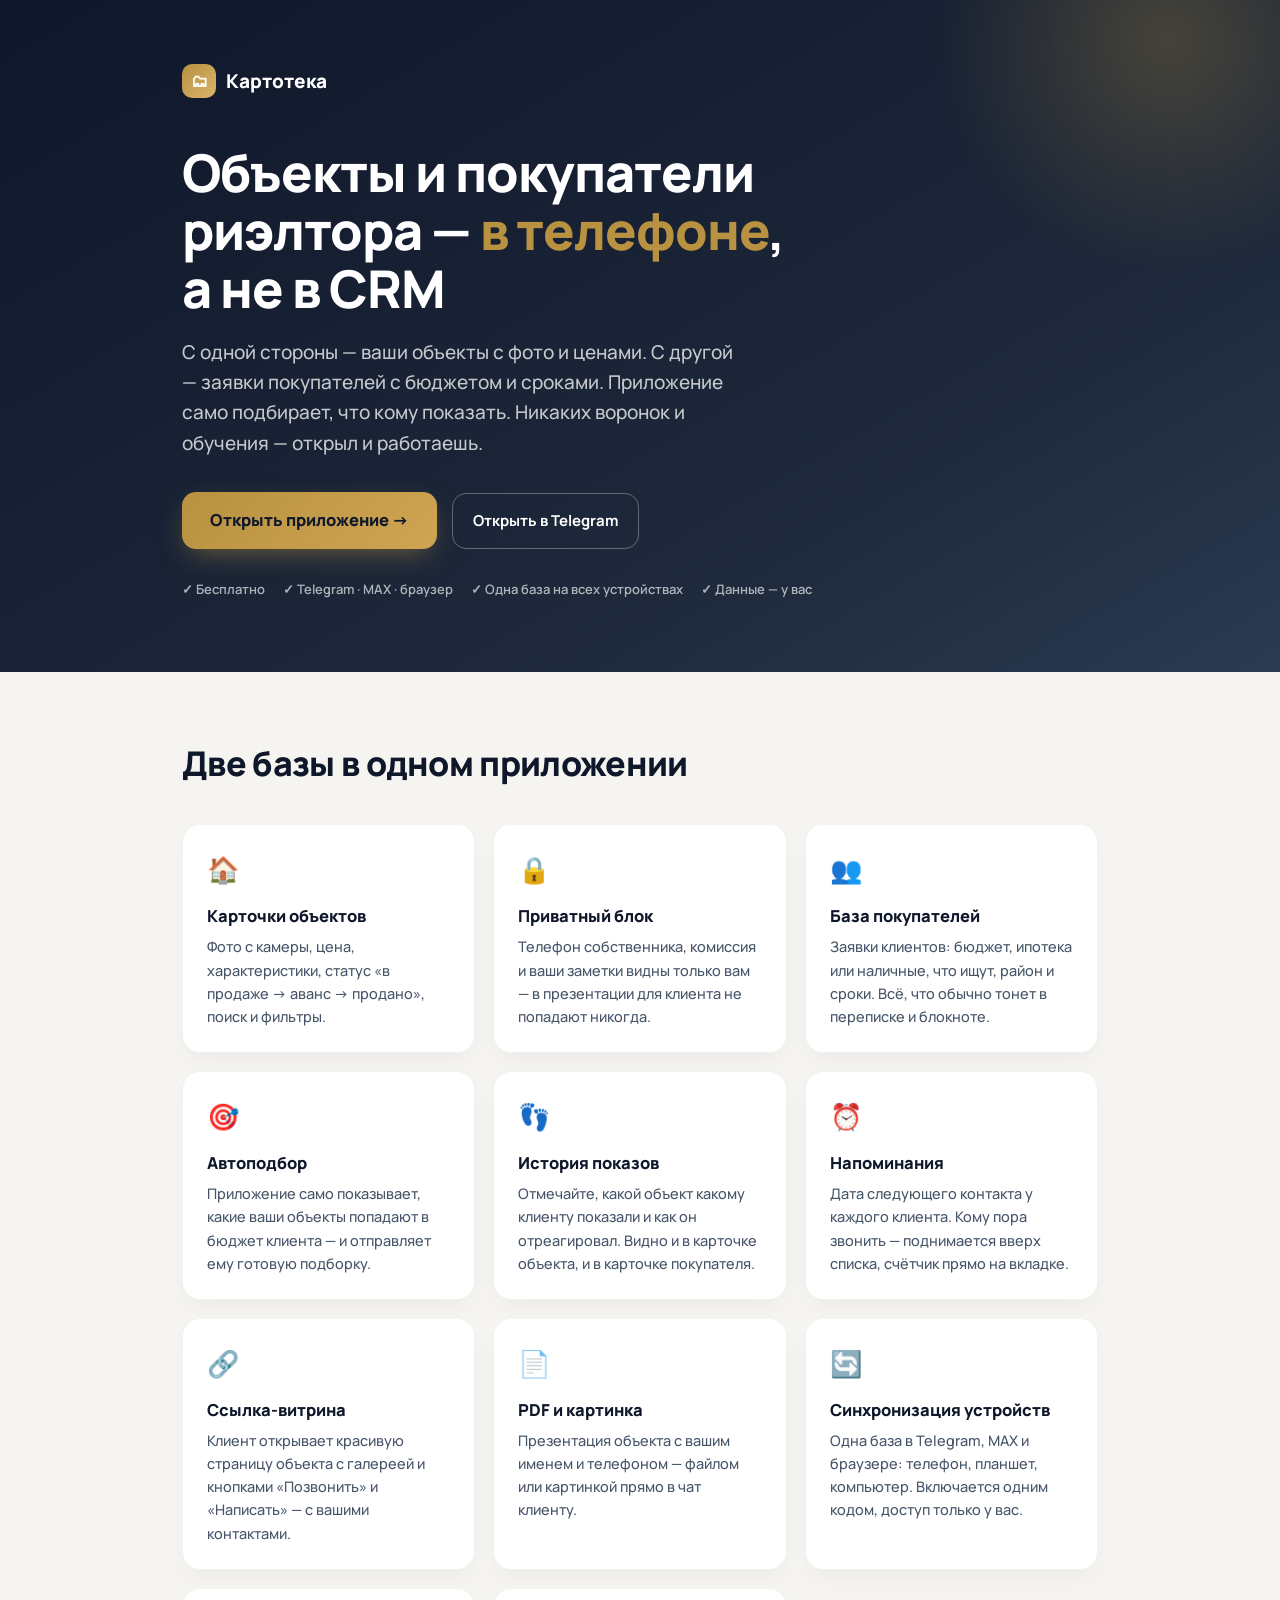
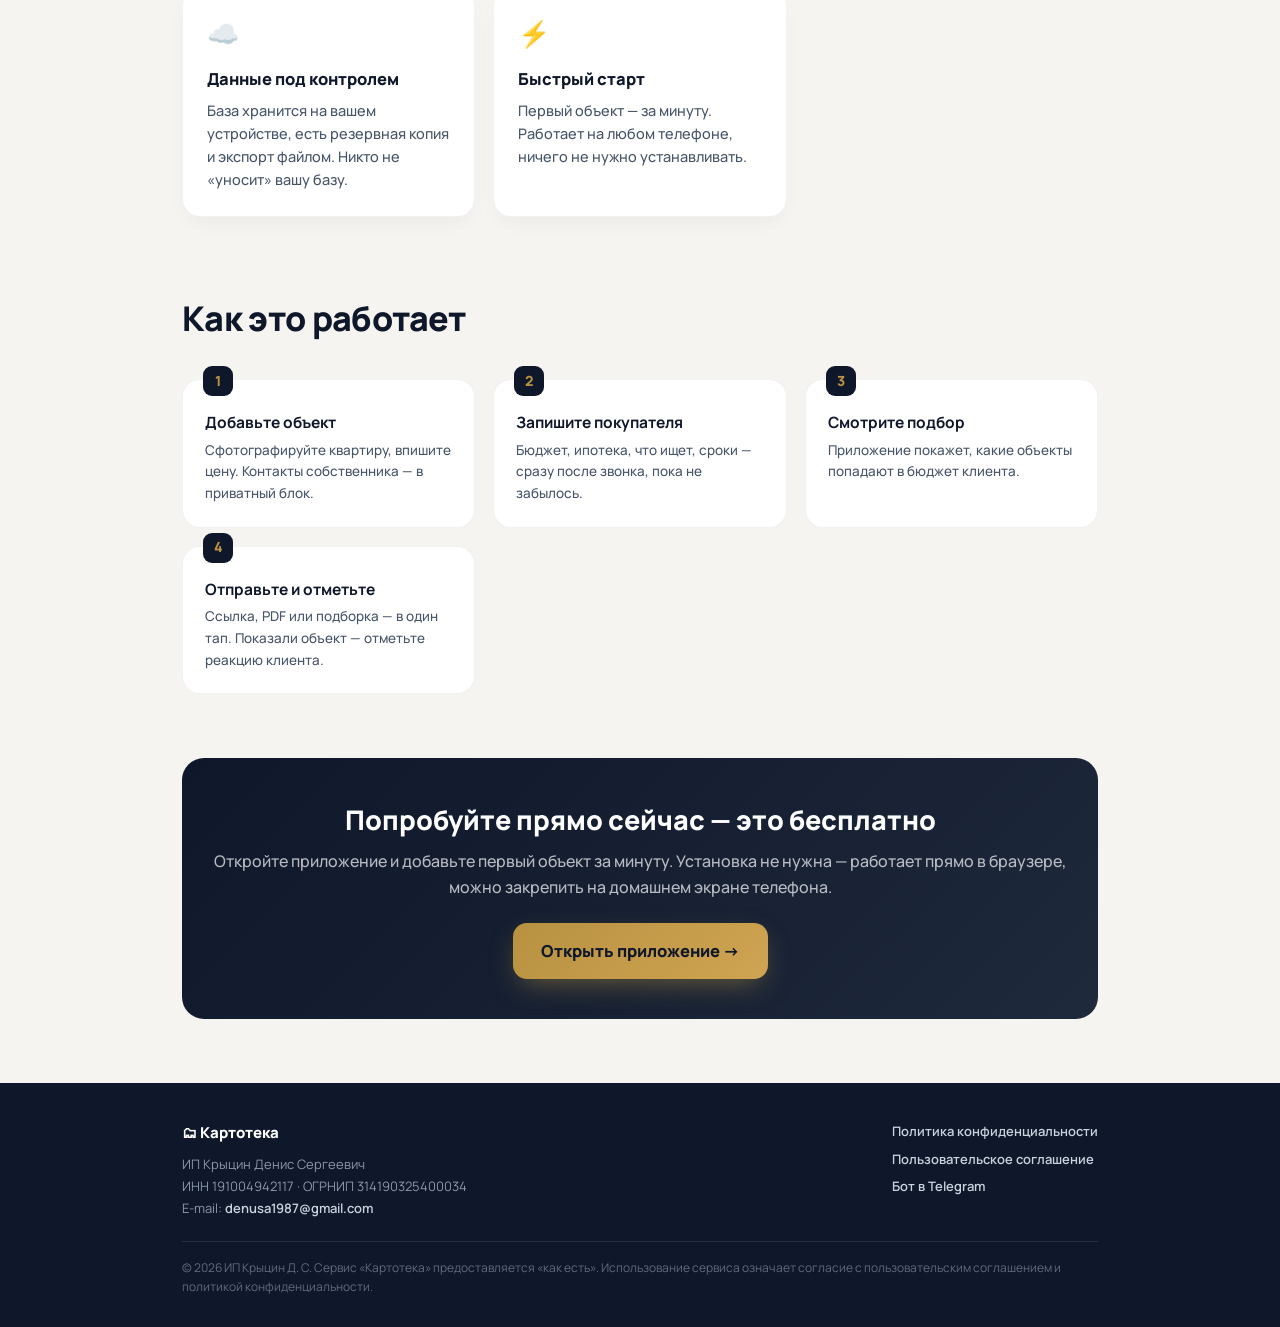
<file: index.html>
<!DOCTYPE html>
<html lang="ru">
<head>
<meta charset="UTF-8">
<meta name="viewport" content="width=device-width, initial-scale=1.0">
<title>Картотека — база объектов и покупателей риэлтора</title>
<meta name="description" content="Картотека — база объектов и покупателей для риэлтора: карточки с фото и ценами, заявки клиентов с бюджетом, автоподбор объектов, презентации в один тап. Без CRM и лишних настроек.">
<style>
@import url('https://fonts.googleapis.com/css2?family=Manrope:wght@400;500;600;700;800&display=swap');
:root{--ink:#0f172a;--soft:#475569;--mut:#64748b;--line:#e2e8f0;--gold:#b89241;--bg:#f5f4f0}
*{box-sizing:border-box;margin:0}
body{font-family:'Manrope',-apple-system,'Segoe UI',Roboto,sans-serif;background:var(--bg);color:var(--ink);line-height:1.6;-webkit-font-smoothing:antialiased}
.wrap{max-width:960px;margin:0 auto;padding:0 22px}
/* hero */
.hero{background:linear-gradient(150deg,#0f172a 0%,#1e293b 70%,#2b3b52 100%);color:#fff;padding:64px 0 72px;position:relative;overflow:hidden}
.hero::after{content:"";position:absolute;top:-30%;right:-10%;width:480px;height:480px;background:radial-gradient(circle,rgba(184,146,65,.28),transparent 68%);pointer-events:none}
.hero .wrap{position:relative;z-index:1}
.logo{display:flex;align-items:center;gap:10px;font-weight:800;font-size:19px;margin-bottom:46px}
.logo .dot{width:34px;height:34px;border-radius:10px;background:linear-gradient(135deg,var(--gold),#d9b46a);display:flex;align-items:center;justify-content:center;font-size:17px}
h1{font-size:clamp(30px,5.5vw,52px);font-weight:800;line-height:1.12;letter-spacing:-.02em;max-width:640px}
h1 em{font-style:normal;color:var(--gold)}
.sub{font-size:clamp(15px,2.2vw,19px);color:rgba(255,255,255,.75);margin:18px 0 34px;max-width:560px;font-weight:500}
.cta{display:inline-flex;align-items:center;gap:10px;background:linear-gradient(135deg,var(--gold),#cfa452);color:#0f172a;font-weight:800;font-size:16.5px;padding:15px 28px;border-radius:14px;text-decoration:none;box-shadow:0 10px 28px -8px rgba(184,146,65,.55);transition:transform .15s}
.cta:active{transform:scale(.97)}
.cta2{display:inline-flex;margin-left:12px;align-items:center;color:#fff;font-weight:700;font-size:15px;padding:15px 20px;border-radius:14px;text-decoration:none;border:1.5px solid rgba(255,255,255,.3)}
.badges{display:flex;gap:18px;margin-top:30px;flex-wrap:wrap;font-size:13px;color:rgba(255,255,255,.65);font-weight:600}
/* features */
.feat{padding:64px 0}
.feat h2, .how h2{font-size:clamp(24px,3.6vw,34px);font-weight:800;letter-spacing:-.02em;margin-bottom:34px}
.grid{display:grid;grid-template-columns:repeat(auto-fit,minmax(260px,1fr));gap:18px}
.card{background:#fff;border:1px solid rgba(0,0,0,.05);border-radius:18px;padding:24px;box-shadow:0 10px 25px -8px rgba(15,23,42,.06)}
.card .i{font-size:26px;margin-bottom:12px}
.card b{display:block;font-size:16.5px;margin-bottom:6px;font-weight:800}
.card p{color:var(--soft);font-size:14.5px;font-weight:500}
/* how */
.how{padding:10px 0 64px}
.steps{display:grid;grid-template-columns:repeat(auto-fit,minmax(220px,1fr));gap:18px;counter-reset:s}
.step{background:#fff;border-radius:18px;padding:22px;border:1px solid rgba(0,0,0,.05);position:relative;counter-increment:s}
.step::before{content:counter(s);position:absolute;top:-14px;left:20px;width:30px;height:30px;background:var(--ink);color:var(--gold);border-radius:9px;display:flex;align-items:center;justify-content:center;font-weight:800;font-size:14px}
.step b{display:block;margin:8px 0 5px;font-size:15.5px}
.step p{color:var(--soft);font-size:13.5px;font-weight:500}
/* cta band */
.band{background:linear-gradient(135deg,#0f172a,#1e293b);border-radius:22px;color:#fff;padding:40px 30px;text-align:center;margin-bottom:64px}
.band h3{font-size:clamp(20px,3vw,27px);font-weight:800;margin-bottom:8px}
.band p{color:rgba(255,255,255,.7);margin-bottom:22px;font-weight:500}
/* footer */
footer{background:#0f172a;color:#8b98a9;padding:38px 0 30px;font-size:13px}
footer .cols{display:flex;justify-content:space-between;gap:24px;flex-wrap:wrap;margin-bottom:22px}
footer a{color:#c9d3de;text-decoration:none;display:block;margin-bottom:7px;font-weight:600}
footer a:hover{color:var(--gold)}
footer .req{line-height:1.7}
footer .brand{color:#fff;font-weight:800;font-size:15px;margin-bottom:8px}
footer .fine{border-top:1px solid rgba(255,255,255,.1);padding-top:16px;font-size:12px;color:#5f6c7d}
@media(max-width:600px){.cta2{margin:12px 0 0}}
</style>
</head>
<body>

<section class="hero">
  <div class="wrap">
    <div class="logo"><span class="dot">🗂</span> Картотека</div>
    <h1>Объекты и покупатели риэлтора — <em>в телефоне</em>, а не в CRM</h1>
    <p class="sub">С одной стороны — ваши объекты с фото и ценами. С другой — заявки покупателей с бюджетом и сроками. Приложение само подбирает, что кому показать. Никаких воронок и обучения — открыл и работаешь.</p>
    <a class="cta" href="app/">Открыть приложение →</a>
    <a class="cta2" href="https://t.me/rieltor2026bot">Открыть в Telegram</a>
    <div class="badges"><span>✓ Бесплатно</span><span>✓ Telegram · MAX · браузер</span><span>✓ Одна база на всех устройствах</span><span>✓ Данные — у вас</span></div>
  </div>
</section>

<section class="feat">
  <div class="wrap">
    <h2>Две базы в одном приложении</h2>
    <div class="grid">
      <div class="card"><div class="i">🏠</div><b>Карточки объектов</b><p>Фото с камеры, цена, характеристики, статус «в продаже → аванс → продано», поиск и фильтры.</p></div>
      <div class="card"><div class="i">🔒</div><b>Приватный блок</b><p>Телефон собственника, комиссия и ваши заметки видны только вам — в презентации для клиента не попадают никогда.</p></div>
      <div class="card"><div class="i">👥</div><b>База покупателей</b><p>Заявки клиентов: бюджет, ипотека или наличные, что ищут, район и сроки. Всё, что обычно тонет в переписке и блокноте.</p></div>
      <div class="card"><div class="i">🎯</div><b>Автоподбор</b><p>Приложение само показывает, какие ваши объекты попадают в бюджет клиента — и отправляет ему готовую подборку.</p></div>
      <div class="card"><div class="i">👣</div><b>История показов</b><p>Отмечайте, какой объект какому клиенту показали и как он отреагировал. Видно и в карточке объекта, и в карточке покупателя.</p></div>
      <div class="card"><div class="i">⏰</div><b>Напоминания</b><p>Дата следующего контакта у каждого клиента. Кому пора звонить — поднимается вверх списка, счётчик прямо на вкладке.</p></div>
      <div class="card"><div class="i">🔗</div><b>Ссылка-витрина</b><p>Клиент открывает красивую страницу объекта с галереей и кнопками «Позвонить» и «Написать» — с вашими контактами.</p></div>
      <div class="card"><div class="i">📄</div><b>PDF и картинка</b><p>Презентация объекта с вашим именем и телефоном — файлом или картинкой прямо в чат клиенту.</p></div>
      <div class="card"><div class="i">🔄</div><b>Синхронизация устройств</b><p>Одна база в Telegram, MAX и браузере: телефон, планшет, компьютер. Включается одним кодом, доступ только у вас.</p></div>
      <div class="card"><div class="i">☁️</div><b>Данные под контролем</b><p>База хранится на вашем устройстве, есть резервная копия и экспорт файлом. Никто не «уносит» вашу базу.</p></div>
      <div class="card"><div class="i">⚡</div><b>Быстрый старт</b><p>Первый объект — за минуту. Работает на любом телефоне, ничего не нужно устанавливать.</p></div>
    </div>
  </div>
</section>

<section class="how">
  <div class="wrap">
    <h2>Как это работает</h2>
    <div class="steps">
      <div class="step"><b>Добавьте объект</b><p>Сфотографируйте квартиру, впишите цену. Контакты собственника — в приватный блок.</p></div>
      <div class="step"><b>Запишите покупателя</b><p>Бюджет, ипотека, что ищет, сроки — сразу после звонка, пока не забылось.</p></div>
      <div class="step"><b>Смотрите подбор</b><p>Приложение покажет, какие объекты попадают в бюджет клиента.</p></div>
      <div class="step"><b>Отправьте и отметьте</b><p>Ссылка, PDF или подборка — в один тап. Показали объект — отметьте реакцию клиента.</p></div>
    </div>
  </div>
</section>

<div class="wrap">
  <div class="band">
    <h3>Попробуйте прямо сейчас — это бесплатно</h3>
    <p>Откройте приложение и добавьте первый объект за минуту. Установка не нужна — работает прямо в браузере, можно закрепить на домашнем экране телефона.</p>
    <a class="cta" href="app/">Открыть приложение →</a>
  </div>
</div>

<footer>
  <div class="wrap">
    <div class="cols">
      <div>
        <div class="brand">🗂 Картотека</div>
        <div class="req">
          ИП Крыцин Денис Сергеевич<br>
          ИНН 191004942117 · ОГРНИП 314190325400034<br>
          E-mail: <a href="mailto:denusa1987@gmail.com" style="display:inline">denusa1987@gmail.com</a>
        </div>
      </div>
      <div>
        <a href="privacy.html">Политика конфиденциальности</a>
        <a href="terms.html">Пользовательское соглашение</a>
        <a href="https://t.me/rieltor2026bot">Бот в Telegram</a>
      </div>
    </div>
    <div class="fine">© 2026 ИП Крыцин Д. С. Сервис «Картотека» предоставляется «как есть». Использование сервиса означает согласие с пользовательским соглашением и политикой конфиденциальности.</div>
  </div>
</footer>

</body>
</html>
</file>
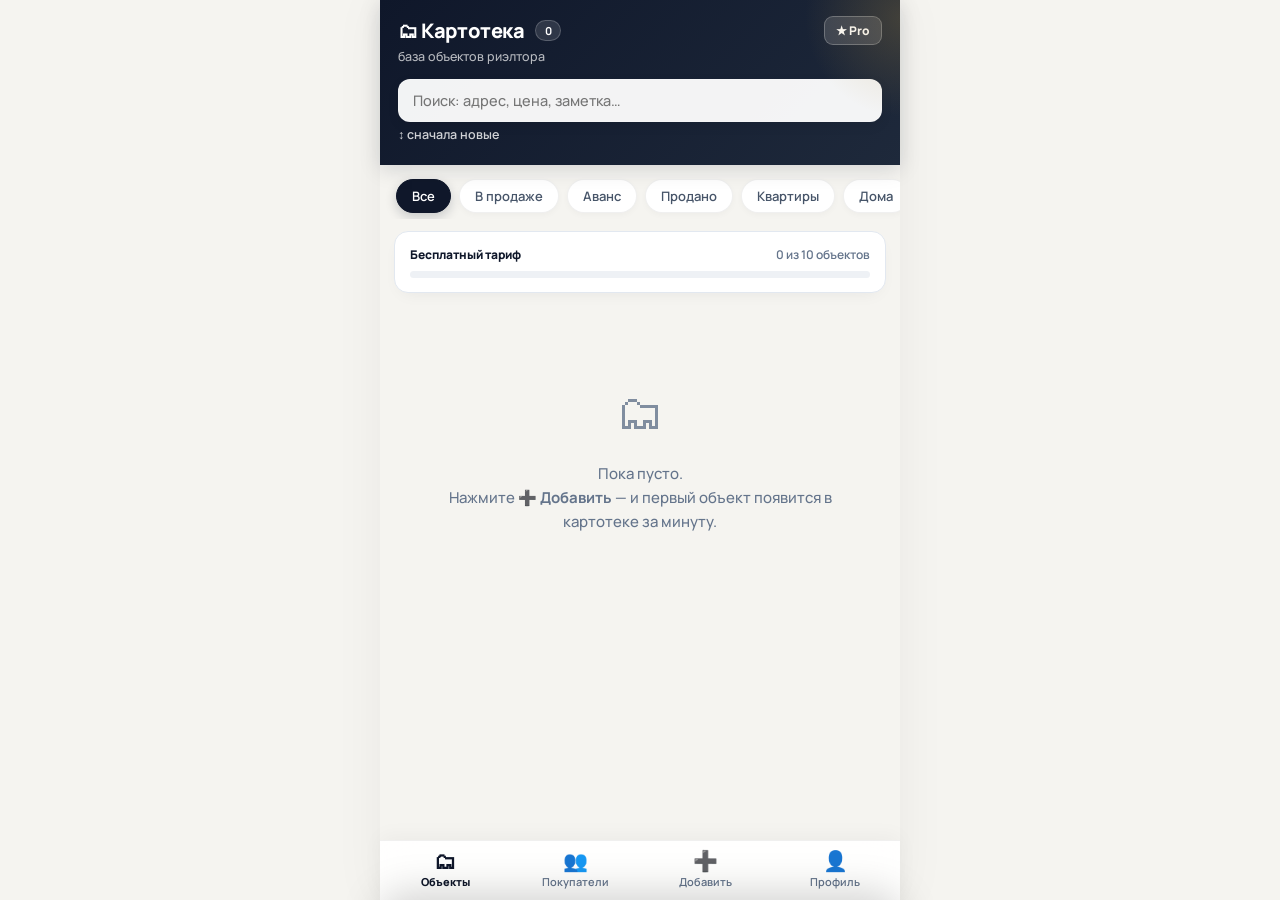
<file: app/index.html>
<!DOCTYPE html>
<html lang="ru">
<head>
<meta charset="UTF-8">
<meta name="viewport" content="width=device-width, initial-scale=1.0, maximum-scale=1.0, user-scalable=no">
<title>Картотека — база объектов риэлтора</title>
<script src="https://telegram.org/js/telegram-web-app.js"></script>
<link rel="manifest" href="manifest.json">
<meta name="theme-color" content="#0f172a">
<meta name="apple-mobile-web-app-capable" content="yes">
<meta name="apple-mobile-web-app-status-bar-style" content="black-translucent">
<link rel="apple-touch-icon" href="icon-192.png">
<style>
@import url('https://fonts.googleapis.com/css2?family=Manrope:wght@400;500;600;700;800&display=swap');

:root {
  --bg: #f5f4f0;
  --card: #ffffff;
  --ink: #0f172a;
  --soft: #475569;
  --mut: #64748b;
  --line: #e2e8f0;
  --acc: #0f172a;
  --gold: #b89241;
  --gold-light: rgba(184, 146, 65, 0.12);
  --green: #059669;
  --amber: #d97706;
  --red: #dc2626;
  --priv: #fcfbf7;
}

* {
  box-sizing: border-box;
  -webkit-tap-highlight-color: transparent;
}

html, body {
  margin: 0;
  min-height: 100%;
  background: var(--bg);
  color: var(--ink);
  font-family: 'Manrope', -apple-system, BlinkMacSystemFont, 'Segoe UI', Roboto, sans-serif;
  -webkit-font-smoothing: antialiased;
  -moz-osx-font-smoothing: grayscale;
}

#app {
  max-width: 520px;
  margin: 0 auto;
  min-height: 100vh;
  display: flex;
  flex-direction: column;
  background: var(--bg);
  position: relative;
  box-shadow: 0 0 50px rgba(0, 0, 0, 0.05);
}

/* ================= HEADERS ================= */
.hd {
  background: linear-gradient(135deg, #0f172a 0%, #1e293b 100%);
  color: #fff;
  padding: 16px 18px 18px;
  position: sticky;
  top: 0;
  z-index: 20;
  box-shadow: 0 4px 20px rgba(15, 23, 42, 0.15);
  overflow: hidden;
}

.hd::after, .dhead::after {
  content: "";
  position: absolute;
  top: -50%;
  right: -20%;
  width: 200px;
  height: 200px;
  background: radial-gradient(circle, rgba(184, 146, 65, 0.25) 0%, rgba(255, 255, 255, 0) 70%);
  pointer-events: none;
  border-radius: 50%;
}

.hd .t1 {
  font-size: 20px;
  font-weight: 800;
  display: flex;
  align-items: center;
  gap: 10px;
  letter-spacing: -0.02em;
}

.hd .t2 {
  font-size: 12.5px;
  color: rgba(255, 255, 255, 0.7);
  margin-top: 3px;
  font-weight: 500;
}

.hd .cnt {
  font-size: 11px;
  background: rgba(255, 255, 255, 0.12);
  border: 1px solid rgba(255, 255, 255, 0.2);
  backdrop-filter: blur(8px);
  border-radius: 12px;
  padding: 2px 9px;
  font-weight: 700;
  color: #fff;
}

.searchrow {
  margin-top: 14px;
}

#search {
  width: 100%;
  border: 1px solid rgba(255, 255, 255, 0.15);
  border-radius: 12px;
  padding: 11px 14px;
  font-size: 14.5px;
  background: rgba(255, 255, 255, 0.95);
  outline: none;
  color: var(--ink);
  font-family: inherit;
  font-weight: 500;
  box-shadow: 0 4px 12px rgba(0, 0, 0, 0.08);
  transition: all 0.2s ease;
}

#search:focus {
  background: #ffffff;
  box-shadow: 0 0 0 3px rgba(184, 146, 65, 0.3);
}

.dhead {
  background: linear-gradient(135deg, #0f172a 0%, #1e293b 100%);
  color: #fff;
  padding: 14px 16px;
  display: flex;
  align-items: center;
  gap: 12px;
  position: sticky;
  top: 0;
  z-index: 20;
  box-shadow: 0 4px 20px rgba(15, 23, 42, 0.15);
  overflow: hidden;
}

.dhead button {
  background: rgba(255, 255, 255, 0.1);
  border: 1px solid rgba(255, 255, 255, 0.15);
  color: #fff;
  font-size: 20px;
  width: 34px;
  height: 34px;
  border-radius: 10px;
  display: flex;
  align-items: center;
  justify-content: center;
  cursor: pointer;
  transition: transform 0.15s ease, background 0.15s ease;
  line-height: 1;
}

.dhead button:active {
  transform: scale(0.92);
  background: rgba(255, 255, 255, 0.2);
}

.dhead .dt {
  font-size: 16px;
  font-weight: 700;
  flex: 1;
  line-height: 1.25;
  white-space: nowrap;
  overflow: hidden;
  text-overflow: ellipsis;
  letter-spacing: -0.01em;
}

.dhead .hbtn {
  font-size: 13px;
  background: rgba(255, 255, 255, 0.12);
  border: 1px solid rgba(255, 255, 255, 0.2);
  backdrop-filter: blur(8px);
  border-radius: 10px;
  padding: 6px 12px;
  font-weight: 600;
}

/* ================= CHIPS ================= */
.chips {
  display: flex;
  gap: 8px;
  padding: 14px 16px 6px;
  overflow-x: auto;
  scrollbar-width: none;
}

.chips::-webkit-scrollbar {
  display: none;
}

.chip {
  flex: 0 0 auto;
  border: 1px solid rgba(0, 0, 0, 0.06);
  background: #ffffff;
  border-radius: 20px;
  padding: 7px 15px;
  font-size: 13px;
  font-weight: 600;
  color: var(--soft);
  cursor: pointer;
  user-select: none;
  box-shadow: 0 2px 6px rgba(0, 0, 0, 0.03);
  transition: all 0.2s cubic-bezier(0.16, 1, 0.3, 1);
}

.chip:active {
  transform: scale(0.95);
}

.chip.on {
  background: var(--ink);
  border-color: var(--ink);
  color: #ffffff;
  box-shadow: 0 4px 12px rgba(15, 23, 42, 0.2);
}

/* ================= LIST & CARDS ================= */
#list {
  padding: 10px 16px 100px;
  flex: 1;
}

.obj {
  background: var(--card);
  border-radius: 18px;
  margin-bottom: 16px;
  overflow: hidden;
  cursor: pointer;
  border: 1px solid rgba(0, 0, 0, 0.04);
  box-shadow: 0 10px 25px -5px rgba(15, 23, 42, 0.05), 0 8px 10px -6px rgba(15, 23, 42, 0.03);
  transition: all 0.25s cubic-bezier(0.16, 1, 0.3, 1);
}

.obj:active {
  transform: scale(0.985);
  box-shadow: 0 4px 12px rgba(15, 23, 42, 0.06);
}

.ph {
  height: 195px;
  position: relative;
  background: #e2e8f0;
  display: flex;
  align-items: center;
  justify-content: center;
  overflow: hidden;
}

.ph img {
  width: 100%;
  height: 100%;
  object-fit: cover;
  transition: transform 0.4s ease;
}

.obj:hover .ph img {
  transform: scale(1.03);
}

.ph .noph {
  color: #94a3b8;
  font-size: 40px;
}

.badge {
  position: absolute;
  top: 12px;
  left: 12px;
  font-size: 11px;
  font-weight: 800;
  color: #fff;
  padding: 5px 11px;
  border-radius: 10px;
  text-transform: uppercase;
  letter-spacing: 0.04em;
  box-shadow: 0 4px 10px rgba(0, 0, 0, 0.15);
  backdrop-filter: blur(4px);
}

.b-sale {
  background: linear-gradient(135deg, #059669, #10b981);
}

.b-avans {
  background: linear-gradient(135deg, #d97706, #f59e0b);
}

.b-sold {
  background: linear-gradient(135deg, #475569, #64748b);
}

.nph {
  position: absolute;
  top: 12px;
  right: 12px;
  background: rgba(15, 23, 42, 0.65);
  backdrop-filter: blur(8px);
  color: #fff;
  font-size: 11px;
  font-weight: 700;
  padding: 4px 9px;
  border-radius: 8px;
  border: 1px solid rgba(255, 255, 255, 0.15);
}

.obj .body {
  padding: 14px 16px 16px;
}

.price {
  font-size: 20px;
  font-weight: 800;
  color: var(--ink);
  letter-spacing: -0.02em;
}

.title {
  font-size: 14px;
  color: var(--soft);
  margin-top: 3px;
  font-weight: 500;
  line-height: 1.35;
}

.meta {
  display: flex;
  gap: 6px;
  margin-top: 10px;
  font-size: 12px;
  color: var(--mut);
  flex-wrap: wrap;
}

.meta span {
  background: #f1f5f9;
  color: #334155;
  border-radius: 6px;
  padding: 3px 9px;
  font-weight: 600;
  border: 1px solid rgba(0, 0, 0, 0.03);
}

.empty {
  text-align: center;
  color: var(--mut);
  padding: 70px 24px;
  font-size: 15px;
  line-height: 1.6;
  font-weight: 500;
}

.empty .big {
  font-size: 48px;
  margin-bottom: 12px;
  opacity: 0.8;
}

/* ================= SCREENS ================= */
.screen {
  display: none;
}

.screen.on {
  display: block;
}

#list-screen.on {
  display: block;
}

/* ================= DETAIL SCREEN ================= */
.gal {
  position: relative;
  height: 290px;
  background: #0f172a;
  overflow: hidden;
}

.gal .track {
  display: flex;
  height: 100%;
  transition: transform 0.35s cubic-bezier(0.16, 1, 0.3, 1);
}

.gal .slide {
  flex: 0 0 100%;
}

.gal img {
  width: 100%;
  height: 100%;
  object-fit: cover;
}

.dots {
  position: absolute;
  bottom: 12px;
  left: 0;
  right: 0;
  display: flex;
  justify-content: center;
  gap: 6px;
  z-index: 5;
}

.dot {
  width: 6px;
  height: 6px;
  border-radius: 50%;
  background: rgba(255, 255, 255, 0.4);
  transition: all 0.25s ease;
}

.dot.on {
  background: #ffffff;
  width: 18px;
  border-radius: 10px;
}

.gnav {
  position: absolute;
  top: 0;
  bottom: 0;
  width: 30%;
  z-index: 4;
}

.gprev { left: 0; }
.gnext { right: 0; }

.dbody {
  padding: 18px 16px 100px;
}

.dprice {
  font-size: 28px;
  font-weight: 800;
  color: var(--ink);
  letter-spacing: -0.03em;
}

.daddr {
  color: var(--soft);
  font-size: 15px;
  margin-top: 4px;
  font-weight: 500;
}

.statusrow {
  display: flex;
  gap: 8px;
  margin: 16px 0 6px;
}

.st {
  flex: 1;
  text-align: center;
  font-size: 13px;
  font-weight: 700;
  padding: 10px 4px;
  border-radius: 12px;
  border: 1.5px solid var(--line);
  color: var(--mut);
  cursor: pointer;
  background: #ffffff;
  transition: all 0.2s ease;
  box-shadow: 0 2px 4px rgba(0, 0, 0, 0.02);
}

.st:active {
  transform: scale(0.96);
}

.st.on-sale {
  border-color: var(--green);
  color: #047857;
  background: #ecfdf5;
}

.st.on-avans {
  border-color: var(--amber);
  color: #b45309;
  background: #fffbeb;
}

.st.on-sold {
  border-color: var(--mut);
  color: var(--soft);
  background: #f8fafc;
}

.sect {
  background: #ffffff;
  border-radius: 16px;
  padding: 16px;
  margin-top: 14px;
  border: 1px solid rgba(0, 0, 0, 0.04);
  box-shadow: 0 4px 12px rgba(15, 23, 42, 0.03);
}

.sect h3 {
  margin: 0 0 12px;
  font-size: 11px;
  text-transform: uppercase;
  letter-spacing: 0.08em;
  color: var(--mut);
  font-weight: 800;
}

.kv {
  display: grid;
  grid-template-columns: 1fr 1fr;
  gap: 10px 16px;
  font-size: 14.5px;
  color: var(--ink);
  font-weight: 600;
}

.kv div b {
  display: block;
  font-size: 11.5px;
  color: var(--mut);
  font-weight: 600;
  margin-bottom: 2px;
  text-transform: uppercase;
  letter-spacing: 0.02em;
}

.notes {
  font-size: 14.5px;
  color: var(--soft);
  line-height: 1.55;
  white-space: pre-wrap;
  font-weight: 500;
}

.priv {
  background: var(--priv);
  border: 1px solid rgba(184, 146, 65, 0.3);
  box-shadow: 0 4px 15px rgba(184, 146, 65, 0.06);
}

.priv h3 {
  color: var(--gold);
}

.priv .hint {
  font-size: 12px;
  color: #96742e;
  margin-top: 10px;
  font-weight: 500;
  border-top: 1px dashed rgba(184, 146, 65, 0.2);
  padding-top: 8px;
}

.actions {
  display: flex;
  gap: 10px;
  margin-top: 18px;
}

.abtn {
  flex: 1;
  border: 0;
  border-radius: 14px;
  padding: 14px 10px;
  font-size: 14.5px;
  font-weight: 700;
  cursor: pointer;
  display: flex;
  flex-direction: column;
  align-items: center;
  gap: 3px;
  font-family: inherit;
  transition: all 0.2s cubic-bezier(0.16, 1, 0.3, 1);
}

.abtn:active {
  transform: scale(0.96);
}

.abtn small {
  font-weight: 500;
  font-size: 11px;
  opacity: 0.8;
}

.a1 {
  background: linear-gradient(135deg, #0f172a 0%, #1e293b 100%);
  color: #ffffff;
  box-shadow: 0 4px 14px rgba(15, 23, 42, 0.2);
}

.a2 {
  background: #ffffff;
  color: var(--ink);
  border: 1.5px solid var(--line);
  box-shadow: 0 2px 6px rgba(0, 0, 0, 0.03);
}

.a3 {
  background: #ffffff;
  color: var(--red);
  border: 1.5px solid #fecaca;
  margin-top: 12px;
  width: 100%;
  border-radius: 14px;
  padding: 13px;
  font-size: 14px;
  font-weight: 700;
  cursor: pointer;
  font-family: inherit;
  transition: all 0.2s ease;
}

.a3:active {
  transform: scale(0.97);
  background: #fef2f2;
}

/* ================= FORM ================= */
.form {
  padding: 16px 16px 100px;
}

.form label {
  display: block;
  font-size: 12.5px;
  color: var(--soft);
  margin: 16px 0 6px;
  font-weight: 700;
  text-transform: uppercase;
  letter-spacing: 0.03em;
}

.form input, .form textarea, .form select {
  width: 100%;
  border: 1.5px solid var(--line);
  border-radius: 12px;
  padding: 12px 14px;
  font-size: 15px;
  background: #ffffff;
  outline: none;
  font-family: inherit;
  color: var(--ink);
  font-weight: 500;
  transition: border-color 0.2s ease, box-shadow 0.2s ease;
}

.form input:focus, .form textarea:focus, .form select:focus {
  border-color: var(--ink);
  box-shadow: 0 0 0 3px rgba(15, 23, 42, 0.08);
}

.form textarea {
  resize: vertical;
}

.row2 {
  display: flex;
  gap: 10px;
}

.row2 > div {
  flex: 1;
}

.fbtn {
  width: 100%;
  margin-top: 22px;
  background: linear-gradient(135deg, #0f172a 0%, #1e293b 100%);
  color: #ffffff;
  border: 0;
  border-radius: 14px;
  padding: 15px;
  font-size: 16px;
  font-weight: 800;
  cursor: pointer;
  font-family: inherit;
  box-shadow: 0 4px 14px rgba(15, 23, 42, 0.2);
  transition: transform 0.2s ease;
}

.fbtn:active {
  transform: scale(0.97);
}

.photogrid {
  display: grid;
  grid-template-columns: repeat(4, 1fr);
  gap: 8px;
  margin-top: 8px;
}

.pcell {
  position: relative;
  aspect-ratio: 1;
  border-radius: 12px;
  overflow: hidden;
  background: #e2e8f0;
  box-shadow: 0 2px 6px rgba(0, 0, 0, 0.05);
}

.pcell img {
  width: 100%;
  height: 100%;
  object-fit: cover;
}

.pcell .del {
  position: absolute;
  top: 4px;
  right: 4px;
  background: rgba(15, 23, 42, 0.7);
  backdrop-filter: blur(4px);
  color: #fff;
  border: 0;
  border-radius: 50%;
  width: 22px;
  height: 22px;
  font-size: 11px;
  cursor: pointer;
  display: flex;
  align-items: center;
  justify-content: center;
}

.paddbtn {
  aspect-ratio: 1;
  border: 2px dashed var(--line);
  border-radius: 12px;
  background: #ffffff;
  color: var(--mut);
  font-size: 22px;
  cursor: pointer;
  transition: all 0.2s ease;
  display: flex;
  align-items: center;
  justify-content: center;
}

.paddbtn:active {
  background: #f8fafc;
  border-color: var(--mut);
}

.featrow {
  display: flex;
  gap: 8px;
  margin-bottom: 8px;
}

.featrow input {
  flex: 1;
}

.featrow button {
  border: 0;
  background: #fef2f2;
  color: var(--red);
  border-radius: 10px;
  width: 42px;
  cursor: pointer;
  font-size: 16px;
  font-weight: 700;
}

.addfeat {
  border: 1.5px dashed var(--line);
  background: #ffffff;
  color: var(--ink);
  border-radius: 12px;
  padding: 11px;
  width: 100%;
  font-size: 13.5px;
  font-weight: 700;
  cursor: pointer;
  font-family: inherit;
  transition: background 0.2s ease;
}

.addfeat:active {
  background: #f8fafc;
}

/* ================= NAVIGATION ================= */
#nav {
  position: fixed;
  bottom: 0;
  left: 50%;
  transform: translateX(-50%);
  width: 100%;
  max-width: 520px;
  background: rgba(255, 255, 255, 0.92);
  backdrop-filter: blur(16px) saturate(180%);
  border-top: 1px solid rgba(0, 0, 0, 0.06);
  display: flex;
  z-index: 30;
  padding-bottom: env(safe-area-inset-bottom);
  box-shadow: 0 -4px 20px rgba(0, 0, 0, 0.04);
}

#nav button {
  flex: 1;
  border: 0;
  background: none;
  padding: 10px 0 11px;
  font-size: 11px;
  color: var(--mut);
  cursor: pointer;
  display: flex;
  flex-direction: column;
  align-items: center;
  gap: 3px;
  font-family: inherit;
  font-weight: 600;
  transition: all 0.2s ease;
}

#nav button .ic {
  font-size: 20px;
  line-height: 1;
  transition: transform 0.2s ease;
}

#nav button:active .ic {
  transform: scale(0.88);
}

#nav button.on {
  color: var(--ink);
  font-weight: 800;
}

#nav button.on .ic {
  transform: scale(1.1);
}

/* ================= TOAST & SHEET ================= */
#toast {
  position: fixed;
  bottom: 84px;
  left: 50%;
  transform: translateX(-50%) translateY(10px);
  background: rgba(15, 23, 42, 0.92);
  backdrop-filter: blur(12px);
  color: #fff;
  font-size: 13.5px;
  font-weight: 600;
  padding: 11px 20px;
  border-radius: 20px;
  opacity: 0;
  transition: all 0.25s cubic-bezier(0.16, 1, 0.3, 1);
  z-index: 70;
  pointer-events: none;
  white-space: nowrap;
  max-width: 90vw;
  overflow: hidden;
  text-overflow: ellipsis;
  box-shadow: 0 10px 25px rgba(0, 0, 0, 0.2);
  border: 1px solid rgba(255, 255, 255, 0.1);
}

#toast.show {
  opacity: 1;
  transform: translateX(-50%) translateY(0);
}

#sheetbg {
  position: fixed;
  inset: 0;
  background: rgba(15, 23, 42, 0.6);
  backdrop-filter: blur(4px);
  z-index: 50;
  display: none;
  transition: opacity 0.3s ease;
}

#sheetbg.on {
  display: block;
}

#sheet {
  position: fixed;
  bottom: 0;
  left: 50%;
  transform: translateX(-50%) translateY(105%);
  width: 100%;
  max-width: 520px;
  background: #ffffff;
  border-radius: 24px 24px 0 0;
  z-index: 55;
  transition: transform 0.32s cubic-bezier(0.16, 1, 0.3, 1);
  padding: 12px 20px calc(24px + env(safe-area-inset-bottom));
  box-shadow: 0 -10px 40px rgba(0, 0, 0, 0.18);
}

#sheet::before {
  content: "";
  display: block;
  width: 38px;
  height: 4px;
  background: #cbd5e1;
  border-radius: 2px;
  margin: 0 auto 16px;
}

#sheet.on {
  transform: translateX(-50%) translateY(0);
}

#sheet h3 {
  margin: 0 0 4px;
  font-size: 18px;
  font-weight: 800;
  color: var(--ink);
  letter-spacing: -0.02em;
}

#sheet p {
  margin: 0 0 16px;
  color: var(--soft);
  font-size: 13.5px;
  font-weight: 500;
}

.shopt {
  display: flex;
  align-items: center;
  gap: 14px;
  padding: 14px 14px;
  border-radius: 14px;
  cursor: pointer;
  border: 1px solid var(--line);
  margin-bottom: 10px;
  background: #ffffff;
  transition: all 0.2s ease;
  box-shadow: 0 2px 6px rgba(0, 0, 0, 0.02);
}

.shopt:active {
  background: #f8fafc;
  transform: scale(0.98);
}

.shopt .i {
  font-size: 24px;
}

.shopt b {
  font-size: 15px;
  display: block;
  color: var(--ink);
  font-weight: 700;
}

.shopt small {
  color: var(--mut);
  font-size: 12px;
  font-weight: 500;
}


/* ================= BUYERS ================= */
.buy{background:var(--card);border-radius:18px;margin-bottom:14px;cursor:pointer;border:1px solid rgba(0,0,0,.04);
  box-shadow:0 10px 25px -5px rgba(15,23,42,.05);padding:16px 17px;transition:all .25s cubic-bezier(.16,1,.3,1)}
.buy:active{transform:scale(.985)}
.buy .bt{display:flex;align-items:baseline;gap:9px;margin-bottom:3px}
.buy .bn{font-size:16.5px;font-weight:800;letter-spacing:-.01em}
.buy .bs{font-size:10.5px;font-weight:800;padding:3px 9px;border-radius:8px;text-transform:uppercase;letter-spacing:.04em;color:#fff;margin-left:auto}
.s-new{background:linear-gradient(135deg,#2563eb,#3b82f6)}
.s-show{background:linear-gradient(135deg,#d97706,#f59e0b)}
.s-deal{background:linear-gradient(135deg,#059669,#10b981)}
.s-off{background:linear-gradient(135deg,#475569,#64748b)}
.buy .bbud{font-size:19px;font-weight:800;margin:6px 0 2px;letter-spacing:-.02em}
.buy .bw{color:var(--soft);font-size:13.5px;font-weight:500;line-height:1.4}
.buy .bmeta{display:flex;gap:6px;margin-top:10px;flex-wrap:wrap;font-size:11.5px}
.buy .bmeta span{background:#f1f5f9;color:#334155;border-radius:6px;padding:3px 9px;font-weight:600;border:1px solid rgba(0,0,0,.03)}
.mtag{display:inline-block;background:var(--gold-light,#f6efe1);color:#8a6a24;border:1px solid rgba(184,146,65,.3);
  border-radius:8px;padding:3px 10px;font-size:11.5px;font-weight:700;margin-top:8px}
.matchcard{display:flex;gap:12px;align-items:center;padding:11px;border:1px solid var(--line);border-radius:13px;margin-bottom:9px;background:#fff;cursor:pointer}
.matchcard img{width:64px;height:52px;object-fit:cover;border-radius:9px;flex:0 0 auto}
.matchcard .mph{width:64px;height:52px;border-radius:9px;background:#e2e8f0;display:flex;align-items:center;justify-content:center;font-size:20px;flex:0 0 auto}
.matchcard .mi{flex:1;min-width:0}
.matchcard .mp{font-weight:800;font-size:15px}
.matchcard .ma{color:var(--mut);font-size:12.5px;font-weight:500;white-space:nowrap;overflow:hidden;text-overflow:ellipsis}

/* ================= SHOWS / REMINDERS / STATS ================= */
.showrow{display:flex;gap:11px;align-items:center;padding:10px 11px;border:1px solid var(--line);border-radius:12px;margin-bottom:8px;background:#fff}
.showrow .si{flex:1;min-width:0}
.showrow .st1{font-weight:700;font-size:14px;white-space:nowrap;overflow:hidden;text-overflow:ellipsis}
.showrow .st2{color:var(--mut);font-size:12px;font-weight:500;margin-top:1px}
.showrow .del2{background:none;border:0;color:#cbd5e1;font-size:17px;cursor:pointer;padding:2px 4px}
.rx{font-size:11px;font-weight:800;padding:3px 8px;border-radius:7px;white-space:nowrap}
.rx-like{background:#eaf4ee;color:#1c7a4a}
.rx-think{background:#fbf2e8;color:#a35d13}
.rx-no{background:#f8ece9;color:#a63a2c}
.due{display:inline-block;font-size:11px;font-weight:800;padding:3px 9px;border-radius:8px;margin-top:8px}
.due-over{background:#f8ece9;color:#a63a2c}
.due-today{background:#fff4e0;color:#a35d13}
.due-soon{background:#eef2f6;color:#475569}
.navdot{position:absolute;top:5px;right:calc(50% - 22px);min-width:17px;height:17px;padding:0 4px;border-radius:9px;
  background:#dc2626;color:#fff;font-size:10px;font-weight:800;display:flex;align-items:center;justify-content:center}
#nav button{position:relative}
.stats{display:grid;grid-template-columns:repeat(2,1fr);gap:10px;margin-top:4px}
.stat{background:linear-gradient(180deg,#fcfbf7,#fff);border:1px solid rgba(0,0,0,.05);border-radius:14px;padding:13px 14px}
.stat .sv{font-size:22px;font-weight:800;letter-spacing:-.02em}
.stat .sl{font-size:11.5px;color:var(--mut);font-weight:600;margin-top:2px}
.pickrow{display:flex;gap:11px;align-items:center;padding:11px;border:1px solid var(--line);border-radius:12px;margin-bottom:8px;cursor:pointer;background:#fff}
.pickrow:active{background:var(--bg)}
.pickrow img{width:52px;height:44px;object-fit:cover;border-radius:8px}
.pickrow .pph{width:52px;height:44px;border-radius:8px;background:#e2e8f0;display:flex;align-items:center;justify-content:center;font-size:17px}
.sortbtn{background:none;border:0;color:rgba(255,255,255,.8);font-size:12.5px;font-weight:600;font-family:inherit;cursor:pointer;padding:4px 0}
/* ================= TEMPLATES / PRO ================= */
.tpl{border:1px solid var(--line);border-radius:13px;padding:13px 14px;margin-bottom:9px;background:#fff;cursor:pointer}
.tpl:active{background:var(--bg)}
.tpl b{display:block;font-size:14.5px;margin-bottom:4px}
.tpl p{margin:0;color:var(--mut);font-size:12.5px;font-weight:500;line-height:1.45;white-space:pre-wrap}
.protag{display:inline-flex;align-items:center;gap:5px;background:linear-gradient(135deg,#b89241,#d9b46a);color:#0f172a;
  font-size:10.5px;font-weight:800;padding:3px 9px;border-radius:8px;letter-spacing:.03em;margin-left:7px}
.limitbar{background:#fff;border:1px solid var(--line);border-radius:14px;padding:14px 15px;margin:12px 14px 0;box-shadow:0 6px 18px -8px rgba(15,23,42,.08)}
.limitbar .lt{display:flex;justify-content:space-between;align-items:baseline;font-size:13px;font-weight:700;margin-bottom:8px}
.limitbar .lt span{color:var(--mut);font-weight:600;font-size:12px}
.lbar{height:7px;background:#eef1f5;border-radius:4px;overflow:hidden}
.lbar i{display:block;height:100%;background:linear-gradient(90deg,#b89241,#d9b46a);border-radius:4px;transition:width .3s}
.lbar.full i{background:linear-gradient(90deg,#c25050,#e07070)}
.limitbar .lb{margin-top:10px;width:100%;border:0;border-radius:11px;padding:11px;font-size:14px;font-weight:800;
  background:linear-gradient(135deg,#0f172a,#1e293b);color:#fff;cursor:pointer;font-family:inherit}
.priceplan{border:1.5px solid var(--line);border-radius:16px;padding:18px;margin-bottom:12px;background:#fff}
.priceplan.on{border-color:var(--gold);background:linear-gradient(180deg,#fcfbf7,#fff)}
.priceplan h4{margin:0 0 4px;font-size:17px;font-weight:800}
.priceplan .pp{font-size:26px;font-weight:800;letter-spacing:-.02em;margin:6px 0 10px}
.priceplan .pp small{font-size:13px;color:var(--mut);font-weight:600}
.priceplan ul{margin:0;padding-left:20px;color:var(--soft);font-size:13.5px;font-weight:500;line-height:1.75}
/* ================= SYNC ================= */
.synccode{background:linear-gradient(135deg,#0f172a,#1e293b);color:#fff;border-radius:14px;padding:16px;text-align:center;margin:10px 0}
.synccode .sc{font-size:19px;font-weight:800;letter-spacing:.12em;font-family:ui-monospace,Menlo,monospace;word-break:break-all}
.synccode .sl{font-size:11.5px;color:rgba(255,255,255,.6);margin-top:7px;font-weight:600}
.syncstate{display:flex;align-items:center;gap:8px;font-size:13px;font-weight:600;color:var(--soft);margin-top:8px}
.syncdot{width:8px;height:8px;border-radius:50%;background:#cbd5e1;flex:0 0 auto}
.syncdot.on{background:var(--green)}
.syncdot.err{background:var(--red)}
/* ================= PROFILE ================= */
.pver {
  color: var(--mut);
  font-size: 12px;
  text-align: center;
  margin-top: 24px;
  font-weight: 500;
}
</style>
</head>
<body>
<div id="app">

  <div id="list-screen" class="screen on">
    <div class="hd">
      <div class="t1">🗂 Картотека <span class="cnt" id="cnt">0</span>
        <button onclick="openPlans()" style="margin-left:auto;background:rgba(255,255,255,.14);border:1px solid rgba(255,255,255,.25);color:#fff;font-family:inherit;font-size:12px;font-weight:800;padding:5px 11px;border-radius:9px;cursor:pointer" id="protop">★ Pro</button>
      </div>
      <div class="t2" id="who">база объектов риэлтора</div>
      <div class="searchrow"><input id="search" placeholder="Поиск: адрес, цена, заметка…" oninput="render()"></div>
      <button class="sortbtn" id="sortb" onclick="cycleSort()"></button>
    </div>
    <div class="chips" id="chips"></div>
    <div id="limitbox"></div>
    <div id="list"></div>
  </div>

  <div id="buyers-screen" class="screen">
    <div class="hd">
      <div class="t1">👥 Покупатели <span class="cnt" id="bcnt">0</span></div>
      <div class="t2">заявки клиентов: бюджет, что ищут, сроки</div>
      <div class="searchrow"><input id="bsearch" placeholder="Поиск: имя, район, бюджет…" oninput="renderBuyers()"></div>
    </div>
    <div class="chips" id="bchips"></div>
    <div id="blist"></div>
  </div>

  <div id="buyer-screen" class="screen"></div>
  <div id="bform-screen" class="screen"></div>
  <div id="detail-screen" class="screen"></div>
  <div id="form-screen" class="screen"></div>
  <div id="pdf-screen" class="screen"></div>

  <div id="profile-screen" class="screen">
    <div class="dhead"><button onclick="go('list')">‹</button><div class="dt">Профиль</div></div>
    <div class="form" style="padding-bottom:96px">
      <label>Ваше имя (в презентациях)</label>
      <input id="pf-name" placeholder="Мария Козина">
      <label>Подпись / специализация</label>
      <input id="pf-title" placeholder="риэлтор · загородная недвижимость">
      <label>Телефон для клиентов</label>
      <input id="pf-phone" inputmode="tel" placeholder="+7 900 000-00-00">
      <label>Telegram / ссылка</label>
      <input id="pf-tg" placeholder="t.me/username">
      <button class="fbtn" onclick="saveProfile()">Сохранить</button>
      <div class="sect" style="margin-top:18px">
        <h3>Синхронизация устройств</h3>
        <div id="syncbox"></div>
      </div>
      <div class="sect" style="margin-top:14px">
        <h3>Тариф</h3>
        <div id="planbox"></div>
      </div>
      <div class="sect" style="margin-top:14px">
        <h3>Статистика</h3>
        <div class="stats" id="statsbox"></div>
      </div>
      <div class="sect" style="margin-top:14px">
        <h3>Данные</h3>
        <button class="a3" style="color:var(--acc);border-color:#cfe0f0" onclick="exportAll()">⬇️ Экспорт базы (файл)</button>
        <label style="margin-top:10px">Импорт из файла</label>
        <input type="file" accept=".json" onchange="importAll(this)">
      </div>
      <div class="pver">Картотека v6.0 · Telegram · MAX · браузер<span id="cloudnote"></span></div>
    </div>
  </div>

  <div id="nav">
    <button id="nb-list" class="on" onclick="go('list')"><span class="ic">🗂</span>Объекты</button>
    <button id="nb-buyers" onclick="go('buyers')"><span class="ic">👥</span>Покупатели</button>
    <button id="nb-add" onclick="addNew()"><span class="ic">➕</span>Добавить</button>
    <button id="nb-profile" onclick="openProfile()"><span class="ic">👤</span>Профиль</button>
  </div>

  <div id="toast"></div>
  <div id="sheetbg" onclick="sheet(false)"></div>
  <div id="sheet"></div>
</div>

<script>
/* ================= TELEGRAM ================= */
const _tg = window.Telegram && window.Telegram.WebApp;
const TG = _tg && _tg.platform && _tg.platform !== 'unknown' ? _tg : null;
if (TG) { try { TG.ready(); TG.expand(); } catch(e){} }

/* ================= ПЛАТФОРМА: Telegram / MAX / браузер ================= */
const MAXAPP = (function(){
  const w = window;
  const cand = w.WebApp || w.MaxWebApp || (w.max && w.max.WebApp) || null;   // мост MAX, если он есть
  if (cand && cand !== _tg) return cand;
  if (/\bMAX\b|MaxMessenger/i.test(navigator.userAgent||'')) return {};     // внутри MAX без моста
  return null;
})();
const PLAT = {
  name: TG ? 'tg' : (MAXAPP ? 'max' : 'web'),
  ready(){
    try{ if(TG){ TG.ready(); TG.expand(); } else if(MAXAPP && MAXAPP.ready){ MAXAPP.ready(); if(MAXAPP.expand) MAXAPP.expand(); } }catch(e){}
  },
  openLink(u){
    try{
      if(TG && TG.openLink) return TG.openLink(u);
      if(MAXAPP && MAXAPP.openLink) return MAXAPP.openLink(u);
    }catch(e){}
    window.open(u,'_blank');
  },
  shareText(t){
    try{
      if(TG) return TG.openTelegramLink('https://t.me/share/url?url=%20&text='+encodeURIComponent(t));
      if(MAXAPP && MAXAPP.shareText) return MAXAPP.shareText(t);
    }catch(e){}
    if(navigator.share) return navigator.share({text:t}).catch(()=>{});
    if(navigator.clipboard) return navigator.clipboard.writeText(t).then(()=>toast('Скопировано'));
  },
  back(show){
    try{
      if(TG && TG.BackButton) return show?TG.BackButton.show():TG.BackButton.hide();
      if(MAXAPP && MAXAPP.BackButton) return show?MAXAPP.BackButton.show():MAXAPP.BackButton.hide();
    }catch(e){}
  },
  onBack(fn){
    try{
      if(TG && TG.BackButton) return TG.BackButton.onClick(fn);
      if(MAXAPP && MAXAPP.BackButton && MAXAPP.BackButton.onClick) return MAXAPP.BackButton.onClick(fn);
    }catch(e){}
  },
};
PLAT.ready();

/* ================= DB (IndexedDB) ================= */
let db;
function idb(){ return new Promise((res,rej)=>{
  const r=indexedDB.open('kartoteka',3);
  r.onupgradeneeded=e=>{
    const d=e.target.result;
    if(!d.objectStoreNames.contains('objects')) d.createObjectStore('objects',{keyPath:'id'});
    if(!d.objectStoreNames.contains('kv')) d.createObjectStore('kv');
    if(!d.objectStoreNames.contains('buyers')) d.createObjectStore('buyers',{keyPath:'id'});
    if(!d.objectStoreNames.contains('shows')) d.createObjectStore('shows',{keyPath:'id'});
  };
  r.onsuccess=e=>res(e.target.result); r.onerror=()=>rej(r.error);
});}
function tx(store,mode){ return db.transaction(store,mode).objectStore(store); }
function dbAll(){ return new Promise(res=>{ const q=tx('objects','readonly').getAll(); q.onsuccess=()=>res(q.result||[]); }); }
function dbPut(o){ return new Promise(res=>{ tx('objects','readwrite').put(o).onsuccess=()=>res(); }); }
function dbDel(id){ return new Promise(res=>{ tx('objects','readwrite').delete(id).onsuccess=()=>res(); }); }
function kvGet(k){ return new Promise(res=>{ const q=tx('kv','readonly').get(k); q.onsuccess=()=>res(q.result); }); }
function kvSet(k,v){ return new Promise(res=>{ tx('kv','readwrite').put(v,k).onsuccess=()=>res(); }); }
function buyAll(){ return new Promise(res=>{ const q=tx('buyers','readonly').getAll(); q.onsuccess=()=>res(q.result||[]); }); }
function buyPut(b){ return new Promise(res=>{ tx('buyers','readwrite').put(b).onsuccess=()=>res(); }); }
function buyDel(id){ return new Promise(res=>{ tx('buyers','readwrite').delete(id).onsuccess=()=>res(); }); }
function showAll(){ return new Promise(res=>{ const q=tx('shows','readonly').getAll(); q.onsuccess=()=>res(q.result||[]); }); }
function showPut(x){ return new Promise(res=>{ tx('shows','readwrite').put(x).onsuccess=()=>res(); }); }
function showDel(id){ return new Promise(res=>{ tx('shows','readwrite').delete(id).onsuccess=()=>res(); }); }

/* ================= STATE ================= */
let OBJ=[], filter='all', cur=null, slide=0, editId=null, formPhotos=[], formFeats=[];
let BUY=[], bfilter='all', bcur=null, beditId=null;
let SHOW=[], sortBy='new';
let LIC={pro:false,until:0,code:''};
let SYNC={id:'',key:'',on:false,lastRev:0,lastAt:0,photos:true};
let DEL=[];                        // «надгробия» удалённых: {id,ts}
let syncTimer=null, syncBusy=false;
const FREE_LIMIT=10;
const isPro=()=>LIC.pro && (!LIC.until || LIC.until>Date.now());
const canAdd=()=>isPro() || OBJ.length<FREE_LIMIT;
const BUY_URL='https://t.me/deniskrytsin';
const B_LABEL={new:'Новый',show:'На показах',deal:'Сделка',off:'Отказ'};
const RX={like:['👍 Понравилось','rx-like'],think:['🤔 Думает','rx-think'],no:['👎 Не подошло','rx-no']};
const today=()=>new Date().toISOString().slice(0,10);
const dLabel=d=>{ if(!d)return null;
  const t=today(); const diff=Math.round((new Date(d)-new Date(t))/86400000);
  if(diff<0) return ['Просрочено: '+ru(d),'due-over'];
  if(diff===0) return ['Связаться сегодня','due-today'];
  if(diff<=3) return ['Через '+diff+(diff===1?' день':' дня')+' — '+ru(d),'due-today'];
  return ['Связаться '+ru(d),'due-soon'];
};
const ru=d=>{ try{ return new Date(d).toLocaleDateString('ru-RU',{day:'numeric',month:'short'}); }catch(e){ return d; } };
const dueCount=()=>BUY.filter(b=>b.status!=='deal'&&b.status!=='off'&&b.next&&b.next<=today()).length;
const B_CLASS={new:'s-new',show:'s-show',deal:'s-deal',off:'s-off'};
let PROFILE={name:'',title:'',phone:'',tg:''};
const ST_LABEL={sale:'В продаже',avans:'Аванс',sold:'Продано'};
const ST_CLASS={sale:'b-sale',avans:'b-avans',sold:'b-sold'};
const fmt=p=>(+p||0).toLocaleString('ru-RU')+' ₽';
const esc=s=>String(s??'').replace(/[<>&"]/g,c=>({'<':'&lt;','>':'&gt;','&':'&amp;','"':'&quot;'}[c]));

/* ================= CLOUD BACKUP (текст карточек, без фото) ================= */
function cloudBackup(){
  if(!TG || !TG.CloudStorage) return;
  try{
    const light=OBJ.map(o=>({...o,photos:[]}));
    const s=JSON.stringify({v:3,profile:PROFILE,objects:light,buyers:BUY,shows:SHOW});
    const chunks=[]; for(let i=0;i<s.length;i+=3800) chunks.push(s.slice(i,i+3800));
    TG.CloudStorage.setItem('meta',String(chunks.length),()=>{});
    chunks.forEach((c,i)=>TG.CloudStorage.setItem('d'+i,c,()=>{}));
  }catch(e){}
}
function cloudRestore(){
  if(!TG || !TG.CloudStorage) { toast('Доступно только внутри Telegram'); return; }
  TG.CloudStorage.getItem('meta',(e,n)=>{
    if(e||!n){ toast('Резервной копии нет'); return; }
    const keys=Array.from({length:+n},(_,i)=>'d'+i);
    TG.CloudStorage.getItems(keys,async(e2,vals)=>{
      if(e2){ toast('Ошибка чтения'); return; }
      try{
        const s=keys.map(k=>vals[k]||'').join('');
        const data=JSON.parse(s);
        for(const o of (data.objects||[])){ const ex=OBJ.find(x=>x.id===o.id); if(!ex) await dbPut(o); }
        for(const b of (data.buyers||[])){ const ex=BUY.find(x=>x.id===b.id); if(!ex) await buyPut(b); }
        for(const x of (data.shows||[])){ const ex=SHOW.find(y=>y.id===x.id); if(!ex) await showPut(x); }
        BUY=await buyAll();
  SHOW=await showAll(); SHOW=await showAll(); renderBuyers();
        if(data.profile && data.profile.name) { PROFILE=data.profile; await kvSet('profile',PROFILE); }
        OBJ=await dbAll(); render(); toast('Восстановлено из облака: '+data.objects.length+' объектов');
      }catch(err){ toast('Копия повреждена'); }
    });
  });
}

/* ================= RENDER LIST ================= */
function chipsRender(){
  const c=[['all','Все'],['sale','В продаже'],['avans','Аванс'],['sold','Продано'],['Квартира','Квартиры'],['Дом','Дома'],['Участок','Участки'],['Коммерция','Коммерция']];
  document.getElementById('chips').innerHTML=c.map(([k,l])=>
    `<div class="chip ${filter==k?'on':''}" onclick="filter='${k}';render()">${l}</div>`).join('');
}
function render(){
  chipsRender();
  document.getElementById('cnt').textContent=OBJ.length;
  const q=(document.getElementById('search').value||'').toLowerCase();
  const rows=OBJ.filter(o=>{
    const okF=filter=='all'||o.status==filter||o.type==filter;
    const hay=(o.addr+' '+o.type+' '+o.price+' '+(o.notes||'')).toLowerCase();
    return okF&&(!q||hay.includes(q));
  }).sort((a,b)=> sortBy==='cheap' ? a.price-b.price : sortBy==='rich' ? b.price-a.price : b.created-a.created);
  const sb=document.getElementById('sortb');
  if(sb) sb.textContent = '↕ '+({new:'сначала новые',cheap:'сначала дешевле',rich:'сначала дороже'}[sortBy]);
  renderLimit();
  const el=document.getElementById('list');
  if(!OBJ.length){
    el.innerHTML=`<div class="empty"><div class="big">🗂</div>Пока пусто.<br>Нажмите <b>➕ Добавить</b> — и первый объект появится в картотеке за минуту.</div>`;
    return;
  }
  el.innerHTML=rows.map(o=>`
    <div class="obj" onclick="openDetail('${o.id}')">
      <div class="ph">${o.photos.length?`<img src="${o.photos[0]}" alt="">`:`<div class="noph">🏠</div>`}
        <span class="badge ${ST_CLASS[o.status]}">${ST_LABEL[o.status]}</span>
        ${o.photos.length?`<span class="nph">📷 ${o.photos.length}</span>`:''}</div>
      <div class="body">
        <div class="price">${fmt(o.price)}</div>
        <div class="title">${esc(o.type)} · ${esc(o.addr)}</div>
        <div class="meta">${o.area?`<span>${esc(o.area)}</span>`:''}${o.rooms?`<span>${esc(o.rooms)} комн.</span>`:''}${o.floor?`<span>${esc(o.floor)}</span>`:''}</div>
      </div></div>`).join('')||'<div class="empty">Ничего не найдено</div>';
}

/* ================= SCREENS ================= */
let lastTab='list';
function go(name){
  document.querySelectorAll('.screen').forEach(s=>s.classList.remove('on'));
  const el=document.getElementById(name+'-screen'); if(!el)return;
  el.classList.add('on');
  if(name==='list'||name==='buyers') lastTab=name;
  ['list','buyers','profile'].forEach(n=>{const b=document.getElementById('nb-'+n);if(b)b.classList.toggle('on',n==name)});
  window.scrollTo(0,0);
  PLAT.back(!(name=='list'||name=='buyers'));
}
function renderLimit(){
  const box=document.getElementById('limitbox'); if(!box)return;
  if(isPro()){
    box.innerHTML=`<div class="limitbar"><div class="lt"><span style="color:var(--ink);font-weight:800">Тариф Pro<span class="protag">★ PRO</span></span>
      <span>без ограничений${LIC.until?' · до '+ru(new Date(LIC.until).toISOString().slice(0,10)):''}</span></div></div>`;
    return;
  }
  const n=OBJ.length, pct=Math.min(100,Math.round(n/FREE_LIMIT*100)), full=n>=FREE_LIMIT;
  box.innerHTML=`<div class="limitbar">
    <div class="lt"><span style="color:var(--ink);font-weight:800">Бесплатный тариф</span><span>${n} из ${FREE_LIMIT} объектов</span></div>
    <div class="lbar ${full?'full':''}"><i style="width:${pct}%"></i></div>
    ${full?`<button class="lb" onclick="openPlans()">★ Снять ограничение — Pro</button>`:''}
  </div>`;
}
function navBadge(){
  const b=document.getElementById('nb-buyers'); if(!b)return;
  const old=b.querySelector('.navdot'); if(old) old.remove();
  const n=dueCount();
  if(n){ const d=document.createElement('span'); d.className='navdot'; d.textContent=n; b.appendChild(d); }
}
function cycleSort(){ sortBy = sortBy==='new'?'cheap':sortBy==='cheap'?'rich':'new'; render(); }
function addNew(){ lastTab==='buyers' ? openBuyerForm() : openForm(); }
PLAT.onBack(()=>go('list'));

function openDetail(id){
  cur=OBJ.find(o=>o.id===id); if(!cur)return; slide=0;
  const o=cur;
  const gal=o.photos.length?`
    <div class="gal"><div class="track" id="track">${o.photos.map(p=>`<div class="slide"><img src="${p}"></div>`).join('')}</div>
    ${o.photos.length>1?`<div class="gnav gprev" onclick="swipe(-1)"></div><div class="gnav gnext" onclick="swipe(1)"></div>
    <div class="dots" id="dots">${o.photos.map((_,k)=>`<div class="dot ${k==0?'on':''}"></div>`).join('')}</div>`:''}</div>`
    :`<div class="gal" style="display:flex;align-items:center;justify-content:center;color:#667"><span style="font-size:44px">🏠</span></div>`;
  document.getElementById('detail-screen').innerHTML=`
    <div class="dhead"><button onclick="go('list')">‹</button><div class="dt">${esc(o.type)} · ${esc(o.addr)}</div></div>
    ${gal}
    <div class="dbody">
      <div class="dprice">${fmt(o.price)}</div>
      <div class="daddr">${esc(o.addr)}</div>
      <div class="statusrow">${['sale','avans','sold'].map(s=>`<div class="st ${o.status==s?'on-'+s:''}" onclick="setStatus('${s}')">${ST_LABEL[s]}</div>`).join('')}</div>
      ${o.feat&&o.feat.length?`<div class="sect"><h3>Характеристики</h3><div class="kv">${o.feat.map(f=>`<div><b>${esc(f[0])}</b>${esc(f[1])}</div>`).join('')}</div></div>`:''}
      ${o.notes?`<div class="sect"><h3>Мои заметки</h3><div class="notes">${esc(o.notes)}</div></div>`:''}
      ${(o.owner||o.phone||o.fee)?`<div class="sect priv"><h3>🔒 Приватно — видите только вы</h3>
        <div class="kv">
          ${o.owner?`<div><b>Собственник</b>${esc(o.owner)}</div>`:''}
          ${o.phone?`<div><b>Телефон</b><a href="tel:${o.phone.replace(/[^+\d]/g,'')}" style="color:var(--acc);text-decoration:none">${esc(o.phone)}</a></div>`:''}
          ${o.fee?`<div style="grid-column:1/3"><b>Комиссия / условия</b>${esc(o.fee)}</div>`:''}
        </div><div class="hint">В презентацию для клиента этот блок не попадает</div></div>`:''}
      <div class="sect"><h3>👣 Кому показывали (${showsOfObj(o.id).length})</h3>
        ${showsHtml(showsOfObj(o.id),'obj')}
        <button class="addfeat" style="margin-top:9px" onclick="pickForShow('obj')">＋ отметить показ</button>
      </div>
      <div class="actions">
        <button class="abtn a1" onclick="openShare()">📤 Отправить клиенту<small>ссылка · PDF · картинка</small></button>
        <button class="abtn a2" onclick="openTemplates({obj:cur})">💬 Написать<small>шаблоны собственнику</small></button>
      </div>
      <button class="a3" style="color:var(--acc);border-color:#cfe0f0" onclick="openForm('${o.id}')">✏️ Изменить объект</button>
      <button class="a3" style="color:var(--acc);border-color:#cfe0f0" onclick="dupObj('${o.id}')">⧉ Дублировать объект</button>
      <button class="a3" onclick="delObj('${o.id}')">🗑 Удалить объект</button>
    </div>`;
  go('detail');
}
function swipe(d){
  if(!cur)return;
  slide=Math.max(0,Math.min(cur.photos.length-1,slide+d));
  const t=document.getElementById('track'); if(t)t.style.transform=`translateX(-${slide*100}%)`;
  document.querySelectorAll('#dots .dot').forEach((el,k)=>el.classList.toggle('on',k==slide));
}
async function setStatus(s){ cur.status=s; cur.updatedAt=Date.now(); await dbPut(cur); OBJ=await dbAll(); openDetail(cur.id); toast('Статус: '+ST_LABEL[s]); cloudBackup(); syncTouch(); }
async function dupObj(id){
  if(!canAdd()){ openPlans(); return; }
  const o=OBJ.find(x=>x.id===id); if(!o)return;
  const c={...o, id:'o'+Date.now(), addr:o.addr+' (копия)', created:Date.now(), linkId:undefined, status:'sale'};
  await dbPut(c); OBJ=await dbAll(); render(); openDetail(c.id); toast('Копия создана — поправьте адрес и цену'); cloudBackup();
}
async function delObj(id){
  let ok;
  try{ ok = TG&&TG.showConfirm ? await new Promise(r=>TG.showConfirm('Удалить объект безвозвратно?',r)) : confirm('Удалить объект безвозвратно?'); }
  catch(e){ ok = confirm('Удалить объект безвозвратно?'); }
  if(!ok)return;
  await dbDel(id); await markDeleted(id);
  for(const x of showsOfObj(id)){ await showDel(x.id); await markDeleted(x.id); }
  OBJ=await dbAll(); SHOW=await showAll(); render(); go('list'); toast('Объект удалён'); cloudBackup(); syncTouch();
}

/* ================= FORM ================= */
function openForm(id){
  if(!id && !canAdd()){ openPlans(); return; }
  editId=id||null;
  const o=id?OBJ.find(x=>x.id===id):null;
  formPhotos=o?[...o.photos]:[];
  formFeats=o&&o.feat?o.feat.map(f=>[...f]):[['Площадь',''],['Комнаты',''],['Этаж','']];
  document.getElementById('form-screen').innerHTML=`
    <div class="dhead"><button onclick="go(editId?'detail':'list')">‹</button><div class="dt">${o?'Редактирование':'Новый объект'}</div></div>
    <div class="form">
      <label>Фото (${formPhotos.length})</label>
      <div class="photogrid" id="pgrid"></div>
      <input type="file" id="pfile" accept="image/*" multiple style="display:none" onchange="addPhotos(this)">
      <label>Тип объекта</label>
      <select id="f-type">${['Квартира','Дом','Участок','Коммерция'].map(t=>`<option ${o&&o.type==t?'selected':''}>${t}</option>`).join('')}</select>
      <label>Адрес / название *</label>
      <input id="f-addr" value="${o?esc(o.addr):''}" placeholder="ул. Садовая, 12 — 2-комн.">
      <label>Цена, ₽ *</label>
      <input id="f-price" inputmode="numeric" value="${o?o.price:''}" placeholder="4500000">
      <div class="row2">
        <div><label>Площадь</label><input id="f-area" value="${o?esc(o.area||''):''}" placeholder="54 м²"></div>
        <div><label>Комнат</label><input id="f-rooms" value="${o?esc(o.rooms||''):''}" placeholder="2"></div>
        <div><label>Этаж/этажность</label><input id="f-floor" value="${o?esc(o.floor||''):''}" placeholder="5/9"></div>
      </div>
      <label>Характеристики (пойдут в презентацию)</label>
      <div id="feats"></div>
      <button class="addfeat" onclick="formFeats.push(['','']);drawFeats()">＋ добавить характеристику</button>
      <label>Заметки (видны только вам)</label>
      <textarea id="f-notes" rows="2" placeholder="Торг от 100 тыс., ключи у соседки">${o?esc(o.notes||''):''}</textarea>
      <label>🔒 Собственник — имя</label>
      <input id="f-owner" value="${o?esc(o.owner||''):''}" placeholder="Ольга Петровна">
      <label>🔒 Собственник — телефон</label>
      <input id="f-phone" inputmode="tel" value="${o?esc(o.phone||''):''}" placeholder="+7 ___ ___-__-__">
      <label>🔒 Комиссия / условия</label>
      <input id="f-fee" value="${o?esc(o.fee||''):''}" placeholder="2%, эксклюзив до 01.10">
      <button class="fbtn" onclick="saveObj()">Сохранить объект</button>
    </div>`;
  drawPhotos(); drawFeats();
  go('form');
}
function drawPhotos(){
  const g=document.getElementById('pgrid'); if(!g)return;
  g.innerHTML=formPhotos.map((p,i)=>`<div class="pcell"><img src="${p}"><button class="del" onclick="formPhotos.splice(${i},1);drawPhotos()">✕</button></div>`).join('')
   +`<button class="paddbtn" onclick="document.getElementById('pfile').click()">📷</button>`;
  const lbl=document.querySelector('#form-screen label'); if(lbl)lbl.textContent=`Фото (${formPhotos.length})`;
}
function drawFeats(){
  const f=document.getElementById('feats'); if(!f)return;
  f.innerHTML=formFeats.map((ft,i)=>`<div class="featrow">
    <input placeholder="Название" value="${esc(ft[0])}" oninput="formFeats[${i}][0]=this.value">
    <input placeholder="Значение" value="${esc(ft[1])}" oninput="formFeats[${i}][1]=this.value">
    <button onclick="formFeats.splice(${i},1);drawFeats()">✕</button></div>`).join('');
}
function addPhotos(inp){
  const files=[...inp.files]; inp.value='';
  files.forEach(f=>{
    const img=new Image(), url=URL.createObjectURL(f);
    img.onload=()=>{
      const MAX=1280, k=Math.min(1,MAX/Math.max(img.width,img.height));
      const c=document.createElement('canvas'); c.width=img.width*k; c.height=img.height*k;
      c.getContext('2d').drawImage(img,0,0,c.width,c.height);
      formPhotos.push(c.toDataURL('image/jpeg',.82));
      URL.revokeObjectURL(url); drawPhotos();
    };
    img.src=url;
  });
}
async function saveObj(){
  const v=id=>document.getElementById(id).value.trim();
  const addr=v('f-addr'), price=parseInt(v('f-price').replace(/\D/g,''))||0;
  if(!addr||!price){ toast('Адрес и цена обязательны'); return; }
  const o={
    id: editId||('o'+Date.now()),
    type:v('f-type'), addr, price,
    area:v('f-area'), rooms:v('f-rooms'), floor:v('f-floor'),
    feat:formFeats.filter(f=>f[0]&&f[1]),
    notes:v('f-notes'), owner:v('f-owner'), phone:v('f-phone'), fee:v('f-fee'),
    photos:formPhotos,
    status:editId?(OBJ.find(x=>x.id===editId)||{}).status||'sale':'sale',
    created:editId?(OBJ.find(x=>x.id===editId)||{}).created||Date.now():Date.now(),
    updatedAt: Date.now(),
  };
  await dbPut(o); OBJ=await dbAll(); render(); cloudBackup(); syncTouch();
  toast('Сохранено'); openDetail(o.id);
}

/* ================= SHARE / PDF ================= */
const LINK_API='https://kartoteka-link.kartoteka.workers.dev';
function openShare(){
  document.getElementById('sheet').innerHTML=`
    <h3>Отправить клиенту</h3>
    <p>Телефон собственника и заметки не попадут в презентацию</p>
    <div class="shopt" onclick="shareLink()"><span class="i">🔗</span><span><b>Ссылка-витрина</b><small>клиент откроет красивую страницу объекта</small></span></div>
    <div class="shopt" onclick="sheet(false);sharePresentation('image')"><span class="i">🖼</span><span><b>Картинка-презентация</b><small>красивая карточка — сразу в чат клиенту</small></span></div>
    <div class="shopt" onclick="sheet(false);sharePresentation('pdf')"><span class="i">📄</span><span><b>PDF-презентация</b><small>файл с фото и вашими контактами</small></span></div>
    <div class="shopt" onclick="sheet(false);shareText()"><span class="i">💬</span><span><b>Текст объявления</b><small>скопировать или отправить текстом</small></span></div>`;
  sheet(true);
}
async function shareLink(){
  if(!cur)return;
  sheet(false); toast('Создаю ссылку…');
  try{
    // публикуем ТОЛЬКО публичные поля (сервер приватное дополнительно режет)
    const pub={
      type:cur.type, addr:cur.addr, price:cur.price,
      feat:(cur.feat||[]).filter(f=>f[0]&&f[1]),
      photos:(cur.photos||[]).slice(0,8),
      profile:PROFILE,
    };
    if(cur.linkId){
      // ссылка уже была — просто показываем её снова
      showLink(LINK_API+'/o/'+cur.linkId); return;
    }
    const r=await fetch(LINK_API+'/api/pub',{method:'POST',headers:{'Content-Type':'application/json'},body:JSON.stringify(pub)});
    const j=await r.json();
    if(!j.id){ toast('Не получилось: '+(j.error||'ошибка сервера')); return; }
    cur.linkId=j.id; await dbPut(cur); OBJ=await dbAll();
    showLink(j.url);
  }catch(e){ toast('Нет сети или сервер недоступен'); }
}
function showLink(link){
  document.getElementById('sheet').innerHTML=`
    <h3>Ссылка готова 🔗</h3>
    <p style="word-break:break-all;color:var(--acc);font-size:14px">${link}</p>
    <div class="shopt" onclick="sheet(false);(TG?TG.openTelegramLink('https://t.me/share/url?url='+encodeURIComponent('${link}')+'&text='+encodeURIComponent('${(cur?cur.type+' · '+cur.addr:'Объект').replace(/'/g,'')}')):window.open('${link}'))"><span class="i">📨</span><span><b>Отправить в Telegram</b><small>выбрать чат клиента</small></span></div>
    <div class="shopt" onclick="navigator.clipboard.writeText('${link}').then(()=>toast('Ссылка скопирована'));sheet(false)"><span class="i">📋</span><span><b>Скопировать</b><small>вставить куда угодно</small></span></div>
    <div class="shopt" onclick="window.open('${link}');sheet(false)"><span class="i">👁</span><span><b>Посмотреть как клиент</b><small>открыть витрину</small></span></div>`;
  sheet(true);
}
function presCanvas(o){
  // A4 150dpi портрет
  const W=1240,H=1754, c=document.createElement('canvas'); c.width=W;c.height=H;
  const x=c.getContext('2d');
  x.fillStyle='#fff'; x.fillRect(0,0,W,H);
  // шапка
  x.fillStyle='#1c2b3a'; x.fillRect(0,0,W,150);
  x.fillStyle='#c9973f'; x.fillRect(0,150,W,6);
  x.fillStyle='#fff'; x.font='700 44px Arial'; x.fillText(PROFILE.name||'Риэлтор',60,78);
  x.font='26px Arial'; x.fillStyle='rgba(255,255,255,.75)'; x.fillText(PROFILE.title||'презентация объекта',60,120);
  x.textAlign='right'; x.fillStyle='#fff'; x.font='28px Arial';
  if(PROFILE.phone)x.fillText(PROFILE.phone,W-60,70);
  x.font='24px Arial'; x.fillStyle='rgba(255,255,255,.75)';
  if(PROFILE.tg)x.fillText(PROFILE.tg,W-60,110);
  x.textAlign='left';
  return {c,x,W,H};
}
function drawImgCover(x,img,dx,dy,dw,dh){
  const k=Math.max(dw/img.width,dh/img.height);
  const sw=dw/k, sh=dh/k, sx=(img.width-sw)/2, sy=(img.height-sh)/2;
  x.drawImage(img,sx,sy,sw,sh,dx,dy,dw,dh);
}
function loadImg(src){ return new Promise(r=>{ const i=new Image(); i.onload=()=>r(i); i.onerror=()=>r(null); i.src=src; }); }
async function buildPresentation(o){
  const {c,x,W,H}=presCanvas(o);
  let y=210;
  // главное фото
  if(o.photos[0]){
    const im=await loadImg(o.photos[0]);
    if(im){ drawImgCover(x,im,60,y,W-120,620); x.strokeStyle='#e6e6e6'; x.strokeRect(60,y,W-120,620); y+=650; }
  }
  // мини-фото
  if(o.photos.length>1){
    const thumbs=o.photos.slice(1,4); const tw=(W-120-2*20)/3;
    for(let i=0;i<thumbs.length;i++){ const im=await loadImg(thumbs[i]); if(im) drawImgCover(x,im,60+i*(tw+20),y,tw,220); }
    y+=250;
  }
  y+=30;
  x.fillStyle='#1c2b3a'; x.font='800 64px Arial'; x.fillText(fmt(o.price),60,y); y+=52;
  x.fillStyle='#555'; x.font='30px Arial'; x.fillText(o.type+' · '+o.addr,60,y); y+=46;
  // таблица характеристик
  const feats=[...(o.feat||[])];
  if(o.area&&!feats.find(f=>f[0].toLowerCase().includes('площ')))feats.unshift(['Площадь',o.area]);
  x.font='27px Arial';
  for(const [k2,v2] of feats.slice(0,10)){
    y+=52;
    x.fillStyle='#f4f5f7'; x.fillRect(60,y-36,W-120,48);
    x.fillStyle='#888'; x.fillText(k2,80,y);
    x.fillStyle='#1c2b3a'; x.fillText(String(v2),480,y);
  }
  // подвал
  x.fillStyle='#999'; x.font='22px Arial';
  x.fillText('Подготовлено в приложении «Картотека» · '+new Date().toLocaleDateString('ru-RU'),60,H-50);
  return c;
}
async function sharePresentation(kind){
  if(!cur)return; toast('Готовлю презентацию…');
  const c=await buildPresentation(cur);
  if(kind==='image'){
    c.toBlob(async b=>{
      const file=new File([b],'obiekt.jpg',{type:'image/jpeg'});
      if(navigator.canShare&&navigator.canShare({files:[file]})){
        try{ await navigator.share({files:[file],title:'Объект'}); return; }catch(e){}
      }
      dl(URL.createObjectURL(b),'presentation.jpg'); toast('Картинка скачана — отправьте её клиенту');
    },'image/jpeg',.92);
  } else {
    // простой одностраничный PDF без библиотек: JPEG в PDF-обёртке
    const jpeg=c.toDataURL('image/jpeg',.9);
    const pdf=jpegToPdf(jpeg,c.width,c.height);
    const blob=new Blob([pdf],{type:'application/pdf'});
    const file=new File([blob],'presentation.pdf',{type:'application/pdf'});
    if(navigator.canShare&&navigator.canShare({files:[file]})){
      try{ await navigator.share({files:[file],title:'Презентация объекта'}); return; }catch(e){}
    }
    dl(URL.createObjectURL(blob),'presentation.pdf'); toast('PDF скачан — отправьте его клиенту');
  }
}
function dl(url,name){ const a=document.createElement('a'); a.href=url; a.download=name; document.body.appendChild(a); a.click(); a.remove(); }
/* минимальный PDF: одна страница с JPEG (DCTDecode) */
function jpegToPdf(dataUrl,w,h){
  const bin=atob(dataUrl.split(',')[1]);
  const img=new Uint8Array(bin.length); for(let i=0;i<bin.length;i++)img[i]=bin.charCodeAt(i);
  const enc=new TextEncoder();
  const chunks=[]; let pos=0; const offs=[];
  function push(s){ const b=typeof s==='string'?enc.encode(s):s; chunks.push(b); pos+=b.length; }
  push('%PDF-1.4\n');
  offs[1]=pos; push('1 0 obj<</Type/Catalog/Pages 2 0 R>>endobj\n');
  offs[2]=pos; push('2 0 obj<</Type/Pages/Kids[3 0 R]/Count 1>>endobj\n');
  offs[3]=pos; push(`3 0 obj<</Type/Page/Parent 2 0 R/MediaBox[0 0 ${w} ${h}]/Resources<</XObject<</I1 4 0 R>>>>/Contents 5 0 R>>endobj\n`);
  offs[4]=pos; push(`4 0 obj<</Type/XObject/Subtype/Image/Width ${w}/Height ${h}/ColorSpace/DeviceRGB/BitsPerComponent 8/Filter/DCTDecode/Length ${img.length}>>stream\n`);
  push(img); push('\nendstream endobj\n');
  const cont=`q ${w} 0 0 ${h} 0 0 cm /I1 Do Q`;
  offs[5]=pos; push(`5 0 obj<</Length ${cont.length}>>stream\n${cont}\nendstream endobj\n`);
  const xref=pos;
  push('xref\n0 6\n0000000000 65535 f \n'+[1,2,3,4,5].map(i=>String(offs[i]).padStart(10,'0')+' 00000 n \n').join(''));
  push(`trailer<</Size 6/Root 1 0 R>>\nstartxref\n${xref}\n%%EOF`);
  const total=chunks.reduce((s,c2)=>s+c2.length,0);
  const out=new Uint8Array(total); let p=0;
  for(const c2 of chunks){ out.set(c2,p); p+=c2.length; }
  return out;
}
function shareText(){
  const o=cur;
  const feats=(o.feat||[]).map(f=>`• ${f[0]}: ${f[1]}`).join('\n');
  const t=`${o.type} · ${o.addr}\n${fmt(o.price)}\n\n${feats}\n\n${PROFILE.name||''} ${PROFILE.phone||''} ${PROFILE.tg||''}`.trim();
  if(TG){ TG.openTelegramLink('https://t.me/share/url?url=%20&text='+encodeURIComponent(t)); return; }
  navigator.clipboard&&navigator.clipboard.writeText(t).then(()=>toast('Текст скопирован'));
}


/* ================= BUYERS ================= */
function bchipsRender(){
  const c=[['all','Все'],['new','Новые'],['show','На показах'],['deal','Сделка'],['off','Отказ']];
  document.getElementById('bchips').innerHTML=c.map(([k,l])=>
    `<div class="chip ${bfilter==k?'on':''}" onclick="bfilter='${k}';renderBuyers()">${l}</div>`).join('');
}
function renderBuyers(){
  bchipsRender();
  document.getElementById('bcnt').textContent=BUY.length;
  const q=(document.getElementById('bsearch').value||'').toLowerCase();
  const rows=BUY.filter(b=>{
    const okF=bfilter=='all'||b.status==bfilter;
    const hay=(b.name+' '+(b.want||'')+' '+(b.area||'')+' '+b.budget+' '+(b.notes||'')).toLowerCase();
    return okF&&(!q||hay.includes(q));
  }).sort((a,b)=>{
    const ua=(a.status!=='deal'&&a.status!=='off'&&a.next&&a.next<=today())?0:1;
    const ub=(b.status!=='deal'&&b.status!=='off'&&b.next&&b.next<=today())?0:1;
    if(ua!==ub) return ua-ub;
    return b.created-a.created;
  });
  const el=document.getElementById('blist');
  if(!BUY.length){
    el.innerHTML=`<div class="empty"><div class="big">👥</div>База покупателей пуста.<br>Нажмите <b>➕ Добавить</b> — запишите заявку клиента:<br>бюджет, что ищет, сроки.</div>`;
    return;
  }
  el.innerHTML=rows.map(b=>{
    const m=matchCount(b), sh=showsOfBuyer(b.id).length;
    const due=(b.status!=='deal'&&b.status!=='off')?dLabel(b.next):null;
    return `<div class="buy" onclick="openBuyer('${b.id}')">
      <div class="bt"><span class="bn">${esc(b.name)}</span><span class="bs ${B_CLASS[b.status]}">${B_LABEL[b.status]}</span></div>
      <div class="bbud">${fmt(b.budget)}${b.mortgage?' · ипотека':' · наличные'}</div>
      <div class="bw">${esc(b.want||'—')}</div>
      <div class="bmeta">${b.area?`<span>${esc(b.area)}</span>`:''}${b.rooms?`<span>${esc(b.rooms)} комн.</span>`:''}${b.deadline?`<span>до ${esc(b.deadline)}</span>`:''}${sh?`<span>👣 показов: ${sh}</span>`:''}</div>
      ${m?`<div class="mtag">🎯 подходит объектов: ${m}</div>`:''}
      ${due?`<span class="due ${due[1]}">${due[0]}</span>`:''}
      ${b.phone?`<a href="tel:${b.phone.replace(/[^+\d]/g,'')}" onclick="event.stopPropagation()" style="display:inline-block;margin-top:9px;margin-left:${due?'8px':'0'};font-size:12.5px;font-weight:700;color:var(--acc);text-decoration:none">📞 Позвонить</a>`:''}
    </div>`;
  }).join('')||'<div class="empty">Ничего не найдено</div>';
}
function matchList(b){
  const bud=+b.budget||0; if(!bud) return [];
  const lo=bud*0.85, hi=bud*1.05;
  return OBJ.filter(o=>o.status!=='sold' && o.price>=lo && o.price<=hi &&
    (!b.type||b.type==='Любой'||o.type===b.type)).sort((a,c)=>a.price-c.price);
}
function matchCount(b){ return matchList(b).length; }

function openBuyer(id){
  bcur=BUY.find(b=>b.id===id); if(!bcur)return;
  const b=bcur, ms=matchList(b);
  document.getElementById('buyer-screen').innerHTML=`
    <div class="dhead"><button onclick="go('buyers')">‹</button><div class="dt">${esc(b.name)}</div></div>
    <div class="dbody">
      <div class="dprice">${fmt(b.budget)}</div>
      <div class="daddr">${b.mortgage?'Ипотека одобрена':'Наличные'}${b.own?' · есть что продать':''}</div>
      <div class="statusrow">
        ${Object.keys(B_LABEL).map(k=>`<div class="st ${b.status==k?'on-'+(k=='deal'?'sale':k=='show'?'avans':'sold'):''}" onclick="setBStatus('${k}')">${B_LABEL[k]}</div>`).join('')}
      </div>
      <div class="sect"><h3>Что ищет</h3>
        <div class="notes">${esc(b.want||'—')}</div>
        <div class="kv" style="margin-top:11px">
          ${b.type?`<div><b>Тип</b>${esc(b.type)}</div>`:''}
          ${b.rooms?`<div><b>Комнат</b>${esc(b.rooms)}</div>`:''}
          ${b.area?`<div><b>Район</b>${esc(b.area)}</div>`:''}
          ${b.deadline?`<div><b>Срок</b>${esc(b.deadline)}</div>`:''}
        </div>
      </div>
      <div class="sect"><h3>⏰ Следующий контакт</h3>
        <input type="date" id="b-next-inline" value="${b.next||''}" onchange="setNext(this.value)"
          style="width:100%;border:1px solid var(--line);border-radius:10px;padding:10px 12px;font-size:15px;font-family:inherit;color:var(--ink);background:#fff">
        ${(()=>{const d=dLabel(b.next);return d?`<span class="due ${d[1]}">${d[0]}</span>`:'<div class="notes" style="color:var(--mut);margin-top:8px">Поставьте дату — приложение напомнит на вкладке «Покупатели».</div>';})()}
      </div>
      ${b.notes?`<div class="sect"><h3>Заметки</h3><div class="notes">${esc(b.notes)}</div></div>`:''}
      <div class="sect priv"><h3>🔒 Контакты клиента</h3>
        <div class="kv">
          ${b.phone?`<div><b>Телефон</b><a href="tel:${b.phone.replace(/[^+\d]/g,'')}" style="color:var(--acc);text-decoration:none">${esc(b.phone)}</a></div>`:''}
          ${b.source?`<div><b>Откуда пришёл</b>${esc(b.source)}</div>`:''}
        </div>
        <div class="hint">Видно только вам</div>
      </div>
      <div class="sect"><h3>👣 История показов (${showsOfBuyer(b.id).length})</h3>
        ${showsHtml(showsOfBuyer(b.id),'buyer')}
        <button class="addfeat" style="margin-top:9px" onclick="pickForShow('buyer')">＋ отметить показ</button>
      </div>
      <div class="sect"><h3>🎯 Подходящие объекты (${ms.length})</h3>
        ${ms.length?ms.map(o=>`<div class="matchcard" onclick="openDetail('${o.id}')">
            ${o.photos.length?`<img src="${o.photos[0]}">`:`<div class="mph">🏠</div>`}
            <div class="mi"><div class="mp">${fmt(o.price)}</div><div class="ma">${esc(o.type)} · ${esc(o.addr)}</div></div>
          </div>`).join(''):`<div class="notes" style="color:var(--mut)">Пока нет объектов в бюджете клиента. Добавьте объекты — подбор обновится сам.</div>`}
      </div>
      <div class="actions">
        <button class="abtn a1" onclick="shareMatches()">📤 Подборка<small>объекты в бюджете</small></button>
        <button class="abtn a2" onclick="openTemplates({buyer:bcur})">💬 Написать<small>готовые шаблоны</small></button>
      </div>
      <button class="a3" style="color:var(--acc);border-color:#cfe0f0" onclick="openBuyerForm('${b.id}')">✏️ Изменить данные</button>
      <button class="a3" onclick="delBuyer('${b.id}')">🗑 Удалить покупателя</button>
    </div>`;
  go('buyer');
}
async function setNext(v){ bcur.next=v; bcur.updatedAt=Date.now(); await buyPut(bcur); BUY=await buyAll(); openBuyer(bcur.id); renderBuyers(); navBadge(); toast(v?'Напоминание: '+ru(v):'Напоминание снято'); cloudBackup(); }
async function setBStatus(k){ bcur.status=k; bcur.updatedAt=Date.now(); await buyPut(bcur); BUY=await buyAll(); openBuyer(bcur.id); renderBuyers(); toast('Статус: '+B_LABEL[k]); cloudBackup(); syncTouch(); }
async function delBuyer(id){
  let ok;
  try{ ok = TG&&TG.showConfirm ? await new Promise(r=>TG.showConfirm('Удалить покупателя?',r)) : confirm('Удалить покупателя?'); }
  catch(e){ ok = confirm('Удалить покупателя?'); }
  if(!ok)return;
  await buyDel(id); await markDeleted(id);
  for(const x of showsOfBuyer(id)){ await showDel(x.id); await markDeleted(x.id); }
  BUY=await buyAll(); SHOW=await showAll(); renderBuyers(); navBadge(); go('buyers'); toast('Удалено'); cloudBackup(); syncTouch();
}
function shareMatches(){
  const b=bcur, ms=matchList(b);
  if(!ms.length){ toast('Пока нечего отправлять'); return; }
  const t=`Подборка для ${b.name} (бюджет ${fmt(b.budget)}):\n\n`+
    ms.map((o,i)=>`${i+1}. ${o.type} · ${o.addr}\n   ${fmt(o.price)}${o.area?' · '+o.area:''}`).join('\n\n')+
    `\n\n${PROFILE.name||''} ${PROFILE.phone||''}`.trimEnd();
  PLAT.shareText(t);
}

function openBuyerForm(id){
  beditId=id||null;
  const b=id?BUY.find(x=>x.id===id):null;
  document.getElementById('bform-screen').innerHTML=`
    <div class="dhead"><button onclick="go(beditId?'buyer':'buyers')">‹</button><div class="dt">${b?'Редактирование':'Новый покупатель'}</div></div>
    <div class="form">
      <label>Имя клиента *</label>
      <input id="b-name" value="${b?esc(b.name):''}" placeholder="Анна Петрова">
      <label>🔒 Телефон</label>
      <input id="b-phone" inputmode="tel" value="${b?esc(b.phone||''):''}" placeholder="+7 ___ ___-__-__">
      <label>Бюджет, ₽ *</label>
      <input id="b-budget" inputmode="numeric" value="${b?b.budget:''}" placeholder="2600000">
      <label>Чем платит</label>
      <select id="b-mort">
        <option value="1" ${b&&b.mortgage?'selected':''}>Ипотека (одобрена)</option>
        <option value="0" ${b&&!b.mortgage?'selected':''}>Наличные</option>
      </select>
      <label>Что ищет (своими словами)</label>
      <textarea id="b-want" rows="2" placeholder="2-комн. рядом со школой, не первый этаж">${b?esc(b.want||''):''}</textarea>
      <div class="row2">
        <div><label>Тип</label><select id="b-type">${['Любой','Квартира','Дом','Участок','Коммерция'].map(t=>`<option ${b&&b.type==t?'selected':''}>${t}</option>`).join('')}</select></div>
        <div><label>Комнат</label><input id="b-rooms" value="${b?esc(b.rooms||''):''}" placeholder="2"></div>
      </div>
      <div class="row2">
        <div><label>Район</label><input id="b-area" value="${b?esc(b.area||''):''}" placeholder="центр"></div>
        <div><label>Срок покупки</label><input id="b-deadline" value="${b?esc(b.deadline||''):''}" placeholder="до сентября"></div>
      </div>
      <label>Условия и заметки</label>
      <textarea id="b-notes" rows="3" placeholder="Есть квартира на продажу, нужна альтернатива. Маткапитал. Смотрит по выходным.">${b?esc(b.notes||''):''}</textarea>
      <label>Есть что продать (альтернатива)</label>
      <select id="b-own">
        <option value="0" ${b&&!b.own?'selected':''}>Нет, свободные деньги</option>
        <option value="1" ${b&&b.own?'selected':''}>Да, сначала продаём</option>
      </select>
      <label>Откуда пришёл</label>
      <input id="b-source" value="${b?esc(b.source||''):''}" placeholder="Авито / рекомендация / соцсети">
      <label>⏰ Когда связаться</label>
      <input type="date" id="b-next" value="${b?(b.next||''):''}">
      <button class="fbtn" onclick="saveBuyer()">Сохранить</button>
    </div>`;
  go('bform');
}
async function saveBuyer(){
  const v=id=>document.getElementById(id).value.trim();
  const name=v('b-name'), budget=parseInt(v('b-budget').replace(/\D/g,''))||0;
  if(!name||!budget){ toast('Имя и бюджет обязательны'); return; }
  const prev=beditId?BUY.find(x=>x.id===beditId):null;
  const b={
    id: beditId||('b'+Date.now()),
    name, phone:v('b-phone'), budget,
    mortgage: v('b-mort')==='1',
    want:v('b-want'), type:v('b-type'), rooms:v('b-rooms'), area:v('b-area'),
    deadline:v('b-deadline'), notes:v('b-notes'),
    own: v('b-own')==='1', source:v('b-source'), next:v('b-next'),
    status: prev?prev.status:'new',
    created: prev?prev.created:Date.now(),
    updatedAt: Date.now(),
  };
  await buyPut(b); BUY=await buyAll(); renderBuyers(); navBadge(); cloudBackup(); syncTouch();
  toast('Сохранено'); openBuyer(b.id);
}

/* ================= СИНХРОНИЗАЦИЯ ================= */
function rnd(n){ const a='abcdefghijkmnpqrstuvwxyz23456789'; let r=''; const b=crypto.getRandomValues(new Uint8Array(n));
  for(const x of b) r+=a[x%a.length]; return r; }
function syncCode(){ return SYNC.id&&SYNC.key ? (SYNC.id+SYNC.key).toUpperCase().match(/.{1,4}/g).join('-') : ''; }
function parseCode(str){
  const c=(str||'').replace(/[^a-z0-9]/gi,'').toLowerCase();
  if(c.length<28) return null;
  return { id:c.slice(0,12), key:c.slice(12) };
}
function syncTouch(){                                   // вызвать после любого изменения данных
  if(!SYNC.on) return;
  clearTimeout(syncTimer);
  syncTimer=setTimeout(()=>syncPush(), 2500);
}
async function markDeleted(id){
  DEL=DEL.filter(d=>d.id!==id); DEL.push({id,ts:Date.now()});
  if(DEL.length>500) DEL=DEL.slice(-500);
  await kvSet('deleted',DEL);
}
function syncStatus(txt,cls){
  const el=document.getElementById('syncstate'); if(!el)return;
  el.innerHTML=`<span class="syncdot ${cls||''}"></span>${txt}`;
}
async function syncPush(skipMerge){
  if(!SYNC.on||syncBusy) return;
  // защита от затирания: если на сервере есть более свежая версия — сперва слить её
  if(!skipMerge){
    try{
      const rr=await fetch(LINK_API+'/api/sync/rev?id='+encodeURIComponent(SYNC.id)+'&key='+encodeURIComponent(SYNC.key));
      const rj=await rr.json();
      if(rj.rev>0 && rj.rev>(SYNC.lastRev||0)){ await syncPull(true); }
    }catch(e){}
  }
  if(syncBusy) return;
  syncBusy=true; syncStatus('Отправляю данные…','');
  try{
    const objs = SYNC.photos ? OBJ : OBJ.map(o=>({...o,photos:[]}));
    const data={ v:6, profile:PROFILE, lic:LIC, objects:objs, buyers:BUY, shows:SHOW, deleted:DEL };
    const r=await fetch(LINK_API+'/api/sync/push',{method:'POST',headers:{'Content-Type':'application/json'},
      body:JSON.stringify({id:SYNC.id,key:SYNC.key,data})});
    const j=await r.json();
    if(j.error){ syncStatus(j.error,'err'); syncBusy=false; return false; }
    SYNC.lastRev=j.rev; SYNC.lastAt=Date.now(); await kvSet('sync',SYNC);
    syncStatus('Синхронизировано · '+new Date(j.rev).toLocaleTimeString('ru-RU',{hour:'2-digit',minute:'2-digit'}),'on');
    syncBusy=false; return true;
  }catch(e){ syncStatus('Нет связи','err'); syncBusy=false; return false; }
}
function mergeList(local, remote, key='id'){
  const map=new Map();
  for(const it of local) map.set(it[key], it);
  for(const it of remote){
    const cur=map.get(it[key]);
    if(!cur){ map.set(it[key], it); continue; }
    const a=cur.updatedAt||cur.created||0, b=it.updatedAt||it.created||0;
    if(b>a) map.set(it[key], it);
  }
  return [...map.values()];
}
async function syncPull(silent){
  if(!SYNC.on) return false;
  if(!silent) syncStatus('Получаю данные…','');
  try{
    const r=await fetch(LINK_API+'/api/sync/pull?id='+encodeURIComponent(SYNC.id)+'&key='+encodeURIComponent(SYNC.key));
    const j=await r.json();
    if(j.error){ syncStatus(j.error,'err'); return false; }
    const d=j.data||{};
    // объединяем «надгробия» и убираем удалённое
    const remDel=d.deleted||[];
    const allDel=new Map();
    for(const x of DEL.concat(remDel)){ const p=allDel.get(x.id); if(!p||x.ts>p.ts) allDel.set(x.id,x); }
    DEL=[...allDel.values()]; await kvSet('deleted',DEL);
    const killed=(it)=>{ const t=allDel.get(it.id); return t && t.ts > (it.updatedAt||it.created||0); };

    const objs=mergeList(OBJ, d.objects||[]).filter(o=>!killed(o));
    const buys=mergeList(BUY, d.buyers||[]).filter(b=>!killed(b));
    const shws=mergeList(SHOW, d.shows||[]).filter(x=>!killed(x));
    // фото: не затирать локальные, если пришла версия без фото
    for(const o of objs){
      if((!o.photos||!o.photos.length)){
        const loc=OBJ.find(x=>x.id===o.id);
        if(loc&&loc.photos&&loc.photos.length) o.photos=loc.photos;
      }
    }
    for(const o of objs) await dbPut(o);
    for(const b of buys) await buyPut(b);
    for(const x of shws) await showPut(x);
    for(const o of OBJ) if(!objs.find(x=>x.id===o.id)) await dbDel(o.id);
    for(const b of BUY) if(!buys.find(x=>x.id===b.id)) await buyDel(b.id);
    for(const x of SHOW) if(!shws.find(y=>y.id===x.id)) await showDel(x.id);
    OBJ=await dbAll(); BUY=await buyAll(); SHOW=await showAll();
    if(d.profile&&d.profile.name&&!PROFILE.name){ PROFILE=d.profile; await kvSet('profile',PROFILE); }
    if(d.lic&&d.lic.pro&&(!LIC.pro||(d.lic.until||0)>(LIC.until||0))){ LIC=d.lic; await kvSet('lic',LIC); }
    SYNC.lastRev=j.rev; SYNC.lastAt=Date.now(); await kvSet('sync',SYNC);
    render(); renderBuyers(); navBadge(); renderLimit();
    syncStatus('Синхронизировано · '+new Date(j.rev||Date.now()).toLocaleTimeString('ru-RU',{hour:'2-digit',minute:'2-digit'}),'on');
    return true;
  }catch(e){ syncStatus('Нет связи','err'); return false; }
}
async function syncEnable(){
  SYNC.id=rnd(12); SYNC.key=rnd(20); SYNC.on=true;
  await kvSet('sync',SYNC);
  const ok=await syncPush();
  openSyncSheet();
  if(ok) toast('Синхронизация включена');
}
async function syncConnect(){
  const raw=(document.getElementById('synccode-in').value||'').trim();
  const p=parseCode(raw);
  if(!p){ toast('Код неполный — проверьте'); return; }
  SYNC.id=p.id; SYNC.key=p.key; SYNC.on=true; await kvSet('sync',SYNC);
  const ok=await syncPull();
  if(ok){ await syncPush(); sheet(false); toast('Устройства связаны 🎉'); openProfile(); }
  else { SYNC.on=false; await kvSet('sync',SYNC); }
}
async function syncOff(){
  SYNC={id:'',key:'',on:false,lastRev:0,lastAt:0,photos:SYNC.photos};
  await kvSet('sync',SYNC); sheet(false); openProfile(); toast('Синхронизация отключена');
}
function openSyncSheet(){
  const on=SYNC.on;
  document.getElementById('sheet').innerHTML=`
    <h3>${on?'Синхронизация включена':'Синхронизация устройств'}</h3>
    <p>${on?'Откройте Картотеку на другом устройстве или в другом мессенджере и введите этот код — данные станут общими.'
           :'Одна база в Telegram, MAX и браузере. Всё шифруется вашим личным кодом — без кода данные никто не получит.'}</p>
    ${on?`
      <div class="synccode"><div class="sc">${syncCode()}</div><div class="sl">код синхронизации — покажите только себе</div></div>
      <div class="shopt" onclick="navigator.clipboard.writeText('${syncCode()}').then(()=>toast('Код скопирован'))"><span class="i">📋</span><span><b>Скопировать код</b><small>перенести на другое устройство</small></span></div>
      <div class="shopt" onclick="syncPull()"><span class="i">🔄</span><span><b>Обновить сейчас</b><small>подтянуть свежие данные</small></span></div>
      <div class="shopt" onclick="syncOff()"><span class="i">⏹</span><span><b>Отключить</b><small>данные останутся на устройстве</small></span></div>
    `:`
      <div class="shopt" onclick="syncEnable()"><span class="i">✨</span><span><b>Включить и получить код</b><small>первое устройство</small></span></div>
      <div class="shopt" onclick="askSyncCode()"><span class="i">🔗</span><span><b>Подключиться по коду</b><small>у меня уже есть код с другого устройства</small></span></div>
    `}`;
  sheet(true);
}
function askSyncCode(){
  document.getElementById('sheet').innerHTML=`
    <h3>Код с другого устройства</h3>
    <p>Откройте Картотеку там, где данные уже есть: Профиль → Синхронизация → скопируйте код</p>
    <input id="synccode-in" placeholder="XXXX-XXXX-XXXX-…" autocomplete="off"
      style="width:100%;border:1px solid var(--line);border-radius:11px;padding:13px;font-size:15px;font-family:ui-monospace,monospace;letter-spacing:.06em">
    <button class="fbtn" style="margin-top:12px" onclick="syncConnect()">Связать устройства</button>
    <div style="text-align:center;color:var(--mut);font-size:12px;margin-top:10px">Данные объединятся: ничего не потеряется</div>`;
  sheet(true);
}

/* ================= ШАБЛОНЫ СООБЩЕНИЙ ================= */
function tplVars(ctx){
  const o=ctx.obj, b=ctx.buyer;
  return {
    '{имя}': b?b.name.split(' ')[0]:'',
    '{клиент}': b?b.name:'',
    '{объект}': o?`${o.type} · ${o.addr}`:'',
    '{цена}': o?fmt(o.price):'',
    '{адрес}': o?o.addr:'',
    '{бюджет}': b?fmt(b.budget):'',
    '{риэлтор}': PROFILE.name||'',
    '{телефон}': PROFILE.phone||'',
  };
}
function fill(t,ctx){ const v=tplVars(ctx); return t.replace(/\{[а-яё]+\}/gi,m=>v[m]!==undefined?v[m]:m); }

const TEMPLATES=[
  {id:'first', n:'Первый контакт', need:'buyer',
   t:'{имя}, здравствуйте! Это {риэлтор}, риэлтор. Записал ваш запрос: бюджет {бюджет}. Подберу варианты и пришлю сегодня-завтра. Если появятся вопросы — пишите или звоните: {телефон}'},
  {id:'send', n:'Отправляю вариант', need:'both',
   t:'{имя}, посмотрите вариант: {объект}, {цена}. Отправляю фото и подробности. Скажите, подходит ли в целом — и организую просмотр.'},
  {id:'invite', n:'Приглашение на показ', need:'both',
   t:'{имя}, добрый день! Готов показать {объект} ({цена}). Когда вам удобно — сегодня вечером или завтра днём? Покажу и расскажу нюансы по документам.'},
  {id:'after', n:'После показа', need:'buyer',
   t:'{имя}, спасибо, что нашли время на просмотр! Поделитесь впечатлением: что понравилось, что нет? По вашим замечаниям подберу точнее.'},
  {id:'remind', n:'Напоминание о себе', need:'buyer',
   t:'{имя}, здравствуйте! По вашему запросу появились новые варианты. Актуален ли ещё поиск? Если да — пришлю подборку.'},
  {id:'owner', n:'Отчёт собственнику', need:'obj',
   t:'Здравствуйте! По вашей квартире ({адрес}) отчёт за неделю: объявление размещено, показы проводятся, обратную связь фиксирую. Держу вас в курсе, при поступлении предложения сразу сообщу.'},
  {id:'price', n:'Обоснование цены', need:'obj',
   t:'По {адрес}: сейчас цена {цена}. Смотрю аналоги в вашем районе и реальные сделки. Предлагаю обсудить стратегию: держим цену или корректируем — расскажу, что показывает рынок.'},
  {id:'deal', n:'Поздравление со сделкой', need:'buyer',
   t:'{имя}, поздравляю с покупкой! Было приятно работать. Если понадобится помощь с оформлением, переездом или советом по недвижимости — обращайтесь. И буду благодарен за рекомендацию друзьям 🙂'},
];

function openTemplates(ctx){
  const list=TEMPLATES.filter(t=>
    t.need==='buyer'? !!ctx.buyer : t.need==='obj'? !!ctx.obj : (!!ctx.buyer&&!!ctx.obj));
  document.getElementById('sheet').innerHTML=`
    <h3>Быстрые сообщения</h3>
    <p>Тап — текст готов к отправке, подставлены имя, объект и цена</p>
    <div style="max-height:52vh;overflow:auto">
    ${list.map(t=>`<div class="tpl" onclick='useTpl("${t.id}")'><b>${t.n}</b><p>${esc(fill(t.t,ctx).slice(0,120))}${fill(t.t,ctx).length>120?'…':''}</p></div>`).join('')}
    </div>`;
  window._tplCtx=ctx;
  sheet(true);
}
function useTpl(id){
  const t=TEMPLATES.find(x=>x.id===id); if(!t)return;
  const text=fill(t.t,window._tplCtx||{});
  const b=(window._tplCtx||{}).buyer;
  sheet(false);
  document.getElementById('sheet').innerHTML=`
    <h3>${t.n}</h3>
    <p style="white-space:pre-wrap;color:var(--soft);font-size:14px">${esc(text)}</p>
    ${b&&b.phone?`<div class="shopt" onclick="sheet(false);location.href='https://wa.me/${b.phone.replace(/[^\d]/g,'')}?text=${encodeURIComponent(text)}'"><span class="i">💚</span><span><b>Отправить в WhatsApp</b><small>откроется чат с клиентом</small></span></div>`:''}
    <div class="shopt" onclick="sheet(false);tplToTelegram(${JSON.stringify(text).replace(/"/g,'&quot;')})"><span class="i">✈️</span><span><b>Отправить в Telegram</b><small>выбрать чат</small></span></div>
    <div class="shopt" onclick="navigator.clipboard.writeText(${JSON.stringify(text).replace(/"/g,'&quot;')}).then(()=>toast('Скопировано'));sheet(false)"><span class="i">📋</span><span><b>Скопировать текст</b><small>вставить куда угодно</small></span></div>`;
  sheet(true);
}
function tplToTelegram(text){ PLAT.shareText(text); }

/* ================= ТАРИФЫ / PRO ================= */
function openPlans(){
  const pro=isPro();
  document.getElementById('sheet').innerHTML=`
    <h3>${pro?'Ваш тариф':'Тарифы Картотеки'}</h3>
    <p>${pro?'Спасибо, что поддерживаете сервис!':'Бесплатно — до '+FREE_LIMIT+' объектов. Покупатели, показы и презентации — без ограничений на любом тарифе.'}</p>
    <div style="max-height:56vh;overflow:auto">
      <div class="priceplan ${pro?'':'on'}">
        <h4>Бесплатно</h4>
        <div class="pp">0 ₽</div>
        <ul><li>до ${FREE_LIMIT} объектов</li><li>покупатели и подбор</li><li>показы и напоминания</li><li>ссылки, PDF, шаблоны</li></ul>
      </div>
      <div class="priceplan ${pro?'on':''}">
        <h4>Pro <span class="protag">★ PRO</span></h4>
        <div class="pp">390 ₽ <small>/ месяц</small></div>
        <ul><li><b>без ограничения по объектам</b></li><li>всё из бесплатного</li><li>поддержка и новые функции первыми</li></ul>
        ${pro?`<div style="margin-top:12px;color:var(--green);font-weight:700;font-size:13.5px">✓ Активен${LIC.until?' до '+ru(new Date(LIC.until).toISOString().slice(0,10)):''}</div>`
             :`<button class="fbtn" style="margin-top:14px" onclick="payPro(1)">💳 Оплатить 390 ₽ — месяц</button>
               <button class="fbtn" style="margin-top:9px;background:linear-gradient(135deg,#b89241,#cfa452);color:#0f172a" onclick="payPro(12)">💳 Год — 3 900 ₽ <span style="font-weight:600">(2 месяца в подарок)</span></button>
               <div style="text-align:center;color:var(--mut);font-size:11.5px;margin-top:9px">Оплата картой или СБП · чек на почту</div>
               <button class="addfeat" style="margin-top:12px" onclick="sheet(false);askCode()">У меня есть код активации</button>`}
      </div>
    </div>`;
  sheet(true);
}
async function payPro(months){
  sheet(false); toast('Готовлю оплату…');
  try{
    const r=await fetch(LINK_API+'/api/pay/init',{method:'POST',headers:{'Content-Type':'application/json'},body:JSON.stringify({months})});
    const j=await r.json();
    if(!j.paymentUrl){ toast(j.error||'Не удалось создать платёж'); return; }
    await kvSet('payorder',{orderId:j.orderId,months,ts:Date.now()});
    PLAT.openLink(j.paymentUrl);
    waitPayment(j.orderId, 60);
    toast('Открыл страницу оплаты');
  }catch(e){ toast('Нет связи с сервером оплаты'); }
}
async function waitPayment(orderId, tries){
  for(let i=0;i<tries;i++){
    await new Promise(s=>setTimeout(s,5000));
    try{
      const r=await fetch(LINK_API+'/api/pay/status?order='+encodeURIComponent(orderId));
      const j=await r.json();
      if(j.status==='CONFIRMED'&&j.until){
        LIC={pro:true,until:j.until,code:'card:'+orderId};
        await kvSet('lic',LIC); await kvSet('payorder',null);
        render(); renderLimit(); sheet(false);
        toast('Оплата прошла — Pro активирован 🎉');
        return true;
      }
      if(j.status==='REJECTED'||j.status==='DEADLINE_EXPIRED'){ toast('Платёж не прошёл'); return false; }
    }catch(e){}
  }
  return false;
}
async function resumePayment(){
  const p=await kvGet('payorder');
  if(!p||!p.orderId||isPro()) return;
  if(Date.now()-p.ts > 3*3600*1000){ await kvSet('payorder',null); return; }
  try{
    const r=await fetch(LINK_API+'/api/pay/status?order='+encodeURIComponent(p.orderId));
    const j=await r.json();
    if(j.status==='CONFIRMED'&&j.until){
      LIC={pro:true,until:j.until,code:'card:'+p.orderId};
      await kvSet('lic',LIC); await kvSet('payorder',null);
      render(); renderLimit(); toast('Оплата подтверждена — Pro активирован 🎉');
    } else if(j.status==='NEW'||j.status==='AUTHORIZED'){ waitPayment(p.orderId, 24); }
  }catch(e){}
}
function buyPro(){
  const t='Здравствуйте! Хочу оформить Pro в Картотеке.';
  PLAT.openLink(BUY_URL);
  toast('Напишите — вышлю реквизиты и код активации');
}
function askCode(){
  document.getElementById('sheet').innerHTML=`
    <h3>Код активации</h3>
    <p>Введите код, который получили после оплаты</p>
    <input id="liccode" placeholder="KRT-XXXX-XXXX" autocomplete="off"
      style="width:100%;border:1px solid var(--line);border-radius:11px;padding:13px;font-size:16px;font-family:inherit;text-transform:uppercase;letter-spacing:.05em">
    <button class="fbtn" style="margin-top:12px" onclick="activate()">Активировать</button>`;
  sheet(true);
  setTimeout(()=>{const i=document.getElementById('liccode'); if(i)i.focus();},250);
}
async function activate(){
  const code=(document.getElementById('liccode').value||'').trim().toUpperCase();
  if(!code){ toast('Введите код'); return; }
  toast('Проверяю код…');
  try{
    const r=await fetch(LINK_API+'/api/lic/check',{method:'POST',headers:{'Content-Type':'application/json'},body:JSON.stringify({code})});
    const j=await r.json();
    if(!j.ok){ toast(j.error||'Код не подошёл'); return; }
    LIC={pro:true,until:j.until,code};
    await kvSet('lic',LIC);
    sheet(false); render(); renderLimit();
    toast('Pro активирован! Ограничение снято 🎉');
  }catch(e){ toast('Нет связи с сервером'); }
}

/* ================= SHOWS ================= */
function showsOfBuyer(bid){ return SHOW.filter(x=>x.buyerId===bid).sort((a,b)=>b.date.localeCompare(a.date)); }
function showsOfObj(oid){ return SHOW.filter(x=>x.objId===oid).sort((a,b)=>b.date.localeCompare(a.date)); }
function objName(id){ const o=OBJ.find(x=>x.id===id); return o?`${o.type} · ${o.addr}`:'объект удалён'; }
function buyerName(id){ const b=BUY.find(x=>x.id===id); return b?b.name:'клиент удалён'; }

function showsHtml(list, mode){
  if(!list.length) return `<div class="notes" style="color:var(--mut)">Показов пока не было.</div>`;
  return list.map(x=>{
    const [rl,rc]=RX[x.reaction]||RX.think;
    return `<div class="showrow">
      <div class="si"><div class="st1">${esc(mode==='buyer'?objName(x.objId):buyerName(x.buyerId))}</div>
        <div class="st2">${ru(x.date)}${x.note?' · '+esc(x.note):''}</div></div>
      <span class="rx ${rc}">${rl}</span>
      <button class="del2" onclick="event.stopPropagation();delShow('${x.id}')">✕</button>
    </div>`;
  }).join('');
}
async function delShow(id){ await showDel(id); await markDeleted(id); SHOW=await showAll(); refreshCurrent(); toast('Показ удалён'); cloudBackup(); syncTouch(); }
function refreshCurrent(){
  if(document.getElementById('buyer-screen').classList.contains('on') && bcur) openBuyer(bcur.id);
  else if(document.getElementById('detail-screen').classList.contains('on') && cur) openDetail(cur.id);
}

/* выбор второй стороны показа */
function pickForShow(mode){
  const isBuyerSide = mode==='buyer';       // выбираем объект для покупателя
  const items = isBuyerSide ? OBJ : BUY;
  if(!items.length){ toast(isBuyerSide?'Сначала добавьте объекты':'Сначала добавьте покупателей'); return; }
  document.getElementById('sheet').innerHTML=`
    <h3>Отметить показ</h3>
    <p>${isBuyerSide?'Какой объект показали клиенту?':'Кому показали объект?'}</p>
    <div style="max-height:46vh;overflow:auto">
    ${items.map(it=> isBuyerSide
      ? `<div class="pickrow" onclick="addShow('${it.id}','${bcur.id}')">
           ${it.photos.length?`<img src="${it.photos[0]}">`:`<div class="pph">🏠</div>`}
           <div class="mi"><div class="mp">${fmt(it.price)}</div><div class="ma">${esc(it.type)} · ${esc(it.addr)}</div></div></div>`
      : `<div class="pickrow" onclick="addShow('${cur.id}','${it.id}')">
           <div class="pph">👤</div>
           <div class="mi"><div class="mp">${esc(it.name)}</div><div class="ma">бюджет ${fmt(it.budget)}</div></div></div>`
    ).join('')}
    </div>`;
  sheet(true);
}
let pendingShow=null;
function addShow(objId,buyerId){
  pendingShow={objId,buyerId};
  document.getElementById('sheet').innerHTML=`
    <h3>Как прошёл показ?</h3>
    <p>${esc(objName(objId))} → ${esc(buyerName(buyerId))}</p>
    <div class="shopt" onclick="saveShow('like')"><span class="i">👍</span><span><b>Понравилось</b><small>клиент заинтересован, ждём решения</small></span></div>
    <div class="shopt" onclick="saveShow('think')"><span class="i">🤔</span><span><b>Думает</b><small>нужно время или сравнивает варианты</small></span></div>
    <div class="shopt" onclick="saveShow('no')"><span class="i">👎</span><span><b>Не подошло</b><small>не тот вариант, ищем дальше</small></span></div>`;
  sheet(true);
}
async function saveShow(reaction){
  if(!pendingShow)return;
  const x={id:'s'+Date.now(), ...pendingShow, date:today(), reaction, note:'', updatedAt:Date.now()};
  await showPut(x); SHOW=await showAll();
  // показ переводит покупателя в статус «На показах»
  const b=BUY.find(y=>y.id===x.buyerId);
  if(b && b.status==='new'){ b.status='show'; await buyPut(b); BUY=await buyAll(); }
  pendingShow=null; sheet(false); renderBuyers(); refreshCurrent(); navBadge();
  toast('Показ записан'); cloudBackup(); syncTouch();
}

/* ================= PROFILE ================= */
function renderSync(){
  const box=document.getElementById('syncbox'); if(!box)return;
  box.innerHTML = SYNC.on
    ? `<div class="notes">Одна база в Telegram, MAX и браузере.</div>
       <div class="syncstate" id="syncstate"><span class="syncdot on"></span>${SYNC.lastAt?'Синхронизировано '+new Date(SYNC.lastAt).toLocaleString('ru-RU',{day:'numeric',month:'short',hour:'2-digit',minute:'2-digit'}):'Включена'}</div>
       <button class="fbtn" style="margin-top:12px;background:#fff;color:var(--acc);border:1.5px solid var(--acc)" onclick="openSyncSheet()">Показать код / настройки</button>`
    : `<div class="notes">Включите — и одна база будет работать в Telegram, MAX и браузере на всех ваших устройствах.</div>
       <button class="fbtn" style="margin-top:12px" onclick="openSyncSheet()">🔄 Настроить синхронизацию</button>`;
}
function renderPlan(){
  const box=document.getElementById('planbox'); if(!box)return;
  box.innerHTML = isPro()
    ? `<div style="font-size:15.5px;font-weight:800">Pro <span class="protag">★ PRO</span></div>
       <div class="notes" style="margin-top:6px">Без ограничений${LIC.until?' · активен до '+ru(new Date(LIC.until).toISOString().slice(0,10)):''}</div>`
    : `<div style="font-size:15.5px;font-weight:800">Бесплатный</div>
       <div class="notes" style="margin-top:6px">${OBJ.length} из ${FREE_LIMIT} объектов. Покупатели и показы — без лимита.</div>
       <button class="fbtn" style="margin-top:12px" onclick="openPlans()">★ Перейти на Pro — 390 ₽/мес</button>`;
}
function renderStats(){
  const box=document.getElementById('statsbox'); if(!box)return;
  const active=OBJ.filter(o=>o.status==='sale').length;
  const sold=OBJ.filter(o=>o.status==='sold').length;
  const sum=OBJ.filter(o=>o.status!=='sold').reduce((a,o)=>a+(+o.price||0),0);
  const hot=BUY.filter(b=>b.status==='show').length;
  const cells=[
    [OBJ.length,'объектов всего'],
    [active,'в продаже'],
    [sold,'продано'],
    [BUY.length,'покупателей'],
    [hot,'на показах'],
    [SHOW.length,'показов проведено'],
  ];
  box.innerHTML=cells.map(([v,l])=>`<div class="stat"><div class="sv">${v}</div><div class="sl">${l}</div></div>`).join('')
    + `<div class="stat" style="grid-column:1/3"><div class="sv">${fmt(sum)}</div><div class="sl">суммарная стоимость активных объектов</div></div>`;
}
function openProfile(){
  document.getElementById('pf-name').value=PROFILE.name||'';
  document.getElementById('pf-title').value=PROFILE.title||'';
  document.getElementById('pf-phone').value=PROFILE.phone||'';
  document.getElementById('pf-tg').value=PROFILE.tg||'';
  go('profile'); renderStats(); renderPlan(); renderSync();
}
async function saveProfile(){
  PROFILE={
    name:document.getElementById('pf-name').value.trim(),
    title:document.getElementById('pf-title').value.trim(),
    phone:document.getElementById('pf-phone').value.trim(),
    tg:document.getElementById('pf-tg').value.trim(),
  };
  await kvSet('profile',PROFILE); cloudBackup();
  document.getElementById('who').textContent=PROFILE.name?PROFILE.name+' · '+(PROFILE.title||'риэлтор'):'база объектов риэлтора';
  toast('Профиль сохранён'); go('list');
}
async function exportAll(){
  const data=JSON.stringify({v:3,profile:PROFILE,objects:OBJ,buyers:BUY,shows:SHOW});
  const b=new Blob([data],{type:'application/json'});
  dl(URL.createObjectURL(b),'kartoteka-backup.json');
  toast('Файл базы скачан');
}
function importAll(inp){
  const f=inp.files[0]; if(!f)return; inp.value='';
  const r=new FileReader();
  r.onload=async()=>{
    try{
      const data=JSON.parse(r.result);
      for(const o of (data.objects||[])) await dbPut(o);
      for(const b of (data.buyers||[])) await buyPut(b);
      for(const x of (data.shows||[])) await showPut(x);
      BUY=await buyAll(); SHOW=await showAll(); renderBuyers();
      if(data.profile&&data.profile.name){ PROFILE=data.profile; await kvSet('profile',PROFILE); }
      OBJ=await dbAll(); render(); toast('Импортировано: '+(data.objects||[]).length+' объектов, '+(data.buyers||[]).length+' покупателей');
    }catch(e){ toast('Файл не распознан'); }
  };
  r.readAsText(f);
}

/* ================= UI ================= */
let toastT;
function toast(t){ const el=document.getElementById('toast'); el.textContent=t; el.classList.add('show'); clearTimeout(toastT); toastT=setTimeout(()=>el.classList.remove('show'),2200); }
function sheet(on){ document.getElementById('sheet').classList.toggle('on',on); document.getElementById('sheetbg').classList.toggle('on',on); }

/* ================= INIT ================= */
(async function(){
  db=await idb();
  OBJ=await dbAll();
  BUY=await buyAll();
  PROFILE=(await kvGet('profile'))||PROFILE;
  LIC=(await kvGet('lic'))||LIC;
  SYNC=(await kvGet('sync'))||SYNC;
  DEL=(await kvGet('deleted'))||[];
  if(PROFILE.name)document.getElementById('who').textContent=PROFILE.name+' · '+(PROFILE.title||'риэлтор');
  if(TG&&TG.CloudStorage){
    document.getElementById('cloudnote').innerHTML=' · <a href="#" onclick="cloudRestore();return false" style="color:var(--acc)">восстановить из облака Telegram</a>';
    if(!OBJ.length) cloudRestore();
  }
  render(); renderBuyers(); navBadge();
  resumePayment();
  if(SYNC.on){ syncPull(true); setInterval(()=>{ if(SYNC.on&&!syncBusy) syncPull(true); }, 5*60*1000); }
  document.addEventListener('visibilitychange',()=>{ if(!document.hidden&&SYNC.on&&!syncBusy) syncPull(true); });
  if(location.search.includes('pay=ok')){ toast('Проверяю оплату…'); history.replaceState(null,'',location.pathname); }
  if('serviceWorker' in navigator){
    try{
      const reg=await navigator.serviceWorker.register('sw.js');
      reg.update();
      setInterval(()=>reg.update(), 60*60*1000);
      let reloading=false;
      navigator.serviceWorker.addEventListener('controllerchange',()=>{
        if(reloading)return; reloading=true; location.reload();
      });
      reg.addEventListener('updatefound',()=>{
        const nw=reg.installing;
        if(!nw)return;
        nw.addEventListener('statechange',()=>{
          if(nw.state==='installed'&&navigator.serviceWorker.controller) toast('Обновляю приложение…');
        });
      });
    }catch(e){}
  }
})();
</script>
</body>
</html>
</file>
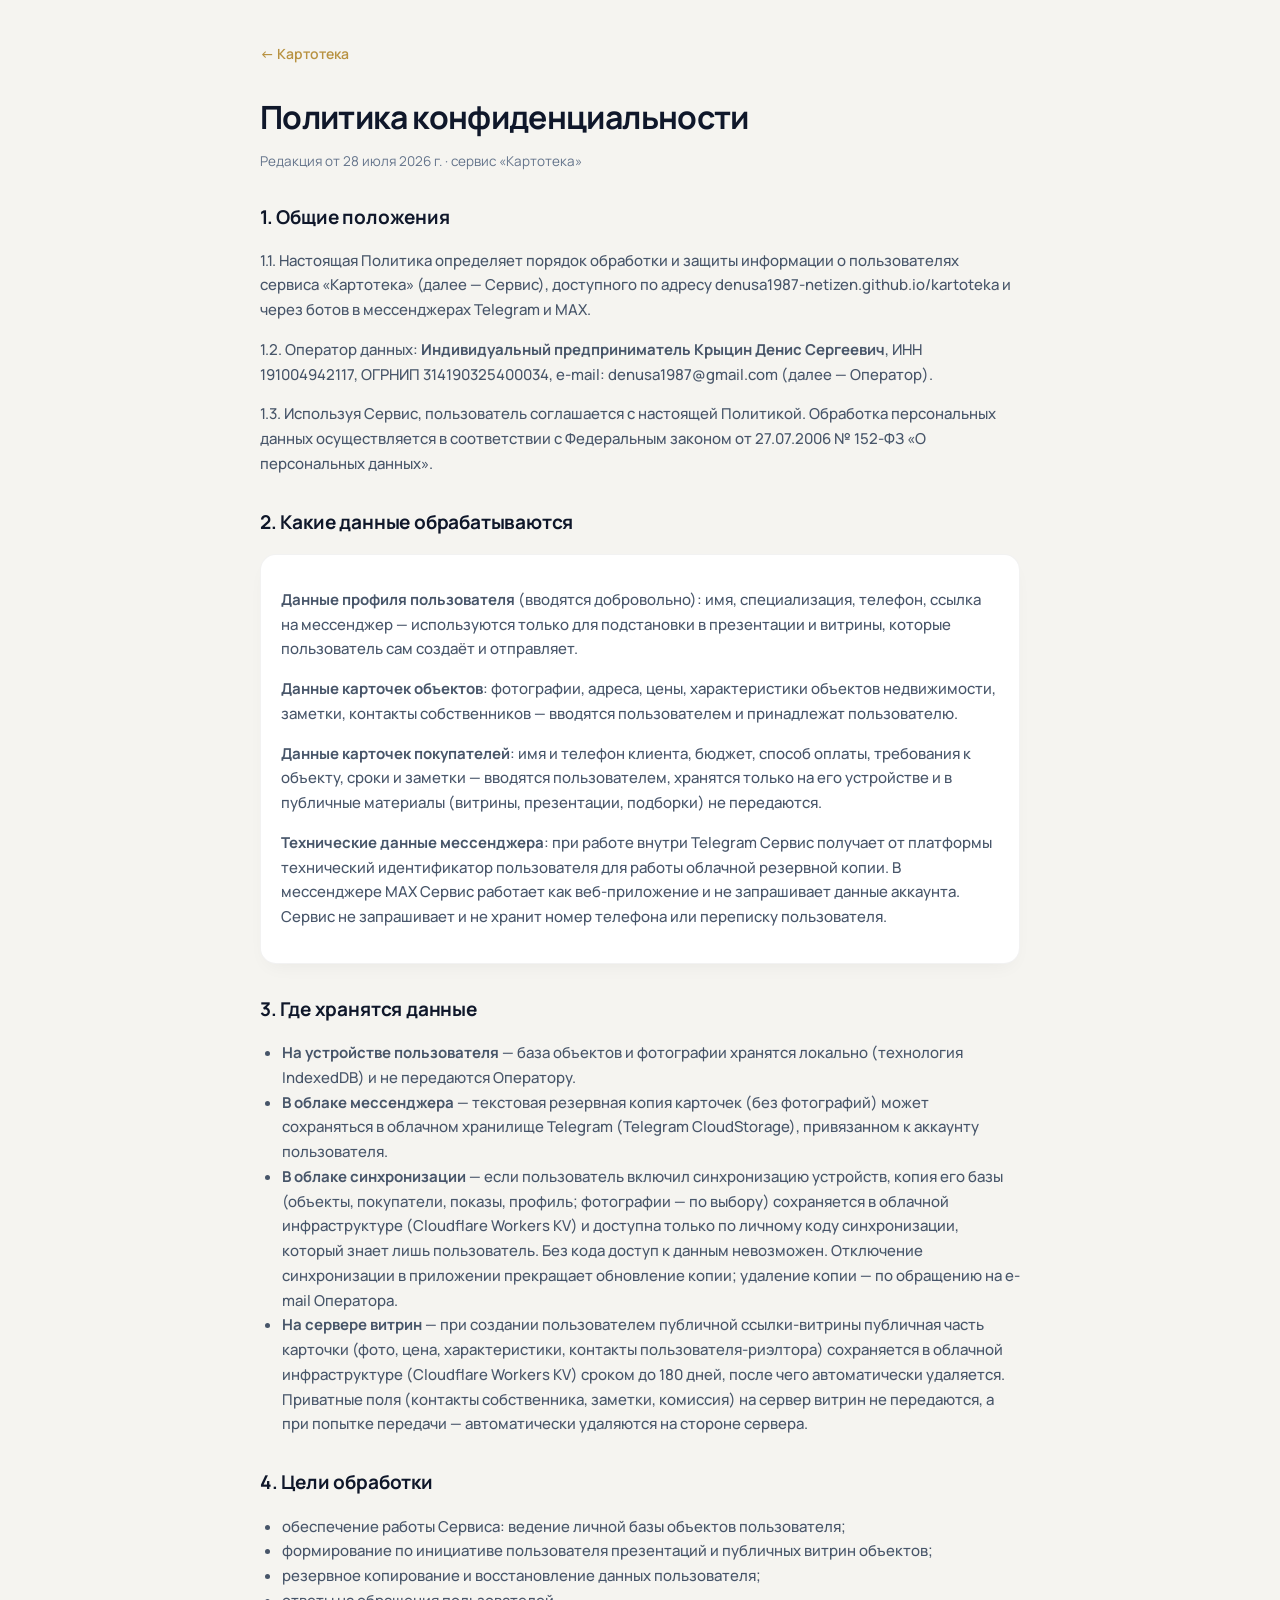
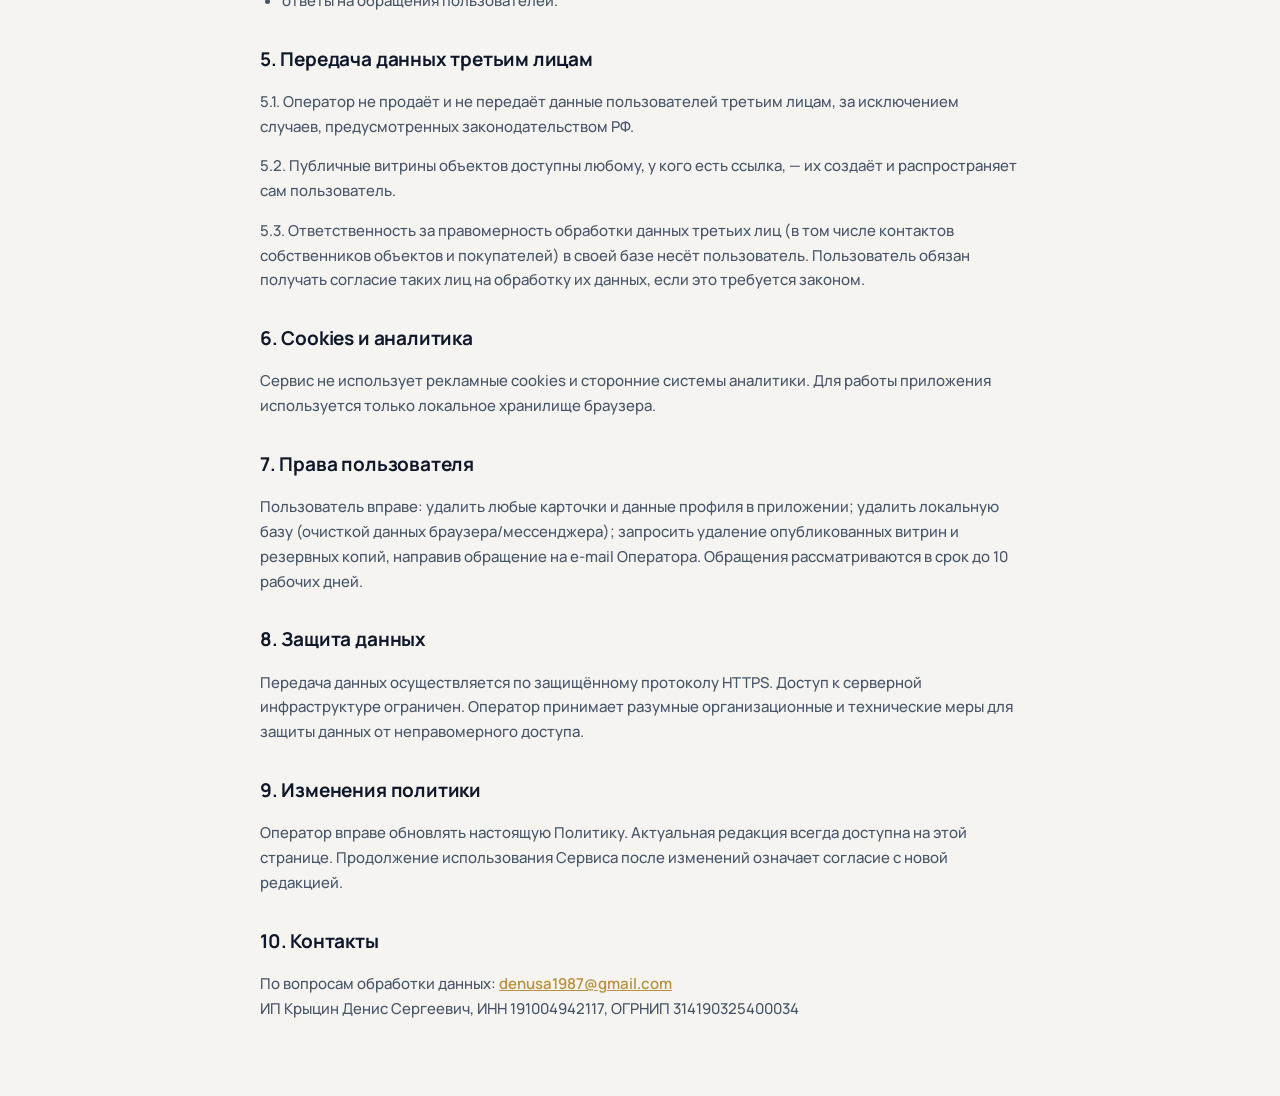
<file: privacy.html>
<!DOCTYPE html>
<html lang="ru">
<head>
<meta charset="UTF-8">
<meta name="viewport" content="width=device-width, initial-scale=1.0">
<title>Политика конфиденциальности — Картотека</title>
<meta name="robots" content="noindex">
<style>
@import url('https://fonts.googleapis.com/css2?family=Manrope:wght@400;500;600;700;800&display=swap');
body{font-family:'Manrope',-apple-system,'Segoe UI',sans-serif;background:#f5f4f0;color:#0f172a;line-height:1.65;margin:0;-webkit-font-smoothing:antialiased}
.wrap{max-width:760px;margin:0 auto;padding:40px 22px 60px}
a{color:#b89241;font-weight:600}
h1{font-size:clamp(24px,4vw,32px);letter-spacing:-.02em;margin:18px 0 6px}
.date{color:#64748b;font-size:13.5px;margin-bottom:28px}
h2{font-size:19px;margin:30px 0 10px;letter-spacing:-.01em}
p,li{color:#475569;font-size:15px;font-weight:500}
ul{padding-left:22px}
.back{display:inline-block;text-decoration:none;font-size:14px;margin-bottom:8px}
.box{background:#fff;border:1px solid rgba(0,0,0,.05);border-radius:16px;padding:18px 20px;margin:16px 0;box-shadow:0 8px 20px -8px rgba(15,23,42,.06)}
</style>
</head>
<body>
<div class="wrap">
<a class="back" href="./">← Картотека</a>
<h1>Политика конфиденциальности</h1>
<div class="date">Редакция от 28 июля 2026 г. · сервис «Картотека»</div>

<h2>1. Общие положения</h2>
<p>1.1. Настоящая Политика определяет порядок обработки и защиты информации о пользователях сервиса «Картотека» (далее — Сервис), доступного по адресу denusa1987-netizen.github.io/kartoteka и через ботов в мессенджерах Telegram и MAX.</p>
<p>1.2. Оператор данных: <b>Индивидуальный предприниматель Крыцин Денис Сергеевич</b>, ИНН 191004942117, ОГРНИП 314190325400034, e-mail: denusa1987@gmail.com (далее — Оператор).</p>
<p>1.3. Используя Сервис, пользователь соглашается с настоящей Политикой. Обработка персональных данных осуществляется в соответствии с Федеральным законом от 27.07.2006 № 152-ФЗ «О персональных данных».</p>

<h2>2. Какие данные обрабатываются</h2>
<div class="box">
<p><b>Данные профиля пользователя</b> (вводятся добровольно): имя, специализация, телефон, ссылка на мессенджер — используются только для подстановки в презентации и витрины, которые пользователь сам создаёт и отправляет.</p>
<p><b>Данные карточек объектов</b>: фотографии, адреса, цены, характеристики объектов недвижимости, заметки, контакты собственников — вводятся пользователем и принадлежат пользователю.</p>
<p><b>Данные карточек покупателей</b>: имя и телефон клиента, бюджет, способ оплаты, требования к объекту, сроки и заметки — вводятся пользователем, хранятся только на его устройстве и в публичные материалы (витрины, презентации, подборки) не передаются.</p>
<p><b>Технические данные мессенджера</b>: при работе внутри Telegram Сервис получает от платформы технический идентификатор пользователя для работы облачной резервной копии. В мессенджере MAX Сервис работает как веб-приложение и не запрашивает данные аккаунта. Сервис не запрашивает и не хранит номер телефона или переписку пользователя.</p>
</div>

<h2>3. Где хранятся данные</h2>
<ul>
<li><b>На устройстве пользователя</b> — база объектов и фотографии хранятся локально (технология IndexedDB) и не передаются Оператору.</li>
<li><b>В облаке мессенджера</b> — текстовая резервная копия карточек (без фотографий) может сохраняться в облачном хранилище Telegram (Telegram CloudStorage), привязанном к аккаунту пользователя.</li>
<li><b>В облаке синхронизации</b> — если пользователь включил синхронизацию устройств, копия его базы (объекты, покупатели, показы, профиль; фотографии — по выбору) сохраняется в облачной инфраструктуре (Cloudflare Workers KV) и доступна только по личному коду синхронизации, который знает лишь пользователь. Без кода доступ к данным невозможен. Отключение синхронизации в приложении прекращает обновление копии; удаление копии — по обращению на e-mail Оператора.</li>
<li><b>На сервере витрин</b> — при создании пользователем публичной ссылки-витрины публичная часть карточки (фото, цена, характеристики, контакты пользователя-риэлтора) сохраняется в облачной инфраструктуре (Cloudflare Workers KV) сроком до 180 дней, после чего автоматически удаляется. Приватные поля (контакты собственника, заметки, комиссия) на сервер витрин не передаются, а при попытке передачи — автоматически удаляются на стороне сервера.</li>
</ul>

<h2>4. Цели обработки</h2>
<ul>
<li>обеспечение работы Сервиса: ведение личной базы объектов пользователя;</li>
<li>формирование по инициативе пользователя презентаций и публичных витрин объектов;</li>
<li>резервное копирование и восстановление данных пользователя;</li>
<li>ответы на обращения пользователей.</li>
</ul>

<h2>5. Передача данных третьим лицам</h2>
<p>5.1. Оператор не продаёт и не передаёт данные пользователей третьим лицам, за исключением случаев, предусмотренных законодательством РФ.</p>
<p>5.2. Публичные витрины объектов доступны любому, у кого есть ссылка, — их создаёт и распространяет сам пользователь.</p>
<p>5.3. Ответственность за правомерность обработки данных третьих лиц (в том числе контактов собственников объектов и покупателей) в своей базе несёт пользователь. Пользователь обязан получать согласие таких лиц на обработку их данных, если это требуется законом.</p>

<h2>6. Cookies и аналитика</h2>
<p>Сервис не использует рекламные cookies и сторонние системы аналитики. Для работы приложения используется только локальное хранилище браузера.</p>

<h2>7. Права пользователя</h2>
<p>Пользователь вправе: удалить любые карточки и данные профиля в приложении; удалить локальную базу (очисткой данных браузера/мессенджера); запросить удаление опубликованных витрин и резервных копий, направив обращение на e-mail Оператора. Обращения рассматриваются в срок до 10 рабочих дней.</p>

<h2>8. Защита данных</h2>
<p>Передача данных осуществляется по защищённому протоколу HTTPS. Доступ к серверной инфраструктуре ограничен. Оператор принимает разумные организационные и технические меры для защиты данных от неправомерного доступа.</p>

<h2>9. Изменения политики</h2>
<p>Оператор вправе обновлять настоящую Политику. Актуальная редакция всегда доступна на этой странице. Продолжение использования Сервиса после изменений означает согласие с новой редакцией.</p>

<h2>10. Контакты</h2>
<p>По вопросам обработки данных: <a href="mailto:denusa1987@gmail.com">denusa1987@gmail.com</a><br>
ИП Крыцин Денис Сергеевич, ИНН 191004942117, ОГРНИП 314190325400034</p>
</div>
</body>
</html>
</file>
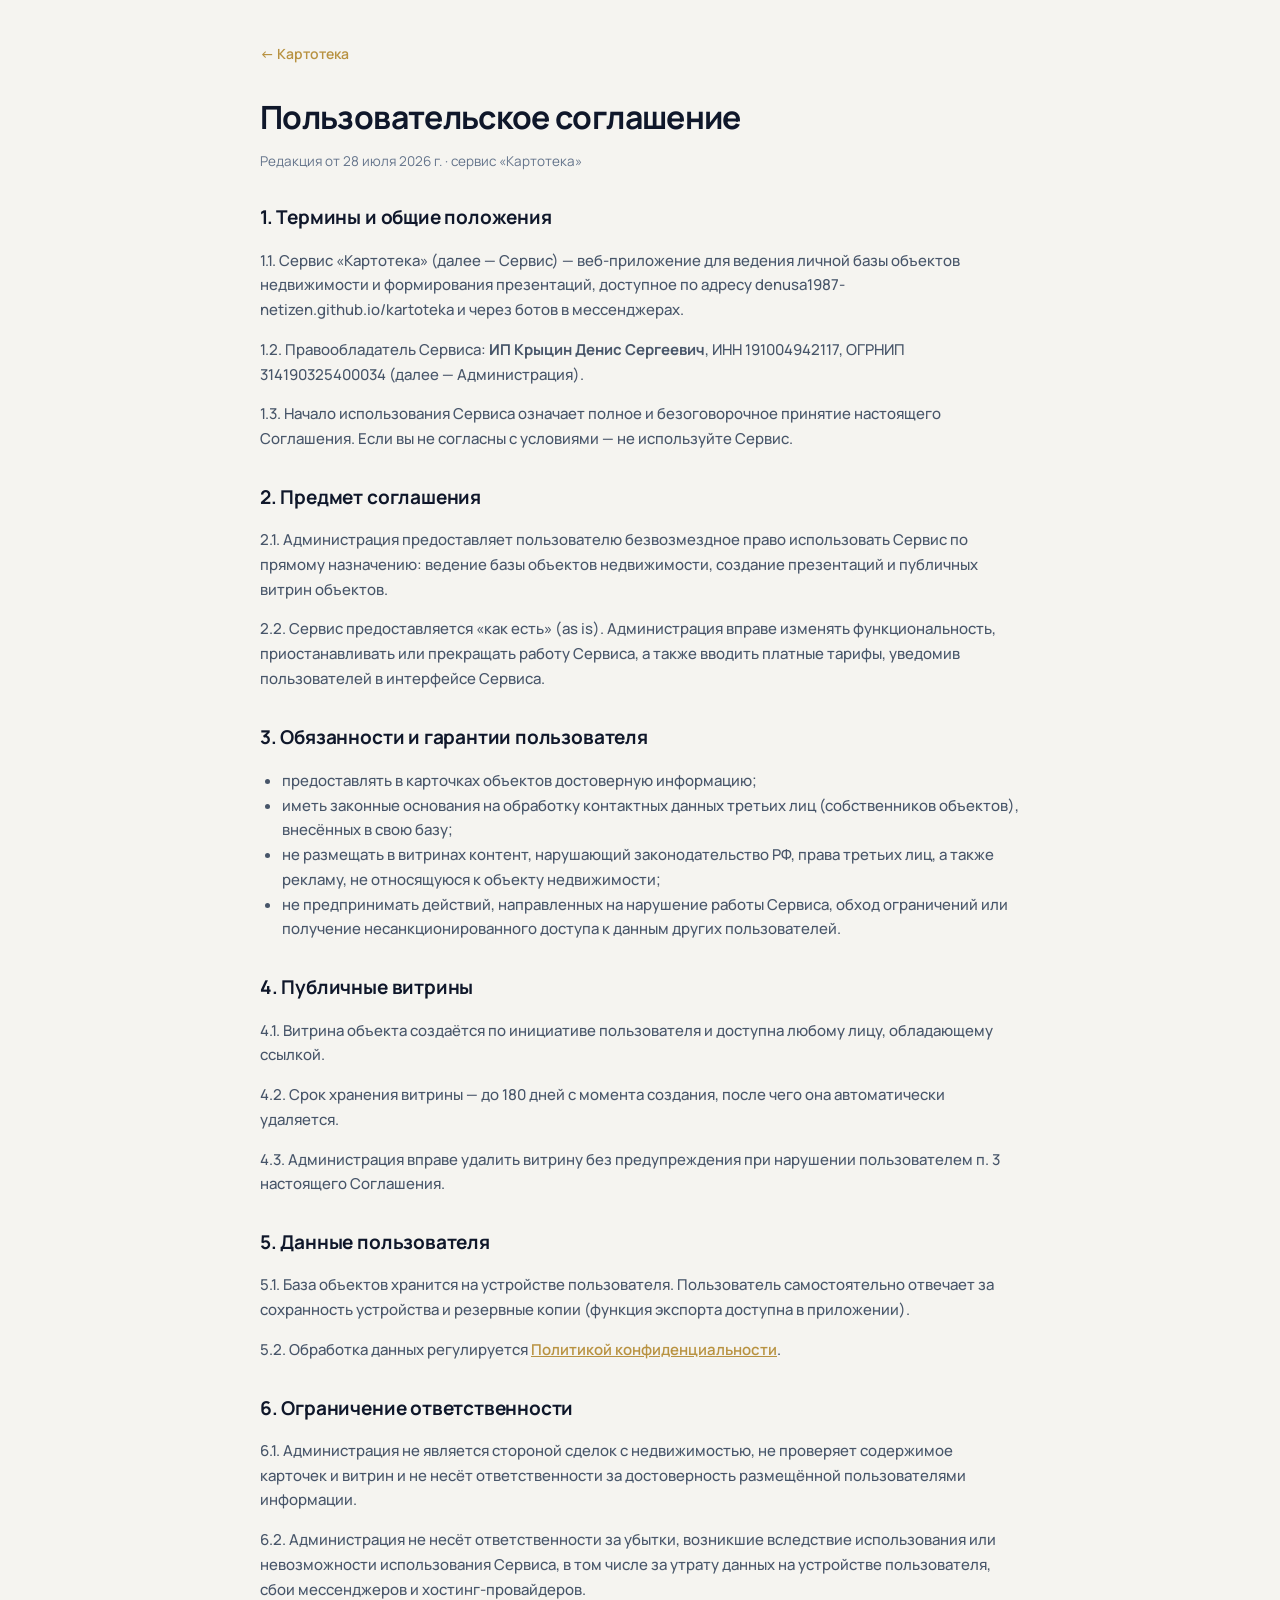
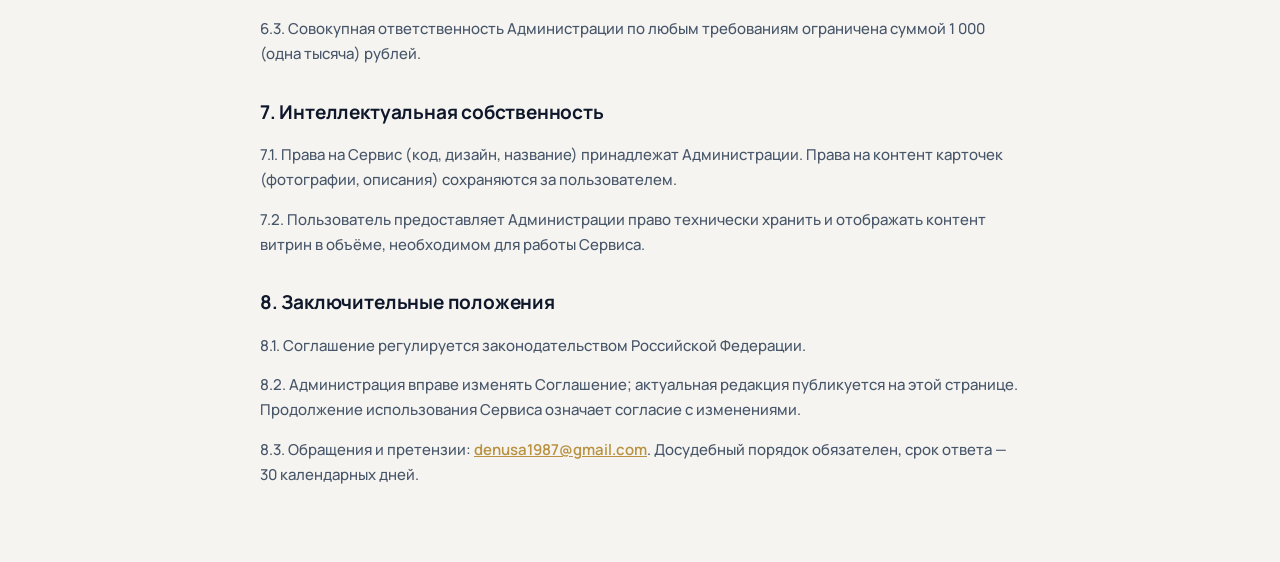
<file: terms.html>
<!DOCTYPE html>
<html lang="ru">
<head>
<meta charset="UTF-8">
<meta name="viewport" content="width=device-width, initial-scale=1.0">
<title>Пользовательское соглашение — Картотека</title>
<meta name="robots" content="noindex">
<style>
@import url('https://fonts.googleapis.com/css2?family=Manrope:wght@400;500;600;700;800&display=swap');
body{font-family:'Manrope',-apple-system,'Segoe UI',sans-serif;background:#f5f4f0;color:#0f172a;line-height:1.65;margin:0;-webkit-font-smoothing:antialiased}
.wrap{max-width:760px;margin:0 auto;padding:40px 22px 60px}
a{color:#b89241;font-weight:600}
h1{font-size:clamp(24px,4vw,32px);letter-spacing:-.02em;margin:18px 0 6px}
.date{color:#64748b;font-size:13.5px;margin-bottom:28px}
h2{font-size:19px;margin:30px 0 10px;letter-spacing:-.01em}
p,li{color:#475569;font-size:15px;font-weight:500}
ul{padding-left:22px}
.back{display:inline-block;text-decoration:none;font-size:14px;margin-bottom:8px}
</style>
</head>
<body>
<div class="wrap">
<a class="back" href="./">← Картотека</a>
<h1>Пользовательское соглашение</h1>
<div class="date">Редакция от 28 июля 2026 г. · сервис «Картотека»</div>

<h2>1. Термины и общие положения</h2>
<p>1.1. Сервис «Картотека» (далее — Сервис) — веб-приложение для ведения личной базы объектов недвижимости и формирования презентаций, доступное по адресу denusa1987-netizen.github.io/kartoteka и через ботов в мессенджерах.</p>
<p>1.2. Правообладатель Сервиса: <b>ИП Крыцин Денис Сергеевич</b>, ИНН 191004942117, ОГРНИП 314190325400034 (далее — Администрация).</p>
<p>1.3. Начало использования Сервиса означает полное и безоговорочное принятие настоящего Соглашения. Если вы не согласны с условиями — не используйте Сервис.</p>

<h2>2. Предмет соглашения</h2>
<p>2.1. Администрация предоставляет пользователю безвозмездное право использовать Сервис по прямому назначению: ведение базы объектов недвижимости, создание презентаций и публичных витрин объектов.</p>
<p>2.2. Сервис предоставляется «как есть» (as is). Администрация вправе изменять функциональность, приостанавливать или прекращать работу Сервиса, а также вводить платные тарифы, уведомив пользователей в интерфейсе Сервиса.</p>

<h2>3. Обязанности и гарантии пользователя</h2>
<ul>
<li>предоставлять в карточках объектов достоверную информацию;</li>
<li>иметь законные основания на обработку контактных данных третьих лиц (собственников объектов), внесённых в свою базу;</li>
<li>не размещать в витринах контент, нарушающий законодательство РФ, права третьих лиц, а также рекламу, не относящуюся к объекту недвижимости;</li>
<li>не предпринимать действий, направленных на нарушение работы Сервиса, обход ограничений или получение несанкционированного доступа к данным других пользователей.</li>
</ul>

<h2>4. Публичные витрины</h2>
<p>4.1. Витрина объекта создаётся по инициативе пользователя и доступна любому лицу, обладающему ссылкой.</p>
<p>4.2. Срок хранения витрины — до 180 дней с момента создания, после чего она автоматически удаляется.</p>
<p>4.3. Администрация вправе удалить витрину без предупреждения при нарушении пользователем п. 3 настоящего Соглашения.</p>

<h2>5. Данные пользователя</h2>
<p>5.1. База объектов хранится на устройстве пользователя. Пользователь самостоятельно отвечает за сохранность устройства и резервные копии (функция экспорта доступна в приложении).</p>
<p>5.2. Обработка данных регулируется <a href="privacy.html">Политикой конфиденциальности</a>.</p>

<h2>6. Ограничение ответственности</h2>
<p>6.1. Администрация не является стороной сделок с недвижимостью, не проверяет содержимое карточек и витрин и не несёт ответственности за достоверность размещённой пользователями информации.</p>
<p>6.2. Администрация не несёт ответственности за убытки, возникшие вследствие использования или невозможности использования Сервиса, в том числе за утрату данных на устройстве пользователя, сбои мессенджеров и хостинг-провайдеров.</p>
<p>6.3. Совокупная ответственность Администрации по любым требованиям ограничена суммой 1 000 (одна тысяча) рублей.</p>

<h2>7. Интеллектуальная собственность</h2>
<p>7.1. Права на Сервис (код, дизайн, название) принадлежат Администрации. Права на контент карточек (фотографии, описания) сохраняются за пользователем.</p>
<p>7.2. Пользователь предоставляет Администрации право технически хранить и отображать контент витрин в объёме, необходимом для работы Сервиса.</p>

<h2>8. Заключительные положения</h2>
<p>8.1. Соглашение регулируется законодательством Российской Федерации.</p>
<p>8.2. Администрация вправе изменять Соглашение; актуальная редакция публикуется на этой странице. Продолжение использования Сервиса означает согласие с изменениями.</p>
<p>8.3. Обращения и претензии: <a href="mailto:denusa1987@gmail.com">denusa1987@gmail.com</a>. Досудебный порядок обязателен, срок ответа — 30 календарных дней.</p>
</div>
</body>
</html>
</file>
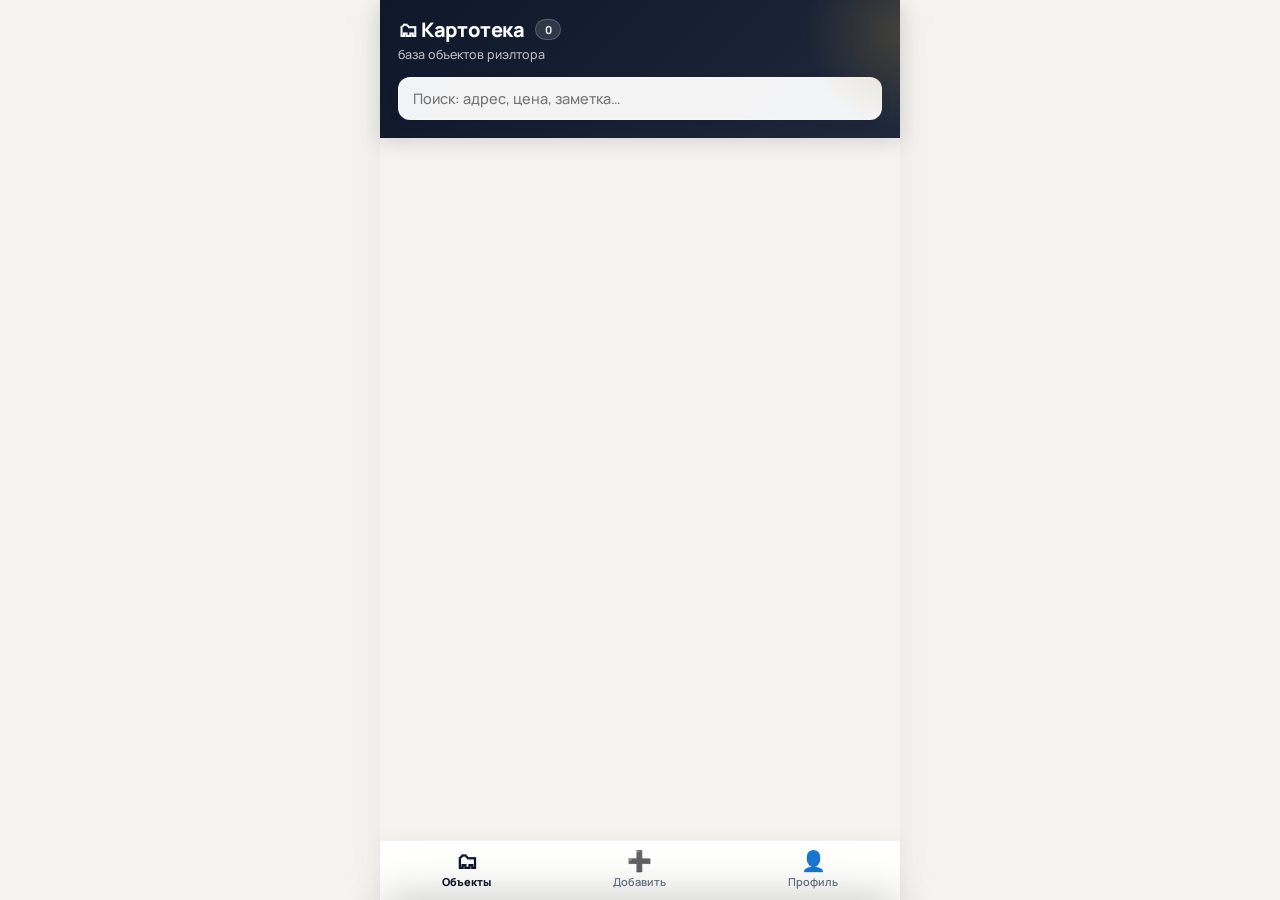
<file: app/index_backup_v1.html>
<!DOCTYPE html>
<html lang="ru">
<head>
<meta charset="UTF-8">
<meta name="viewport" content="width=device-width, initial-scale=1.0, maximum-scale=1.0, user-scalable=no">
<title>Картотека — база объектов риэлтора</title>
<script src="https://telegram.org/js/telegram-web-app.js"></script>
<style>
@import url('https://fonts.googleapis.com/css2?family=Manrope:wght@400;500;600;700;800&display=swap');

:root {
  --bg: #f5f4f0;
  --card: #ffffff;
  --ink: #0f172a;
  --soft: #475569;
  --mut: #64748b;
  --line: #e2e8f0;
  --acc: #0f172a;
  --gold: #b89241;
  --gold-light: rgba(184, 146, 65, 0.12);
  --green: #059669;
  --amber: #d97706;
  --red: #dc2626;
  --priv: #fcfbf7;
}

* {
  box-sizing: border-box;
  -webkit-tap-highlight-color: transparent;
}

html, body {
  margin: 0;
  min-height: 100%;
  background: var(--bg);
  color: var(--ink);
  font-family: 'Manrope', -apple-system, BlinkMacSystemFont, 'Segoe UI', Roboto, sans-serif;
  -webkit-font-smoothing: antialiased;
  -moz-osx-font-smoothing: grayscale;
}

#app {
  max-width: 520px;
  margin: 0 auto;
  min-height: 100vh;
  display: flex;
  flex-direction: column;
  background: var(--bg);
  position: relative;
  box-shadow: 0 0 50px rgba(0, 0, 0, 0.05);
}

/* ================= HEADERS ================= */
.hd {
  background: linear-gradient(135deg, #0f172a 0%, #1e293b 100%);
  color: #fff;
  padding: 16px 18px 18px;
  position: sticky;
  top: 0;
  z-index: 20;
  box-shadow: 0 4px 20px rgba(15, 23, 42, 0.15);
  overflow: hidden;
}

.hd::after, .dhead::after {
  content: "";
  position: absolute;
  top: -50%;
  right: -20%;
  width: 200px;
  height: 200px;
  background: radial-gradient(circle, rgba(184, 146, 65, 0.25) 0%, rgba(255, 255, 255, 0) 70%);
  pointer-events: none;
  border-radius: 50%;
}

.hd .t1 {
  font-size: 20px;
  font-weight: 800;
  display: flex;
  align-items: center;
  gap: 10px;
  letter-spacing: -0.02em;
}

.hd .t2 {
  font-size: 12.5px;
  color: rgba(255, 255, 255, 0.7);
  margin-top: 3px;
  font-weight: 500;
}

.hd .cnt {
  font-size: 11px;
  background: rgba(255, 255, 255, 0.12);
  border: 1px solid rgba(255, 255, 255, 0.2);
  backdrop-filter: blur(8px);
  border-radius: 12px;
  padding: 2px 9px;
  font-weight: 700;
  color: #fff;
}

.searchrow {
  margin-top: 14px;
}

#search {
  width: 100%;
  border: 1px solid rgba(255, 255, 255, 0.15);
  border-radius: 12px;
  padding: 11px 14px;
  font-size: 14.5px;
  background: rgba(255, 255, 255, 0.95);
  outline: none;
  color: var(--ink);
  font-family: inherit;
  font-weight: 500;
  box-shadow: 0 4px 12px rgba(0, 0, 0, 0.08);
  transition: all 0.2s ease;
}

#search:focus {
  background: #ffffff;
  box-shadow: 0 0 0 3px rgba(184, 146, 65, 0.3);
}

.dhead {
  background: linear-gradient(135deg, #0f172a 0%, #1e293b 100%);
  color: #fff;
  padding: 14px 16px;
  display: flex;
  align-items: center;
  gap: 12px;
  position: sticky;
  top: 0;
  z-index: 20;
  box-shadow: 0 4px 20px rgba(15, 23, 42, 0.15);
  overflow: hidden;
}

.dhead button {
  background: rgba(255, 255, 255, 0.1);
  border: 1px solid rgba(255, 255, 255, 0.15);
  color: #fff;
  font-size: 20px;
  width: 34px;
  height: 34px;
  border-radius: 10px;
  display: flex;
  align-items: center;
  justify-content: center;
  cursor: pointer;
  transition: transform 0.15s ease, background 0.15s ease;
  line-height: 1;
}

.dhead button:active {
  transform: scale(0.92);
  background: rgba(255, 255, 255, 0.2);
}

.dhead .dt {
  font-size: 16px;
  font-weight: 700;
  flex: 1;
  line-height: 1.25;
  white-space: nowrap;
  overflow: hidden;
  text-overflow: ellipsis;
  letter-spacing: -0.01em;
}

.dhead .hbtn {
  font-size: 13px;
  background: rgba(255, 255, 255, 0.12);
  border: 1px solid rgba(255, 255, 255, 0.2);
  backdrop-filter: blur(8px);
  border-radius: 10px;
  padding: 6px 12px;
  font-weight: 600;
}

/* ================= CHIPS ================= */
.chips {
  display: flex;
  gap: 8px;
  padding: 14px 16px 6px;
  overflow-x: auto;
  scrollbar-width: none;
}

.chips::-webkit-scrollbar {
  display: none;
}

.chip {
  flex: 0 0 auto;
  border: 1px solid rgba(0, 0, 0, 0.06);
  background: #ffffff;
  border-radius: 20px;
  padding: 7px 15px;
  font-size: 13px;
  font-weight: 600;
  color: var(--soft);
  cursor: pointer;
  user-select: none;
  box-shadow: 0 2px 6px rgba(0, 0, 0, 0.03);
  transition: all 0.2s cubic-bezier(0.16, 1, 0.3, 1);
}

.chip:active {
  transform: scale(0.95);
}

.chip.on {
  background: var(--ink);
  border-color: var(--ink);
  color: #ffffff;
  box-shadow: 0 4px 12px rgba(15, 23, 42, 0.2);
}

/* ================= LIST & CARDS ================= */
#list {
  padding: 10px 16px 100px;
  flex: 1;
}

.obj {
  background: var(--card);
  border-radius: 18px;
  margin-bottom: 16px;
  overflow: hidden;
  cursor: pointer;
  border: 1px solid rgba(0, 0, 0, 0.04);
  box-shadow: 0 10px 25px -5px rgba(15, 23, 42, 0.05), 0 8px 10px -6px rgba(15, 23, 42, 0.03);
  transition: all 0.25s cubic-bezier(0.16, 1, 0.3, 1);
}

.obj:active {
  transform: scale(0.985);
  box-shadow: 0 4px 12px rgba(15, 23, 42, 0.06);
}

.ph {
  height: 195px;
  position: relative;
  background: #e2e8f0;
  display: flex;
  align-items: center;
  justify-content: center;
  overflow: hidden;
}

.ph img {
  width: 100%;
  height: 100%;
  object-fit: cover;
  transition: transform 0.4s ease;
}

.obj:hover .ph img {
  transform: scale(1.03);
}

.ph .noph {
  color: #94a3b8;
  font-size: 40px;
}

.badge {
  position: absolute;
  top: 12px;
  left: 12px;
  font-size: 11px;
  font-weight: 800;
  color: #fff;
  padding: 5px 11px;
  border-radius: 10px;
  text-transform: uppercase;
  letter-spacing: 0.04em;
  box-shadow: 0 4px 10px rgba(0, 0, 0, 0.15);
  backdrop-filter: blur(4px);
}

.b-sale {
  background: linear-gradient(135deg, #059669, #10b981);
}

.b-avans {
  background: linear-gradient(135deg, #d97706, #f59e0b);
}

.b-sold {
  background: linear-gradient(135deg, #475569, #64748b);
}

.nph {
  position: absolute;
  top: 12px;
  right: 12px;
  background: rgba(15, 23, 42, 0.65);
  backdrop-filter: blur(8px);
  color: #fff;
  font-size: 11px;
  font-weight: 700;
  padding: 4px 9px;
  border-radius: 8px;
  border: 1px solid rgba(255, 255, 255, 0.15);
}

.obj .body {
  padding: 14px 16px 16px;
}

.price {
  font-size: 20px;
  font-weight: 800;
  color: var(--ink);
  letter-spacing: -0.02em;
}

.title {
  font-size: 14px;
  color: var(--soft);
  margin-top: 3px;
  font-weight: 500;
  line-height: 1.35;
}

.meta {
  display: flex;
  gap: 6px;
  margin-top: 10px;
  font-size: 12px;
  color: var(--mut);
  flex-wrap: wrap;
}

.meta span {
  background: #f1f5f9;
  color: #334155;
  border-radius: 6px;
  padding: 3px 9px;
  font-weight: 600;
  border: 1px solid rgba(0, 0, 0, 0.03);
}

.empty {
  text-align: center;
  color: var(--mut);
  padding: 70px 24px;
  font-size: 15px;
  line-height: 1.6;
  font-weight: 500;
}

.empty .big {
  font-size: 48px;
  margin-bottom: 12px;
  opacity: 0.8;
}

/* ================= SCREENS ================= */
.screen {
  display: none;
}

.screen.on {
  display: block;
}

#list-screen.on {
  display: block;
}

/* ================= DETAIL SCREEN ================= */
.gal {
  position: relative;
  height: 290px;
  background: #0f172a;
  overflow: hidden;
}

.gal .track {
  display: flex;
  height: 100%;
  transition: transform 0.35s cubic-bezier(0.16, 1, 0.3, 1);
}

.gal .slide {
  flex: 0 0 100%;
}

.gal img {
  width: 100%;
  height: 100%;
  object-fit: cover;
}

.dots {
  position: absolute;
  bottom: 12px;
  left: 0;
  right: 0;
  display: flex;
  justify-content: center;
  gap: 6px;
  z-index: 5;
}

.dot {
  width: 6px;
  height: 6px;
  border-radius: 50%;
  background: rgba(255, 255, 255, 0.4);
  transition: all 0.25s ease;
}

.dot.on {
  background: #ffffff;
  width: 18px;
  border-radius: 10px;
}

.gnav {
  position: absolute;
  top: 0;
  bottom: 0;
  width: 30%;
  z-index: 4;
}

.gprev { left: 0; }
.gnext { right: 0; }

.dbody {
  padding: 18px 16px 100px;
}

.dprice {
  font-size: 28px;
  font-weight: 800;
  color: var(--ink);
  letter-spacing: -0.03em;
}

.daddr {
  color: var(--soft);
  font-size: 15px;
  margin-top: 4px;
  font-weight: 500;
}

.statusrow {
  display: flex;
  gap: 8px;
  margin: 16px 0 6px;
}

.st {
  flex: 1;
  text-align: center;
  font-size: 13px;
  font-weight: 700;
  padding: 10px 4px;
  border-radius: 12px;
  border: 1.5px solid var(--line);
  color: var(--mut);
  cursor: pointer;
  background: #ffffff;
  transition: all 0.2s ease;
  box-shadow: 0 2px 4px rgba(0, 0, 0, 0.02);
}

.st:active {
  transform: scale(0.96);
}

.st.on-sale {
  border-color: var(--green);
  color: #047857;
  background: #ecfdf5;
}

.st.on-avans {
  border-color: var(--amber);
  color: #b45309;
  background: #fffbeb;
}

.st.on-sold {
  border-color: var(--mut);
  color: var(--soft);
  background: #f8fafc;
}

.sect {
  background: #ffffff;
  border-radius: 16px;
  padding: 16px;
  margin-top: 14px;
  border: 1px solid rgba(0, 0, 0, 0.04);
  box-shadow: 0 4px 12px rgba(15, 23, 42, 0.03);
}

.sect h3 {
  margin: 0 0 12px;
  font-size: 11px;
  text-transform: uppercase;
  letter-spacing: 0.08em;
  color: var(--mut);
  font-weight: 800;
}

.kv {
  display: grid;
  grid-template-columns: 1fr 1fr;
  gap: 10px 16px;
  font-size: 14.5px;
  color: var(--ink);
  font-weight: 600;
}

.kv div b {
  display: block;
  font-size: 11.5px;
  color: var(--mut);
  font-weight: 600;
  margin-bottom: 2px;
  text-transform: uppercase;
  letter-spacing: 0.02em;
}

.notes {
  font-size: 14.5px;
  color: var(--soft);
  line-height: 1.55;
  white-space: pre-wrap;
  font-weight: 500;
}

.priv {
  background: var(--priv);
  border: 1px solid rgba(184, 146, 65, 0.3);
  box-shadow: 0 4px 15px rgba(184, 146, 65, 0.06);
}

.priv h3 {
  color: var(--gold);
}

.priv .hint {
  font-size: 12px;
  color: #96742e;
  margin-top: 10px;
  font-weight: 500;
  border-top: 1px dashed rgba(184, 146, 65, 0.2);
  padding-top: 8px;
}

.actions {
  display: flex;
  gap: 10px;
  margin-top: 18px;
}

.abtn {
  flex: 1;
  border: 0;
  border-radius: 14px;
  padding: 14px 10px;
  font-size: 14.5px;
  font-weight: 700;
  cursor: pointer;
  display: flex;
  flex-direction: column;
  align-items: center;
  gap: 3px;
  font-family: inherit;
  transition: all 0.2s cubic-bezier(0.16, 1, 0.3, 1);
}

.abtn:active {
  transform: scale(0.96);
}

.abtn small {
  font-weight: 500;
  font-size: 11px;
  opacity: 0.8;
}

.a1 {
  background: linear-gradient(135deg, #0f172a 0%, #1e293b 100%);
  color: #ffffff;
  box-shadow: 0 4px 14px rgba(15, 23, 42, 0.2);
}

.a2 {
  background: #ffffff;
  color: var(--ink);
  border: 1.5px solid var(--line);
  box-shadow: 0 2px 6px rgba(0, 0, 0, 0.03);
}

.a3 {
  background: #ffffff;
  color: var(--red);
  border: 1.5px solid #fecaca;
  margin-top: 12px;
  width: 100%;
  border-radius: 14px;
  padding: 13px;
  font-size: 14px;
  font-weight: 700;
  cursor: pointer;
  font-family: inherit;
  transition: all 0.2s ease;
}

.a3:active {
  transform: scale(0.97);
  background: #fef2f2;
}

/* ================= FORM ================= */
.form {
  padding: 16px 16px 100px;
}

.form label {
  display: block;
  font-size: 12.5px;
  color: var(--soft);
  margin: 16px 0 6px;
  font-weight: 700;
  text-transform: uppercase;
  letter-spacing: 0.03em;
}

.form input, .form textarea, .form select {
  width: 100%;
  border: 1.5px solid var(--line);
  border-radius: 12px;
  padding: 12px 14px;
  font-size: 15px;
  background: #ffffff;
  outline: none;
  font-family: inherit;
  color: var(--ink);
  font-weight: 500;
  transition: border-color 0.2s ease, box-shadow 0.2s ease;
}

.form input:focus, .form textarea:focus, .form select:focus {
  border-color: var(--ink);
  box-shadow: 0 0 0 3px rgba(15, 23, 42, 0.08);
}

.form textarea {
  resize: vertical;
}

.row2 {
  display: flex;
  gap: 10px;
}

.row2 > div {
  flex: 1;
}

.fbtn {
  width: 100%;
  margin-top: 22px;
  background: linear-gradient(135deg, #0f172a 0%, #1e293b 100%);
  color: #ffffff;
  border: 0;
  border-radius: 14px;
  padding: 15px;
  font-size: 16px;
  font-weight: 800;
  cursor: pointer;
  font-family: inherit;
  box-shadow: 0 4px 14px rgba(15, 23, 42, 0.2);
  transition: transform 0.2s ease;
}

.fbtn:active {
  transform: scale(0.97);
}

.photogrid {
  display: grid;
  grid-template-columns: repeat(4, 1fr);
  gap: 8px;
  margin-top: 8px;
}

.pcell {
  position: relative;
  aspect-ratio: 1;
  border-radius: 12px;
  overflow: hidden;
  background: #e2e8f0;
  box-shadow: 0 2px 6px rgba(0, 0, 0, 0.05);
}

.pcell img {
  width: 100%;
  height: 100%;
  object-fit: cover;
}

.pcell .del {
  position: absolute;
  top: 4px;
  right: 4px;
  background: rgba(15, 23, 42, 0.7);
  backdrop-filter: blur(4px);
  color: #fff;
  border: 0;
  border-radius: 50%;
  width: 22px;
  height: 22px;
  font-size: 11px;
  cursor: pointer;
  display: flex;
  align-items: center;
  justify-content: center;
}

.paddbtn {
  aspect-ratio: 1;
  border: 2px dashed var(--line);
  border-radius: 12px;
  background: #ffffff;
  color: var(--mut);
  font-size: 22px;
  cursor: pointer;
  transition: all 0.2s ease;
  display: flex;
  align-items: center;
  justify-content: center;
}

.paddbtn:active {
  background: #f8fafc;
  border-color: var(--mut);
}

.featrow {
  display: flex;
  gap: 8px;
  margin-bottom: 8px;
}

.featrow input {
  flex: 1;
}

.featrow button {
  border: 0;
  background: #fef2f2;
  color: var(--red);
  border-radius: 10px;
  width: 42px;
  cursor: pointer;
  font-size: 16px;
  font-weight: 700;
}

.addfeat {
  border: 1.5px dashed var(--line);
  background: #ffffff;
  color: var(--ink);
  border-radius: 12px;
  padding: 11px;
  width: 100%;
  font-size: 13.5px;
  font-weight: 700;
  cursor: pointer;
  font-family: inherit;
  transition: background 0.2s ease;
}

.addfeat:active {
  background: #f8fafc;
}

/* ================= NAVIGATION ================= */
#nav {
  position: fixed;
  bottom: 0;
  left: 50%;
  transform: translateX(-50%);
  width: 100%;
  max-width: 520px;
  background: rgba(255, 255, 255, 0.92);
  backdrop-filter: blur(16px) saturate(180%);
  border-top: 1px solid rgba(0, 0, 0, 0.06);
  display: flex;
  z-index: 30;
  padding-bottom: env(safe-area-inset-bottom);
  box-shadow: 0 -4px 20px rgba(0, 0, 0, 0.04);
}

#nav button {
  flex: 1;
  border: 0;
  background: none;
  padding: 10px 0 11px;
  font-size: 11px;
  color: var(--mut);
  cursor: pointer;
  display: flex;
  flex-direction: column;
  align-items: center;
  gap: 3px;
  font-family: inherit;
  font-weight: 600;
  transition: all 0.2s ease;
}

#nav button .ic {
  font-size: 20px;
  line-height: 1;
  transition: transform 0.2s ease;
}

#nav button:active .ic {
  transform: scale(0.88);
}

#nav button.on {
  color: var(--ink);
  font-weight: 800;
}

#nav button.on .ic {
  transform: scale(1.1);
}

/* ================= TOAST & SHEET ================= */
#toast {
  position: fixed;
  bottom: 84px;
  left: 50%;
  transform: translateX(-50%) translateY(10px);
  background: rgba(15, 23, 42, 0.92);
  backdrop-filter: blur(12px);
  color: #fff;
  font-size: 13.5px;
  font-weight: 600;
  padding: 11px 20px;
  border-radius: 20px;
  opacity: 0;
  transition: all 0.25s cubic-bezier(0.16, 1, 0.3, 1);
  z-index: 70;
  pointer-events: none;
  white-space: nowrap;
  max-width: 90vw;
  overflow: hidden;
  text-overflow: ellipsis;
  box-shadow: 0 10px 25px rgba(0, 0, 0, 0.2);
  border: 1px solid rgba(255, 255, 255, 0.1);
}

#toast.show {
  opacity: 1;
  transform: translateX(-50%) translateY(0);
}

#sheetbg {
  position: fixed;
  inset: 0;
  background: rgba(15, 23, 42, 0.6);
  backdrop-filter: blur(4px);
  z-index: 50;
  display: none;
  transition: opacity 0.3s ease;
}

#sheetbg.on {
  display: block;
}

#sheet {
  position: fixed;
  bottom: 0;
  left: 50%;
  transform: translateX(-50%) translateY(105%);
  width: 100%;
  max-width: 520px;
  background: #ffffff;
  border-radius: 24px 24px 0 0;
  z-index: 55;
  transition: transform 0.32s cubic-bezier(0.16, 1, 0.3, 1);
  padding: 12px 20px calc(24px + env(safe-area-inset-bottom));
  box-shadow: 0 -10px 40px rgba(0, 0, 0, 0.18);
}

#sheet::before {
  content: "";
  display: block;
  width: 38px;
  height: 4px;
  background: #cbd5e1;
  border-radius: 2px;
  margin: 0 auto 16px;
}

#sheet.on {
  transform: translateX(-50%) translateY(0);
}

#sheet h3 {
  margin: 0 0 4px;
  font-size: 18px;
  font-weight: 800;
  color: var(--ink);
  letter-spacing: -0.02em;
}

#sheet p {
  margin: 0 0 16px;
  color: var(--soft);
  font-size: 13.5px;
  font-weight: 500;
}

.shopt {
  display: flex;
  align-items: center;
  gap: 14px;
  padding: 14px 14px;
  border-radius: 14px;
  cursor: pointer;
  border: 1px solid var(--line);
  margin-bottom: 10px;
  background: #ffffff;
  transition: all 0.2s ease;
  box-shadow: 0 2px 6px rgba(0, 0, 0, 0.02);
}

.shopt:active {
  background: #f8fafc;
  transform: scale(0.98);
}

.shopt .i {
  font-size: 24px;
}

.shopt b {
  font-size: 15px;
  display: block;
  color: var(--ink);
  font-weight: 700;
}

.shopt small {
  color: var(--mut);
  font-size: 12px;
  font-weight: 500;
}

/* ================= PROFILE ================= */
.pver {
  color: var(--mut);
  font-size: 12px;
  text-align: center;
  margin-top: 24px;
  font-weight: 500;
}
</style>
</head>
<body>
<div id="app">

  <div id="list-screen" class="screen on">
    <div class="hd">
      <div class="t1">🗂 Картотека <span class="cnt" id="cnt">0</span></div>
      <div class="t2" id="who">база объектов риэлтора</div>
      <div class="searchrow"><input id="search" placeholder="Поиск: адрес, цена, заметка…" oninput="render()"></div>
    </div>
    <div class="chips" id="chips"></div>
    <div id="list"></div>
  </div>

  <div id="detail-screen" class="screen"></div>
  <div id="form-screen" class="screen"></div>
  <div id="pdf-screen" class="screen"></div>

  <div id="profile-screen" class="screen">
    <div class="dhead"><button onclick="go('list')">‹</button><div class="dt">Профиль</div></div>
    <div class="form" style="padding-bottom:96px">
      <label>Ваше имя (в презентациях)</label>
      <input id="pf-name" placeholder="Мария Козина">
      <label>Подпись / специализация</label>
      <input id="pf-title" placeholder="риэлтор · загородная недвижимость">
      <label>Телефон для клиентов</label>
      <input id="pf-phone" inputmode="tel" placeholder="+7 900 000-00-00">
      <label>Telegram / ссылка</label>
      <input id="pf-tg" placeholder="t.me/username">
      <button class="fbtn" onclick="saveProfile()">Сохранить</button>
      <div class="sect" style="margin-top:18px">
        <h3>Данные</h3>
        <button class="a3" style="color:var(--acc);border-color:#cfe0f0" onclick="exportAll()">⬇️ Экспорт базы (файл)</button>
        <label style="margin-top:10px">Импорт из файла</label>
        <input type="file" accept=".json" onchange="importAll(this)">
      </div>
      <div class="pver">Картотека v1.0 · данные хранятся на этом устройстве<span id="cloudnote"></span></div>
    </div>
  </div>

  <div id="nav">
    <button id="nb-list" class="on" onclick="go('list')"><span class="ic">🗂</span>Объекты</button>
    <button id="nb-form" onclick="openForm()"><span class="ic">➕</span>Добавить</button>
    <button id="nb-profile" onclick="openProfile()"><span class="ic">👤</span>Профиль</button>
  </div>

  <div id="toast"></div>
  <div id="sheetbg" onclick="sheet(false)"></div>
  <div id="sheet"></div>
</div>

<script>
/* ================= TELEGRAM ================= */
const _tg = window.Telegram && window.Telegram.WebApp;
const TG = _tg && _tg.platform && _tg.platform !== 'unknown' ? _tg : null;
if (TG) { try { TG.ready(); TG.expand(); } catch(e){} }

/* ================= DB (IndexedDB) ================= */
let db;
function idb(){ return new Promise((res,rej)=>{
  const r=indexedDB.open('kartoteka',1);
  r.onupgradeneeded=e=>{ e.target.result.createObjectStore('objects',{keyPath:'id'}); e.target.result.createObjectStore('kv'); };
  r.onsuccess=e=>res(e.target.result); r.onerror=()=>rej(r.error);
});}
function tx(store,mode){ return db.transaction(store,mode).objectStore(store); }
function dbAll(){ return new Promise(res=>{ const q=tx('objects','readonly').getAll(); q.onsuccess=()=>res(q.result||[]); }); }
function dbPut(o){ return new Promise(res=>{ tx('objects','readwrite').put(o).onsuccess=()=>res(); }); }
function dbDel(id){ return new Promise(res=>{ tx('objects','readwrite').delete(id).onsuccess=()=>res(); }); }
function kvGet(k){ return new Promise(res=>{ const q=tx('kv','readonly').get(k); q.onsuccess=()=>res(q.result); }); }
function kvSet(k,v){ return new Promise(res=>{ tx('kv','readwrite').put(v,k).onsuccess=()=>res(); }); }

/* ================= STATE ================= */
let OBJ=[], filter='all', cur=null, slide=0, editId=null, formPhotos=[], formFeats=[];
let PROFILE={name:'',title:'',phone:'',tg:''};
const ST_LABEL={sale:'В продаже',avans:'Аванс',sold:'Продано'};
const ST_CLASS={sale:'b-sale',avans:'b-avans',sold:'b-sold'};
const fmt=p=>(+p||0).toLocaleString('ru-RU')+' ₽';
const esc=s=>String(s??'').replace(/[<>&"]/g,c=>({'<':'&lt;','>':'&gt;','&':'&amp;','"':'&quot;'}[c]));

/* ================= CLOUD BACKUP (текст карточек, без фото) ================= */
function cloudBackup(){
  if(!TG || !TG.CloudStorage) return;
  try{
    const light=OBJ.map(o=>({...o,photos:[]}));
    const s=JSON.stringify({v:1,profile:PROFILE,objects:light});
    const chunks=[]; for(let i=0;i<s.length;i+=3800) chunks.push(s.slice(i,i+3800));
    TG.CloudStorage.setItem('meta',String(chunks.length),()=>{});
    chunks.forEach((c,i)=>TG.CloudStorage.setItem('d'+i,c,()=>{}));
  }catch(e){}
}
function cloudRestore(){
  if(!TG || !TG.CloudStorage) { toast('Доступно только внутри Telegram'); return; }
  TG.CloudStorage.getItem('meta',(e,n)=>{
    if(e||!n){ toast('Резервной копии нет'); return; }
    const keys=Array.from({length:+n},(_,i)=>'d'+i);
    TG.CloudStorage.getItems(keys,async(e2,vals)=>{
      if(e2){ toast('Ошибка чтения'); return; }
      try{
        const s=keys.map(k=>vals[k]||'').join('');
        const data=JSON.parse(s);
        for(const o of data.objects){ const ex=OBJ.find(x=>x.id===o.id); if(!ex) await dbPut(o); }
        if(data.profile && data.profile.name) { PROFILE=data.profile; await kvSet('profile',PROFILE); }
        OBJ=await dbAll(); render(); toast('Восстановлено из облака: '+data.objects.length+' объектов');
      }catch(err){ toast('Копия повреждена'); }
    });
  });
}

/* ================= RENDER LIST ================= */
function chipsRender(){
  const c=[['all','Все'],['sale','В продаже'],['avans','Аванс'],['sold','Продано'],['Квартира','Квартиры'],['Дом','Дома'],['Участок','Участки'],['Коммерция','Коммерция']];
  document.getElementById('chips').innerHTML=c.map(([k,l])=>
    `<div class="chip ${filter==k?'on':''}" onclick="filter='${k}';render()">${l}</div>`).join('');
}
function render(){
  chipsRender();
  document.getElementById('cnt').textContent=OBJ.length;
  const q=(document.getElementById('search').value||'').toLowerCase();
  const rows=OBJ.filter(o=>{
    const okF=filter=='all'||o.status==filter||o.type==filter;
    const hay=(o.addr+' '+o.type+' '+o.price+' '+(o.notes||'')).toLowerCase();
    return okF&&(!q||hay.includes(q));
  }).sort((a,b)=>b.created-a.created);
  const el=document.getElementById('list');
  if(!OBJ.length){
    el.innerHTML=`<div class="empty"><div class="big">🗂</div>Пока пусто.<br>Нажмите <b>➕ Добавить</b> — и первый объект появится в картотеке за минуту.</div>`;
    return;
  }
  el.innerHTML=rows.map(o=>`
    <div class="obj" onclick="openDetail('${o.id}')">
      <div class="ph">${o.photos.length?`<img src="${o.photos[0]}" alt="">`:`<div class="noph">🏠</div>`}
        <span class="badge ${ST_CLASS[o.status]}">${ST_LABEL[o.status]}</span>
        ${o.photos.length?`<span class="nph">📷 ${o.photos.length}</span>`:''}</div>
      <div class="body">
        <div class="price">${fmt(o.price)}</div>
        <div class="title">${esc(o.type)} · ${esc(o.addr)}</div>
        <div class="meta">${o.area?`<span>${esc(o.area)}</span>`:''}${o.rooms?`<span>${esc(o.rooms)} комн.</span>`:''}${o.floor?`<span>${esc(o.floor)}</span>`:''}</div>
      </div></div>`).join('')||'<div class="empty">Ничего не найдено</div>';
}

/* ================= SCREENS ================= */
function go(name){
  document.querySelectorAll('.screen').forEach(s=>s.classList.remove('on'));
  document.getElementById(name+'-screen').classList.add('on');
  ['list','form','profile'].forEach(n=>{const b=document.getElementById('nb-'+n);if(b)b.classList.toggle('on',n==name)});
  window.scrollTo(0,0);
  if(TG){ try{ name=='list'?TG.BackButton.hide():TG.BackButton.show(); }catch(e){} }
}
if(TG){ try{ TG.BackButton.onClick(()=>go('list')); }catch(e){} }

function openDetail(id){
  cur=OBJ.find(o=>o.id===id); if(!cur)return; slide=0;
  const o=cur;
  const gal=o.photos.length?`
    <div class="gal"><div class="track" id="track">${o.photos.map(p=>`<div class="slide"><img src="${p}"></div>`).join('')}</div>
    ${o.photos.length>1?`<div class="gnav gprev" onclick="swipe(-1)"></div><div class="gnav gnext" onclick="swipe(1)"></div>
    <div class="dots" id="dots">${o.photos.map((_,k)=>`<div class="dot ${k==0?'on':''}"></div>`).join('')}</div>`:''}</div>`
    :`<div class="gal" style="display:flex;align-items:center;justify-content:center;color:#667"><span style="font-size:44px">🏠</span></div>`;
  document.getElementById('detail-screen').innerHTML=`
    <div class="dhead"><button onclick="go('list')">‹</button><div class="dt">${esc(o.type)} · ${esc(o.addr)}</div></div>
    ${gal}
    <div class="dbody">
      <div class="dprice">${fmt(o.price)}</div>
      <div class="daddr">${esc(o.addr)}</div>
      <div class="statusrow">${['sale','avans','sold'].map(s=>`<div class="st ${o.status==s?'on-'+s:''}" onclick="setStatus('${s}')">${ST_LABEL[s]}</div>`).join('')}</div>
      ${o.feat&&o.feat.length?`<div class="sect"><h3>Характеристики</h3><div class="kv">${o.feat.map(f=>`<div><b>${esc(f[0])}</b>${esc(f[1])}</div>`).join('')}</div></div>`:''}
      ${o.notes?`<div class="sect"><h3>Мои заметки</h3><div class="notes">${esc(o.notes)}</div></div>`:''}
      ${(o.owner||o.phone||o.fee)?`<div class="sect priv"><h3>🔒 Приватно — видите только вы</h3>
        <div class="kv">
          ${o.owner?`<div><b>Собственник</b>${esc(o.owner)}</div>`:''}
          ${o.phone?`<div><b>Телефон</b><a href="tel:${o.phone.replace(/[^+\d]/g,'')}" style="color:var(--acc);text-decoration:none">${esc(o.phone)}</a></div>`:''}
          ${o.fee?`<div style="grid-column:1/3"><b>Комиссия / условия</b>${esc(o.fee)}</div>`:''}
        </div><div class="hint">В презентацию для клиента этот блок не попадает</div></div>`:''}
      <div class="actions">
        <button class="abtn a1" onclick="openShare()">📤 Отправить клиенту<small>картинка · PDF · текст</small></button>
        <button class="abtn a2" onclick="openForm('${o.id}')">✏️ Изменить<small>фото · цена · статус</small></button>
      </div>
      <button class="a3" onclick="delObj('${o.id}')">🗑 Удалить объект</button>
    </div>`;
  go('detail');
}
function swipe(d){
  if(!cur)return;
  slide=Math.max(0,Math.min(cur.photos.length-1,slide+d));
  const t=document.getElementById('track'); if(t)t.style.transform=`translateX(-${slide*100}%)`;
  document.querySelectorAll('#dots .dot').forEach((el,k)=>el.classList.toggle('on',k==slide));
}
async function setStatus(s){ cur.status=s; await dbPut(cur); OBJ=await dbAll(); openDetail(cur.id); toast('Статус: '+ST_LABEL[s]); cloudBackup(); }
async function delObj(id){
  let ok;
  try{ ok = TG&&TG.showConfirm ? await new Promise(r=>TG.showConfirm('Удалить объект безвозвратно?',r)) : confirm('Удалить объект безвозвратно?'); }
  catch(e){ ok = confirm('Удалить объект безвозвратно?'); }
  if(!ok)return;
  await dbDel(id); OBJ=await dbAll(); render(); go('list'); toast('Объект удалён'); cloudBackup();
}

/* ================= FORM ================= */
function openForm(id){
  editId=id||null;
  const o=id?OBJ.find(x=>x.id===id):null;
  formPhotos=o?[...o.photos]:[];
  formFeats=o&&o.feat?o.feat.map(f=>[...f]):[['Площадь',''],['Комнаты',''],['Этаж','']];
  document.getElementById('form-screen').innerHTML=`
    <div class="dhead"><button onclick="go(editId?'detail':'list')">‹</button><div class="dt">${o?'Редактирование':'Новый объект'}</div></div>
    <div class="form">
      <label>Фото (${formPhotos.length})</label>
      <div class="photogrid" id="pgrid"></div>
      <input type="file" id="pfile" accept="image/*" multiple style="display:none" onchange="addPhotos(this)">
      <label>Тип объекта</label>
      <select id="f-type">${['Квартира','Дом','Участок','Коммерция'].map(t=>`<option ${o&&o.type==t?'selected':''}>${t}</option>`).join('')}</select>
      <label>Адрес / название *</label>
      <input id="f-addr" value="${o?esc(o.addr):''}" placeholder="ул. Садовая, 12 — 2-комн.">
      <label>Цена, ₽ *</label>
      <input id="f-price" inputmode="numeric" value="${o?o.price:''}" placeholder="4500000">
      <div class="row2">
        <div><label>Площадь</label><input id="f-area" value="${o?esc(o.area||''):''}" placeholder="54 м²"></div>
        <div><label>Комнат</label><input id="f-rooms" value="${o?esc(o.rooms||''):''}" placeholder="2"></div>
        <div><label>Этаж/этажность</label><input id="f-floor" value="${o?esc(o.floor||''):''}" placeholder="5/9"></div>
      </div>
      <label>Характеристики (пойдут в презентацию)</label>
      <div id="feats"></div>
      <button class="addfeat" onclick="formFeats.push(['','']);drawFeats()">＋ добавить характеристику</button>
      <label>Заметки (видны только вам)</label>
      <textarea id="f-notes" rows="2" placeholder="Торг от 100 тыс., ключи у соседки">${o?esc(o.notes||''):''}</textarea>
      <label>🔒 Собственник — имя</label>
      <input id="f-owner" value="${o?esc(o.owner||''):''}" placeholder="Ольга Петровна">
      <label>🔒 Собственник — телефон</label>
      <input id="f-phone" inputmode="tel" value="${o?esc(o.phone||''):''}" placeholder="+7 ___ ___-__-__">
      <label>🔒 Комиссия / условия</label>
      <input id="f-fee" value="${o?esc(o.fee||''):''}" placeholder="2%, эксклюзив до 01.10">
      <button class="fbtn" onclick="saveObj()">Сохранить объект</button>
    </div>`;
  drawPhotos(); drawFeats();
  go('form');
}
function drawPhotos(){
  const g=document.getElementById('pgrid'); if(!g)return;
  g.innerHTML=formPhotos.map((p,i)=>`<div class="pcell"><img src="${p}"><button class="del" onclick="formPhotos.splice(${i},1);drawPhotos()">✕</button></div>`).join('')
   +`<button class="paddbtn" onclick="document.getElementById('pfile').click()">📷</button>`;
  const lbl=document.querySelector('#form-screen label'); if(lbl)lbl.textContent=`Фото (${formPhotos.length})`;
}
function drawFeats(){
  const f=document.getElementById('feats'); if(!f)return;
  f.innerHTML=formFeats.map((ft,i)=>`<div class="featrow">
    <input placeholder="Название" value="${esc(ft[0])}" oninput="formFeats[${i}][0]=this.value">
    <input placeholder="Значение" value="${esc(ft[1])}" oninput="formFeats[${i}][1]=this.value">
    <button onclick="formFeats.splice(${i},1);drawFeats()">✕</button></div>`).join('');
}
function addPhotos(inp){
  const files=[...inp.files]; inp.value='';
  files.forEach(f=>{
    const img=new Image(), url=URL.createObjectURL(f);
    img.onload=()=>{
      const MAX=1280, k=Math.min(1,MAX/Math.max(img.width,img.height));
      const c=document.createElement('canvas'); c.width=img.width*k; c.height=img.height*k;
      c.getContext('2d').drawImage(img,0,0,c.width,c.height);
      formPhotos.push(c.toDataURL('image/jpeg',.82));
      URL.revokeObjectURL(url); drawPhotos();
    };
    img.src=url;
  });
}
async function saveObj(){
  const v=id=>document.getElementById(id).value.trim();
  const addr=v('f-addr'), price=parseInt(v('f-price').replace(/\D/g,''))||0;
  if(!addr||!price){ toast('Адрес и цена обязательны'); return; }
  const o={
    id: editId||('o'+Date.now()),
    type:v('f-type'), addr, price,
    area:v('f-area'), rooms:v('f-rooms'), floor:v('f-floor'),
    feat:formFeats.filter(f=>f[0]&&f[1]),
    notes:v('f-notes'), owner:v('f-owner'), phone:v('f-phone'), fee:v('f-fee'),
    photos:formPhotos,
    status:editId?(OBJ.find(x=>x.id===editId)||{}).status||'sale':'sale',
    created:editId?(OBJ.find(x=>x.id===editId)||{}).created||Date.now():Date.now(),
  };
  await dbPut(o); OBJ=await dbAll(); render(); cloudBackup();
  toast('Сохранено'); openDetail(o.id);
}

/* ================= SHARE / PDF ================= */
const LINK_API='https://kartoteka-link.kartoteka.workers.dev';
function openShare(){
  document.getElementById('sheet').innerHTML=`
    <h3>Отправить клиенту</h3>
    <p>Телефон собственника и заметки не попадут в презентацию</p>
    <div class="shopt" onclick="shareLink()"><span class="i">🔗</span><span><b>Ссылка-витрина</b><small>клиент откроет красивую страницу объекта</small></span></div>
    <div class="shopt" onclick="sheet(false);sharePresentation('image')"><span class="i">🖼</span><span><b>Картинка-презентация</b><small>красивая карточка — сразу в чат клиенту</small></span></div>
    <div class="shopt" onclick="sheet(false);sharePresentation('pdf')"><span class="i">📄</span><span><b>PDF-презентация</b><small>файл с фото и вашими контактами</small></span></div>
    <div class="shopt" onclick="sheet(false);shareText()"><span class="i">💬</span><span><b>Текст объявления</b><small>скопировать или отправить текстом</small></span></div>`;
  sheet(true);
}
async function shareLink(){
  if(!cur)return;
  sheet(false); toast('Создаю ссылку…');
  try{
    // публикуем ТОЛЬКО публичные поля (сервер приватное дополнительно режет)
    const pub={
      type:cur.type, addr:cur.addr, price:cur.price,
      feat:(cur.feat||[]).filter(f=>f[0]&&f[1]),
      photos:(cur.photos||[]).slice(0,8),
      profile:PROFILE,
    };
    if(cur.linkId){
      // ссылка уже была — просто показываем её снова
      showLink(LINK_API+'/o/'+cur.linkId); return;
    }
    const r=await fetch(LINK_API+'/api/pub',{method:'POST',headers:{'Content-Type':'application/json'},body:JSON.stringify(pub)});
    const j=await r.json();
    if(!j.id){ toast('Не получилось: '+(j.error||'ошибка сервера')); return; }
    cur.linkId=j.id; await dbPut(cur); OBJ=await dbAll();
    showLink(j.url);
  }catch(e){ toast('Нет сети или сервер недоступен'); }
}
function showLink(link){
  document.getElementById('sheet').innerHTML=`
    <h3>Ссылка готова 🔗</h3>
    <p style="word-break:break-all;color:var(--acc);font-size:14px">${link}</p>
    <div class="shopt" onclick="sheet(false);(TG?TG.openTelegramLink('https://t.me/share/url?url='+encodeURIComponent('${link}')+'&text='+encodeURIComponent('${(cur?cur.type+' · '+cur.addr:'Объект').replace(/'/g,'')}')):window.open('${link}'))"><span class="i">📨</span><span><b>Отправить в Telegram</b><small>выбрать чат клиента</small></span></div>
    <div class="shopt" onclick="navigator.clipboard.writeText('${link}').then(()=>toast('Ссылка скопирована'));sheet(false)"><span class="i">📋</span><span><b>Скопировать</b><small>вставить куда угодно</small></span></div>
    <div class="shopt" onclick="window.open('${link}');sheet(false)"><span class="i">👁</span><span><b>Посмотреть как клиент</b><small>открыть витрину</small></span></div>`;
  sheet(true);
}
function presCanvas(o){
  // A4 150dpi портрет
  const W=1240,H=1754, c=document.createElement('canvas'); c.width=W;c.height=H;
  const x=c.getContext('2d');
  x.fillStyle='#fff'; x.fillRect(0,0,W,H);
  // шапка
  x.fillStyle='#1c2b3a'; x.fillRect(0,0,W,150);
  x.fillStyle='#c9973f'; x.fillRect(0,150,W,6);
  x.fillStyle='#fff'; x.font='700 44px Arial'; x.fillText(PROFILE.name||'Риэлтор',60,78);
  x.font='26px Arial'; x.fillStyle='rgba(255,255,255,.75)'; x.fillText(PROFILE.title||'презентация объекта',60,120);
  x.textAlign='right'; x.fillStyle='#fff'; x.font='28px Arial';
  if(PROFILE.phone)x.fillText(PROFILE.phone,W-60,70);
  x.font='24px Arial'; x.fillStyle='rgba(255,255,255,.75)';
  if(PROFILE.tg)x.fillText(PROFILE.tg,W-60,110);
  x.textAlign='left';
  return {c,x,W,H};
}
function drawImgCover(x,img,dx,dy,dw,dh){
  const k=Math.max(dw/img.width,dh/img.height);
  const sw=dw/k, sh=dh/k, sx=(img.width-sw)/2, sy=(img.height-sh)/2;
  x.drawImage(img,sx,sy,sw,sh,dx,dy,dw,dh);
}
function loadImg(src){ return new Promise(r=>{ const i=new Image(); i.onload=()=>r(i); i.onerror=()=>r(null); i.src=src; }); }
async function buildPresentation(o){
  const {c,x,W,H}=presCanvas(o);
  let y=210;
  // главное фото
  if(o.photos[0]){
    const im=await loadImg(o.photos[0]);
    if(im){ drawImgCover(x,im,60,y,W-120,620); x.strokeStyle='#e6e6e6'; x.strokeRect(60,y,W-120,620); y+=650; }
  }
  // мини-фото
  if(o.photos.length>1){
    const thumbs=o.photos.slice(1,4); const tw=(W-120-2*20)/3;
    for(let i=0;i<thumbs.length;i++){ const im=await loadImg(thumbs[i]); if(im) drawImgCover(x,im,60+i*(tw+20),y,tw,220); }
    y+=250;
  }
  y+=30;
  x.fillStyle='#1c2b3a'; x.font='800 64px Arial'; x.fillText(fmt(o.price),60,y); y+=52;
  x.fillStyle='#555'; x.font='30px Arial'; x.fillText(o.type+' · '+o.addr,60,y); y+=46;
  // таблица характеристик
  const feats=[...(o.feat||[])];
  if(o.area&&!feats.find(f=>f[0].toLowerCase().includes('площ')))feats.unshift(['Площадь',o.area]);
  x.font='27px Arial';
  for(const [k2,v2] of feats.slice(0,10)){
    y+=52;
    x.fillStyle='#f4f5f7'; x.fillRect(60,y-36,W-120,48);
    x.fillStyle='#888'; x.fillText(k2,80,y);
    x.fillStyle='#1c2b3a'; x.fillText(String(v2),480,y);
  }
  // подвал
  x.fillStyle='#999'; x.font='22px Arial';
  x.fillText('Подготовлено в приложении «Картотека» · '+new Date().toLocaleDateString('ru-RU'),60,H-50);
  return c;
}
async function sharePresentation(kind){
  if(!cur)return; toast('Готовлю презентацию…');
  const c=await buildPresentation(cur);
  if(kind==='image'){
    c.toBlob(async b=>{
      const file=new File([b],'obiekt.jpg',{type:'image/jpeg'});
      if(navigator.canShare&&navigator.canShare({files:[file]})){
        try{ await navigator.share({files:[file],title:'Объект'}); return; }catch(e){}
      }
      dl(URL.createObjectURL(b),'presentation.jpg'); toast('Картинка скачана — отправьте её клиенту');
    },'image/jpeg',.92);
  } else {
    // простой одностраничный PDF без библиотек: JPEG в PDF-обёртке
    const jpeg=c.toDataURL('image/jpeg',.9);
    const pdf=jpegToPdf(jpeg,c.width,c.height);
    const blob=new Blob([pdf],{type:'application/pdf'});
    const file=new File([blob],'presentation.pdf',{type:'application/pdf'});
    if(navigator.canShare&&navigator.canShare({files:[file]})){
      try{ await navigator.share({files:[file],title:'Презентация объекта'}); return; }catch(e){}
    }
    dl(URL.createObjectURL(blob),'presentation.pdf'); toast('PDF скачан — отправьте его клиенту');
  }
}
function dl(url,name){ const a=document.createElement('a'); a.href=url; a.download=name; document.body.appendChild(a); a.click(); a.remove(); }
/* минимальный PDF: одна страница с JPEG (DCTDecode) */
function jpegToPdf(dataUrl,w,h){
  const bin=atob(dataUrl.split(',')[1]);
  const img=new Uint8Array(bin.length); for(let i=0;i<bin.length;i++)img[i]=bin.charCodeAt(i);
  const enc=new TextEncoder();
  const chunks=[]; let pos=0; const offs=[];
  function push(s){ const b=typeof s==='string'?enc.encode(s):s; chunks.push(b); pos+=b.length; }
  push('%PDF-1.4\n');
  offs[1]=pos; push('1 0 obj<</Type/Catalog/Pages 2 0 R>>endobj\n');
  offs[2]=pos; push('2 0 obj<</Type/Pages/Kids[3 0 R]/Count 1>>endobj\n');
  offs[3]=pos; push(`3 0 obj<</Type/Page/Parent 2 0 R/MediaBox[0 0 ${w} ${h}]/Resources<</XObject<</I1 4 0 R>>>>/Contents 5 0 R>>endobj\n`);
  offs[4]=pos; push(`4 0 obj<</Type/XObject/Subtype/Image/Width ${w}/Height ${h}/ColorSpace/DeviceRGB/BitsPerComponent 8/Filter/DCTDecode/Length ${img.length}>>stream\n`);
  push(img); push('\nendstream endobj\n');
  const cont=`q ${w} 0 0 ${h} 0 0 cm /I1 Do Q`;
  offs[5]=pos; push(`5 0 obj<</Length ${cont.length}>>stream\n${cont}\nendstream endobj\n`);
  const xref=pos;
  push('xref\n0 6\n0000000000 65535 f \n'+[1,2,3,4,5].map(i=>String(offs[i]).padStart(10,'0')+' 00000 n \n').join(''));
  push(`trailer<</Size 6/Root 1 0 R>>\nstartxref\n${xref}\n%%EOF`);
  const total=chunks.reduce((s,c2)=>s+c2.length,0);
  const out=new Uint8Array(total); let p=0;
  for(const c2 of chunks){ out.set(c2,p); p+=c2.length; }
  return out;
}
function shareText(){
  const o=cur;
  const feats=(o.feat||[]).map(f=>`• ${f[0]}: ${f[1]}`).join('\n');
  const t=`${o.type} · ${o.addr}\n${fmt(o.price)}\n\n${feats}\n\n${PROFILE.name||''} ${PROFILE.phone||''} ${PROFILE.tg||''}`.trim();
  if(TG){ TG.openTelegramLink('https://t.me/share/url?url=%20&text='+encodeURIComponent(t)); return; }
  navigator.clipboard&&navigator.clipboard.writeText(t).then(()=>toast('Текст скопирован'));
}

/* ================= PROFILE ================= */
function openProfile(){
  document.getElementById('pf-name').value=PROFILE.name||'';
  document.getElementById('pf-title').value=PROFILE.title||'';
  document.getElementById('pf-phone').value=PROFILE.phone||'';
  document.getElementById('pf-tg').value=PROFILE.tg||'';
  go('profile');
}
async function saveProfile(){
  PROFILE={
    name:document.getElementById('pf-name').value.trim(),
    title:document.getElementById('pf-title').value.trim(),
    phone:document.getElementById('pf-phone').value.trim(),
    tg:document.getElementById('pf-tg').value.trim(),
  };
  await kvSet('profile',PROFILE); cloudBackup();
  document.getElementById('who').textContent=PROFILE.name?PROFILE.name+' · '+(PROFILE.title||'риэлтор'):'база объектов риэлтора';
  toast('Профиль сохранён'); go('list');
}
async function exportAll(){
  const data=JSON.stringify({v:1,profile:PROFILE,objects:OBJ});
  const b=new Blob([data],{type:'application/json'});
  dl(URL.createObjectURL(b),'kartoteka-backup.json');
  toast('Файл базы скачан');
}
function importAll(inp){
  const f=inp.files[0]; if(!f)return; inp.value='';
  const r=new FileReader();
  r.onload=async()=>{
    try{
      const data=JSON.parse(r.result);
      for(const o of data.objects) await dbPut(o);
      if(data.profile&&data.profile.name){ PROFILE=data.profile; await kvSet('profile',PROFILE); }
      OBJ=await dbAll(); render(); toast('Импортировано: '+data.objects.length+' объектов');
    }catch(e){ toast('Файл не распознан'); }
  };
  r.readAsText(f);
}

/* ================= UI ================= */
let toastT;
function toast(t){ const el=document.getElementById('toast'); el.textContent=t; el.classList.add('show'); clearTimeout(toastT); toastT=setTimeout(()=>el.classList.remove('show'),2200); }
function sheet(on){ document.getElementById('sheet').classList.toggle('on',on); document.getElementById('sheetbg').classList.toggle('on',on); }

/* ================= INIT ================= */
(async function(){
  db=await idb();
  OBJ=await dbAll();
  PROFILE=(await kvGet('profile'))||PROFILE;
  if(PROFILE.name)document.getElementById('who').textContent=PROFILE.name+' · '+(PROFILE.title||'риэлтор');
  if(TG&&TG.CloudStorage){
    document.getElementById('cloudnote').innerHTML=' · <a href="#" onclick="cloudRestore();return false" style="color:var(--acc)">восстановить из облака Telegram</a>';
    if(!OBJ.length) cloudRestore();
  }
  render();
})();
</script>
</body>
</html>
</file>
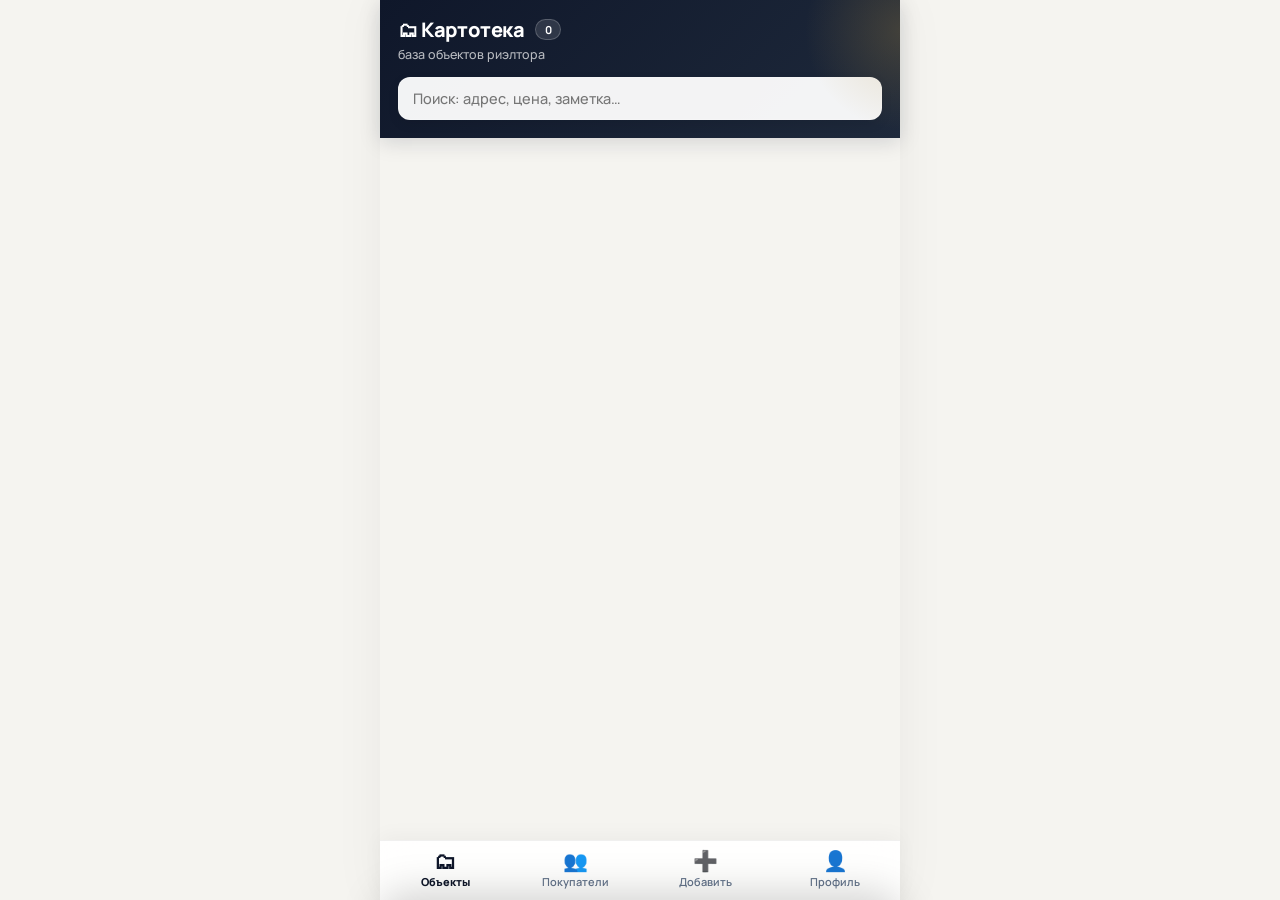
<file: app/index_backup_v2.html>
<!DOCTYPE html>
<html lang="ru">
<head>
<meta charset="UTF-8">
<meta name="viewport" content="width=device-width, initial-scale=1.0, maximum-scale=1.0, user-scalable=no">
<title>Картотека — база объектов риэлтора</title>
<script src="https://telegram.org/js/telegram-web-app.js"></script>
<link rel="manifest" href="manifest.json">
<meta name="theme-color" content="#0f172a">
<meta name="apple-mobile-web-app-capable" content="yes">
<meta name="apple-mobile-web-app-status-bar-style" content="black-translucent">
<link rel="apple-touch-icon" href="icon-192.png">
<style>
@import url('https://fonts.googleapis.com/css2?family=Manrope:wght@400;500;600;700;800&display=swap');

:root {
  --bg: #f5f4f0;
  --card: #ffffff;
  --ink: #0f172a;
  --soft: #475569;
  --mut: #64748b;
  --line: #e2e8f0;
  --acc: #0f172a;
  --gold: #b89241;
  --gold-light: rgba(184, 146, 65, 0.12);
  --green: #059669;
  --amber: #d97706;
  --red: #dc2626;
  --priv: #fcfbf7;
}

* {
  box-sizing: border-box;
  -webkit-tap-highlight-color: transparent;
}

html, body {
  margin: 0;
  min-height: 100%;
  background: var(--bg);
  color: var(--ink);
  font-family: 'Manrope', -apple-system, BlinkMacSystemFont, 'Segoe UI', Roboto, sans-serif;
  -webkit-font-smoothing: antialiased;
  -moz-osx-font-smoothing: grayscale;
}

#app {
  max-width: 520px;
  margin: 0 auto;
  min-height: 100vh;
  display: flex;
  flex-direction: column;
  background: var(--bg);
  position: relative;
  box-shadow: 0 0 50px rgba(0, 0, 0, 0.05);
}

/* ================= HEADERS ================= */
.hd {
  background: linear-gradient(135deg, #0f172a 0%, #1e293b 100%);
  color: #fff;
  padding: 16px 18px 18px;
  position: sticky;
  top: 0;
  z-index: 20;
  box-shadow: 0 4px 20px rgba(15, 23, 42, 0.15);
  overflow: hidden;
}

.hd::after, .dhead::after {
  content: "";
  position: absolute;
  top: -50%;
  right: -20%;
  width: 200px;
  height: 200px;
  background: radial-gradient(circle, rgba(184, 146, 65, 0.25) 0%, rgba(255, 255, 255, 0) 70%);
  pointer-events: none;
  border-radius: 50%;
}

.hd .t1 {
  font-size: 20px;
  font-weight: 800;
  display: flex;
  align-items: center;
  gap: 10px;
  letter-spacing: -0.02em;
}

.hd .t2 {
  font-size: 12.5px;
  color: rgba(255, 255, 255, 0.7);
  margin-top: 3px;
  font-weight: 500;
}

.hd .cnt {
  font-size: 11px;
  background: rgba(255, 255, 255, 0.12);
  border: 1px solid rgba(255, 255, 255, 0.2);
  backdrop-filter: blur(8px);
  border-radius: 12px;
  padding: 2px 9px;
  font-weight: 700;
  color: #fff;
}

.searchrow {
  margin-top: 14px;
}

#search {
  width: 100%;
  border: 1px solid rgba(255, 255, 255, 0.15);
  border-radius: 12px;
  padding: 11px 14px;
  font-size: 14.5px;
  background: rgba(255, 255, 255, 0.95);
  outline: none;
  color: var(--ink);
  font-family: inherit;
  font-weight: 500;
  box-shadow: 0 4px 12px rgba(0, 0, 0, 0.08);
  transition: all 0.2s ease;
}

#search:focus {
  background: #ffffff;
  box-shadow: 0 0 0 3px rgba(184, 146, 65, 0.3);
}

.dhead {
  background: linear-gradient(135deg, #0f172a 0%, #1e293b 100%);
  color: #fff;
  padding: 14px 16px;
  display: flex;
  align-items: center;
  gap: 12px;
  position: sticky;
  top: 0;
  z-index: 20;
  box-shadow: 0 4px 20px rgba(15, 23, 42, 0.15);
  overflow: hidden;
}

.dhead button {
  background: rgba(255, 255, 255, 0.1);
  border: 1px solid rgba(255, 255, 255, 0.15);
  color: #fff;
  font-size: 20px;
  width: 34px;
  height: 34px;
  border-radius: 10px;
  display: flex;
  align-items: center;
  justify-content: center;
  cursor: pointer;
  transition: transform 0.15s ease, background 0.15s ease;
  line-height: 1;
}

.dhead button:active {
  transform: scale(0.92);
  background: rgba(255, 255, 255, 0.2);
}

.dhead .dt {
  font-size: 16px;
  font-weight: 700;
  flex: 1;
  line-height: 1.25;
  white-space: nowrap;
  overflow: hidden;
  text-overflow: ellipsis;
  letter-spacing: -0.01em;
}

.dhead .hbtn {
  font-size: 13px;
  background: rgba(255, 255, 255, 0.12);
  border: 1px solid rgba(255, 255, 255, 0.2);
  backdrop-filter: blur(8px);
  border-radius: 10px;
  padding: 6px 12px;
  font-weight: 600;
}

/* ================= CHIPS ================= */
.chips {
  display: flex;
  gap: 8px;
  padding: 14px 16px 6px;
  overflow-x: auto;
  scrollbar-width: none;
}

.chips::-webkit-scrollbar {
  display: none;
}

.chip {
  flex: 0 0 auto;
  border: 1px solid rgba(0, 0, 0, 0.06);
  background: #ffffff;
  border-radius: 20px;
  padding: 7px 15px;
  font-size: 13px;
  font-weight: 600;
  color: var(--soft);
  cursor: pointer;
  user-select: none;
  box-shadow: 0 2px 6px rgba(0, 0, 0, 0.03);
  transition: all 0.2s cubic-bezier(0.16, 1, 0.3, 1);
}

.chip:active {
  transform: scale(0.95);
}

.chip.on {
  background: var(--ink);
  border-color: var(--ink);
  color: #ffffff;
  box-shadow: 0 4px 12px rgba(15, 23, 42, 0.2);
}

/* ================= LIST & CARDS ================= */
#list {
  padding: 10px 16px 100px;
  flex: 1;
}

.obj {
  background: var(--card);
  border-radius: 18px;
  margin-bottom: 16px;
  overflow: hidden;
  cursor: pointer;
  border: 1px solid rgba(0, 0, 0, 0.04);
  box-shadow: 0 10px 25px -5px rgba(15, 23, 42, 0.05), 0 8px 10px -6px rgba(15, 23, 42, 0.03);
  transition: all 0.25s cubic-bezier(0.16, 1, 0.3, 1);
}

.obj:active {
  transform: scale(0.985);
  box-shadow: 0 4px 12px rgba(15, 23, 42, 0.06);
}

.ph {
  height: 195px;
  position: relative;
  background: #e2e8f0;
  display: flex;
  align-items: center;
  justify-content: center;
  overflow: hidden;
}

.ph img {
  width: 100%;
  height: 100%;
  object-fit: cover;
  transition: transform 0.4s ease;
}

.obj:hover .ph img {
  transform: scale(1.03);
}

.ph .noph {
  color: #94a3b8;
  font-size: 40px;
}

.badge {
  position: absolute;
  top: 12px;
  left: 12px;
  font-size: 11px;
  font-weight: 800;
  color: #fff;
  padding: 5px 11px;
  border-radius: 10px;
  text-transform: uppercase;
  letter-spacing: 0.04em;
  box-shadow: 0 4px 10px rgba(0, 0, 0, 0.15);
  backdrop-filter: blur(4px);
}

.b-sale {
  background: linear-gradient(135deg, #059669, #10b981);
}

.b-avans {
  background: linear-gradient(135deg, #d97706, #f59e0b);
}

.b-sold {
  background: linear-gradient(135deg, #475569, #64748b);
}

.nph {
  position: absolute;
  top: 12px;
  right: 12px;
  background: rgba(15, 23, 42, 0.65);
  backdrop-filter: blur(8px);
  color: #fff;
  font-size: 11px;
  font-weight: 700;
  padding: 4px 9px;
  border-radius: 8px;
  border: 1px solid rgba(255, 255, 255, 0.15);
}

.obj .body {
  padding: 14px 16px 16px;
}

.price {
  font-size: 20px;
  font-weight: 800;
  color: var(--ink);
  letter-spacing: -0.02em;
}

.title {
  font-size: 14px;
  color: var(--soft);
  margin-top: 3px;
  font-weight: 500;
  line-height: 1.35;
}

.meta {
  display: flex;
  gap: 6px;
  margin-top: 10px;
  font-size: 12px;
  color: var(--mut);
  flex-wrap: wrap;
}

.meta span {
  background: #f1f5f9;
  color: #334155;
  border-radius: 6px;
  padding: 3px 9px;
  font-weight: 600;
  border: 1px solid rgba(0, 0, 0, 0.03);
}

.empty {
  text-align: center;
  color: var(--mut);
  padding: 70px 24px;
  font-size: 15px;
  line-height: 1.6;
  font-weight: 500;
}

.empty .big {
  font-size: 48px;
  margin-bottom: 12px;
  opacity: 0.8;
}

/* ================= SCREENS ================= */
.screen {
  display: none;
}

.screen.on {
  display: block;
}

#list-screen.on {
  display: block;
}

/* ================= DETAIL SCREEN ================= */
.gal {
  position: relative;
  height: 290px;
  background: #0f172a;
  overflow: hidden;
}

.gal .track {
  display: flex;
  height: 100%;
  transition: transform 0.35s cubic-bezier(0.16, 1, 0.3, 1);
}

.gal .slide {
  flex: 0 0 100%;
}

.gal img {
  width: 100%;
  height: 100%;
  object-fit: cover;
}

.dots {
  position: absolute;
  bottom: 12px;
  left: 0;
  right: 0;
  display: flex;
  justify-content: center;
  gap: 6px;
  z-index: 5;
}

.dot {
  width: 6px;
  height: 6px;
  border-radius: 50%;
  background: rgba(255, 255, 255, 0.4);
  transition: all 0.25s ease;
}

.dot.on {
  background: #ffffff;
  width: 18px;
  border-radius: 10px;
}

.gnav {
  position: absolute;
  top: 0;
  bottom: 0;
  width: 30%;
  z-index: 4;
}

.gprev { left: 0; }
.gnext { right: 0; }

.dbody {
  padding: 18px 16px 100px;
}

.dprice {
  font-size: 28px;
  font-weight: 800;
  color: var(--ink);
  letter-spacing: -0.03em;
}

.daddr {
  color: var(--soft);
  font-size: 15px;
  margin-top: 4px;
  font-weight: 500;
}

.statusrow {
  display: flex;
  gap: 8px;
  margin: 16px 0 6px;
}

.st {
  flex: 1;
  text-align: center;
  font-size: 13px;
  font-weight: 700;
  padding: 10px 4px;
  border-radius: 12px;
  border: 1.5px solid var(--line);
  color: var(--mut);
  cursor: pointer;
  background: #ffffff;
  transition: all 0.2s ease;
  box-shadow: 0 2px 4px rgba(0, 0, 0, 0.02);
}

.st:active {
  transform: scale(0.96);
}

.st.on-sale {
  border-color: var(--green);
  color: #047857;
  background: #ecfdf5;
}

.st.on-avans {
  border-color: var(--amber);
  color: #b45309;
  background: #fffbeb;
}

.st.on-sold {
  border-color: var(--mut);
  color: var(--soft);
  background: #f8fafc;
}

.sect {
  background: #ffffff;
  border-radius: 16px;
  padding: 16px;
  margin-top: 14px;
  border: 1px solid rgba(0, 0, 0, 0.04);
  box-shadow: 0 4px 12px rgba(15, 23, 42, 0.03);
}

.sect h3 {
  margin: 0 0 12px;
  font-size: 11px;
  text-transform: uppercase;
  letter-spacing: 0.08em;
  color: var(--mut);
  font-weight: 800;
}

.kv {
  display: grid;
  grid-template-columns: 1fr 1fr;
  gap: 10px 16px;
  font-size: 14.5px;
  color: var(--ink);
  font-weight: 600;
}

.kv div b {
  display: block;
  font-size: 11.5px;
  color: var(--mut);
  font-weight: 600;
  margin-bottom: 2px;
  text-transform: uppercase;
  letter-spacing: 0.02em;
}

.notes {
  font-size: 14.5px;
  color: var(--soft);
  line-height: 1.55;
  white-space: pre-wrap;
  font-weight: 500;
}

.priv {
  background: var(--priv);
  border: 1px solid rgba(184, 146, 65, 0.3);
  box-shadow: 0 4px 15px rgba(184, 146, 65, 0.06);
}

.priv h3 {
  color: var(--gold);
}

.priv .hint {
  font-size: 12px;
  color: #96742e;
  margin-top: 10px;
  font-weight: 500;
  border-top: 1px dashed rgba(184, 146, 65, 0.2);
  padding-top: 8px;
}

.actions {
  display: flex;
  gap: 10px;
  margin-top: 18px;
}

.abtn {
  flex: 1;
  border: 0;
  border-radius: 14px;
  padding: 14px 10px;
  font-size: 14.5px;
  font-weight: 700;
  cursor: pointer;
  display: flex;
  flex-direction: column;
  align-items: center;
  gap: 3px;
  font-family: inherit;
  transition: all 0.2s cubic-bezier(0.16, 1, 0.3, 1);
}

.abtn:active {
  transform: scale(0.96);
}

.abtn small {
  font-weight: 500;
  font-size: 11px;
  opacity: 0.8;
}

.a1 {
  background: linear-gradient(135deg, #0f172a 0%, #1e293b 100%);
  color: #ffffff;
  box-shadow: 0 4px 14px rgba(15, 23, 42, 0.2);
}

.a2 {
  background: #ffffff;
  color: var(--ink);
  border: 1.5px solid var(--line);
  box-shadow: 0 2px 6px rgba(0, 0, 0, 0.03);
}

.a3 {
  background: #ffffff;
  color: var(--red);
  border: 1.5px solid #fecaca;
  margin-top: 12px;
  width: 100%;
  border-radius: 14px;
  padding: 13px;
  font-size: 14px;
  font-weight: 700;
  cursor: pointer;
  font-family: inherit;
  transition: all 0.2s ease;
}

.a3:active {
  transform: scale(0.97);
  background: #fef2f2;
}

/* ================= FORM ================= */
.form {
  padding: 16px 16px 100px;
}

.form label {
  display: block;
  font-size: 12.5px;
  color: var(--soft);
  margin: 16px 0 6px;
  font-weight: 700;
  text-transform: uppercase;
  letter-spacing: 0.03em;
}

.form input, .form textarea, .form select {
  width: 100%;
  border: 1.5px solid var(--line);
  border-radius: 12px;
  padding: 12px 14px;
  font-size: 15px;
  background: #ffffff;
  outline: none;
  font-family: inherit;
  color: var(--ink);
  font-weight: 500;
  transition: border-color 0.2s ease, box-shadow 0.2s ease;
}

.form input:focus, .form textarea:focus, .form select:focus {
  border-color: var(--ink);
  box-shadow: 0 0 0 3px rgba(15, 23, 42, 0.08);
}

.form textarea {
  resize: vertical;
}

.row2 {
  display: flex;
  gap: 10px;
}

.row2 > div {
  flex: 1;
}

.fbtn {
  width: 100%;
  margin-top: 22px;
  background: linear-gradient(135deg, #0f172a 0%, #1e293b 100%);
  color: #ffffff;
  border: 0;
  border-radius: 14px;
  padding: 15px;
  font-size: 16px;
  font-weight: 800;
  cursor: pointer;
  font-family: inherit;
  box-shadow: 0 4px 14px rgba(15, 23, 42, 0.2);
  transition: transform 0.2s ease;
}

.fbtn:active {
  transform: scale(0.97);
}

.photogrid {
  display: grid;
  grid-template-columns: repeat(4, 1fr);
  gap: 8px;
  margin-top: 8px;
}

.pcell {
  position: relative;
  aspect-ratio: 1;
  border-radius: 12px;
  overflow: hidden;
  background: #e2e8f0;
  box-shadow: 0 2px 6px rgba(0, 0, 0, 0.05);
}

.pcell img {
  width: 100%;
  height: 100%;
  object-fit: cover;
}

.pcell .del {
  position: absolute;
  top: 4px;
  right: 4px;
  background: rgba(15, 23, 42, 0.7);
  backdrop-filter: blur(4px);
  color: #fff;
  border: 0;
  border-radius: 50%;
  width: 22px;
  height: 22px;
  font-size: 11px;
  cursor: pointer;
  display: flex;
  align-items: center;
  justify-content: center;
}

.paddbtn {
  aspect-ratio: 1;
  border: 2px dashed var(--line);
  border-radius: 12px;
  background: #ffffff;
  color: var(--mut);
  font-size: 22px;
  cursor: pointer;
  transition: all 0.2s ease;
  display: flex;
  align-items: center;
  justify-content: center;
}

.paddbtn:active {
  background: #f8fafc;
  border-color: var(--mut);
}

.featrow {
  display: flex;
  gap: 8px;
  margin-bottom: 8px;
}

.featrow input {
  flex: 1;
}

.featrow button {
  border: 0;
  background: #fef2f2;
  color: var(--red);
  border-radius: 10px;
  width: 42px;
  cursor: pointer;
  font-size: 16px;
  font-weight: 700;
}

.addfeat {
  border: 1.5px dashed var(--line);
  background: #ffffff;
  color: var(--ink);
  border-radius: 12px;
  padding: 11px;
  width: 100%;
  font-size: 13.5px;
  font-weight: 700;
  cursor: pointer;
  font-family: inherit;
  transition: background 0.2s ease;
}

.addfeat:active {
  background: #f8fafc;
}

/* ================= NAVIGATION ================= */
#nav {
  position: fixed;
  bottom: 0;
  left: 50%;
  transform: translateX(-50%);
  width: 100%;
  max-width: 520px;
  background: rgba(255, 255, 255, 0.92);
  backdrop-filter: blur(16px) saturate(180%);
  border-top: 1px solid rgba(0, 0, 0, 0.06);
  display: flex;
  z-index: 30;
  padding-bottom: env(safe-area-inset-bottom);
  box-shadow: 0 -4px 20px rgba(0, 0, 0, 0.04);
}

#nav button {
  flex: 1;
  border: 0;
  background: none;
  padding: 10px 0 11px;
  font-size: 11px;
  color: var(--mut);
  cursor: pointer;
  display: flex;
  flex-direction: column;
  align-items: center;
  gap: 3px;
  font-family: inherit;
  font-weight: 600;
  transition: all 0.2s ease;
}

#nav button .ic {
  font-size: 20px;
  line-height: 1;
  transition: transform 0.2s ease;
}

#nav button:active .ic {
  transform: scale(0.88);
}

#nav button.on {
  color: var(--ink);
  font-weight: 800;
}

#nav button.on .ic {
  transform: scale(1.1);
}

/* ================= TOAST & SHEET ================= */
#toast {
  position: fixed;
  bottom: 84px;
  left: 50%;
  transform: translateX(-50%) translateY(10px);
  background: rgba(15, 23, 42, 0.92);
  backdrop-filter: blur(12px);
  color: #fff;
  font-size: 13.5px;
  font-weight: 600;
  padding: 11px 20px;
  border-radius: 20px;
  opacity: 0;
  transition: all 0.25s cubic-bezier(0.16, 1, 0.3, 1);
  z-index: 70;
  pointer-events: none;
  white-space: nowrap;
  max-width: 90vw;
  overflow: hidden;
  text-overflow: ellipsis;
  box-shadow: 0 10px 25px rgba(0, 0, 0, 0.2);
  border: 1px solid rgba(255, 255, 255, 0.1);
}

#toast.show {
  opacity: 1;
  transform: translateX(-50%) translateY(0);
}

#sheetbg {
  position: fixed;
  inset: 0;
  background: rgba(15, 23, 42, 0.6);
  backdrop-filter: blur(4px);
  z-index: 50;
  display: none;
  transition: opacity 0.3s ease;
}

#sheetbg.on {
  display: block;
}

#sheet {
  position: fixed;
  bottom: 0;
  left: 50%;
  transform: translateX(-50%) translateY(105%);
  width: 100%;
  max-width: 520px;
  background: #ffffff;
  border-radius: 24px 24px 0 0;
  z-index: 55;
  transition: transform 0.32s cubic-bezier(0.16, 1, 0.3, 1);
  padding: 12px 20px calc(24px + env(safe-area-inset-bottom));
  box-shadow: 0 -10px 40px rgba(0, 0, 0, 0.18);
}

#sheet::before {
  content: "";
  display: block;
  width: 38px;
  height: 4px;
  background: #cbd5e1;
  border-radius: 2px;
  margin: 0 auto 16px;
}

#sheet.on {
  transform: translateX(-50%) translateY(0);
}

#sheet h3 {
  margin: 0 0 4px;
  font-size: 18px;
  font-weight: 800;
  color: var(--ink);
  letter-spacing: -0.02em;
}

#sheet p {
  margin: 0 0 16px;
  color: var(--soft);
  font-size: 13.5px;
  font-weight: 500;
}

.shopt {
  display: flex;
  align-items: center;
  gap: 14px;
  padding: 14px 14px;
  border-radius: 14px;
  cursor: pointer;
  border: 1px solid var(--line);
  margin-bottom: 10px;
  background: #ffffff;
  transition: all 0.2s ease;
  box-shadow: 0 2px 6px rgba(0, 0, 0, 0.02);
}

.shopt:active {
  background: #f8fafc;
  transform: scale(0.98);
}

.shopt .i {
  font-size: 24px;
}

.shopt b {
  font-size: 15px;
  display: block;
  color: var(--ink);
  font-weight: 700;
}

.shopt small {
  color: var(--mut);
  font-size: 12px;
  font-weight: 500;
}


/* ================= BUYERS ================= */
.buy{background:var(--card);border-radius:18px;margin-bottom:14px;cursor:pointer;border:1px solid rgba(0,0,0,.04);
  box-shadow:0 10px 25px -5px rgba(15,23,42,.05);padding:16px 17px;transition:all .25s cubic-bezier(.16,1,.3,1)}
.buy:active{transform:scale(.985)}
.buy .bt{display:flex;align-items:baseline;gap:9px;margin-bottom:3px}
.buy .bn{font-size:16.5px;font-weight:800;letter-spacing:-.01em}
.buy .bs{font-size:10.5px;font-weight:800;padding:3px 9px;border-radius:8px;text-transform:uppercase;letter-spacing:.04em;color:#fff;margin-left:auto}
.s-new{background:linear-gradient(135deg,#2563eb,#3b82f6)}
.s-show{background:linear-gradient(135deg,#d97706,#f59e0b)}
.s-deal{background:linear-gradient(135deg,#059669,#10b981)}
.s-off{background:linear-gradient(135deg,#475569,#64748b)}
.buy .bbud{font-size:19px;font-weight:800;margin:6px 0 2px;letter-spacing:-.02em}
.buy .bw{color:var(--soft);font-size:13.5px;font-weight:500;line-height:1.4}
.buy .bmeta{display:flex;gap:6px;margin-top:10px;flex-wrap:wrap;font-size:11.5px}
.buy .bmeta span{background:#f1f5f9;color:#334155;border-radius:6px;padding:3px 9px;font-weight:600;border:1px solid rgba(0,0,0,.03)}
.mtag{display:inline-block;background:var(--gold-light,#f6efe1);color:#8a6a24;border:1px solid rgba(184,146,65,.3);
  border-radius:8px;padding:3px 10px;font-size:11.5px;font-weight:700;margin-top:8px}
.matchcard{display:flex;gap:12px;align-items:center;padding:11px;border:1px solid var(--line);border-radius:13px;margin-bottom:9px;background:#fff;cursor:pointer}
.matchcard img{width:64px;height:52px;object-fit:cover;border-radius:9px;flex:0 0 auto}
.matchcard .mph{width:64px;height:52px;border-radius:9px;background:#e2e8f0;display:flex;align-items:center;justify-content:center;font-size:20px;flex:0 0 auto}
.matchcard .mi{flex:1;min-width:0}
.matchcard .mp{font-weight:800;font-size:15px}
.matchcard .ma{color:var(--mut);font-size:12.5px;font-weight:500;white-space:nowrap;overflow:hidden;text-overflow:ellipsis}

/* ================= PROFILE ================= */
.pver {
  color: var(--mut);
  font-size: 12px;
  text-align: center;
  margin-top: 24px;
  font-weight: 500;
}
</style>
</head>
<body>
<div id="app">

  <div id="list-screen" class="screen on">
    <div class="hd">
      <div class="t1">🗂 Картотека <span class="cnt" id="cnt">0</span></div>
      <div class="t2" id="who">база объектов риэлтора</div>
      <div class="searchrow"><input id="search" placeholder="Поиск: адрес, цена, заметка…" oninput="render()"></div>
    </div>
    <div class="chips" id="chips"></div>
    <div id="list"></div>
  </div>

  <div id="buyers-screen" class="screen">
    <div class="hd">
      <div class="t1">👥 Покупатели <span class="cnt" id="bcnt">0</span></div>
      <div class="t2">заявки клиентов: бюджет, что ищут, сроки</div>
      <div class="searchrow"><input id="bsearch" placeholder="Поиск: имя, район, бюджет…" oninput="renderBuyers()"></div>
    </div>
    <div class="chips" id="bchips"></div>
    <div id="blist"></div>
  </div>

  <div id="buyer-screen" class="screen"></div>
  <div id="bform-screen" class="screen"></div>
  <div id="detail-screen" class="screen"></div>
  <div id="form-screen" class="screen"></div>
  <div id="pdf-screen" class="screen"></div>

  <div id="profile-screen" class="screen">
    <div class="dhead"><button onclick="go('list')">‹</button><div class="dt">Профиль</div></div>
    <div class="form" style="padding-bottom:96px">
      <label>Ваше имя (в презентациях)</label>
      <input id="pf-name" placeholder="Мария Козина">
      <label>Подпись / специализация</label>
      <input id="pf-title" placeholder="риэлтор · загородная недвижимость">
      <label>Телефон для клиентов</label>
      <input id="pf-phone" inputmode="tel" placeholder="+7 900 000-00-00">
      <label>Telegram / ссылка</label>
      <input id="pf-tg" placeholder="t.me/username">
      <button class="fbtn" onclick="saveProfile()">Сохранить</button>
      <div class="sect" style="margin-top:18px">
        <h3>Данные</h3>
        <button class="a3" style="color:var(--acc);border-color:#cfe0f0" onclick="exportAll()">⬇️ Экспорт базы (файл)</button>
        <label style="margin-top:10px">Импорт из файла</label>
        <input type="file" accept=".json" onchange="importAll(this)">
      </div>
      <div class="pver">Картотека v1.0 · данные хранятся на этом устройстве<span id="cloudnote"></span></div>
    </div>
  </div>

  <div id="nav">
    <button id="nb-list" class="on" onclick="go('list')"><span class="ic">🗂</span>Объекты</button>
    <button id="nb-buyers" onclick="go('buyers')"><span class="ic">👥</span>Покупатели</button>
    <button id="nb-add" onclick="addNew()"><span class="ic">➕</span>Добавить</button>
    <button id="nb-profile" onclick="openProfile()"><span class="ic">👤</span>Профиль</button>
  </div>

  <div id="toast"></div>
  <div id="sheetbg" onclick="sheet(false)"></div>
  <div id="sheet"></div>
</div>

<script>
/* ================= TELEGRAM ================= */
const _tg = window.Telegram && window.Telegram.WebApp;
const TG = _tg && _tg.platform && _tg.platform !== 'unknown' ? _tg : null;
if (TG) { try { TG.ready(); TG.expand(); } catch(e){} }

/* ================= DB (IndexedDB) ================= */
let db;
function idb(){ return new Promise((res,rej)=>{
  const r=indexedDB.open('kartoteka',2);
  r.onupgradeneeded=e=>{
    const d=e.target.result;
    if(!d.objectStoreNames.contains('objects')) d.createObjectStore('objects',{keyPath:'id'});
    if(!d.objectStoreNames.contains('kv')) d.createObjectStore('kv');
    if(!d.objectStoreNames.contains('buyers')) d.createObjectStore('buyers',{keyPath:'id'});
  };
  r.onsuccess=e=>res(e.target.result); r.onerror=()=>rej(r.error);
});}
function tx(store,mode){ return db.transaction(store,mode).objectStore(store); }
function dbAll(){ return new Promise(res=>{ const q=tx('objects','readonly').getAll(); q.onsuccess=()=>res(q.result||[]); }); }
function dbPut(o){ return new Promise(res=>{ tx('objects','readwrite').put(o).onsuccess=()=>res(); }); }
function dbDel(id){ return new Promise(res=>{ tx('objects','readwrite').delete(id).onsuccess=()=>res(); }); }
function kvGet(k){ return new Promise(res=>{ const q=tx('kv','readonly').get(k); q.onsuccess=()=>res(q.result); }); }
function kvSet(k,v){ return new Promise(res=>{ tx('kv','readwrite').put(v,k).onsuccess=()=>res(); }); }
function buyAll(){ return new Promise(res=>{ const q=tx('buyers','readonly').getAll(); q.onsuccess=()=>res(q.result||[]); }); }
function buyPut(b){ return new Promise(res=>{ tx('buyers','readwrite').put(b).onsuccess=()=>res(); }); }
function buyDel(id){ return new Promise(res=>{ tx('buyers','readwrite').delete(id).onsuccess=()=>res(); }); }

/* ================= STATE ================= */
let OBJ=[], filter='all', cur=null, slide=0, editId=null, formPhotos=[], formFeats=[];
let BUY=[], bfilter='all', bcur=null, beditId=null;
const B_LABEL={new:'Новый',show:'На показах',deal:'Сделка',off:'Отказ'};
const B_CLASS={new:'s-new',show:'s-show',deal:'s-deal',off:'s-off'};
let PROFILE={name:'',title:'',phone:'',tg:''};
const ST_LABEL={sale:'В продаже',avans:'Аванс',sold:'Продано'};
const ST_CLASS={sale:'b-sale',avans:'b-avans',sold:'b-sold'};
const fmt=p=>(+p||0).toLocaleString('ru-RU')+' ₽';
const esc=s=>String(s??'').replace(/[<>&"]/g,c=>({'<':'&lt;','>':'&gt;','&':'&amp;','"':'&quot;'}[c]));

/* ================= CLOUD BACKUP (текст карточек, без фото) ================= */
function cloudBackup(){
  if(!TG || !TG.CloudStorage) return;
  try{
    const light=OBJ.map(o=>({...o,photos:[]}));
    const s=JSON.stringify({v:2,profile:PROFILE,objects:light,buyers:BUY});
    const chunks=[]; for(let i=0;i<s.length;i+=3800) chunks.push(s.slice(i,i+3800));
    TG.CloudStorage.setItem('meta',String(chunks.length),()=>{});
    chunks.forEach((c,i)=>TG.CloudStorage.setItem('d'+i,c,()=>{}));
  }catch(e){}
}
function cloudRestore(){
  if(!TG || !TG.CloudStorage) { toast('Доступно только внутри Telegram'); return; }
  TG.CloudStorage.getItem('meta',(e,n)=>{
    if(e||!n){ toast('Резервной копии нет'); return; }
    const keys=Array.from({length:+n},(_,i)=>'d'+i);
    TG.CloudStorage.getItems(keys,async(e2,vals)=>{
      if(e2){ toast('Ошибка чтения'); return; }
      try{
        const s=keys.map(k=>vals[k]||'').join('');
        const data=JSON.parse(s);
        for(const o of (data.objects||[])){ const ex=OBJ.find(x=>x.id===o.id); if(!ex) await dbPut(o); }
        for(const b of (data.buyers||[])){ const ex=BUY.find(x=>x.id===b.id); if(!ex) await buyPut(b); }
        BUY=await buyAll(); renderBuyers();
        if(data.profile && data.profile.name) { PROFILE=data.profile; await kvSet('profile',PROFILE); }
        OBJ=await dbAll(); render(); toast('Восстановлено из облака: '+data.objects.length+' объектов');
      }catch(err){ toast('Копия повреждена'); }
    });
  });
}

/* ================= RENDER LIST ================= */
function chipsRender(){
  const c=[['all','Все'],['sale','В продаже'],['avans','Аванс'],['sold','Продано'],['Квартира','Квартиры'],['Дом','Дома'],['Участок','Участки'],['Коммерция','Коммерция']];
  document.getElementById('chips').innerHTML=c.map(([k,l])=>
    `<div class="chip ${filter==k?'on':''}" onclick="filter='${k}';render()">${l}</div>`).join('');
}
function render(){
  chipsRender();
  document.getElementById('cnt').textContent=OBJ.length;
  const q=(document.getElementById('search').value||'').toLowerCase();
  const rows=OBJ.filter(o=>{
    const okF=filter=='all'||o.status==filter||o.type==filter;
    const hay=(o.addr+' '+o.type+' '+o.price+' '+(o.notes||'')).toLowerCase();
    return okF&&(!q||hay.includes(q));
  }).sort((a,b)=>b.created-a.created);
  const el=document.getElementById('list');
  if(!OBJ.length){
    el.innerHTML=`<div class="empty"><div class="big">🗂</div>Пока пусто.<br>Нажмите <b>➕ Добавить</b> — и первый объект появится в картотеке за минуту.</div>`;
    return;
  }
  el.innerHTML=rows.map(o=>`
    <div class="obj" onclick="openDetail('${o.id}')">
      <div class="ph">${o.photos.length?`<img src="${o.photos[0]}" alt="">`:`<div class="noph">🏠</div>`}
        <span class="badge ${ST_CLASS[o.status]}">${ST_LABEL[o.status]}</span>
        ${o.photos.length?`<span class="nph">📷 ${o.photos.length}</span>`:''}</div>
      <div class="body">
        <div class="price">${fmt(o.price)}</div>
        <div class="title">${esc(o.type)} · ${esc(o.addr)}</div>
        <div class="meta">${o.area?`<span>${esc(o.area)}</span>`:''}${o.rooms?`<span>${esc(o.rooms)} комн.</span>`:''}${o.floor?`<span>${esc(o.floor)}</span>`:''}</div>
      </div></div>`).join('')||'<div class="empty">Ничего не найдено</div>';
}

/* ================= SCREENS ================= */
let lastTab='list';
function go(name){
  document.querySelectorAll('.screen').forEach(s=>s.classList.remove('on'));
  const el=document.getElementById(name+'-screen'); if(!el)return;
  el.classList.add('on');
  if(name==='list'||name==='buyers') lastTab=name;
  ['list','buyers','profile'].forEach(n=>{const b=document.getElementById('nb-'+n);if(b)b.classList.toggle('on',n==name)});
  window.scrollTo(0,0);
  if(TG){ try{ (name=='list'||name=='buyers')?TG.BackButton.hide():TG.BackButton.show(); }catch(e){} }
}
function addNew(){ lastTab==='buyers' ? openBuyerForm() : openForm(); }
if(TG){ try{ TG.BackButton.onClick(()=>go('list')); }catch(e){} }

function openDetail(id){
  cur=OBJ.find(o=>o.id===id); if(!cur)return; slide=0;
  const o=cur;
  const gal=o.photos.length?`
    <div class="gal"><div class="track" id="track">${o.photos.map(p=>`<div class="slide"><img src="${p}"></div>`).join('')}</div>
    ${o.photos.length>1?`<div class="gnav gprev" onclick="swipe(-1)"></div><div class="gnav gnext" onclick="swipe(1)"></div>
    <div class="dots" id="dots">${o.photos.map((_,k)=>`<div class="dot ${k==0?'on':''}"></div>`).join('')}</div>`:''}</div>`
    :`<div class="gal" style="display:flex;align-items:center;justify-content:center;color:#667"><span style="font-size:44px">🏠</span></div>`;
  document.getElementById('detail-screen').innerHTML=`
    <div class="dhead"><button onclick="go('list')">‹</button><div class="dt">${esc(o.type)} · ${esc(o.addr)}</div></div>
    ${gal}
    <div class="dbody">
      <div class="dprice">${fmt(o.price)}</div>
      <div class="daddr">${esc(o.addr)}</div>
      <div class="statusrow">${['sale','avans','sold'].map(s=>`<div class="st ${o.status==s?'on-'+s:''}" onclick="setStatus('${s}')">${ST_LABEL[s]}</div>`).join('')}</div>
      ${o.feat&&o.feat.length?`<div class="sect"><h3>Характеристики</h3><div class="kv">${o.feat.map(f=>`<div><b>${esc(f[0])}</b>${esc(f[1])}</div>`).join('')}</div></div>`:''}
      ${o.notes?`<div class="sect"><h3>Мои заметки</h3><div class="notes">${esc(o.notes)}</div></div>`:''}
      ${(o.owner||o.phone||o.fee)?`<div class="sect priv"><h3>🔒 Приватно — видите только вы</h3>
        <div class="kv">
          ${o.owner?`<div><b>Собственник</b>${esc(o.owner)}</div>`:''}
          ${o.phone?`<div><b>Телефон</b><a href="tel:${o.phone.replace(/[^+\d]/g,'')}" style="color:var(--acc);text-decoration:none">${esc(o.phone)}</a></div>`:''}
          ${o.fee?`<div style="grid-column:1/3"><b>Комиссия / условия</b>${esc(o.fee)}</div>`:''}
        </div><div class="hint">В презентацию для клиента этот блок не попадает</div></div>`:''}
      <div class="actions">
        <button class="abtn a1" onclick="openShare()">📤 Отправить клиенту<small>картинка · PDF · текст</small></button>
        <button class="abtn a2" onclick="openForm('${o.id}')">✏️ Изменить<small>фото · цена · статус</small></button>
      </div>
      <button class="a3" onclick="delObj('${o.id}')">🗑 Удалить объект</button>
    </div>`;
  go('detail');
}
function swipe(d){
  if(!cur)return;
  slide=Math.max(0,Math.min(cur.photos.length-1,slide+d));
  const t=document.getElementById('track'); if(t)t.style.transform=`translateX(-${slide*100}%)`;
  document.querySelectorAll('#dots .dot').forEach((el,k)=>el.classList.toggle('on',k==slide));
}
async function setStatus(s){ cur.status=s; await dbPut(cur); OBJ=await dbAll(); openDetail(cur.id); toast('Статус: '+ST_LABEL[s]); cloudBackup(); }
async function delObj(id){
  let ok;
  try{ ok = TG&&TG.showConfirm ? await new Promise(r=>TG.showConfirm('Удалить объект безвозвратно?',r)) : confirm('Удалить объект безвозвратно?'); }
  catch(e){ ok = confirm('Удалить объект безвозвратно?'); }
  if(!ok)return;
  await dbDel(id); OBJ=await dbAll(); render(); go('list'); toast('Объект удалён'); cloudBackup();
}

/* ================= FORM ================= */
function openForm(id){
  editId=id||null;
  const o=id?OBJ.find(x=>x.id===id):null;
  formPhotos=o?[...o.photos]:[];
  formFeats=o&&o.feat?o.feat.map(f=>[...f]):[['Площадь',''],['Комнаты',''],['Этаж','']];
  document.getElementById('form-screen').innerHTML=`
    <div class="dhead"><button onclick="go(editId?'detail':'list')">‹</button><div class="dt">${o?'Редактирование':'Новый объект'}</div></div>
    <div class="form">
      <label>Фото (${formPhotos.length})</label>
      <div class="photogrid" id="pgrid"></div>
      <input type="file" id="pfile" accept="image/*" multiple style="display:none" onchange="addPhotos(this)">
      <label>Тип объекта</label>
      <select id="f-type">${['Квартира','Дом','Участок','Коммерция'].map(t=>`<option ${o&&o.type==t?'selected':''}>${t}</option>`).join('')}</select>
      <label>Адрес / название *</label>
      <input id="f-addr" value="${o?esc(o.addr):''}" placeholder="ул. Садовая, 12 — 2-комн.">
      <label>Цена, ₽ *</label>
      <input id="f-price" inputmode="numeric" value="${o?o.price:''}" placeholder="4500000">
      <div class="row2">
        <div><label>Площадь</label><input id="f-area" value="${o?esc(o.area||''):''}" placeholder="54 м²"></div>
        <div><label>Комнат</label><input id="f-rooms" value="${o?esc(o.rooms||''):''}" placeholder="2"></div>
        <div><label>Этаж/этажность</label><input id="f-floor" value="${o?esc(o.floor||''):''}" placeholder="5/9"></div>
      </div>
      <label>Характеристики (пойдут в презентацию)</label>
      <div id="feats"></div>
      <button class="addfeat" onclick="formFeats.push(['','']);drawFeats()">＋ добавить характеристику</button>
      <label>Заметки (видны только вам)</label>
      <textarea id="f-notes" rows="2" placeholder="Торг от 100 тыс., ключи у соседки">${o?esc(o.notes||''):''}</textarea>
      <label>🔒 Собственник — имя</label>
      <input id="f-owner" value="${o?esc(o.owner||''):''}" placeholder="Ольга Петровна">
      <label>🔒 Собственник — телефон</label>
      <input id="f-phone" inputmode="tel" value="${o?esc(o.phone||''):''}" placeholder="+7 ___ ___-__-__">
      <label>🔒 Комиссия / условия</label>
      <input id="f-fee" value="${o?esc(o.fee||''):''}" placeholder="2%, эксклюзив до 01.10">
      <button class="fbtn" onclick="saveObj()">Сохранить объект</button>
    </div>`;
  drawPhotos(); drawFeats();
  go('form');
}
function drawPhotos(){
  const g=document.getElementById('pgrid'); if(!g)return;
  g.innerHTML=formPhotos.map((p,i)=>`<div class="pcell"><img src="${p}"><button class="del" onclick="formPhotos.splice(${i},1);drawPhotos()">✕</button></div>`).join('')
   +`<button class="paddbtn" onclick="document.getElementById('pfile').click()">📷</button>`;
  const lbl=document.querySelector('#form-screen label'); if(lbl)lbl.textContent=`Фото (${formPhotos.length})`;
}
function drawFeats(){
  const f=document.getElementById('feats'); if(!f)return;
  f.innerHTML=formFeats.map((ft,i)=>`<div class="featrow">
    <input placeholder="Название" value="${esc(ft[0])}" oninput="formFeats[${i}][0]=this.value">
    <input placeholder="Значение" value="${esc(ft[1])}" oninput="formFeats[${i}][1]=this.value">
    <button onclick="formFeats.splice(${i},1);drawFeats()">✕</button></div>`).join('');
}
function addPhotos(inp){
  const files=[...inp.files]; inp.value='';
  files.forEach(f=>{
    const img=new Image(), url=URL.createObjectURL(f);
    img.onload=()=>{
      const MAX=1280, k=Math.min(1,MAX/Math.max(img.width,img.height));
      const c=document.createElement('canvas'); c.width=img.width*k; c.height=img.height*k;
      c.getContext('2d').drawImage(img,0,0,c.width,c.height);
      formPhotos.push(c.toDataURL('image/jpeg',.82));
      URL.revokeObjectURL(url); drawPhotos();
    };
    img.src=url;
  });
}
async function saveObj(){
  const v=id=>document.getElementById(id).value.trim();
  const addr=v('f-addr'), price=parseInt(v('f-price').replace(/\D/g,''))||0;
  if(!addr||!price){ toast('Адрес и цена обязательны'); return; }
  const o={
    id: editId||('o'+Date.now()),
    type:v('f-type'), addr, price,
    area:v('f-area'), rooms:v('f-rooms'), floor:v('f-floor'),
    feat:formFeats.filter(f=>f[0]&&f[1]),
    notes:v('f-notes'), owner:v('f-owner'), phone:v('f-phone'), fee:v('f-fee'),
    photos:formPhotos,
    status:editId?(OBJ.find(x=>x.id===editId)||{}).status||'sale':'sale',
    created:editId?(OBJ.find(x=>x.id===editId)||{}).created||Date.now():Date.now(),
  };
  await dbPut(o); OBJ=await dbAll(); render(); cloudBackup();
  toast('Сохранено'); openDetail(o.id);
}

/* ================= SHARE / PDF ================= */
const LINK_API='https://kartoteka-link.kartoteka.workers.dev';
function openShare(){
  document.getElementById('sheet').innerHTML=`
    <h3>Отправить клиенту</h3>
    <p>Телефон собственника и заметки не попадут в презентацию</p>
    <div class="shopt" onclick="shareLink()"><span class="i">🔗</span><span><b>Ссылка-витрина</b><small>клиент откроет красивую страницу объекта</small></span></div>
    <div class="shopt" onclick="sheet(false);sharePresentation('image')"><span class="i">🖼</span><span><b>Картинка-презентация</b><small>красивая карточка — сразу в чат клиенту</small></span></div>
    <div class="shopt" onclick="sheet(false);sharePresentation('pdf')"><span class="i">📄</span><span><b>PDF-презентация</b><small>файл с фото и вашими контактами</small></span></div>
    <div class="shopt" onclick="sheet(false);shareText()"><span class="i">💬</span><span><b>Текст объявления</b><small>скопировать или отправить текстом</small></span></div>`;
  sheet(true);
}
async function shareLink(){
  if(!cur)return;
  sheet(false); toast('Создаю ссылку…');
  try{
    // публикуем ТОЛЬКО публичные поля (сервер приватное дополнительно режет)
    const pub={
      type:cur.type, addr:cur.addr, price:cur.price,
      feat:(cur.feat||[]).filter(f=>f[0]&&f[1]),
      photos:(cur.photos||[]).slice(0,8),
      profile:PROFILE,
    };
    if(cur.linkId){
      // ссылка уже была — просто показываем её снова
      showLink(LINK_API+'/o/'+cur.linkId); return;
    }
    const r=await fetch(LINK_API+'/api/pub',{method:'POST',headers:{'Content-Type':'application/json'},body:JSON.stringify(pub)});
    const j=await r.json();
    if(!j.id){ toast('Не получилось: '+(j.error||'ошибка сервера')); return; }
    cur.linkId=j.id; await dbPut(cur); OBJ=await dbAll();
    showLink(j.url);
  }catch(e){ toast('Нет сети или сервер недоступен'); }
}
function showLink(link){
  document.getElementById('sheet').innerHTML=`
    <h3>Ссылка готова 🔗</h3>
    <p style="word-break:break-all;color:var(--acc);font-size:14px">${link}</p>
    <div class="shopt" onclick="sheet(false);(TG?TG.openTelegramLink('https://t.me/share/url?url='+encodeURIComponent('${link}')+'&text='+encodeURIComponent('${(cur?cur.type+' · '+cur.addr:'Объект').replace(/'/g,'')}')):window.open('${link}'))"><span class="i">📨</span><span><b>Отправить в Telegram</b><small>выбрать чат клиента</small></span></div>
    <div class="shopt" onclick="navigator.clipboard.writeText('${link}').then(()=>toast('Ссылка скопирована'));sheet(false)"><span class="i">📋</span><span><b>Скопировать</b><small>вставить куда угодно</small></span></div>
    <div class="shopt" onclick="window.open('${link}');sheet(false)"><span class="i">👁</span><span><b>Посмотреть как клиент</b><small>открыть витрину</small></span></div>`;
  sheet(true);
}
function presCanvas(o){
  // A4 150dpi портрет
  const W=1240,H=1754, c=document.createElement('canvas'); c.width=W;c.height=H;
  const x=c.getContext('2d');
  x.fillStyle='#fff'; x.fillRect(0,0,W,H);
  // шапка
  x.fillStyle='#1c2b3a'; x.fillRect(0,0,W,150);
  x.fillStyle='#c9973f'; x.fillRect(0,150,W,6);
  x.fillStyle='#fff'; x.font='700 44px Arial'; x.fillText(PROFILE.name||'Риэлтор',60,78);
  x.font='26px Arial'; x.fillStyle='rgba(255,255,255,.75)'; x.fillText(PROFILE.title||'презентация объекта',60,120);
  x.textAlign='right'; x.fillStyle='#fff'; x.font='28px Arial';
  if(PROFILE.phone)x.fillText(PROFILE.phone,W-60,70);
  x.font='24px Arial'; x.fillStyle='rgba(255,255,255,.75)';
  if(PROFILE.tg)x.fillText(PROFILE.tg,W-60,110);
  x.textAlign='left';
  return {c,x,W,H};
}
function drawImgCover(x,img,dx,dy,dw,dh){
  const k=Math.max(dw/img.width,dh/img.height);
  const sw=dw/k, sh=dh/k, sx=(img.width-sw)/2, sy=(img.height-sh)/2;
  x.drawImage(img,sx,sy,sw,sh,dx,dy,dw,dh);
}
function loadImg(src){ return new Promise(r=>{ const i=new Image(); i.onload=()=>r(i); i.onerror=()=>r(null); i.src=src; }); }
async function buildPresentation(o){
  const {c,x,W,H}=presCanvas(o);
  let y=210;
  // главное фото
  if(o.photos[0]){
    const im=await loadImg(o.photos[0]);
    if(im){ drawImgCover(x,im,60,y,W-120,620); x.strokeStyle='#e6e6e6'; x.strokeRect(60,y,W-120,620); y+=650; }
  }
  // мини-фото
  if(o.photos.length>1){
    const thumbs=o.photos.slice(1,4); const tw=(W-120-2*20)/3;
    for(let i=0;i<thumbs.length;i++){ const im=await loadImg(thumbs[i]); if(im) drawImgCover(x,im,60+i*(tw+20),y,tw,220); }
    y+=250;
  }
  y+=30;
  x.fillStyle='#1c2b3a'; x.font='800 64px Arial'; x.fillText(fmt(o.price),60,y); y+=52;
  x.fillStyle='#555'; x.font='30px Arial'; x.fillText(o.type+' · '+o.addr,60,y); y+=46;
  // таблица характеристик
  const feats=[...(o.feat||[])];
  if(o.area&&!feats.find(f=>f[0].toLowerCase().includes('площ')))feats.unshift(['Площадь',o.area]);
  x.font='27px Arial';
  for(const [k2,v2] of feats.slice(0,10)){
    y+=52;
    x.fillStyle='#f4f5f7'; x.fillRect(60,y-36,W-120,48);
    x.fillStyle='#888'; x.fillText(k2,80,y);
    x.fillStyle='#1c2b3a'; x.fillText(String(v2),480,y);
  }
  // подвал
  x.fillStyle='#999'; x.font='22px Arial';
  x.fillText('Подготовлено в приложении «Картотека» · '+new Date().toLocaleDateString('ru-RU'),60,H-50);
  return c;
}
async function sharePresentation(kind){
  if(!cur)return; toast('Готовлю презентацию…');
  const c=await buildPresentation(cur);
  if(kind==='image'){
    c.toBlob(async b=>{
      const file=new File([b],'obiekt.jpg',{type:'image/jpeg'});
      if(navigator.canShare&&navigator.canShare({files:[file]})){
        try{ await navigator.share({files:[file],title:'Объект'}); return; }catch(e){}
      }
      dl(URL.createObjectURL(b),'presentation.jpg'); toast('Картинка скачана — отправьте её клиенту');
    },'image/jpeg',.92);
  } else {
    // простой одностраничный PDF без библиотек: JPEG в PDF-обёртке
    const jpeg=c.toDataURL('image/jpeg',.9);
    const pdf=jpegToPdf(jpeg,c.width,c.height);
    const blob=new Blob([pdf],{type:'application/pdf'});
    const file=new File([blob],'presentation.pdf',{type:'application/pdf'});
    if(navigator.canShare&&navigator.canShare({files:[file]})){
      try{ await navigator.share({files:[file],title:'Презентация объекта'}); return; }catch(e){}
    }
    dl(URL.createObjectURL(blob),'presentation.pdf'); toast('PDF скачан — отправьте его клиенту');
  }
}
function dl(url,name){ const a=document.createElement('a'); a.href=url; a.download=name; document.body.appendChild(a); a.click(); a.remove(); }
/* минимальный PDF: одна страница с JPEG (DCTDecode) */
function jpegToPdf(dataUrl,w,h){
  const bin=atob(dataUrl.split(',')[1]);
  const img=new Uint8Array(bin.length); for(let i=0;i<bin.length;i++)img[i]=bin.charCodeAt(i);
  const enc=new TextEncoder();
  const chunks=[]; let pos=0; const offs=[];
  function push(s){ const b=typeof s==='string'?enc.encode(s):s; chunks.push(b); pos+=b.length; }
  push('%PDF-1.4\n');
  offs[1]=pos; push('1 0 obj<</Type/Catalog/Pages 2 0 R>>endobj\n');
  offs[2]=pos; push('2 0 obj<</Type/Pages/Kids[3 0 R]/Count 1>>endobj\n');
  offs[3]=pos; push(`3 0 obj<</Type/Page/Parent 2 0 R/MediaBox[0 0 ${w} ${h}]/Resources<</XObject<</I1 4 0 R>>>>/Contents 5 0 R>>endobj\n`);
  offs[4]=pos; push(`4 0 obj<</Type/XObject/Subtype/Image/Width ${w}/Height ${h}/ColorSpace/DeviceRGB/BitsPerComponent 8/Filter/DCTDecode/Length ${img.length}>>stream\n`);
  push(img); push('\nendstream endobj\n');
  const cont=`q ${w} 0 0 ${h} 0 0 cm /I1 Do Q`;
  offs[5]=pos; push(`5 0 obj<</Length ${cont.length}>>stream\n${cont}\nendstream endobj\n`);
  const xref=pos;
  push('xref\n0 6\n0000000000 65535 f \n'+[1,2,3,4,5].map(i=>String(offs[i]).padStart(10,'0')+' 00000 n \n').join(''));
  push(`trailer<</Size 6/Root 1 0 R>>\nstartxref\n${xref}\n%%EOF`);
  const total=chunks.reduce((s,c2)=>s+c2.length,0);
  const out=new Uint8Array(total); let p=0;
  for(const c2 of chunks){ out.set(c2,p); p+=c2.length; }
  return out;
}
function shareText(){
  const o=cur;
  const feats=(o.feat||[]).map(f=>`• ${f[0]}: ${f[1]}`).join('\n');
  const t=`${o.type} · ${o.addr}\n${fmt(o.price)}\n\n${feats}\n\n${PROFILE.name||''} ${PROFILE.phone||''} ${PROFILE.tg||''}`.trim();
  if(TG){ TG.openTelegramLink('https://t.me/share/url?url=%20&text='+encodeURIComponent(t)); return; }
  navigator.clipboard&&navigator.clipboard.writeText(t).then(()=>toast('Текст скопирован'));
}


/* ================= BUYERS ================= */
function bchipsRender(){
  const c=[['all','Все'],['new','Новые'],['show','На показах'],['deal','Сделка'],['off','Отказ']];
  document.getElementById('bchips').innerHTML=c.map(([k,l])=>
    `<div class="chip ${bfilter==k?'on':''}" onclick="bfilter='${k}';renderBuyers()">${l}</div>`).join('');
}
function renderBuyers(){
  bchipsRender();
  document.getElementById('bcnt').textContent=BUY.length;
  const q=(document.getElementById('bsearch').value||'').toLowerCase();
  const rows=BUY.filter(b=>{
    const okF=bfilter=='all'||b.status==bfilter;
    const hay=(b.name+' '+(b.want||'')+' '+(b.area||'')+' '+b.budget+' '+(b.notes||'')).toLowerCase();
    return okF&&(!q||hay.includes(q));
  }).sort((a,b)=>b.created-a.created);
  const el=document.getElementById('blist');
  if(!BUY.length){
    el.innerHTML=`<div class="empty"><div class="big">👥</div>База покупателей пуста.<br>Нажмите <b>➕ Добавить</b> — запишите заявку клиента:<br>бюджет, что ищет, сроки.</div>`;
    return;
  }
  el.innerHTML=rows.map(b=>{
    const m=matchCount(b);
    return `<div class="buy" onclick="openBuyer('${b.id}')">
      <div class="bt"><span class="bn">${esc(b.name)}</span><span class="bs ${B_CLASS[b.status]}">${B_LABEL[b.status]}</span></div>
      <div class="bbud">${fmt(b.budget)}${b.mortgage?' · ипотека':' · наличные'}</div>
      <div class="bw">${esc(b.want||'—')}</div>
      <div class="bmeta">${b.area?`<span>${esc(b.area)}</span>`:''}${b.rooms?`<span>${esc(b.rooms)} комн.</span>`:''}${b.deadline?`<span>до ${esc(b.deadline)}</span>`:''}</div>
      ${m?`<div class="mtag">🎯 подходит объектов: ${m}</div>`:''}
    </div>`;
  }).join('')||'<div class="empty">Ничего не найдено</div>';
}
function matchList(b){
  const bud=+b.budget||0; if(!bud) return [];
  const lo=bud*0.85, hi=bud*1.05;
  return OBJ.filter(o=>o.status!=='sold' && o.price>=lo && o.price<=hi &&
    (!b.type||b.type==='Любой'||o.type===b.type)).sort((a,c)=>a.price-c.price);
}
function matchCount(b){ return matchList(b).length; }

function openBuyer(id){
  bcur=BUY.find(b=>b.id===id); if(!bcur)return;
  const b=bcur, ms=matchList(b);
  document.getElementById('buyer-screen').innerHTML=`
    <div class="dhead"><button onclick="go('buyers')">‹</button><div class="dt">${esc(b.name)}</div></div>
    <div class="dbody">
      <div class="dprice">${fmt(b.budget)}</div>
      <div class="daddr">${b.mortgage?'Ипотека одобрена':'Наличные'}${b.own?' · есть что продать':''}</div>
      <div class="statusrow">
        ${Object.keys(B_LABEL).map(k=>`<div class="st ${b.status==k?'on-'+(k=='deal'?'sale':k=='show'?'avans':'sold'):''}" onclick="setBStatus('${k}')">${B_LABEL[k]}</div>`).join('')}
      </div>
      <div class="sect"><h3>Что ищет</h3>
        <div class="notes">${esc(b.want||'—')}</div>
        <div class="kv" style="margin-top:11px">
          ${b.type?`<div><b>Тип</b>${esc(b.type)}</div>`:''}
          ${b.rooms?`<div><b>Комнат</b>${esc(b.rooms)}</div>`:''}
          ${b.area?`<div><b>Район</b>${esc(b.area)}</div>`:''}
          ${b.deadline?`<div><b>Срок</b>${esc(b.deadline)}</div>`:''}
        </div>
      </div>
      ${b.notes?`<div class="sect"><h3>Заметки</h3><div class="notes">${esc(b.notes)}</div></div>`:''}
      <div class="sect priv"><h3>🔒 Контакты клиента</h3>
        <div class="kv">
          ${b.phone?`<div><b>Телефон</b><a href="tel:${b.phone.replace(/[^+\d]/g,'')}" style="color:var(--acc);text-decoration:none">${esc(b.phone)}</a></div>`:''}
          ${b.source?`<div><b>Откуда пришёл</b>${esc(b.source)}</div>`:''}
        </div>
        <div class="hint">Видно только вам</div>
      </div>
      <div class="sect"><h3>🎯 Подходящие объекты (${ms.length})</h3>
        ${ms.length?ms.map(o=>`<div class="matchcard" onclick="openDetail('${o.id}')">
            ${o.photos.length?`<img src="${o.photos[0]}">`:`<div class="mph">🏠</div>`}
            <div class="mi"><div class="mp">${fmt(o.price)}</div><div class="ma">${esc(o.type)} · ${esc(o.addr)}</div></div>
          </div>`).join(''):`<div class="notes" style="color:var(--mut)">Пока нет объектов в бюджете клиента. Добавьте объекты — подбор обновится сам.</div>`}
      </div>
      <div class="actions">
        <button class="abtn a1" onclick="shareMatches()">📤 Отправить подборку<small>объекты в бюджете клиента</small></button>
        <button class="abtn a2" onclick="openBuyerForm('${b.id}')">✏️ Изменить<small>бюджет · запрос · статус</small></button>
      </div>
      <button class="a3" onclick="delBuyer('${b.id}')">🗑 Удалить покупателя</button>
    </div>`;
  go('buyer');
}
async function setBStatus(k){ bcur.status=k; await buyPut(bcur); BUY=await buyAll(); openBuyer(bcur.id); renderBuyers(); toast('Статус: '+B_LABEL[k]); cloudBackup(); }
async function delBuyer(id){
  let ok;
  try{ ok = TG&&TG.showConfirm ? await new Promise(r=>TG.showConfirm('Удалить покупателя?',r)) : confirm('Удалить покупателя?'); }
  catch(e){ ok = confirm('Удалить покупателя?'); }
  if(!ok)return;
  await buyDel(id); BUY=await buyAll(); renderBuyers(); go('buyers'); toast('Удалено'); cloudBackup();
}
function shareMatches(){
  const b=bcur, ms=matchList(b);
  if(!ms.length){ toast('Пока нечего отправлять'); return; }
  const t=`Подборка для ${b.name} (бюджет ${fmt(b.budget)}):\n\n`+
    ms.map((o,i)=>`${i+1}. ${o.type} · ${o.addr}\n   ${fmt(o.price)}${o.area?' · '+o.area:''}`).join('\n\n')+
    `\n\n${PROFILE.name||''} ${PROFILE.phone||''}`.trimEnd();
  if(TG){ TG.openTelegramLink('https://t.me/share/url?url=%20&text='+encodeURIComponent(t)); return; }
  if(navigator.share){ navigator.share({text:t}).catch(()=>{}); return; }
  navigator.clipboard&&navigator.clipboard.writeText(t).then(()=>toast('Подборка скопирована'));
}

function openBuyerForm(id){
  beditId=id||null;
  const b=id?BUY.find(x=>x.id===id):null;
  document.getElementById('bform-screen').innerHTML=`
    <div class="dhead"><button onclick="go(beditId?'buyer':'buyers')">‹</button><div class="dt">${b?'Редактирование':'Новый покупатель'}</div></div>
    <div class="form">
      <label>Имя клиента *</label>
      <input id="b-name" value="${b?esc(b.name):''}" placeholder="Анна Петрова">
      <label>🔒 Телефон</label>
      <input id="b-phone" inputmode="tel" value="${b?esc(b.phone||''):''}" placeholder="+7 ___ ___-__-__">
      <label>Бюджет, ₽ *</label>
      <input id="b-budget" inputmode="numeric" value="${b?b.budget:''}" placeholder="2600000">
      <label>Чем платит</label>
      <select id="b-mort">
        <option value="1" ${b&&b.mortgage?'selected':''}>Ипотека (одобрена)</option>
        <option value="0" ${b&&!b.mortgage?'selected':''}>Наличные</option>
      </select>
      <label>Что ищет (своими словами)</label>
      <textarea id="b-want" rows="2" placeholder="2-комн. рядом со школой, не первый этаж">${b?esc(b.want||''):''}</textarea>
      <div class="row2">
        <div><label>Тип</label><select id="b-type">${['Любой','Квартира','Дом','Участок','Коммерция'].map(t=>`<option ${b&&b.type==t?'selected':''}>${t}</option>`).join('')}</select></div>
        <div><label>Комнат</label><input id="b-rooms" value="${b?esc(b.rooms||''):''}" placeholder="2"></div>
      </div>
      <div class="row2">
        <div><label>Район</label><input id="b-area" value="${b?esc(b.area||''):''}" placeholder="центр"></div>
        <div><label>Срок покупки</label><input id="b-deadline" value="${b?esc(b.deadline||''):''}" placeholder="до сентября"></div>
      </div>
      <label>Условия и заметки</label>
      <textarea id="b-notes" rows="3" placeholder="Есть квартира на продажу, нужна альтернатива. Маткапитал. Смотрит по выходным.">${b?esc(b.notes||''):''}</textarea>
      <label>Есть что продать (альтернатива)</label>
      <select id="b-own">
        <option value="0" ${b&&!b.own?'selected':''}>Нет, свободные деньги</option>
        <option value="1" ${b&&b.own?'selected':''}>Да, сначала продаём</option>
      </select>
      <label>Откуда пришёл</label>
      <input id="b-source" value="${b?esc(b.source||''):''}" placeholder="Авито / рекомендация / соцсети">
      <button class="fbtn" onclick="saveBuyer()">Сохранить</button>
    </div>`;
  go('bform');
}
async function saveBuyer(){
  const v=id=>document.getElementById(id).value.trim();
  const name=v('b-name'), budget=parseInt(v('b-budget').replace(/\D/g,''))||0;
  if(!name||!budget){ toast('Имя и бюджет обязательны'); return; }
  const prev=beditId?BUY.find(x=>x.id===beditId):null;
  const b={
    id: beditId||('b'+Date.now()),
    name, phone:v('b-phone'), budget,
    mortgage: v('b-mort')==='1',
    want:v('b-want'), type:v('b-type'), rooms:v('b-rooms'), area:v('b-area'),
    deadline:v('b-deadline'), notes:v('b-notes'),
    own: v('b-own')==='1', source:v('b-source'),
    status: prev?prev.status:'new',
    created: prev?prev.created:Date.now(),
  };
  await buyPut(b); BUY=await buyAll(); renderBuyers(); cloudBackup();
  toast('Сохранено'); openBuyer(b.id);
}

/* ================= PROFILE ================= */
function openProfile(){
  document.getElementById('pf-name').value=PROFILE.name||'';
  document.getElementById('pf-title').value=PROFILE.title||'';
  document.getElementById('pf-phone').value=PROFILE.phone||'';
  document.getElementById('pf-tg').value=PROFILE.tg||'';
  go('profile');
}
async function saveProfile(){
  PROFILE={
    name:document.getElementById('pf-name').value.trim(),
    title:document.getElementById('pf-title').value.trim(),
    phone:document.getElementById('pf-phone').value.trim(),
    tg:document.getElementById('pf-tg').value.trim(),
  };
  await kvSet('profile',PROFILE); cloudBackup();
  document.getElementById('who').textContent=PROFILE.name?PROFILE.name+' · '+(PROFILE.title||'риэлтор'):'база объектов риэлтора';
  toast('Профиль сохранён'); go('list');
}
async function exportAll(){
  const data=JSON.stringify({v:2,profile:PROFILE,objects:OBJ,buyers:BUY});
  const b=new Blob([data],{type:'application/json'});
  dl(URL.createObjectURL(b),'kartoteka-backup.json');
  toast('Файл базы скачан');
}
function importAll(inp){
  const f=inp.files[0]; if(!f)return; inp.value='';
  const r=new FileReader();
  r.onload=async()=>{
    try{
      const data=JSON.parse(r.result);
      for(const o of (data.objects||[])) await dbPut(o);
      for(const b of (data.buyers||[])) await buyPut(b);
      BUY=await buyAll(); renderBuyers();
      if(data.profile&&data.profile.name){ PROFILE=data.profile; await kvSet('profile',PROFILE); }
      OBJ=await dbAll(); render(); toast('Импортировано: '+(data.objects||[]).length+' объектов, '+(data.buyers||[]).length+' покупателей');
    }catch(e){ toast('Файл не распознан'); }
  };
  r.readAsText(f);
}

/* ================= UI ================= */
let toastT;
function toast(t){ const el=document.getElementById('toast'); el.textContent=t; el.classList.add('show'); clearTimeout(toastT); toastT=setTimeout(()=>el.classList.remove('show'),2200); }
function sheet(on){ document.getElementById('sheet').classList.toggle('on',on); document.getElementById('sheetbg').classList.toggle('on',on); }

/* ================= INIT ================= */
(async function(){
  db=await idb();
  OBJ=await dbAll();
  BUY=await buyAll();
  PROFILE=(await kvGet('profile'))||PROFILE;
  if(PROFILE.name)document.getElementById('who').textContent=PROFILE.name+' · '+(PROFILE.title||'риэлтор');
  if(TG&&TG.CloudStorage){
    document.getElementById('cloudnote').innerHTML=' · <a href="#" onclick="cloudRestore();return false" style="color:var(--acc)">восстановить из облака Telegram</a>';
    if(!OBJ.length) cloudRestore();
  }
  render(); renderBuyers();
  if('serviceWorker' in navigator){ try{ navigator.serviceWorker.register('sw.js'); }catch(e){} }
})();
</script>
</body>
</html>
</file>
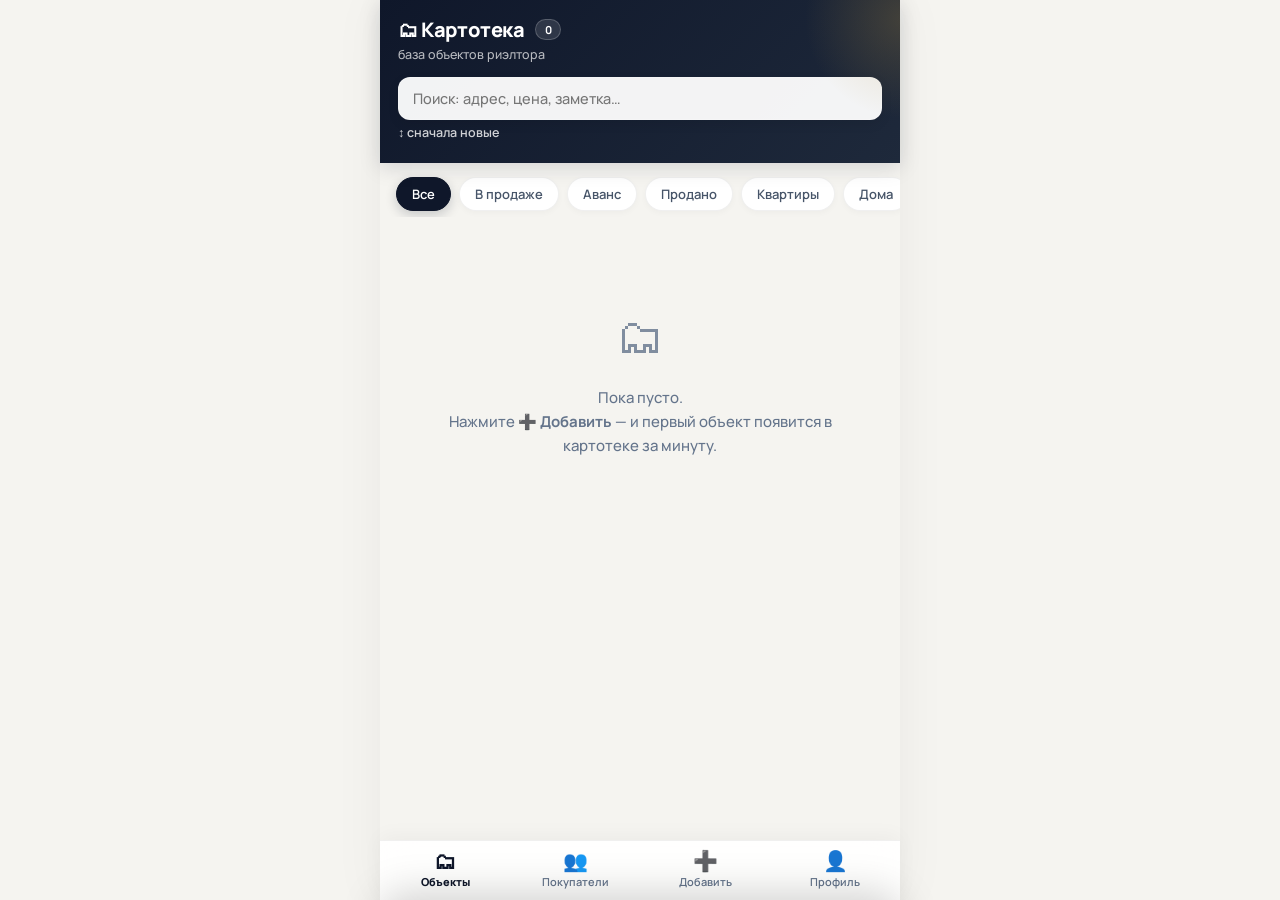
<file: app/index_backup_v3.html>
<!DOCTYPE html>
<html lang="ru">
<head>
<meta charset="UTF-8">
<meta name="viewport" content="width=device-width, initial-scale=1.0, maximum-scale=1.0, user-scalable=no">
<title>Картотека — база объектов риэлтора</title>
<script src="https://telegram.org/js/telegram-web-app.js"></script>
<link rel="manifest" href="manifest.json">
<meta name="theme-color" content="#0f172a">
<meta name="apple-mobile-web-app-capable" content="yes">
<meta name="apple-mobile-web-app-status-bar-style" content="black-translucent">
<link rel="apple-touch-icon" href="icon-192.png">
<style>
@import url('https://fonts.googleapis.com/css2?family=Manrope:wght@400;500;600;700;800&display=swap');

:root {
  --bg: #f5f4f0;
  --card: #ffffff;
  --ink: #0f172a;
  --soft: #475569;
  --mut: #64748b;
  --line: #e2e8f0;
  --acc: #0f172a;
  --gold: #b89241;
  --gold-light: rgba(184, 146, 65, 0.12);
  --green: #059669;
  --amber: #d97706;
  --red: #dc2626;
  --priv: #fcfbf7;
}

* {
  box-sizing: border-box;
  -webkit-tap-highlight-color: transparent;
}

html, body {
  margin: 0;
  min-height: 100%;
  background: var(--bg);
  color: var(--ink);
  font-family: 'Manrope', -apple-system, BlinkMacSystemFont, 'Segoe UI', Roboto, sans-serif;
  -webkit-font-smoothing: antialiased;
  -moz-osx-font-smoothing: grayscale;
}

#app {
  max-width: 520px;
  margin: 0 auto;
  min-height: 100vh;
  display: flex;
  flex-direction: column;
  background: var(--bg);
  position: relative;
  box-shadow: 0 0 50px rgba(0, 0, 0, 0.05);
}

/* ================= HEADERS ================= */
.hd {
  background: linear-gradient(135deg, #0f172a 0%, #1e293b 100%);
  color: #fff;
  padding: 16px 18px 18px;
  position: sticky;
  top: 0;
  z-index: 20;
  box-shadow: 0 4px 20px rgba(15, 23, 42, 0.15);
  overflow: hidden;
}

.hd::after, .dhead::after {
  content: "";
  position: absolute;
  top: -50%;
  right: -20%;
  width: 200px;
  height: 200px;
  background: radial-gradient(circle, rgba(184, 146, 65, 0.25) 0%, rgba(255, 255, 255, 0) 70%);
  pointer-events: none;
  border-radius: 50%;
}

.hd .t1 {
  font-size: 20px;
  font-weight: 800;
  display: flex;
  align-items: center;
  gap: 10px;
  letter-spacing: -0.02em;
}

.hd .t2 {
  font-size: 12.5px;
  color: rgba(255, 255, 255, 0.7);
  margin-top: 3px;
  font-weight: 500;
}

.hd .cnt {
  font-size: 11px;
  background: rgba(255, 255, 255, 0.12);
  border: 1px solid rgba(255, 255, 255, 0.2);
  backdrop-filter: blur(8px);
  border-radius: 12px;
  padding: 2px 9px;
  font-weight: 700;
  color: #fff;
}

.searchrow {
  margin-top: 14px;
}

#search {
  width: 100%;
  border: 1px solid rgba(255, 255, 255, 0.15);
  border-radius: 12px;
  padding: 11px 14px;
  font-size: 14.5px;
  background: rgba(255, 255, 255, 0.95);
  outline: none;
  color: var(--ink);
  font-family: inherit;
  font-weight: 500;
  box-shadow: 0 4px 12px rgba(0, 0, 0, 0.08);
  transition: all 0.2s ease;
}

#search:focus {
  background: #ffffff;
  box-shadow: 0 0 0 3px rgba(184, 146, 65, 0.3);
}

.dhead {
  background: linear-gradient(135deg, #0f172a 0%, #1e293b 100%);
  color: #fff;
  padding: 14px 16px;
  display: flex;
  align-items: center;
  gap: 12px;
  position: sticky;
  top: 0;
  z-index: 20;
  box-shadow: 0 4px 20px rgba(15, 23, 42, 0.15);
  overflow: hidden;
}

.dhead button {
  background: rgba(255, 255, 255, 0.1);
  border: 1px solid rgba(255, 255, 255, 0.15);
  color: #fff;
  font-size: 20px;
  width: 34px;
  height: 34px;
  border-radius: 10px;
  display: flex;
  align-items: center;
  justify-content: center;
  cursor: pointer;
  transition: transform 0.15s ease, background 0.15s ease;
  line-height: 1;
}

.dhead button:active {
  transform: scale(0.92);
  background: rgba(255, 255, 255, 0.2);
}

.dhead .dt {
  font-size: 16px;
  font-weight: 700;
  flex: 1;
  line-height: 1.25;
  white-space: nowrap;
  overflow: hidden;
  text-overflow: ellipsis;
  letter-spacing: -0.01em;
}

.dhead .hbtn {
  font-size: 13px;
  background: rgba(255, 255, 255, 0.12);
  border: 1px solid rgba(255, 255, 255, 0.2);
  backdrop-filter: blur(8px);
  border-radius: 10px;
  padding: 6px 12px;
  font-weight: 600;
}

/* ================= CHIPS ================= */
.chips {
  display: flex;
  gap: 8px;
  padding: 14px 16px 6px;
  overflow-x: auto;
  scrollbar-width: none;
}

.chips::-webkit-scrollbar {
  display: none;
}

.chip {
  flex: 0 0 auto;
  border: 1px solid rgba(0, 0, 0, 0.06);
  background: #ffffff;
  border-radius: 20px;
  padding: 7px 15px;
  font-size: 13px;
  font-weight: 600;
  color: var(--soft);
  cursor: pointer;
  user-select: none;
  box-shadow: 0 2px 6px rgba(0, 0, 0, 0.03);
  transition: all 0.2s cubic-bezier(0.16, 1, 0.3, 1);
}

.chip:active {
  transform: scale(0.95);
}

.chip.on {
  background: var(--ink);
  border-color: var(--ink);
  color: #ffffff;
  box-shadow: 0 4px 12px rgba(15, 23, 42, 0.2);
}

/* ================= LIST & CARDS ================= */
#list {
  padding: 10px 16px 100px;
  flex: 1;
}

.obj {
  background: var(--card);
  border-radius: 18px;
  margin-bottom: 16px;
  overflow: hidden;
  cursor: pointer;
  border: 1px solid rgba(0, 0, 0, 0.04);
  box-shadow: 0 10px 25px -5px rgba(15, 23, 42, 0.05), 0 8px 10px -6px rgba(15, 23, 42, 0.03);
  transition: all 0.25s cubic-bezier(0.16, 1, 0.3, 1);
}

.obj:active {
  transform: scale(0.985);
  box-shadow: 0 4px 12px rgba(15, 23, 42, 0.06);
}

.ph {
  height: 195px;
  position: relative;
  background: #e2e8f0;
  display: flex;
  align-items: center;
  justify-content: center;
  overflow: hidden;
}

.ph img {
  width: 100%;
  height: 100%;
  object-fit: cover;
  transition: transform 0.4s ease;
}

.obj:hover .ph img {
  transform: scale(1.03);
}

.ph .noph {
  color: #94a3b8;
  font-size: 40px;
}

.badge {
  position: absolute;
  top: 12px;
  left: 12px;
  font-size: 11px;
  font-weight: 800;
  color: #fff;
  padding: 5px 11px;
  border-radius: 10px;
  text-transform: uppercase;
  letter-spacing: 0.04em;
  box-shadow: 0 4px 10px rgba(0, 0, 0, 0.15);
  backdrop-filter: blur(4px);
}

.b-sale {
  background: linear-gradient(135deg, #059669, #10b981);
}

.b-avans {
  background: linear-gradient(135deg, #d97706, #f59e0b);
}

.b-sold {
  background: linear-gradient(135deg, #475569, #64748b);
}

.nph {
  position: absolute;
  top: 12px;
  right: 12px;
  background: rgba(15, 23, 42, 0.65);
  backdrop-filter: blur(8px);
  color: #fff;
  font-size: 11px;
  font-weight: 700;
  padding: 4px 9px;
  border-radius: 8px;
  border: 1px solid rgba(255, 255, 255, 0.15);
}

.obj .body {
  padding: 14px 16px 16px;
}

.price {
  font-size: 20px;
  font-weight: 800;
  color: var(--ink);
  letter-spacing: -0.02em;
}

.title {
  font-size: 14px;
  color: var(--soft);
  margin-top: 3px;
  font-weight: 500;
  line-height: 1.35;
}

.meta {
  display: flex;
  gap: 6px;
  margin-top: 10px;
  font-size: 12px;
  color: var(--mut);
  flex-wrap: wrap;
}

.meta span {
  background: #f1f5f9;
  color: #334155;
  border-radius: 6px;
  padding: 3px 9px;
  font-weight: 600;
  border: 1px solid rgba(0, 0, 0, 0.03);
}

.empty {
  text-align: center;
  color: var(--mut);
  padding: 70px 24px;
  font-size: 15px;
  line-height: 1.6;
  font-weight: 500;
}

.empty .big {
  font-size: 48px;
  margin-bottom: 12px;
  opacity: 0.8;
}

/* ================= SCREENS ================= */
.screen {
  display: none;
}

.screen.on {
  display: block;
}

#list-screen.on {
  display: block;
}

/* ================= DETAIL SCREEN ================= */
.gal {
  position: relative;
  height: 290px;
  background: #0f172a;
  overflow: hidden;
}

.gal .track {
  display: flex;
  height: 100%;
  transition: transform 0.35s cubic-bezier(0.16, 1, 0.3, 1);
}

.gal .slide {
  flex: 0 0 100%;
}

.gal img {
  width: 100%;
  height: 100%;
  object-fit: cover;
}

.dots {
  position: absolute;
  bottom: 12px;
  left: 0;
  right: 0;
  display: flex;
  justify-content: center;
  gap: 6px;
  z-index: 5;
}

.dot {
  width: 6px;
  height: 6px;
  border-radius: 50%;
  background: rgba(255, 255, 255, 0.4);
  transition: all 0.25s ease;
}

.dot.on {
  background: #ffffff;
  width: 18px;
  border-radius: 10px;
}

.gnav {
  position: absolute;
  top: 0;
  bottom: 0;
  width: 30%;
  z-index: 4;
}

.gprev { left: 0; }
.gnext { right: 0; }

.dbody {
  padding: 18px 16px 100px;
}

.dprice {
  font-size: 28px;
  font-weight: 800;
  color: var(--ink);
  letter-spacing: -0.03em;
}

.daddr {
  color: var(--soft);
  font-size: 15px;
  margin-top: 4px;
  font-weight: 500;
}

.statusrow {
  display: flex;
  gap: 8px;
  margin: 16px 0 6px;
}

.st {
  flex: 1;
  text-align: center;
  font-size: 13px;
  font-weight: 700;
  padding: 10px 4px;
  border-radius: 12px;
  border: 1.5px solid var(--line);
  color: var(--mut);
  cursor: pointer;
  background: #ffffff;
  transition: all 0.2s ease;
  box-shadow: 0 2px 4px rgba(0, 0, 0, 0.02);
}

.st:active {
  transform: scale(0.96);
}

.st.on-sale {
  border-color: var(--green);
  color: #047857;
  background: #ecfdf5;
}

.st.on-avans {
  border-color: var(--amber);
  color: #b45309;
  background: #fffbeb;
}

.st.on-sold {
  border-color: var(--mut);
  color: var(--soft);
  background: #f8fafc;
}

.sect {
  background: #ffffff;
  border-radius: 16px;
  padding: 16px;
  margin-top: 14px;
  border: 1px solid rgba(0, 0, 0, 0.04);
  box-shadow: 0 4px 12px rgba(15, 23, 42, 0.03);
}

.sect h3 {
  margin: 0 0 12px;
  font-size: 11px;
  text-transform: uppercase;
  letter-spacing: 0.08em;
  color: var(--mut);
  font-weight: 800;
}

.kv {
  display: grid;
  grid-template-columns: 1fr 1fr;
  gap: 10px 16px;
  font-size: 14.5px;
  color: var(--ink);
  font-weight: 600;
}

.kv div b {
  display: block;
  font-size: 11.5px;
  color: var(--mut);
  font-weight: 600;
  margin-bottom: 2px;
  text-transform: uppercase;
  letter-spacing: 0.02em;
}

.notes {
  font-size: 14.5px;
  color: var(--soft);
  line-height: 1.55;
  white-space: pre-wrap;
  font-weight: 500;
}

.priv {
  background: var(--priv);
  border: 1px solid rgba(184, 146, 65, 0.3);
  box-shadow: 0 4px 15px rgba(184, 146, 65, 0.06);
}

.priv h3 {
  color: var(--gold);
}

.priv .hint {
  font-size: 12px;
  color: #96742e;
  margin-top: 10px;
  font-weight: 500;
  border-top: 1px dashed rgba(184, 146, 65, 0.2);
  padding-top: 8px;
}

.actions {
  display: flex;
  gap: 10px;
  margin-top: 18px;
}

.abtn {
  flex: 1;
  border: 0;
  border-radius: 14px;
  padding: 14px 10px;
  font-size: 14.5px;
  font-weight: 700;
  cursor: pointer;
  display: flex;
  flex-direction: column;
  align-items: center;
  gap: 3px;
  font-family: inherit;
  transition: all 0.2s cubic-bezier(0.16, 1, 0.3, 1);
}

.abtn:active {
  transform: scale(0.96);
}

.abtn small {
  font-weight: 500;
  font-size: 11px;
  opacity: 0.8;
}

.a1 {
  background: linear-gradient(135deg, #0f172a 0%, #1e293b 100%);
  color: #ffffff;
  box-shadow: 0 4px 14px rgba(15, 23, 42, 0.2);
}

.a2 {
  background: #ffffff;
  color: var(--ink);
  border: 1.5px solid var(--line);
  box-shadow: 0 2px 6px rgba(0, 0, 0, 0.03);
}

.a3 {
  background: #ffffff;
  color: var(--red);
  border: 1.5px solid #fecaca;
  margin-top: 12px;
  width: 100%;
  border-radius: 14px;
  padding: 13px;
  font-size: 14px;
  font-weight: 700;
  cursor: pointer;
  font-family: inherit;
  transition: all 0.2s ease;
}

.a3:active {
  transform: scale(0.97);
  background: #fef2f2;
}

/* ================= FORM ================= */
.form {
  padding: 16px 16px 100px;
}

.form label {
  display: block;
  font-size: 12.5px;
  color: var(--soft);
  margin: 16px 0 6px;
  font-weight: 700;
  text-transform: uppercase;
  letter-spacing: 0.03em;
}

.form input, .form textarea, .form select {
  width: 100%;
  border: 1.5px solid var(--line);
  border-radius: 12px;
  padding: 12px 14px;
  font-size: 15px;
  background: #ffffff;
  outline: none;
  font-family: inherit;
  color: var(--ink);
  font-weight: 500;
  transition: border-color 0.2s ease, box-shadow 0.2s ease;
}

.form input:focus, .form textarea:focus, .form select:focus {
  border-color: var(--ink);
  box-shadow: 0 0 0 3px rgba(15, 23, 42, 0.08);
}

.form textarea {
  resize: vertical;
}

.row2 {
  display: flex;
  gap: 10px;
}

.row2 > div {
  flex: 1;
}

.fbtn {
  width: 100%;
  margin-top: 22px;
  background: linear-gradient(135deg, #0f172a 0%, #1e293b 100%);
  color: #ffffff;
  border: 0;
  border-radius: 14px;
  padding: 15px;
  font-size: 16px;
  font-weight: 800;
  cursor: pointer;
  font-family: inherit;
  box-shadow: 0 4px 14px rgba(15, 23, 42, 0.2);
  transition: transform 0.2s ease;
}

.fbtn:active {
  transform: scale(0.97);
}

.photogrid {
  display: grid;
  grid-template-columns: repeat(4, 1fr);
  gap: 8px;
  margin-top: 8px;
}

.pcell {
  position: relative;
  aspect-ratio: 1;
  border-radius: 12px;
  overflow: hidden;
  background: #e2e8f0;
  box-shadow: 0 2px 6px rgba(0, 0, 0, 0.05);
}

.pcell img {
  width: 100%;
  height: 100%;
  object-fit: cover;
}

.pcell .del {
  position: absolute;
  top: 4px;
  right: 4px;
  background: rgba(15, 23, 42, 0.7);
  backdrop-filter: blur(4px);
  color: #fff;
  border: 0;
  border-radius: 50%;
  width: 22px;
  height: 22px;
  font-size: 11px;
  cursor: pointer;
  display: flex;
  align-items: center;
  justify-content: center;
}

.paddbtn {
  aspect-ratio: 1;
  border: 2px dashed var(--line);
  border-radius: 12px;
  background: #ffffff;
  color: var(--mut);
  font-size: 22px;
  cursor: pointer;
  transition: all 0.2s ease;
  display: flex;
  align-items: center;
  justify-content: center;
}

.paddbtn:active {
  background: #f8fafc;
  border-color: var(--mut);
}

.featrow {
  display: flex;
  gap: 8px;
  margin-bottom: 8px;
}

.featrow input {
  flex: 1;
}

.featrow button {
  border: 0;
  background: #fef2f2;
  color: var(--red);
  border-radius: 10px;
  width: 42px;
  cursor: pointer;
  font-size: 16px;
  font-weight: 700;
}

.addfeat {
  border: 1.5px dashed var(--line);
  background: #ffffff;
  color: var(--ink);
  border-radius: 12px;
  padding: 11px;
  width: 100%;
  font-size: 13.5px;
  font-weight: 700;
  cursor: pointer;
  font-family: inherit;
  transition: background 0.2s ease;
}

.addfeat:active {
  background: #f8fafc;
}

/* ================= NAVIGATION ================= */
#nav {
  position: fixed;
  bottom: 0;
  left: 50%;
  transform: translateX(-50%);
  width: 100%;
  max-width: 520px;
  background: rgba(255, 255, 255, 0.92);
  backdrop-filter: blur(16px) saturate(180%);
  border-top: 1px solid rgba(0, 0, 0, 0.06);
  display: flex;
  z-index: 30;
  padding-bottom: env(safe-area-inset-bottom);
  box-shadow: 0 -4px 20px rgba(0, 0, 0, 0.04);
}

#nav button {
  flex: 1;
  border: 0;
  background: none;
  padding: 10px 0 11px;
  font-size: 11px;
  color: var(--mut);
  cursor: pointer;
  display: flex;
  flex-direction: column;
  align-items: center;
  gap: 3px;
  font-family: inherit;
  font-weight: 600;
  transition: all 0.2s ease;
}

#nav button .ic {
  font-size: 20px;
  line-height: 1;
  transition: transform 0.2s ease;
}

#nav button:active .ic {
  transform: scale(0.88);
}

#nav button.on {
  color: var(--ink);
  font-weight: 800;
}

#nav button.on .ic {
  transform: scale(1.1);
}

/* ================= TOAST & SHEET ================= */
#toast {
  position: fixed;
  bottom: 84px;
  left: 50%;
  transform: translateX(-50%) translateY(10px);
  background: rgba(15, 23, 42, 0.92);
  backdrop-filter: blur(12px);
  color: #fff;
  font-size: 13.5px;
  font-weight: 600;
  padding: 11px 20px;
  border-radius: 20px;
  opacity: 0;
  transition: all 0.25s cubic-bezier(0.16, 1, 0.3, 1);
  z-index: 70;
  pointer-events: none;
  white-space: nowrap;
  max-width: 90vw;
  overflow: hidden;
  text-overflow: ellipsis;
  box-shadow: 0 10px 25px rgba(0, 0, 0, 0.2);
  border: 1px solid rgba(255, 255, 255, 0.1);
}

#toast.show {
  opacity: 1;
  transform: translateX(-50%) translateY(0);
}

#sheetbg {
  position: fixed;
  inset: 0;
  background: rgba(15, 23, 42, 0.6);
  backdrop-filter: blur(4px);
  z-index: 50;
  display: none;
  transition: opacity 0.3s ease;
}

#sheetbg.on {
  display: block;
}

#sheet {
  position: fixed;
  bottom: 0;
  left: 50%;
  transform: translateX(-50%) translateY(105%);
  width: 100%;
  max-width: 520px;
  background: #ffffff;
  border-radius: 24px 24px 0 0;
  z-index: 55;
  transition: transform 0.32s cubic-bezier(0.16, 1, 0.3, 1);
  padding: 12px 20px calc(24px + env(safe-area-inset-bottom));
  box-shadow: 0 -10px 40px rgba(0, 0, 0, 0.18);
}

#sheet::before {
  content: "";
  display: block;
  width: 38px;
  height: 4px;
  background: #cbd5e1;
  border-radius: 2px;
  margin: 0 auto 16px;
}

#sheet.on {
  transform: translateX(-50%) translateY(0);
}

#sheet h3 {
  margin: 0 0 4px;
  font-size: 18px;
  font-weight: 800;
  color: var(--ink);
  letter-spacing: -0.02em;
}

#sheet p {
  margin: 0 0 16px;
  color: var(--soft);
  font-size: 13.5px;
  font-weight: 500;
}

.shopt {
  display: flex;
  align-items: center;
  gap: 14px;
  padding: 14px 14px;
  border-radius: 14px;
  cursor: pointer;
  border: 1px solid var(--line);
  margin-bottom: 10px;
  background: #ffffff;
  transition: all 0.2s ease;
  box-shadow: 0 2px 6px rgba(0, 0, 0, 0.02);
}

.shopt:active {
  background: #f8fafc;
  transform: scale(0.98);
}

.shopt .i {
  font-size: 24px;
}

.shopt b {
  font-size: 15px;
  display: block;
  color: var(--ink);
  font-weight: 700;
}

.shopt small {
  color: var(--mut);
  font-size: 12px;
  font-weight: 500;
}


/* ================= BUYERS ================= */
.buy{background:var(--card);border-radius:18px;margin-bottom:14px;cursor:pointer;border:1px solid rgba(0,0,0,.04);
  box-shadow:0 10px 25px -5px rgba(15,23,42,.05);padding:16px 17px;transition:all .25s cubic-bezier(.16,1,.3,1)}
.buy:active{transform:scale(.985)}
.buy .bt{display:flex;align-items:baseline;gap:9px;margin-bottom:3px}
.buy .bn{font-size:16.5px;font-weight:800;letter-spacing:-.01em}
.buy .bs{font-size:10.5px;font-weight:800;padding:3px 9px;border-radius:8px;text-transform:uppercase;letter-spacing:.04em;color:#fff;margin-left:auto}
.s-new{background:linear-gradient(135deg,#2563eb,#3b82f6)}
.s-show{background:linear-gradient(135deg,#d97706,#f59e0b)}
.s-deal{background:linear-gradient(135deg,#059669,#10b981)}
.s-off{background:linear-gradient(135deg,#475569,#64748b)}
.buy .bbud{font-size:19px;font-weight:800;margin:6px 0 2px;letter-spacing:-.02em}
.buy .bw{color:var(--soft);font-size:13.5px;font-weight:500;line-height:1.4}
.buy .bmeta{display:flex;gap:6px;margin-top:10px;flex-wrap:wrap;font-size:11.5px}
.buy .bmeta span{background:#f1f5f9;color:#334155;border-radius:6px;padding:3px 9px;font-weight:600;border:1px solid rgba(0,0,0,.03)}
.mtag{display:inline-block;background:var(--gold-light,#f6efe1);color:#8a6a24;border:1px solid rgba(184,146,65,.3);
  border-radius:8px;padding:3px 10px;font-size:11.5px;font-weight:700;margin-top:8px}
.matchcard{display:flex;gap:12px;align-items:center;padding:11px;border:1px solid var(--line);border-radius:13px;margin-bottom:9px;background:#fff;cursor:pointer}
.matchcard img{width:64px;height:52px;object-fit:cover;border-radius:9px;flex:0 0 auto}
.matchcard .mph{width:64px;height:52px;border-radius:9px;background:#e2e8f0;display:flex;align-items:center;justify-content:center;font-size:20px;flex:0 0 auto}
.matchcard .mi{flex:1;min-width:0}
.matchcard .mp{font-weight:800;font-size:15px}
.matchcard .ma{color:var(--mut);font-size:12.5px;font-weight:500;white-space:nowrap;overflow:hidden;text-overflow:ellipsis}

/* ================= SHOWS / REMINDERS / STATS ================= */
.showrow{display:flex;gap:11px;align-items:center;padding:10px 11px;border:1px solid var(--line);border-radius:12px;margin-bottom:8px;background:#fff}
.showrow .si{flex:1;min-width:0}
.showrow .st1{font-weight:700;font-size:14px;white-space:nowrap;overflow:hidden;text-overflow:ellipsis}
.showrow .st2{color:var(--mut);font-size:12px;font-weight:500;margin-top:1px}
.showrow .del2{background:none;border:0;color:#cbd5e1;font-size:17px;cursor:pointer;padding:2px 4px}
.rx{font-size:11px;font-weight:800;padding:3px 8px;border-radius:7px;white-space:nowrap}
.rx-like{background:#eaf4ee;color:#1c7a4a}
.rx-think{background:#fbf2e8;color:#a35d13}
.rx-no{background:#f8ece9;color:#a63a2c}
.due{display:inline-block;font-size:11px;font-weight:800;padding:3px 9px;border-radius:8px;margin-top:8px}
.due-over{background:#f8ece9;color:#a63a2c}
.due-today{background:#fff4e0;color:#a35d13}
.due-soon{background:#eef2f6;color:#475569}
.navdot{position:absolute;top:5px;right:calc(50% - 22px);min-width:17px;height:17px;padding:0 4px;border-radius:9px;
  background:#dc2626;color:#fff;font-size:10px;font-weight:800;display:flex;align-items:center;justify-content:center}
#nav button{position:relative}
.stats{display:grid;grid-template-columns:repeat(2,1fr);gap:10px;margin-top:4px}
.stat{background:linear-gradient(180deg,#fcfbf7,#fff);border:1px solid rgba(0,0,0,.05);border-radius:14px;padding:13px 14px}
.stat .sv{font-size:22px;font-weight:800;letter-spacing:-.02em}
.stat .sl{font-size:11.5px;color:var(--mut);font-weight:600;margin-top:2px}
.pickrow{display:flex;gap:11px;align-items:center;padding:11px;border:1px solid var(--line);border-radius:12px;margin-bottom:8px;cursor:pointer;background:#fff}
.pickrow:active{background:var(--bg)}
.pickrow img{width:52px;height:44px;object-fit:cover;border-radius:8px}
.pickrow .pph{width:52px;height:44px;border-radius:8px;background:#e2e8f0;display:flex;align-items:center;justify-content:center;font-size:17px}
.sortbtn{background:none;border:0;color:rgba(255,255,255,.8);font-size:12.5px;font-weight:600;font-family:inherit;cursor:pointer;padding:4px 0}
/* ================= PROFILE ================= */
.pver {
  color: var(--mut);
  font-size: 12px;
  text-align: center;
  margin-top: 24px;
  font-weight: 500;
}
</style>
</head>
<body>
<div id="app">

  <div id="list-screen" class="screen on">
    <div class="hd">
      <div class="t1">🗂 Картотека <span class="cnt" id="cnt">0</span></div>
      <div class="t2" id="who">база объектов риэлтора</div>
      <div class="searchrow"><input id="search" placeholder="Поиск: адрес, цена, заметка…" oninput="render()"></div>
      <button class="sortbtn" id="sortb" onclick="cycleSort()"></button>
    </div>
    <div class="chips" id="chips"></div>
    <div id="list"></div>
  </div>

  <div id="buyers-screen" class="screen">
    <div class="hd">
      <div class="t1">👥 Покупатели <span class="cnt" id="bcnt">0</span></div>
      <div class="t2">заявки клиентов: бюджет, что ищут, сроки</div>
      <div class="searchrow"><input id="bsearch" placeholder="Поиск: имя, район, бюджет…" oninput="renderBuyers()"></div>
    </div>
    <div class="chips" id="bchips"></div>
    <div id="blist"></div>
  </div>

  <div id="buyer-screen" class="screen"></div>
  <div id="bform-screen" class="screen"></div>
  <div id="detail-screen" class="screen"></div>
  <div id="form-screen" class="screen"></div>
  <div id="pdf-screen" class="screen"></div>

  <div id="profile-screen" class="screen">
    <div class="dhead"><button onclick="go('list')">‹</button><div class="dt">Профиль</div></div>
    <div class="form" style="padding-bottom:96px">
      <label>Ваше имя (в презентациях)</label>
      <input id="pf-name" placeholder="Мария Козина">
      <label>Подпись / специализация</label>
      <input id="pf-title" placeholder="риэлтор · загородная недвижимость">
      <label>Телефон для клиентов</label>
      <input id="pf-phone" inputmode="tel" placeholder="+7 900 000-00-00">
      <label>Telegram / ссылка</label>
      <input id="pf-tg" placeholder="t.me/username">
      <button class="fbtn" onclick="saveProfile()">Сохранить</button>
      <div class="sect" style="margin-top:18px">
        <h3>Статистика</h3>
        <div class="stats" id="statsbox"></div>
      </div>
      <div class="sect" style="margin-top:14px">
        <h3>Данные</h3>
        <button class="a3" style="color:var(--acc);border-color:#cfe0f0" onclick="exportAll()">⬇️ Экспорт базы (файл)</button>
        <label style="margin-top:10px">Импорт из файла</label>
        <input type="file" accept=".json" onchange="importAll(this)">
      </div>
      <div class="pver">Картотека v3.0 · данные хранятся на этом устройстве<span id="cloudnote"></span></div>
    </div>
  </div>

  <div id="nav">
    <button id="nb-list" class="on" onclick="go('list')"><span class="ic">🗂</span>Объекты</button>
    <button id="nb-buyers" onclick="go('buyers')"><span class="ic">👥</span>Покупатели</button>
    <button id="nb-add" onclick="addNew()"><span class="ic">➕</span>Добавить</button>
    <button id="nb-profile" onclick="openProfile()"><span class="ic">👤</span>Профиль</button>
  </div>

  <div id="toast"></div>
  <div id="sheetbg" onclick="sheet(false)"></div>
  <div id="sheet"></div>
</div>

<script>
/* ================= TELEGRAM ================= */
const _tg = window.Telegram && window.Telegram.WebApp;
const TG = _tg && _tg.platform && _tg.platform !== 'unknown' ? _tg : null;
if (TG) { try { TG.ready(); TG.expand(); } catch(e){} }

/* ================= DB (IndexedDB) ================= */
let db;
function idb(){ return new Promise((res,rej)=>{
  const r=indexedDB.open('kartoteka',3);
  r.onupgradeneeded=e=>{
    const d=e.target.result;
    if(!d.objectStoreNames.contains('objects')) d.createObjectStore('objects',{keyPath:'id'});
    if(!d.objectStoreNames.contains('kv')) d.createObjectStore('kv');
    if(!d.objectStoreNames.contains('buyers')) d.createObjectStore('buyers',{keyPath:'id'});
    if(!d.objectStoreNames.contains('shows')) d.createObjectStore('shows',{keyPath:'id'});
  };
  r.onsuccess=e=>res(e.target.result); r.onerror=()=>rej(r.error);
});}
function tx(store,mode){ return db.transaction(store,mode).objectStore(store); }
function dbAll(){ return new Promise(res=>{ const q=tx('objects','readonly').getAll(); q.onsuccess=()=>res(q.result||[]); }); }
function dbPut(o){ return new Promise(res=>{ tx('objects','readwrite').put(o).onsuccess=()=>res(); }); }
function dbDel(id){ return new Promise(res=>{ tx('objects','readwrite').delete(id).onsuccess=()=>res(); }); }
function kvGet(k){ return new Promise(res=>{ const q=tx('kv','readonly').get(k); q.onsuccess=()=>res(q.result); }); }
function kvSet(k,v){ return new Promise(res=>{ tx('kv','readwrite').put(v,k).onsuccess=()=>res(); }); }
function buyAll(){ return new Promise(res=>{ const q=tx('buyers','readonly').getAll(); q.onsuccess=()=>res(q.result||[]); }); }
function buyPut(b){ return new Promise(res=>{ tx('buyers','readwrite').put(b).onsuccess=()=>res(); }); }
function buyDel(id){ return new Promise(res=>{ tx('buyers','readwrite').delete(id).onsuccess=()=>res(); }); }
function showAll(){ return new Promise(res=>{ const q=tx('shows','readonly').getAll(); q.onsuccess=()=>res(q.result||[]); }); }
function showPut(x){ return new Promise(res=>{ tx('shows','readwrite').put(x).onsuccess=()=>res(); }); }
function showDel(id){ return new Promise(res=>{ tx('shows','readwrite').delete(id).onsuccess=()=>res(); }); }

/* ================= STATE ================= */
let OBJ=[], filter='all', cur=null, slide=0, editId=null, formPhotos=[], formFeats=[];
let BUY=[], bfilter='all', bcur=null, beditId=null;
let SHOW=[], sortBy='new';
const B_LABEL={new:'Новый',show:'На показах',deal:'Сделка',off:'Отказ'};
const RX={like:['👍 Понравилось','rx-like'],think:['🤔 Думает','rx-think'],no:['👎 Не подошло','rx-no']};
const today=()=>new Date().toISOString().slice(0,10);
const dLabel=d=>{ if(!d)return null;
  const t=today(); const diff=Math.round((new Date(d)-new Date(t))/86400000);
  if(diff<0) return ['Просрочено: '+ru(d),'due-over'];
  if(diff===0) return ['Связаться сегодня','due-today'];
  if(diff<=3) return ['Через '+diff+(diff===1?' день':' дня')+' — '+ru(d),'due-today'];
  return ['Связаться '+ru(d),'due-soon'];
};
const ru=d=>{ try{ return new Date(d).toLocaleDateString('ru-RU',{day:'numeric',month:'short'}); }catch(e){ return d; } };
const dueCount=()=>BUY.filter(b=>b.status!=='deal'&&b.status!=='off'&&b.next&&b.next<=today()).length;
const B_CLASS={new:'s-new',show:'s-show',deal:'s-deal',off:'s-off'};
let PROFILE={name:'',title:'',phone:'',tg:''};
const ST_LABEL={sale:'В продаже',avans:'Аванс',sold:'Продано'};
const ST_CLASS={sale:'b-sale',avans:'b-avans',sold:'b-sold'};
const fmt=p=>(+p||0).toLocaleString('ru-RU')+' ₽';
const esc=s=>String(s??'').replace(/[<>&"]/g,c=>({'<':'&lt;','>':'&gt;','&':'&amp;','"':'&quot;'}[c]));

/* ================= CLOUD BACKUP (текст карточек, без фото) ================= */
function cloudBackup(){
  if(!TG || !TG.CloudStorage) return;
  try{
    const light=OBJ.map(o=>({...o,photos:[]}));
    const s=JSON.stringify({v:3,profile:PROFILE,objects:light,buyers:BUY,shows:SHOW});
    const chunks=[]; for(let i=0;i<s.length;i+=3800) chunks.push(s.slice(i,i+3800));
    TG.CloudStorage.setItem('meta',String(chunks.length),()=>{});
    chunks.forEach((c,i)=>TG.CloudStorage.setItem('d'+i,c,()=>{}));
  }catch(e){}
}
function cloudRestore(){
  if(!TG || !TG.CloudStorage) { toast('Доступно только внутри Telegram'); return; }
  TG.CloudStorage.getItem('meta',(e,n)=>{
    if(e||!n){ toast('Резервной копии нет'); return; }
    const keys=Array.from({length:+n},(_,i)=>'d'+i);
    TG.CloudStorage.getItems(keys,async(e2,vals)=>{
      if(e2){ toast('Ошибка чтения'); return; }
      try{
        const s=keys.map(k=>vals[k]||'').join('');
        const data=JSON.parse(s);
        for(const o of (data.objects||[])){ const ex=OBJ.find(x=>x.id===o.id); if(!ex) await dbPut(o); }
        for(const b of (data.buyers||[])){ const ex=BUY.find(x=>x.id===b.id); if(!ex) await buyPut(b); }
        for(const x of (data.shows||[])){ const ex=SHOW.find(y=>y.id===x.id); if(!ex) await showPut(x); }
        BUY=await buyAll();
  SHOW=await showAll(); SHOW=await showAll(); renderBuyers();
        if(data.profile && data.profile.name) { PROFILE=data.profile; await kvSet('profile',PROFILE); }
        OBJ=await dbAll(); render(); toast('Восстановлено из облака: '+data.objects.length+' объектов');
      }catch(err){ toast('Копия повреждена'); }
    });
  });
}

/* ================= RENDER LIST ================= */
function chipsRender(){
  const c=[['all','Все'],['sale','В продаже'],['avans','Аванс'],['sold','Продано'],['Квартира','Квартиры'],['Дом','Дома'],['Участок','Участки'],['Коммерция','Коммерция']];
  document.getElementById('chips').innerHTML=c.map(([k,l])=>
    `<div class="chip ${filter==k?'on':''}" onclick="filter='${k}';render()">${l}</div>`).join('');
}
function render(){
  chipsRender();
  document.getElementById('cnt').textContent=OBJ.length;
  const q=(document.getElementById('search').value||'').toLowerCase();
  const rows=OBJ.filter(o=>{
    const okF=filter=='all'||o.status==filter||o.type==filter;
    const hay=(o.addr+' '+o.type+' '+o.price+' '+(o.notes||'')).toLowerCase();
    return okF&&(!q||hay.includes(q));
  }).sort((a,b)=> sortBy==='cheap' ? a.price-b.price : sortBy==='rich' ? b.price-a.price : b.created-a.created);
  const sb=document.getElementById('sortb');
  if(sb) sb.textContent = '↕ '+({new:'сначала новые',cheap:'сначала дешевле',rich:'сначала дороже'}[sortBy]);
  const el=document.getElementById('list');
  if(!OBJ.length){
    el.innerHTML=`<div class="empty"><div class="big">🗂</div>Пока пусто.<br>Нажмите <b>➕ Добавить</b> — и первый объект появится в картотеке за минуту.</div>`;
    return;
  }
  el.innerHTML=rows.map(o=>`
    <div class="obj" onclick="openDetail('${o.id}')">
      <div class="ph">${o.photos.length?`<img src="${o.photos[0]}" alt="">`:`<div class="noph">🏠</div>`}
        <span class="badge ${ST_CLASS[o.status]}">${ST_LABEL[o.status]}</span>
        ${o.photos.length?`<span class="nph">📷 ${o.photos.length}</span>`:''}</div>
      <div class="body">
        <div class="price">${fmt(o.price)}</div>
        <div class="title">${esc(o.type)} · ${esc(o.addr)}</div>
        <div class="meta">${o.area?`<span>${esc(o.area)}</span>`:''}${o.rooms?`<span>${esc(o.rooms)} комн.</span>`:''}${o.floor?`<span>${esc(o.floor)}</span>`:''}</div>
      </div></div>`).join('')||'<div class="empty">Ничего не найдено</div>';
}

/* ================= SCREENS ================= */
let lastTab='list';
function go(name){
  document.querySelectorAll('.screen').forEach(s=>s.classList.remove('on'));
  const el=document.getElementById(name+'-screen'); if(!el)return;
  el.classList.add('on');
  if(name==='list'||name==='buyers') lastTab=name;
  ['list','buyers','profile'].forEach(n=>{const b=document.getElementById('nb-'+n);if(b)b.classList.toggle('on',n==name)});
  window.scrollTo(0,0);
  if(TG){ try{ (name=='list'||name=='buyers')?TG.BackButton.hide():TG.BackButton.show(); }catch(e){} }
}
function navBadge(){
  const b=document.getElementById('nb-buyers'); if(!b)return;
  const old=b.querySelector('.navdot'); if(old) old.remove();
  const n=dueCount();
  if(n){ const d=document.createElement('span'); d.className='navdot'; d.textContent=n; b.appendChild(d); }
}
function cycleSort(){ sortBy = sortBy==='new'?'cheap':sortBy==='cheap'?'rich':'new'; render(); }
function addNew(){ lastTab==='buyers' ? openBuyerForm() : openForm(); }
if(TG){ try{ TG.BackButton.onClick(()=>go('list')); }catch(e){} }

function openDetail(id){
  cur=OBJ.find(o=>o.id===id); if(!cur)return; slide=0;
  const o=cur;
  const gal=o.photos.length?`
    <div class="gal"><div class="track" id="track">${o.photos.map(p=>`<div class="slide"><img src="${p}"></div>`).join('')}</div>
    ${o.photos.length>1?`<div class="gnav gprev" onclick="swipe(-1)"></div><div class="gnav gnext" onclick="swipe(1)"></div>
    <div class="dots" id="dots">${o.photos.map((_,k)=>`<div class="dot ${k==0?'on':''}"></div>`).join('')}</div>`:''}</div>`
    :`<div class="gal" style="display:flex;align-items:center;justify-content:center;color:#667"><span style="font-size:44px">🏠</span></div>`;
  document.getElementById('detail-screen').innerHTML=`
    <div class="dhead"><button onclick="go('list')">‹</button><div class="dt">${esc(o.type)} · ${esc(o.addr)}</div></div>
    ${gal}
    <div class="dbody">
      <div class="dprice">${fmt(o.price)}</div>
      <div class="daddr">${esc(o.addr)}</div>
      <div class="statusrow">${['sale','avans','sold'].map(s=>`<div class="st ${o.status==s?'on-'+s:''}" onclick="setStatus('${s}')">${ST_LABEL[s]}</div>`).join('')}</div>
      ${o.feat&&o.feat.length?`<div class="sect"><h3>Характеристики</h3><div class="kv">${o.feat.map(f=>`<div><b>${esc(f[0])}</b>${esc(f[1])}</div>`).join('')}</div></div>`:''}
      ${o.notes?`<div class="sect"><h3>Мои заметки</h3><div class="notes">${esc(o.notes)}</div></div>`:''}
      ${(o.owner||o.phone||o.fee)?`<div class="sect priv"><h3>🔒 Приватно — видите только вы</h3>
        <div class="kv">
          ${o.owner?`<div><b>Собственник</b>${esc(o.owner)}</div>`:''}
          ${o.phone?`<div><b>Телефон</b><a href="tel:${o.phone.replace(/[^+\d]/g,'')}" style="color:var(--acc);text-decoration:none">${esc(o.phone)}</a></div>`:''}
          ${o.fee?`<div style="grid-column:1/3"><b>Комиссия / условия</b>${esc(o.fee)}</div>`:''}
        </div><div class="hint">В презентацию для клиента этот блок не попадает</div></div>`:''}
      <div class="sect"><h3>👣 Кому показывали (${showsOfObj(o.id).length})</h3>
        ${showsHtml(showsOfObj(o.id),'obj')}
        <button class="addfeat" style="margin-top:9px" onclick="pickForShow('obj')">＋ отметить показ</button>
      </div>
      <div class="actions">
        <button class="abtn a1" onclick="openShare()">📤 Отправить клиенту<small>ссылка · PDF · картинка</small></button>
        <button class="abtn a2" onclick="openForm('${o.id}')">✏️ Изменить<small>фото · цена · статус</small></button>
      </div>
      <button class="a3" style="color:var(--acc);border-color:#cfe0f0" onclick="dupObj('${o.id}')">⧉ Дублировать объект</button>
      <button class="a3" onclick="delObj('${o.id}')">🗑 Удалить объект</button>
    </div>`;
  go('detail');
}
function swipe(d){
  if(!cur)return;
  slide=Math.max(0,Math.min(cur.photos.length-1,slide+d));
  const t=document.getElementById('track'); if(t)t.style.transform=`translateX(-${slide*100}%)`;
  document.querySelectorAll('#dots .dot').forEach((el,k)=>el.classList.toggle('on',k==slide));
}
async function setStatus(s){ cur.status=s; await dbPut(cur); OBJ=await dbAll(); openDetail(cur.id); toast('Статус: '+ST_LABEL[s]); cloudBackup(); }
async function dupObj(id){
  const o=OBJ.find(x=>x.id===id); if(!o)return;
  const c={...o, id:'o'+Date.now(), addr:o.addr+' (копия)', created:Date.now(), linkId:undefined, status:'sale'};
  await dbPut(c); OBJ=await dbAll(); render(); openDetail(c.id); toast('Копия создана — поправьте адрес и цену'); cloudBackup();
}
async function delObj(id){
  let ok;
  try{ ok = TG&&TG.showConfirm ? await new Promise(r=>TG.showConfirm('Удалить объект безвозвратно?',r)) : confirm('Удалить объект безвозвратно?'); }
  catch(e){ ok = confirm('Удалить объект безвозвратно?'); }
  if(!ok)return;
  await dbDel(id);
  for(const x of showsOfObj(id)) await showDel(x.id);
  OBJ=await dbAll(); SHOW=await showAll(); render(); go('list'); toast('Объект удалён'); cloudBackup();
}

/* ================= FORM ================= */
function openForm(id){
  editId=id||null;
  const o=id?OBJ.find(x=>x.id===id):null;
  formPhotos=o?[...o.photos]:[];
  formFeats=o&&o.feat?o.feat.map(f=>[...f]):[['Площадь',''],['Комнаты',''],['Этаж','']];
  document.getElementById('form-screen').innerHTML=`
    <div class="dhead"><button onclick="go(editId?'detail':'list')">‹</button><div class="dt">${o?'Редактирование':'Новый объект'}</div></div>
    <div class="form">
      <label>Фото (${formPhotos.length})</label>
      <div class="photogrid" id="pgrid"></div>
      <input type="file" id="pfile" accept="image/*" multiple style="display:none" onchange="addPhotos(this)">
      <label>Тип объекта</label>
      <select id="f-type">${['Квартира','Дом','Участок','Коммерция'].map(t=>`<option ${o&&o.type==t?'selected':''}>${t}</option>`).join('')}</select>
      <label>Адрес / название *</label>
      <input id="f-addr" value="${o?esc(o.addr):''}" placeholder="ул. Садовая, 12 — 2-комн.">
      <label>Цена, ₽ *</label>
      <input id="f-price" inputmode="numeric" value="${o?o.price:''}" placeholder="4500000">
      <div class="row2">
        <div><label>Площадь</label><input id="f-area" value="${o?esc(o.area||''):''}" placeholder="54 м²"></div>
        <div><label>Комнат</label><input id="f-rooms" value="${o?esc(o.rooms||''):''}" placeholder="2"></div>
        <div><label>Этаж/этажность</label><input id="f-floor" value="${o?esc(o.floor||''):''}" placeholder="5/9"></div>
      </div>
      <label>Характеристики (пойдут в презентацию)</label>
      <div id="feats"></div>
      <button class="addfeat" onclick="formFeats.push(['','']);drawFeats()">＋ добавить характеристику</button>
      <label>Заметки (видны только вам)</label>
      <textarea id="f-notes" rows="2" placeholder="Торг от 100 тыс., ключи у соседки">${o?esc(o.notes||''):''}</textarea>
      <label>🔒 Собственник — имя</label>
      <input id="f-owner" value="${o?esc(o.owner||''):''}" placeholder="Ольга Петровна">
      <label>🔒 Собственник — телефон</label>
      <input id="f-phone" inputmode="tel" value="${o?esc(o.phone||''):''}" placeholder="+7 ___ ___-__-__">
      <label>🔒 Комиссия / условия</label>
      <input id="f-fee" value="${o?esc(o.fee||''):''}" placeholder="2%, эксклюзив до 01.10">
      <button class="fbtn" onclick="saveObj()">Сохранить объект</button>
    </div>`;
  drawPhotos(); drawFeats();
  go('form');
}
function drawPhotos(){
  const g=document.getElementById('pgrid'); if(!g)return;
  g.innerHTML=formPhotos.map((p,i)=>`<div class="pcell"><img src="${p}"><button class="del" onclick="formPhotos.splice(${i},1);drawPhotos()">✕</button></div>`).join('')
   +`<button class="paddbtn" onclick="document.getElementById('pfile').click()">📷</button>`;
  const lbl=document.querySelector('#form-screen label'); if(lbl)lbl.textContent=`Фото (${formPhotos.length})`;
}
function drawFeats(){
  const f=document.getElementById('feats'); if(!f)return;
  f.innerHTML=formFeats.map((ft,i)=>`<div class="featrow">
    <input placeholder="Название" value="${esc(ft[0])}" oninput="formFeats[${i}][0]=this.value">
    <input placeholder="Значение" value="${esc(ft[1])}" oninput="formFeats[${i}][1]=this.value">
    <button onclick="formFeats.splice(${i},1);drawFeats()">✕</button></div>`).join('');
}
function addPhotos(inp){
  const files=[...inp.files]; inp.value='';
  files.forEach(f=>{
    const img=new Image(), url=URL.createObjectURL(f);
    img.onload=()=>{
      const MAX=1280, k=Math.min(1,MAX/Math.max(img.width,img.height));
      const c=document.createElement('canvas'); c.width=img.width*k; c.height=img.height*k;
      c.getContext('2d').drawImage(img,0,0,c.width,c.height);
      formPhotos.push(c.toDataURL('image/jpeg',.82));
      URL.revokeObjectURL(url); drawPhotos();
    };
    img.src=url;
  });
}
async function saveObj(){
  const v=id=>document.getElementById(id).value.trim();
  const addr=v('f-addr'), price=parseInt(v('f-price').replace(/\D/g,''))||0;
  if(!addr||!price){ toast('Адрес и цена обязательны'); return; }
  const o={
    id: editId||('o'+Date.now()),
    type:v('f-type'), addr, price,
    area:v('f-area'), rooms:v('f-rooms'), floor:v('f-floor'),
    feat:formFeats.filter(f=>f[0]&&f[1]),
    notes:v('f-notes'), owner:v('f-owner'), phone:v('f-phone'), fee:v('f-fee'),
    photos:formPhotos,
    status:editId?(OBJ.find(x=>x.id===editId)||{}).status||'sale':'sale',
    created:editId?(OBJ.find(x=>x.id===editId)||{}).created||Date.now():Date.now(),
  };
  await dbPut(o); OBJ=await dbAll(); render(); cloudBackup();
  toast('Сохранено'); openDetail(o.id);
}

/* ================= SHARE / PDF ================= */
const LINK_API='https://kartoteka-link.kartoteka.workers.dev';
function openShare(){
  document.getElementById('sheet').innerHTML=`
    <h3>Отправить клиенту</h3>
    <p>Телефон собственника и заметки не попадут в презентацию</p>
    <div class="shopt" onclick="shareLink()"><span class="i">🔗</span><span><b>Ссылка-витрина</b><small>клиент откроет красивую страницу объекта</small></span></div>
    <div class="shopt" onclick="sheet(false);sharePresentation('image')"><span class="i">🖼</span><span><b>Картинка-презентация</b><small>красивая карточка — сразу в чат клиенту</small></span></div>
    <div class="shopt" onclick="sheet(false);sharePresentation('pdf')"><span class="i">📄</span><span><b>PDF-презентация</b><small>файл с фото и вашими контактами</small></span></div>
    <div class="shopt" onclick="sheet(false);shareText()"><span class="i">💬</span><span><b>Текст объявления</b><small>скопировать или отправить текстом</small></span></div>`;
  sheet(true);
}
async function shareLink(){
  if(!cur)return;
  sheet(false); toast('Создаю ссылку…');
  try{
    // публикуем ТОЛЬКО публичные поля (сервер приватное дополнительно режет)
    const pub={
      type:cur.type, addr:cur.addr, price:cur.price,
      feat:(cur.feat||[]).filter(f=>f[0]&&f[1]),
      photos:(cur.photos||[]).slice(0,8),
      profile:PROFILE,
    };
    if(cur.linkId){
      // ссылка уже была — просто показываем её снова
      showLink(LINK_API+'/o/'+cur.linkId); return;
    }
    const r=await fetch(LINK_API+'/api/pub',{method:'POST',headers:{'Content-Type':'application/json'},body:JSON.stringify(pub)});
    const j=await r.json();
    if(!j.id){ toast('Не получилось: '+(j.error||'ошибка сервера')); return; }
    cur.linkId=j.id; await dbPut(cur); OBJ=await dbAll();
    showLink(j.url);
  }catch(e){ toast('Нет сети или сервер недоступен'); }
}
function showLink(link){
  document.getElementById('sheet').innerHTML=`
    <h3>Ссылка готова 🔗</h3>
    <p style="word-break:break-all;color:var(--acc);font-size:14px">${link}</p>
    <div class="shopt" onclick="sheet(false);(TG?TG.openTelegramLink('https://t.me/share/url?url='+encodeURIComponent('${link}')+'&text='+encodeURIComponent('${(cur?cur.type+' · '+cur.addr:'Объект').replace(/'/g,'')}')):window.open('${link}'))"><span class="i">📨</span><span><b>Отправить в Telegram</b><small>выбрать чат клиента</small></span></div>
    <div class="shopt" onclick="navigator.clipboard.writeText('${link}').then(()=>toast('Ссылка скопирована'));sheet(false)"><span class="i">📋</span><span><b>Скопировать</b><small>вставить куда угодно</small></span></div>
    <div class="shopt" onclick="window.open('${link}');sheet(false)"><span class="i">👁</span><span><b>Посмотреть как клиент</b><small>открыть витрину</small></span></div>`;
  sheet(true);
}
function presCanvas(o){
  // A4 150dpi портрет
  const W=1240,H=1754, c=document.createElement('canvas'); c.width=W;c.height=H;
  const x=c.getContext('2d');
  x.fillStyle='#fff'; x.fillRect(0,0,W,H);
  // шапка
  x.fillStyle='#1c2b3a'; x.fillRect(0,0,W,150);
  x.fillStyle='#c9973f'; x.fillRect(0,150,W,6);
  x.fillStyle='#fff'; x.font='700 44px Arial'; x.fillText(PROFILE.name||'Риэлтор',60,78);
  x.font='26px Arial'; x.fillStyle='rgba(255,255,255,.75)'; x.fillText(PROFILE.title||'презентация объекта',60,120);
  x.textAlign='right'; x.fillStyle='#fff'; x.font='28px Arial';
  if(PROFILE.phone)x.fillText(PROFILE.phone,W-60,70);
  x.font='24px Arial'; x.fillStyle='rgba(255,255,255,.75)';
  if(PROFILE.tg)x.fillText(PROFILE.tg,W-60,110);
  x.textAlign='left';
  return {c,x,W,H};
}
function drawImgCover(x,img,dx,dy,dw,dh){
  const k=Math.max(dw/img.width,dh/img.height);
  const sw=dw/k, sh=dh/k, sx=(img.width-sw)/2, sy=(img.height-sh)/2;
  x.drawImage(img,sx,sy,sw,sh,dx,dy,dw,dh);
}
function loadImg(src){ return new Promise(r=>{ const i=new Image(); i.onload=()=>r(i); i.onerror=()=>r(null); i.src=src; }); }
async function buildPresentation(o){
  const {c,x,W,H}=presCanvas(o);
  let y=210;
  // главное фото
  if(o.photos[0]){
    const im=await loadImg(o.photos[0]);
    if(im){ drawImgCover(x,im,60,y,W-120,620); x.strokeStyle='#e6e6e6'; x.strokeRect(60,y,W-120,620); y+=650; }
  }
  // мини-фото
  if(o.photos.length>1){
    const thumbs=o.photos.slice(1,4); const tw=(W-120-2*20)/3;
    for(let i=0;i<thumbs.length;i++){ const im=await loadImg(thumbs[i]); if(im) drawImgCover(x,im,60+i*(tw+20),y,tw,220); }
    y+=250;
  }
  y+=30;
  x.fillStyle='#1c2b3a'; x.font='800 64px Arial'; x.fillText(fmt(o.price),60,y); y+=52;
  x.fillStyle='#555'; x.font='30px Arial'; x.fillText(o.type+' · '+o.addr,60,y); y+=46;
  // таблица характеристик
  const feats=[...(o.feat||[])];
  if(o.area&&!feats.find(f=>f[0].toLowerCase().includes('площ')))feats.unshift(['Площадь',o.area]);
  x.font='27px Arial';
  for(const [k2,v2] of feats.slice(0,10)){
    y+=52;
    x.fillStyle='#f4f5f7'; x.fillRect(60,y-36,W-120,48);
    x.fillStyle='#888'; x.fillText(k2,80,y);
    x.fillStyle='#1c2b3a'; x.fillText(String(v2),480,y);
  }
  // подвал
  x.fillStyle='#999'; x.font='22px Arial';
  x.fillText('Подготовлено в приложении «Картотека» · '+new Date().toLocaleDateString('ru-RU'),60,H-50);
  return c;
}
async function sharePresentation(kind){
  if(!cur)return; toast('Готовлю презентацию…');
  const c=await buildPresentation(cur);
  if(kind==='image'){
    c.toBlob(async b=>{
      const file=new File([b],'obiekt.jpg',{type:'image/jpeg'});
      if(navigator.canShare&&navigator.canShare({files:[file]})){
        try{ await navigator.share({files:[file],title:'Объект'}); return; }catch(e){}
      }
      dl(URL.createObjectURL(b),'presentation.jpg'); toast('Картинка скачана — отправьте её клиенту');
    },'image/jpeg',.92);
  } else {
    // простой одностраничный PDF без библиотек: JPEG в PDF-обёртке
    const jpeg=c.toDataURL('image/jpeg',.9);
    const pdf=jpegToPdf(jpeg,c.width,c.height);
    const blob=new Blob([pdf],{type:'application/pdf'});
    const file=new File([blob],'presentation.pdf',{type:'application/pdf'});
    if(navigator.canShare&&navigator.canShare({files:[file]})){
      try{ await navigator.share({files:[file],title:'Презентация объекта'}); return; }catch(e){}
    }
    dl(URL.createObjectURL(blob),'presentation.pdf'); toast('PDF скачан — отправьте его клиенту');
  }
}
function dl(url,name){ const a=document.createElement('a'); a.href=url; a.download=name; document.body.appendChild(a); a.click(); a.remove(); }
/* минимальный PDF: одна страница с JPEG (DCTDecode) */
function jpegToPdf(dataUrl,w,h){
  const bin=atob(dataUrl.split(',')[1]);
  const img=new Uint8Array(bin.length); for(let i=0;i<bin.length;i++)img[i]=bin.charCodeAt(i);
  const enc=new TextEncoder();
  const chunks=[]; let pos=0; const offs=[];
  function push(s){ const b=typeof s==='string'?enc.encode(s):s; chunks.push(b); pos+=b.length; }
  push('%PDF-1.4\n');
  offs[1]=pos; push('1 0 obj<</Type/Catalog/Pages 2 0 R>>endobj\n');
  offs[2]=pos; push('2 0 obj<</Type/Pages/Kids[3 0 R]/Count 1>>endobj\n');
  offs[3]=pos; push(`3 0 obj<</Type/Page/Parent 2 0 R/MediaBox[0 0 ${w} ${h}]/Resources<</XObject<</I1 4 0 R>>>>/Contents 5 0 R>>endobj\n`);
  offs[4]=pos; push(`4 0 obj<</Type/XObject/Subtype/Image/Width ${w}/Height ${h}/ColorSpace/DeviceRGB/BitsPerComponent 8/Filter/DCTDecode/Length ${img.length}>>stream\n`);
  push(img); push('\nendstream endobj\n');
  const cont=`q ${w} 0 0 ${h} 0 0 cm /I1 Do Q`;
  offs[5]=pos; push(`5 0 obj<</Length ${cont.length}>>stream\n${cont}\nendstream endobj\n`);
  const xref=pos;
  push('xref\n0 6\n0000000000 65535 f \n'+[1,2,3,4,5].map(i=>String(offs[i]).padStart(10,'0')+' 00000 n \n').join(''));
  push(`trailer<</Size 6/Root 1 0 R>>\nstartxref\n${xref}\n%%EOF`);
  const total=chunks.reduce((s,c2)=>s+c2.length,0);
  const out=new Uint8Array(total); let p=0;
  for(const c2 of chunks){ out.set(c2,p); p+=c2.length; }
  return out;
}
function shareText(){
  const o=cur;
  const feats=(o.feat||[]).map(f=>`• ${f[0]}: ${f[1]}`).join('\n');
  const t=`${o.type} · ${o.addr}\n${fmt(o.price)}\n\n${feats}\n\n${PROFILE.name||''} ${PROFILE.phone||''} ${PROFILE.tg||''}`.trim();
  if(TG){ TG.openTelegramLink('https://t.me/share/url?url=%20&text='+encodeURIComponent(t)); return; }
  navigator.clipboard&&navigator.clipboard.writeText(t).then(()=>toast('Текст скопирован'));
}


/* ================= BUYERS ================= */
function bchipsRender(){
  const c=[['all','Все'],['new','Новые'],['show','На показах'],['deal','Сделка'],['off','Отказ']];
  document.getElementById('bchips').innerHTML=c.map(([k,l])=>
    `<div class="chip ${bfilter==k?'on':''}" onclick="bfilter='${k}';renderBuyers()">${l}</div>`).join('');
}
function renderBuyers(){
  bchipsRender();
  document.getElementById('bcnt').textContent=BUY.length;
  const q=(document.getElementById('bsearch').value||'').toLowerCase();
  const rows=BUY.filter(b=>{
    const okF=bfilter=='all'||b.status==bfilter;
    const hay=(b.name+' '+(b.want||'')+' '+(b.area||'')+' '+b.budget+' '+(b.notes||'')).toLowerCase();
    return okF&&(!q||hay.includes(q));
  }).sort((a,b)=>{
    const ua=(a.status!=='deal'&&a.status!=='off'&&a.next&&a.next<=today())?0:1;
    const ub=(b.status!=='deal'&&b.status!=='off'&&b.next&&b.next<=today())?0:1;
    if(ua!==ub) return ua-ub;
    return b.created-a.created;
  });
  const el=document.getElementById('blist');
  if(!BUY.length){
    el.innerHTML=`<div class="empty"><div class="big">👥</div>База покупателей пуста.<br>Нажмите <b>➕ Добавить</b> — запишите заявку клиента:<br>бюджет, что ищет, сроки.</div>`;
    return;
  }
  el.innerHTML=rows.map(b=>{
    const m=matchCount(b), sh=showsOfBuyer(b.id).length;
    const due=(b.status!=='deal'&&b.status!=='off')?dLabel(b.next):null;
    return `<div class="buy" onclick="openBuyer('${b.id}')">
      <div class="bt"><span class="bn">${esc(b.name)}</span><span class="bs ${B_CLASS[b.status]}">${B_LABEL[b.status]}</span></div>
      <div class="bbud">${fmt(b.budget)}${b.mortgage?' · ипотека':' · наличные'}</div>
      <div class="bw">${esc(b.want||'—')}</div>
      <div class="bmeta">${b.area?`<span>${esc(b.area)}</span>`:''}${b.rooms?`<span>${esc(b.rooms)} комн.</span>`:''}${b.deadline?`<span>до ${esc(b.deadline)}</span>`:''}${sh?`<span>👣 показов: ${sh}</span>`:''}</div>
      ${m?`<div class="mtag">🎯 подходит объектов: ${m}</div>`:''}
      ${due?`<span class="due ${due[1]}">${due[0]}</span>`:''}
      ${b.phone?`<a href="tel:${b.phone.replace(/[^+\d]/g,'')}" onclick="event.stopPropagation()" style="display:inline-block;margin-top:9px;margin-left:${due?'8px':'0'};font-size:12.5px;font-weight:700;color:var(--acc);text-decoration:none">📞 Позвонить</a>`:''}
    </div>`;
  }).join('')||'<div class="empty">Ничего не найдено</div>';
}
function matchList(b){
  const bud=+b.budget||0; if(!bud) return [];
  const lo=bud*0.85, hi=bud*1.05;
  return OBJ.filter(o=>o.status!=='sold' && o.price>=lo && o.price<=hi &&
    (!b.type||b.type==='Любой'||o.type===b.type)).sort((a,c)=>a.price-c.price);
}
function matchCount(b){ return matchList(b).length; }

function openBuyer(id){
  bcur=BUY.find(b=>b.id===id); if(!bcur)return;
  const b=bcur, ms=matchList(b);
  document.getElementById('buyer-screen').innerHTML=`
    <div class="dhead"><button onclick="go('buyers')">‹</button><div class="dt">${esc(b.name)}</div></div>
    <div class="dbody">
      <div class="dprice">${fmt(b.budget)}</div>
      <div class="daddr">${b.mortgage?'Ипотека одобрена':'Наличные'}${b.own?' · есть что продать':''}</div>
      <div class="statusrow">
        ${Object.keys(B_LABEL).map(k=>`<div class="st ${b.status==k?'on-'+(k=='deal'?'sale':k=='show'?'avans':'sold'):''}" onclick="setBStatus('${k}')">${B_LABEL[k]}</div>`).join('')}
      </div>
      <div class="sect"><h3>Что ищет</h3>
        <div class="notes">${esc(b.want||'—')}</div>
        <div class="kv" style="margin-top:11px">
          ${b.type?`<div><b>Тип</b>${esc(b.type)}</div>`:''}
          ${b.rooms?`<div><b>Комнат</b>${esc(b.rooms)}</div>`:''}
          ${b.area?`<div><b>Район</b>${esc(b.area)}</div>`:''}
          ${b.deadline?`<div><b>Срок</b>${esc(b.deadline)}</div>`:''}
        </div>
      </div>
      <div class="sect"><h3>⏰ Следующий контакт</h3>
        <input type="date" id="b-next-inline" value="${b.next||''}" onchange="setNext(this.value)"
          style="width:100%;border:1px solid var(--line);border-radius:10px;padding:10px 12px;font-size:15px;font-family:inherit;color:var(--ink);background:#fff">
        ${(()=>{const d=dLabel(b.next);return d?`<span class="due ${d[1]}">${d[0]}</span>`:'<div class="notes" style="color:var(--mut);margin-top:8px">Поставьте дату — приложение напомнит на вкладке «Покупатели».</div>';})()}
      </div>
      ${b.notes?`<div class="sect"><h3>Заметки</h3><div class="notes">${esc(b.notes)}</div></div>`:''}
      <div class="sect priv"><h3>🔒 Контакты клиента</h3>
        <div class="kv">
          ${b.phone?`<div><b>Телефон</b><a href="tel:${b.phone.replace(/[^+\d]/g,'')}" style="color:var(--acc);text-decoration:none">${esc(b.phone)}</a></div>`:''}
          ${b.source?`<div><b>Откуда пришёл</b>${esc(b.source)}</div>`:''}
        </div>
        <div class="hint">Видно только вам</div>
      </div>
      <div class="sect"><h3>👣 История показов (${showsOfBuyer(b.id).length})</h3>
        ${showsHtml(showsOfBuyer(b.id),'buyer')}
        <button class="addfeat" style="margin-top:9px" onclick="pickForShow('buyer')">＋ отметить показ</button>
      </div>
      <div class="sect"><h3>🎯 Подходящие объекты (${ms.length})</h3>
        ${ms.length?ms.map(o=>`<div class="matchcard" onclick="openDetail('${o.id}')">
            ${o.photos.length?`<img src="${o.photos[0]}">`:`<div class="mph">🏠</div>`}
            <div class="mi"><div class="mp">${fmt(o.price)}</div><div class="ma">${esc(o.type)} · ${esc(o.addr)}</div></div>
          </div>`).join(''):`<div class="notes" style="color:var(--mut)">Пока нет объектов в бюджете клиента. Добавьте объекты — подбор обновится сам.</div>`}
      </div>
      <div class="actions">
        <button class="abtn a1" onclick="shareMatches()">📤 Отправить подборку<small>объекты в бюджете клиента</small></button>
        <button class="abtn a2" onclick="openBuyerForm('${b.id}')">✏️ Изменить<small>бюджет · запрос · статус</small></button>
      </div>
      <button class="a3" onclick="delBuyer('${b.id}')">🗑 Удалить покупателя</button>
    </div>`;
  go('buyer');
}
async function setNext(v){ bcur.next=v; await buyPut(bcur); BUY=await buyAll(); openBuyer(bcur.id); renderBuyers(); navBadge(); toast(v?'Напоминание: '+ru(v):'Напоминание снято'); cloudBackup(); }
async function setBStatus(k){ bcur.status=k; await buyPut(bcur); BUY=await buyAll(); openBuyer(bcur.id); renderBuyers(); toast('Статус: '+B_LABEL[k]); cloudBackup(); }
async function delBuyer(id){
  let ok;
  try{ ok = TG&&TG.showConfirm ? await new Promise(r=>TG.showConfirm('Удалить покупателя?',r)) : confirm('Удалить покупателя?'); }
  catch(e){ ok = confirm('Удалить покупателя?'); }
  if(!ok)return;
  await buyDel(id);
  for(const x of showsOfBuyer(id)) await showDel(x.id);
  BUY=await buyAll(); SHOW=await showAll(); renderBuyers(); navBadge(); go('buyers'); toast('Удалено'); cloudBackup();
}
function shareMatches(){
  const b=bcur, ms=matchList(b);
  if(!ms.length){ toast('Пока нечего отправлять'); return; }
  const t=`Подборка для ${b.name} (бюджет ${fmt(b.budget)}):\n\n`+
    ms.map((o,i)=>`${i+1}. ${o.type} · ${o.addr}\n   ${fmt(o.price)}${o.area?' · '+o.area:''}`).join('\n\n')+
    `\n\n${PROFILE.name||''} ${PROFILE.phone||''}`.trimEnd();
  if(TG){ TG.openTelegramLink('https://t.me/share/url?url=%20&text='+encodeURIComponent(t)); return; }
  if(navigator.share){ navigator.share({text:t}).catch(()=>{}); return; }
  navigator.clipboard&&navigator.clipboard.writeText(t).then(()=>toast('Подборка скопирована'));
}

function openBuyerForm(id){
  beditId=id||null;
  const b=id?BUY.find(x=>x.id===id):null;
  document.getElementById('bform-screen').innerHTML=`
    <div class="dhead"><button onclick="go(beditId?'buyer':'buyers')">‹</button><div class="dt">${b?'Редактирование':'Новый покупатель'}</div></div>
    <div class="form">
      <label>Имя клиента *</label>
      <input id="b-name" value="${b?esc(b.name):''}" placeholder="Анна Петрова">
      <label>🔒 Телефон</label>
      <input id="b-phone" inputmode="tel" value="${b?esc(b.phone||''):''}" placeholder="+7 ___ ___-__-__">
      <label>Бюджет, ₽ *</label>
      <input id="b-budget" inputmode="numeric" value="${b?b.budget:''}" placeholder="2600000">
      <label>Чем платит</label>
      <select id="b-mort">
        <option value="1" ${b&&b.mortgage?'selected':''}>Ипотека (одобрена)</option>
        <option value="0" ${b&&!b.mortgage?'selected':''}>Наличные</option>
      </select>
      <label>Что ищет (своими словами)</label>
      <textarea id="b-want" rows="2" placeholder="2-комн. рядом со школой, не первый этаж">${b?esc(b.want||''):''}</textarea>
      <div class="row2">
        <div><label>Тип</label><select id="b-type">${['Любой','Квартира','Дом','Участок','Коммерция'].map(t=>`<option ${b&&b.type==t?'selected':''}>${t}</option>`).join('')}</select></div>
        <div><label>Комнат</label><input id="b-rooms" value="${b?esc(b.rooms||''):''}" placeholder="2"></div>
      </div>
      <div class="row2">
        <div><label>Район</label><input id="b-area" value="${b?esc(b.area||''):''}" placeholder="центр"></div>
        <div><label>Срок покупки</label><input id="b-deadline" value="${b?esc(b.deadline||''):''}" placeholder="до сентября"></div>
      </div>
      <label>Условия и заметки</label>
      <textarea id="b-notes" rows="3" placeholder="Есть квартира на продажу, нужна альтернатива. Маткапитал. Смотрит по выходным.">${b?esc(b.notes||''):''}</textarea>
      <label>Есть что продать (альтернатива)</label>
      <select id="b-own">
        <option value="0" ${b&&!b.own?'selected':''}>Нет, свободные деньги</option>
        <option value="1" ${b&&b.own?'selected':''}>Да, сначала продаём</option>
      </select>
      <label>Откуда пришёл</label>
      <input id="b-source" value="${b?esc(b.source||''):''}" placeholder="Авито / рекомендация / соцсети">
      <label>⏰ Когда связаться</label>
      <input type="date" id="b-next" value="${b?(b.next||''):''}">
      <button class="fbtn" onclick="saveBuyer()">Сохранить</button>
    </div>`;
  go('bform');
}
async function saveBuyer(){
  const v=id=>document.getElementById(id).value.trim();
  const name=v('b-name'), budget=parseInt(v('b-budget').replace(/\D/g,''))||0;
  if(!name||!budget){ toast('Имя и бюджет обязательны'); return; }
  const prev=beditId?BUY.find(x=>x.id===beditId):null;
  const b={
    id: beditId||('b'+Date.now()),
    name, phone:v('b-phone'), budget,
    mortgage: v('b-mort')==='1',
    want:v('b-want'), type:v('b-type'), rooms:v('b-rooms'), area:v('b-area'),
    deadline:v('b-deadline'), notes:v('b-notes'),
    own: v('b-own')==='1', source:v('b-source'), next:v('b-next'),
    status: prev?prev.status:'new',
    created: prev?prev.created:Date.now(),
  };
  await buyPut(b); BUY=await buyAll(); renderBuyers(); navBadge(); cloudBackup();
  toast('Сохранено'); openBuyer(b.id);
}

/* ================= SHOWS ================= */
function showsOfBuyer(bid){ return SHOW.filter(x=>x.buyerId===bid).sort((a,b)=>b.date.localeCompare(a.date)); }
function showsOfObj(oid){ return SHOW.filter(x=>x.objId===oid).sort((a,b)=>b.date.localeCompare(a.date)); }
function objName(id){ const o=OBJ.find(x=>x.id===id); return o?`${o.type} · ${o.addr}`:'объект удалён'; }
function buyerName(id){ const b=BUY.find(x=>x.id===id); return b?b.name:'клиент удалён'; }

function showsHtml(list, mode){
  if(!list.length) return `<div class="notes" style="color:var(--mut)">Показов пока не было.</div>`;
  return list.map(x=>{
    const [rl,rc]=RX[x.reaction]||RX.think;
    return `<div class="showrow">
      <div class="si"><div class="st1">${esc(mode==='buyer'?objName(x.objId):buyerName(x.buyerId))}</div>
        <div class="st2">${ru(x.date)}${x.note?' · '+esc(x.note):''}</div></div>
      <span class="rx ${rc}">${rl}</span>
      <button class="del2" onclick="event.stopPropagation();delShow('${x.id}')">✕</button>
    </div>`;
  }).join('');
}
async function delShow(id){ await showDel(id); SHOW=await showAll(); refreshCurrent(); toast('Показ удалён'); cloudBackup(); }
function refreshCurrent(){
  if(document.getElementById('buyer-screen').classList.contains('on') && bcur) openBuyer(bcur.id);
  else if(document.getElementById('detail-screen').classList.contains('on') && cur) openDetail(cur.id);
}

/* выбор второй стороны показа */
function pickForShow(mode){
  const isBuyerSide = mode==='buyer';       // выбираем объект для покупателя
  const items = isBuyerSide ? OBJ : BUY;
  if(!items.length){ toast(isBuyerSide?'Сначала добавьте объекты':'Сначала добавьте покупателей'); return; }
  document.getElementById('sheet').innerHTML=`
    <h3>Отметить показ</h3>
    <p>${isBuyerSide?'Какой объект показали клиенту?':'Кому показали объект?'}</p>
    <div style="max-height:46vh;overflow:auto">
    ${items.map(it=> isBuyerSide
      ? `<div class="pickrow" onclick="addShow('${it.id}','${bcur.id}')">
           ${it.photos.length?`<img src="${it.photos[0]}">`:`<div class="pph">🏠</div>`}
           <div class="mi"><div class="mp">${fmt(it.price)}</div><div class="ma">${esc(it.type)} · ${esc(it.addr)}</div></div></div>`
      : `<div class="pickrow" onclick="addShow('${cur.id}','${it.id}')">
           <div class="pph">👤</div>
           <div class="mi"><div class="mp">${esc(it.name)}</div><div class="ma">бюджет ${fmt(it.budget)}</div></div></div>`
    ).join('')}
    </div>`;
  sheet(true);
}
let pendingShow=null;
function addShow(objId,buyerId){
  pendingShow={objId,buyerId};
  document.getElementById('sheet').innerHTML=`
    <h3>Как прошёл показ?</h3>
    <p>${esc(objName(objId))} → ${esc(buyerName(buyerId))}</p>
    <div class="shopt" onclick="saveShow('like')"><span class="i">👍</span><span><b>Понравилось</b><small>клиент заинтересован, ждём решения</small></span></div>
    <div class="shopt" onclick="saveShow('think')"><span class="i">🤔</span><span><b>Думает</b><small>нужно время или сравнивает варианты</small></span></div>
    <div class="shopt" onclick="saveShow('no')"><span class="i">👎</span><span><b>Не подошло</b><small>не тот вариант, ищем дальше</small></span></div>`;
  sheet(true);
}
async function saveShow(reaction){
  if(!pendingShow)return;
  const x={id:'s'+Date.now(), ...pendingShow, date:today(), reaction, note:''};
  await showPut(x); SHOW=await showAll();
  // показ переводит покупателя в статус «На показах»
  const b=BUY.find(y=>y.id===x.buyerId);
  if(b && b.status==='new'){ b.status='show'; await buyPut(b); BUY=await buyAll(); }
  pendingShow=null; sheet(false); renderBuyers(); refreshCurrent(); navBadge();
  toast('Показ записан'); cloudBackup();
}

/* ================= PROFILE ================= */
function renderStats(){
  const box=document.getElementById('statsbox'); if(!box)return;
  const active=OBJ.filter(o=>o.status==='sale').length;
  const sold=OBJ.filter(o=>o.status==='sold').length;
  const sum=OBJ.filter(o=>o.status!=='sold').reduce((a,o)=>a+(+o.price||0),0);
  const hot=BUY.filter(b=>b.status==='show').length;
  const cells=[
    [OBJ.length,'объектов всего'],
    [active,'в продаже'],
    [sold,'продано'],
    [BUY.length,'покупателей'],
    [hot,'на показах'],
    [SHOW.length,'показов проведено'],
  ];
  box.innerHTML=cells.map(([v,l])=>`<div class="stat"><div class="sv">${v}</div><div class="sl">${l}</div></div>`).join('')
    + `<div class="stat" style="grid-column:1/3"><div class="sv">${fmt(sum)}</div><div class="sl">суммарная стоимость активных объектов</div></div>`;
}
function openProfile(){
  document.getElementById('pf-name').value=PROFILE.name||'';
  document.getElementById('pf-title').value=PROFILE.title||'';
  document.getElementById('pf-phone').value=PROFILE.phone||'';
  document.getElementById('pf-tg').value=PROFILE.tg||'';
  go('profile'); renderStats();
}
async function saveProfile(){
  PROFILE={
    name:document.getElementById('pf-name').value.trim(),
    title:document.getElementById('pf-title').value.trim(),
    phone:document.getElementById('pf-phone').value.trim(),
    tg:document.getElementById('pf-tg').value.trim(),
  };
  await kvSet('profile',PROFILE); cloudBackup();
  document.getElementById('who').textContent=PROFILE.name?PROFILE.name+' · '+(PROFILE.title||'риэлтор'):'база объектов риэлтора';
  toast('Профиль сохранён'); go('list');
}
async function exportAll(){
  const data=JSON.stringify({v:3,profile:PROFILE,objects:OBJ,buyers:BUY,shows:SHOW});
  const b=new Blob([data],{type:'application/json'});
  dl(URL.createObjectURL(b),'kartoteka-backup.json');
  toast('Файл базы скачан');
}
function importAll(inp){
  const f=inp.files[0]; if(!f)return; inp.value='';
  const r=new FileReader();
  r.onload=async()=>{
    try{
      const data=JSON.parse(r.result);
      for(const o of (data.objects||[])) await dbPut(o);
      for(const b of (data.buyers||[])) await buyPut(b);
      for(const x of (data.shows||[])) await showPut(x);
      BUY=await buyAll(); SHOW=await showAll(); renderBuyers();
      if(data.profile&&data.profile.name){ PROFILE=data.profile; await kvSet('profile',PROFILE); }
      OBJ=await dbAll(); render(); toast('Импортировано: '+(data.objects||[]).length+' объектов, '+(data.buyers||[]).length+' покупателей');
    }catch(e){ toast('Файл не распознан'); }
  };
  r.readAsText(f);
}

/* ================= UI ================= */
let toastT;
function toast(t){ const el=document.getElementById('toast'); el.textContent=t; el.classList.add('show'); clearTimeout(toastT); toastT=setTimeout(()=>el.classList.remove('show'),2200); }
function sheet(on){ document.getElementById('sheet').classList.toggle('on',on); document.getElementById('sheetbg').classList.toggle('on',on); }

/* ================= INIT ================= */
(async function(){
  db=await idb();
  OBJ=await dbAll();
  BUY=await buyAll();
  PROFILE=(await kvGet('profile'))||PROFILE;
  if(PROFILE.name)document.getElementById('who').textContent=PROFILE.name+' · '+(PROFILE.title||'риэлтор');
  if(TG&&TG.CloudStorage){
    document.getElementById('cloudnote').innerHTML=' · <a href="#" onclick="cloudRestore();return false" style="color:var(--acc)">восстановить из облака Telegram</a>';
    if(!OBJ.length) cloudRestore();
  }
  render(); renderBuyers(); navBadge();
  if('serviceWorker' in navigator){ try{ navigator.serviceWorker.register('sw.js'); }catch(e){} }
})();
</script>
</body>
</html>
</file>
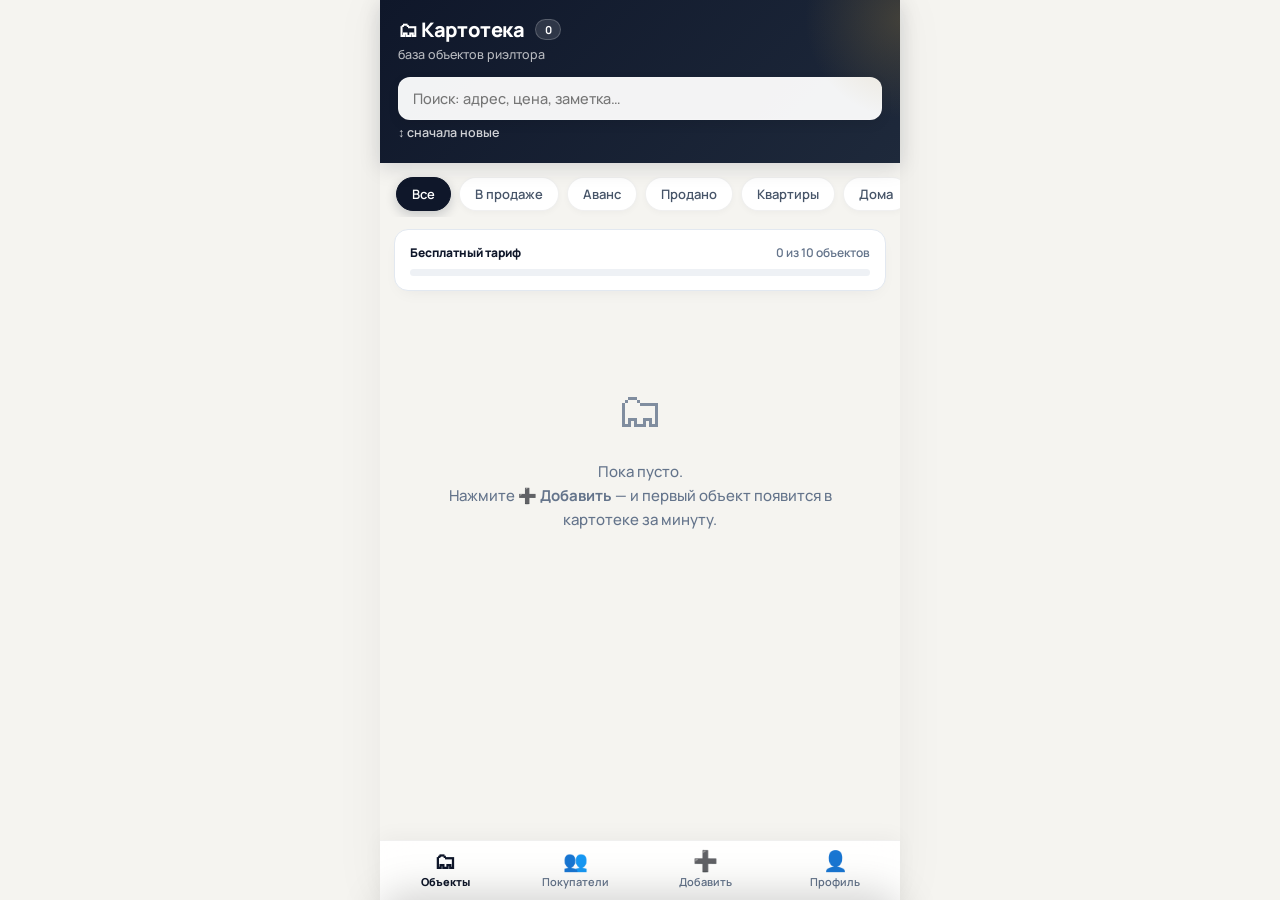
<file: app/index_backup_v4.html>
<!DOCTYPE html>
<html lang="ru">
<head>
<meta charset="UTF-8">
<meta name="viewport" content="width=device-width, initial-scale=1.0, maximum-scale=1.0, user-scalable=no">
<title>Картотека — база объектов риэлтора</title>
<script src="https://telegram.org/js/telegram-web-app.js"></script>
<link rel="manifest" href="manifest.json">
<meta name="theme-color" content="#0f172a">
<meta name="apple-mobile-web-app-capable" content="yes">
<meta name="apple-mobile-web-app-status-bar-style" content="black-translucent">
<link rel="apple-touch-icon" href="icon-192.png">
<style>
@import url('https://fonts.googleapis.com/css2?family=Manrope:wght@400;500;600;700;800&display=swap');

:root {
  --bg: #f5f4f0;
  --card: #ffffff;
  --ink: #0f172a;
  --soft: #475569;
  --mut: #64748b;
  --line: #e2e8f0;
  --acc: #0f172a;
  --gold: #b89241;
  --gold-light: rgba(184, 146, 65, 0.12);
  --green: #059669;
  --amber: #d97706;
  --red: #dc2626;
  --priv: #fcfbf7;
}

* {
  box-sizing: border-box;
  -webkit-tap-highlight-color: transparent;
}

html, body {
  margin: 0;
  min-height: 100%;
  background: var(--bg);
  color: var(--ink);
  font-family: 'Manrope', -apple-system, BlinkMacSystemFont, 'Segoe UI', Roboto, sans-serif;
  -webkit-font-smoothing: antialiased;
  -moz-osx-font-smoothing: grayscale;
}

#app {
  max-width: 520px;
  margin: 0 auto;
  min-height: 100vh;
  display: flex;
  flex-direction: column;
  background: var(--bg);
  position: relative;
  box-shadow: 0 0 50px rgba(0, 0, 0, 0.05);
}

/* ================= HEADERS ================= */
.hd {
  background: linear-gradient(135deg, #0f172a 0%, #1e293b 100%);
  color: #fff;
  padding: 16px 18px 18px;
  position: sticky;
  top: 0;
  z-index: 20;
  box-shadow: 0 4px 20px rgba(15, 23, 42, 0.15);
  overflow: hidden;
}

.hd::after, .dhead::after {
  content: "";
  position: absolute;
  top: -50%;
  right: -20%;
  width: 200px;
  height: 200px;
  background: radial-gradient(circle, rgba(184, 146, 65, 0.25) 0%, rgba(255, 255, 255, 0) 70%);
  pointer-events: none;
  border-radius: 50%;
}

.hd .t1 {
  font-size: 20px;
  font-weight: 800;
  display: flex;
  align-items: center;
  gap: 10px;
  letter-spacing: -0.02em;
}

.hd .t2 {
  font-size: 12.5px;
  color: rgba(255, 255, 255, 0.7);
  margin-top: 3px;
  font-weight: 500;
}

.hd .cnt {
  font-size: 11px;
  background: rgba(255, 255, 255, 0.12);
  border: 1px solid rgba(255, 255, 255, 0.2);
  backdrop-filter: blur(8px);
  border-radius: 12px;
  padding: 2px 9px;
  font-weight: 700;
  color: #fff;
}

.searchrow {
  margin-top: 14px;
}

#search {
  width: 100%;
  border: 1px solid rgba(255, 255, 255, 0.15);
  border-radius: 12px;
  padding: 11px 14px;
  font-size: 14.5px;
  background: rgba(255, 255, 255, 0.95);
  outline: none;
  color: var(--ink);
  font-family: inherit;
  font-weight: 500;
  box-shadow: 0 4px 12px rgba(0, 0, 0, 0.08);
  transition: all 0.2s ease;
}

#search:focus {
  background: #ffffff;
  box-shadow: 0 0 0 3px rgba(184, 146, 65, 0.3);
}

.dhead {
  background: linear-gradient(135deg, #0f172a 0%, #1e293b 100%);
  color: #fff;
  padding: 14px 16px;
  display: flex;
  align-items: center;
  gap: 12px;
  position: sticky;
  top: 0;
  z-index: 20;
  box-shadow: 0 4px 20px rgba(15, 23, 42, 0.15);
  overflow: hidden;
}

.dhead button {
  background: rgba(255, 255, 255, 0.1);
  border: 1px solid rgba(255, 255, 255, 0.15);
  color: #fff;
  font-size: 20px;
  width: 34px;
  height: 34px;
  border-radius: 10px;
  display: flex;
  align-items: center;
  justify-content: center;
  cursor: pointer;
  transition: transform 0.15s ease, background 0.15s ease;
  line-height: 1;
}

.dhead button:active {
  transform: scale(0.92);
  background: rgba(255, 255, 255, 0.2);
}

.dhead .dt {
  font-size: 16px;
  font-weight: 700;
  flex: 1;
  line-height: 1.25;
  white-space: nowrap;
  overflow: hidden;
  text-overflow: ellipsis;
  letter-spacing: -0.01em;
}

.dhead .hbtn {
  font-size: 13px;
  background: rgba(255, 255, 255, 0.12);
  border: 1px solid rgba(255, 255, 255, 0.2);
  backdrop-filter: blur(8px);
  border-radius: 10px;
  padding: 6px 12px;
  font-weight: 600;
}

/* ================= CHIPS ================= */
.chips {
  display: flex;
  gap: 8px;
  padding: 14px 16px 6px;
  overflow-x: auto;
  scrollbar-width: none;
}

.chips::-webkit-scrollbar {
  display: none;
}

.chip {
  flex: 0 0 auto;
  border: 1px solid rgba(0, 0, 0, 0.06);
  background: #ffffff;
  border-radius: 20px;
  padding: 7px 15px;
  font-size: 13px;
  font-weight: 600;
  color: var(--soft);
  cursor: pointer;
  user-select: none;
  box-shadow: 0 2px 6px rgba(0, 0, 0, 0.03);
  transition: all 0.2s cubic-bezier(0.16, 1, 0.3, 1);
}

.chip:active {
  transform: scale(0.95);
}

.chip.on {
  background: var(--ink);
  border-color: var(--ink);
  color: #ffffff;
  box-shadow: 0 4px 12px rgba(15, 23, 42, 0.2);
}

/* ================= LIST & CARDS ================= */
#list {
  padding: 10px 16px 100px;
  flex: 1;
}

.obj {
  background: var(--card);
  border-radius: 18px;
  margin-bottom: 16px;
  overflow: hidden;
  cursor: pointer;
  border: 1px solid rgba(0, 0, 0, 0.04);
  box-shadow: 0 10px 25px -5px rgba(15, 23, 42, 0.05), 0 8px 10px -6px rgba(15, 23, 42, 0.03);
  transition: all 0.25s cubic-bezier(0.16, 1, 0.3, 1);
}

.obj:active {
  transform: scale(0.985);
  box-shadow: 0 4px 12px rgba(15, 23, 42, 0.06);
}

.ph {
  height: 195px;
  position: relative;
  background: #e2e8f0;
  display: flex;
  align-items: center;
  justify-content: center;
  overflow: hidden;
}

.ph img {
  width: 100%;
  height: 100%;
  object-fit: cover;
  transition: transform 0.4s ease;
}

.obj:hover .ph img {
  transform: scale(1.03);
}

.ph .noph {
  color: #94a3b8;
  font-size: 40px;
}

.badge {
  position: absolute;
  top: 12px;
  left: 12px;
  font-size: 11px;
  font-weight: 800;
  color: #fff;
  padding: 5px 11px;
  border-radius: 10px;
  text-transform: uppercase;
  letter-spacing: 0.04em;
  box-shadow: 0 4px 10px rgba(0, 0, 0, 0.15);
  backdrop-filter: blur(4px);
}

.b-sale {
  background: linear-gradient(135deg, #059669, #10b981);
}

.b-avans {
  background: linear-gradient(135deg, #d97706, #f59e0b);
}

.b-sold {
  background: linear-gradient(135deg, #475569, #64748b);
}

.nph {
  position: absolute;
  top: 12px;
  right: 12px;
  background: rgba(15, 23, 42, 0.65);
  backdrop-filter: blur(8px);
  color: #fff;
  font-size: 11px;
  font-weight: 700;
  padding: 4px 9px;
  border-radius: 8px;
  border: 1px solid rgba(255, 255, 255, 0.15);
}

.obj .body {
  padding: 14px 16px 16px;
}

.price {
  font-size: 20px;
  font-weight: 800;
  color: var(--ink);
  letter-spacing: -0.02em;
}

.title {
  font-size: 14px;
  color: var(--soft);
  margin-top: 3px;
  font-weight: 500;
  line-height: 1.35;
}

.meta {
  display: flex;
  gap: 6px;
  margin-top: 10px;
  font-size: 12px;
  color: var(--mut);
  flex-wrap: wrap;
}

.meta span {
  background: #f1f5f9;
  color: #334155;
  border-radius: 6px;
  padding: 3px 9px;
  font-weight: 600;
  border: 1px solid rgba(0, 0, 0, 0.03);
}

.empty {
  text-align: center;
  color: var(--mut);
  padding: 70px 24px;
  font-size: 15px;
  line-height: 1.6;
  font-weight: 500;
}

.empty .big {
  font-size: 48px;
  margin-bottom: 12px;
  opacity: 0.8;
}

/* ================= SCREENS ================= */
.screen {
  display: none;
}

.screen.on {
  display: block;
}

#list-screen.on {
  display: block;
}

/* ================= DETAIL SCREEN ================= */
.gal {
  position: relative;
  height: 290px;
  background: #0f172a;
  overflow: hidden;
}

.gal .track {
  display: flex;
  height: 100%;
  transition: transform 0.35s cubic-bezier(0.16, 1, 0.3, 1);
}

.gal .slide {
  flex: 0 0 100%;
}

.gal img {
  width: 100%;
  height: 100%;
  object-fit: cover;
}

.dots {
  position: absolute;
  bottom: 12px;
  left: 0;
  right: 0;
  display: flex;
  justify-content: center;
  gap: 6px;
  z-index: 5;
}

.dot {
  width: 6px;
  height: 6px;
  border-radius: 50%;
  background: rgba(255, 255, 255, 0.4);
  transition: all 0.25s ease;
}

.dot.on {
  background: #ffffff;
  width: 18px;
  border-radius: 10px;
}

.gnav {
  position: absolute;
  top: 0;
  bottom: 0;
  width: 30%;
  z-index: 4;
}

.gprev { left: 0; }
.gnext { right: 0; }

.dbody {
  padding: 18px 16px 100px;
}

.dprice {
  font-size: 28px;
  font-weight: 800;
  color: var(--ink);
  letter-spacing: -0.03em;
}

.daddr {
  color: var(--soft);
  font-size: 15px;
  margin-top: 4px;
  font-weight: 500;
}

.statusrow {
  display: flex;
  gap: 8px;
  margin: 16px 0 6px;
}

.st {
  flex: 1;
  text-align: center;
  font-size: 13px;
  font-weight: 700;
  padding: 10px 4px;
  border-radius: 12px;
  border: 1.5px solid var(--line);
  color: var(--mut);
  cursor: pointer;
  background: #ffffff;
  transition: all 0.2s ease;
  box-shadow: 0 2px 4px rgba(0, 0, 0, 0.02);
}

.st:active {
  transform: scale(0.96);
}

.st.on-sale {
  border-color: var(--green);
  color: #047857;
  background: #ecfdf5;
}

.st.on-avans {
  border-color: var(--amber);
  color: #b45309;
  background: #fffbeb;
}

.st.on-sold {
  border-color: var(--mut);
  color: var(--soft);
  background: #f8fafc;
}

.sect {
  background: #ffffff;
  border-radius: 16px;
  padding: 16px;
  margin-top: 14px;
  border: 1px solid rgba(0, 0, 0, 0.04);
  box-shadow: 0 4px 12px rgba(15, 23, 42, 0.03);
}

.sect h3 {
  margin: 0 0 12px;
  font-size: 11px;
  text-transform: uppercase;
  letter-spacing: 0.08em;
  color: var(--mut);
  font-weight: 800;
}

.kv {
  display: grid;
  grid-template-columns: 1fr 1fr;
  gap: 10px 16px;
  font-size: 14.5px;
  color: var(--ink);
  font-weight: 600;
}

.kv div b {
  display: block;
  font-size: 11.5px;
  color: var(--mut);
  font-weight: 600;
  margin-bottom: 2px;
  text-transform: uppercase;
  letter-spacing: 0.02em;
}

.notes {
  font-size: 14.5px;
  color: var(--soft);
  line-height: 1.55;
  white-space: pre-wrap;
  font-weight: 500;
}

.priv {
  background: var(--priv);
  border: 1px solid rgba(184, 146, 65, 0.3);
  box-shadow: 0 4px 15px rgba(184, 146, 65, 0.06);
}

.priv h3 {
  color: var(--gold);
}

.priv .hint {
  font-size: 12px;
  color: #96742e;
  margin-top: 10px;
  font-weight: 500;
  border-top: 1px dashed rgba(184, 146, 65, 0.2);
  padding-top: 8px;
}

.actions {
  display: flex;
  gap: 10px;
  margin-top: 18px;
}

.abtn {
  flex: 1;
  border: 0;
  border-radius: 14px;
  padding: 14px 10px;
  font-size: 14.5px;
  font-weight: 700;
  cursor: pointer;
  display: flex;
  flex-direction: column;
  align-items: center;
  gap: 3px;
  font-family: inherit;
  transition: all 0.2s cubic-bezier(0.16, 1, 0.3, 1);
}

.abtn:active {
  transform: scale(0.96);
}

.abtn small {
  font-weight: 500;
  font-size: 11px;
  opacity: 0.8;
}

.a1 {
  background: linear-gradient(135deg, #0f172a 0%, #1e293b 100%);
  color: #ffffff;
  box-shadow: 0 4px 14px rgba(15, 23, 42, 0.2);
}

.a2 {
  background: #ffffff;
  color: var(--ink);
  border: 1.5px solid var(--line);
  box-shadow: 0 2px 6px rgba(0, 0, 0, 0.03);
}

.a3 {
  background: #ffffff;
  color: var(--red);
  border: 1.5px solid #fecaca;
  margin-top: 12px;
  width: 100%;
  border-radius: 14px;
  padding: 13px;
  font-size: 14px;
  font-weight: 700;
  cursor: pointer;
  font-family: inherit;
  transition: all 0.2s ease;
}

.a3:active {
  transform: scale(0.97);
  background: #fef2f2;
}

/* ================= FORM ================= */
.form {
  padding: 16px 16px 100px;
}

.form label {
  display: block;
  font-size: 12.5px;
  color: var(--soft);
  margin: 16px 0 6px;
  font-weight: 700;
  text-transform: uppercase;
  letter-spacing: 0.03em;
}

.form input, .form textarea, .form select {
  width: 100%;
  border: 1.5px solid var(--line);
  border-radius: 12px;
  padding: 12px 14px;
  font-size: 15px;
  background: #ffffff;
  outline: none;
  font-family: inherit;
  color: var(--ink);
  font-weight: 500;
  transition: border-color 0.2s ease, box-shadow 0.2s ease;
}

.form input:focus, .form textarea:focus, .form select:focus {
  border-color: var(--ink);
  box-shadow: 0 0 0 3px rgba(15, 23, 42, 0.08);
}

.form textarea {
  resize: vertical;
}

.row2 {
  display: flex;
  gap: 10px;
}

.row2 > div {
  flex: 1;
}

.fbtn {
  width: 100%;
  margin-top: 22px;
  background: linear-gradient(135deg, #0f172a 0%, #1e293b 100%);
  color: #ffffff;
  border: 0;
  border-radius: 14px;
  padding: 15px;
  font-size: 16px;
  font-weight: 800;
  cursor: pointer;
  font-family: inherit;
  box-shadow: 0 4px 14px rgba(15, 23, 42, 0.2);
  transition: transform 0.2s ease;
}

.fbtn:active {
  transform: scale(0.97);
}

.photogrid {
  display: grid;
  grid-template-columns: repeat(4, 1fr);
  gap: 8px;
  margin-top: 8px;
}

.pcell {
  position: relative;
  aspect-ratio: 1;
  border-radius: 12px;
  overflow: hidden;
  background: #e2e8f0;
  box-shadow: 0 2px 6px rgba(0, 0, 0, 0.05);
}

.pcell img {
  width: 100%;
  height: 100%;
  object-fit: cover;
}

.pcell .del {
  position: absolute;
  top: 4px;
  right: 4px;
  background: rgba(15, 23, 42, 0.7);
  backdrop-filter: blur(4px);
  color: #fff;
  border: 0;
  border-radius: 50%;
  width: 22px;
  height: 22px;
  font-size: 11px;
  cursor: pointer;
  display: flex;
  align-items: center;
  justify-content: center;
}

.paddbtn {
  aspect-ratio: 1;
  border: 2px dashed var(--line);
  border-radius: 12px;
  background: #ffffff;
  color: var(--mut);
  font-size: 22px;
  cursor: pointer;
  transition: all 0.2s ease;
  display: flex;
  align-items: center;
  justify-content: center;
}

.paddbtn:active {
  background: #f8fafc;
  border-color: var(--mut);
}

.featrow {
  display: flex;
  gap: 8px;
  margin-bottom: 8px;
}

.featrow input {
  flex: 1;
}

.featrow button {
  border: 0;
  background: #fef2f2;
  color: var(--red);
  border-radius: 10px;
  width: 42px;
  cursor: pointer;
  font-size: 16px;
  font-weight: 700;
}

.addfeat {
  border: 1.5px dashed var(--line);
  background: #ffffff;
  color: var(--ink);
  border-radius: 12px;
  padding: 11px;
  width: 100%;
  font-size: 13.5px;
  font-weight: 700;
  cursor: pointer;
  font-family: inherit;
  transition: background 0.2s ease;
}

.addfeat:active {
  background: #f8fafc;
}

/* ================= NAVIGATION ================= */
#nav {
  position: fixed;
  bottom: 0;
  left: 50%;
  transform: translateX(-50%);
  width: 100%;
  max-width: 520px;
  background: rgba(255, 255, 255, 0.92);
  backdrop-filter: blur(16px) saturate(180%);
  border-top: 1px solid rgba(0, 0, 0, 0.06);
  display: flex;
  z-index: 30;
  padding-bottom: env(safe-area-inset-bottom);
  box-shadow: 0 -4px 20px rgba(0, 0, 0, 0.04);
}

#nav button {
  flex: 1;
  border: 0;
  background: none;
  padding: 10px 0 11px;
  font-size: 11px;
  color: var(--mut);
  cursor: pointer;
  display: flex;
  flex-direction: column;
  align-items: center;
  gap: 3px;
  font-family: inherit;
  font-weight: 600;
  transition: all 0.2s ease;
}

#nav button .ic {
  font-size: 20px;
  line-height: 1;
  transition: transform 0.2s ease;
}

#nav button:active .ic {
  transform: scale(0.88);
}

#nav button.on {
  color: var(--ink);
  font-weight: 800;
}

#nav button.on .ic {
  transform: scale(1.1);
}

/* ================= TOAST & SHEET ================= */
#toast {
  position: fixed;
  bottom: 84px;
  left: 50%;
  transform: translateX(-50%) translateY(10px);
  background: rgba(15, 23, 42, 0.92);
  backdrop-filter: blur(12px);
  color: #fff;
  font-size: 13.5px;
  font-weight: 600;
  padding: 11px 20px;
  border-radius: 20px;
  opacity: 0;
  transition: all 0.25s cubic-bezier(0.16, 1, 0.3, 1);
  z-index: 70;
  pointer-events: none;
  white-space: nowrap;
  max-width: 90vw;
  overflow: hidden;
  text-overflow: ellipsis;
  box-shadow: 0 10px 25px rgba(0, 0, 0, 0.2);
  border: 1px solid rgba(255, 255, 255, 0.1);
}

#toast.show {
  opacity: 1;
  transform: translateX(-50%) translateY(0);
}

#sheetbg {
  position: fixed;
  inset: 0;
  background: rgba(15, 23, 42, 0.6);
  backdrop-filter: blur(4px);
  z-index: 50;
  display: none;
  transition: opacity 0.3s ease;
}

#sheetbg.on {
  display: block;
}

#sheet {
  position: fixed;
  bottom: 0;
  left: 50%;
  transform: translateX(-50%) translateY(105%);
  width: 100%;
  max-width: 520px;
  background: #ffffff;
  border-radius: 24px 24px 0 0;
  z-index: 55;
  transition: transform 0.32s cubic-bezier(0.16, 1, 0.3, 1);
  padding: 12px 20px calc(24px + env(safe-area-inset-bottom));
  box-shadow: 0 -10px 40px rgba(0, 0, 0, 0.18);
}

#sheet::before {
  content: "";
  display: block;
  width: 38px;
  height: 4px;
  background: #cbd5e1;
  border-radius: 2px;
  margin: 0 auto 16px;
}

#sheet.on {
  transform: translateX(-50%) translateY(0);
}

#sheet h3 {
  margin: 0 0 4px;
  font-size: 18px;
  font-weight: 800;
  color: var(--ink);
  letter-spacing: -0.02em;
}

#sheet p {
  margin: 0 0 16px;
  color: var(--soft);
  font-size: 13.5px;
  font-weight: 500;
}

.shopt {
  display: flex;
  align-items: center;
  gap: 14px;
  padding: 14px 14px;
  border-radius: 14px;
  cursor: pointer;
  border: 1px solid var(--line);
  margin-bottom: 10px;
  background: #ffffff;
  transition: all 0.2s ease;
  box-shadow: 0 2px 6px rgba(0, 0, 0, 0.02);
}

.shopt:active {
  background: #f8fafc;
  transform: scale(0.98);
}

.shopt .i {
  font-size: 24px;
}

.shopt b {
  font-size: 15px;
  display: block;
  color: var(--ink);
  font-weight: 700;
}

.shopt small {
  color: var(--mut);
  font-size: 12px;
  font-weight: 500;
}


/* ================= BUYERS ================= */
.buy{background:var(--card);border-radius:18px;margin-bottom:14px;cursor:pointer;border:1px solid rgba(0,0,0,.04);
  box-shadow:0 10px 25px -5px rgba(15,23,42,.05);padding:16px 17px;transition:all .25s cubic-bezier(.16,1,.3,1)}
.buy:active{transform:scale(.985)}
.buy .bt{display:flex;align-items:baseline;gap:9px;margin-bottom:3px}
.buy .bn{font-size:16.5px;font-weight:800;letter-spacing:-.01em}
.buy .bs{font-size:10.5px;font-weight:800;padding:3px 9px;border-radius:8px;text-transform:uppercase;letter-spacing:.04em;color:#fff;margin-left:auto}
.s-new{background:linear-gradient(135deg,#2563eb,#3b82f6)}
.s-show{background:linear-gradient(135deg,#d97706,#f59e0b)}
.s-deal{background:linear-gradient(135deg,#059669,#10b981)}
.s-off{background:linear-gradient(135deg,#475569,#64748b)}
.buy .bbud{font-size:19px;font-weight:800;margin:6px 0 2px;letter-spacing:-.02em}
.buy .bw{color:var(--soft);font-size:13.5px;font-weight:500;line-height:1.4}
.buy .bmeta{display:flex;gap:6px;margin-top:10px;flex-wrap:wrap;font-size:11.5px}
.buy .bmeta span{background:#f1f5f9;color:#334155;border-radius:6px;padding:3px 9px;font-weight:600;border:1px solid rgba(0,0,0,.03)}
.mtag{display:inline-block;background:var(--gold-light,#f6efe1);color:#8a6a24;border:1px solid rgba(184,146,65,.3);
  border-radius:8px;padding:3px 10px;font-size:11.5px;font-weight:700;margin-top:8px}
.matchcard{display:flex;gap:12px;align-items:center;padding:11px;border:1px solid var(--line);border-radius:13px;margin-bottom:9px;background:#fff;cursor:pointer}
.matchcard img{width:64px;height:52px;object-fit:cover;border-radius:9px;flex:0 0 auto}
.matchcard .mph{width:64px;height:52px;border-radius:9px;background:#e2e8f0;display:flex;align-items:center;justify-content:center;font-size:20px;flex:0 0 auto}
.matchcard .mi{flex:1;min-width:0}
.matchcard .mp{font-weight:800;font-size:15px}
.matchcard .ma{color:var(--mut);font-size:12.5px;font-weight:500;white-space:nowrap;overflow:hidden;text-overflow:ellipsis}

/* ================= SHOWS / REMINDERS / STATS ================= */
.showrow{display:flex;gap:11px;align-items:center;padding:10px 11px;border:1px solid var(--line);border-radius:12px;margin-bottom:8px;background:#fff}
.showrow .si{flex:1;min-width:0}
.showrow .st1{font-weight:700;font-size:14px;white-space:nowrap;overflow:hidden;text-overflow:ellipsis}
.showrow .st2{color:var(--mut);font-size:12px;font-weight:500;margin-top:1px}
.showrow .del2{background:none;border:0;color:#cbd5e1;font-size:17px;cursor:pointer;padding:2px 4px}
.rx{font-size:11px;font-weight:800;padding:3px 8px;border-radius:7px;white-space:nowrap}
.rx-like{background:#eaf4ee;color:#1c7a4a}
.rx-think{background:#fbf2e8;color:#a35d13}
.rx-no{background:#f8ece9;color:#a63a2c}
.due{display:inline-block;font-size:11px;font-weight:800;padding:3px 9px;border-radius:8px;margin-top:8px}
.due-over{background:#f8ece9;color:#a63a2c}
.due-today{background:#fff4e0;color:#a35d13}
.due-soon{background:#eef2f6;color:#475569}
.navdot{position:absolute;top:5px;right:calc(50% - 22px);min-width:17px;height:17px;padding:0 4px;border-radius:9px;
  background:#dc2626;color:#fff;font-size:10px;font-weight:800;display:flex;align-items:center;justify-content:center}
#nav button{position:relative}
.stats{display:grid;grid-template-columns:repeat(2,1fr);gap:10px;margin-top:4px}
.stat{background:linear-gradient(180deg,#fcfbf7,#fff);border:1px solid rgba(0,0,0,.05);border-radius:14px;padding:13px 14px}
.stat .sv{font-size:22px;font-weight:800;letter-spacing:-.02em}
.stat .sl{font-size:11.5px;color:var(--mut);font-weight:600;margin-top:2px}
.pickrow{display:flex;gap:11px;align-items:center;padding:11px;border:1px solid var(--line);border-radius:12px;margin-bottom:8px;cursor:pointer;background:#fff}
.pickrow:active{background:var(--bg)}
.pickrow img{width:52px;height:44px;object-fit:cover;border-radius:8px}
.pickrow .pph{width:52px;height:44px;border-radius:8px;background:#e2e8f0;display:flex;align-items:center;justify-content:center;font-size:17px}
.sortbtn{background:none;border:0;color:rgba(255,255,255,.8);font-size:12.5px;font-weight:600;font-family:inherit;cursor:pointer;padding:4px 0}
/* ================= TEMPLATES / PRO ================= */
.tpl{border:1px solid var(--line);border-radius:13px;padding:13px 14px;margin-bottom:9px;background:#fff;cursor:pointer}
.tpl:active{background:var(--bg)}
.tpl b{display:block;font-size:14.5px;margin-bottom:4px}
.tpl p{margin:0;color:var(--mut);font-size:12.5px;font-weight:500;line-height:1.45;white-space:pre-wrap}
.protag{display:inline-flex;align-items:center;gap:5px;background:linear-gradient(135deg,#b89241,#d9b46a);color:#0f172a;
  font-size:10.5px;font-weight:800;padding:3px 9px;border-radius:8px;letter-spacing:.03em;margin-left:7px}
.limitbar{background:#fff;border:1px solid var(--line);border-radius:14px;padding:14px 15px;margin:12px 14px 0;box-shadow:0 6px 18px -8px rgba(15,23,42,.08)}
.limitbar .lt{display:flex;justify-content:space-between;align-items:baseline;font-size:13px;font-weight:700;margin-bottom:8px}
.limitbar .lt span{color:var(--mut);font-weight:600;font-size:12px}
.lbar{height:7px;background:#eef1f5;border-radius:4px;overflow:hidden}
.lbar i{display:block;height:100%;background:linear-gradient(90deg,#b89241,#d9b46a);border-radius:4px;transition:width .3s}
.lbar.full i{background:linear-gradient(90deg,#c25050,#e07070)}
.limitbar .lb{margin-top:10px;width:100%;border:0;border-radius:11px;padding:11px;font-size:14px;font-weight:800;
  background:linear-gradient(135deg,#0f172a,#1e293b);color:#fff;cursor:pointer;font-family:inherit}
.priceplan{border:1.5px solid var(--line);border-radius:16px;padding:18px;margin-bottom:12px;background:#fff}
.priceplan.on{border-color:var(--gold);background:linear-gradient(180deg,#fcfbf7,#fff)}
.priceplan h4{margin:0 0 4px;font-size:17px;font-weight:800}
.priceplan .pp{font-size:26px;font-weight:800;letter-spacing:-.02em;margin:6px 0 10px}
.priceplan .pp small{font-size:13px;color:var(--mut);font-weight:600}
.priceplan ul{margin:0;padding-left:20px;color:var(--soft);font-size:13.5px;font-weight:500;line-height:1.75}
/* ================= PROFILE ================= */
.pver {
  color: var(--mut);
  font-size: 12px;
  text-align: center;
  margin-top: 24px;
  font-weight: 500;
}
</style>
</head>
<body>
<div id="app">

  <div id="list-screen" class="screen on">
    <div class="hd">
      <div class="t1">🗂 Картотека <span class="cnt" id="cnt">0</span></div>
      <div class="t2" id="who">база объектов риэлтора</div>
      <div class="searchrow"><input id="search" placeholder="Поиск: адрес, цена, заметка…" oninput="render()"></div>
      <button class="sortbtn" id="sortb" onclick="cycleSort()"></button>
    </div>
    <div class="chips" id="chips"></div>
    <div id="limitbox"></div>
    <div id="list"></div>
  </div>

  <div id="buyers-screen" class="screen">
    <div class="hd">
      <div class="t1">👥 Покупатели <span class="cnt" id="bcnt">0</span></div>
      <div class="t2">заявки клиентов: бюджет, что ищут, сроки</div>
      <div class="searchrow"><input id="bsearch" placeholder="Поиск: имя, район, бюджет…" oninput="renderBuyers()"></div>
    </div>
    <div class="chips" id="bchips"></div>
    <div id="blist"></div>
  </div>

  <div id="buyer-screen" class="screen"></div>
  <div id="bform-screen" class="screen"></div>
  <div id="detail-screen" class="screen"></div>
  <div id="form-screen" class="screen"></div>
  <div id="pdf-screen" class="screen"></div>

  <div id="profile-screen" class="screen">
    <div class="dhead"><button onclick="go('list')">‹</button><div class="dt">Профиль</div></div>
    <div class="form" style="padding-bottom:96px">
      <label>Ваше имя (в презентациях)</label>
      <input id="pf-name" placeholder="Мария Козина">
      <label>Подпись / специализация</label>
      <input id="pf-title" placeholder="риэлтор · загородная недвижимость">
      <label>Телефон для клиентов</label>
      <input id="pf-phone" inputmode="tel" placeholder="+7 900 000-00-00">
      <label>Telegram / ссылка</label>
      <input id="pf-tg" placeholder="t.me/username">
      <button class="fbtn" onclick="saveProfile()">Сохранить</button>
      <div class="sect" style="margin-top:18px">
        <h3>Тариф</h3>
        <div id="planbox"></div>
      </div>
      <div class="sect" style="margin-top:14px">
        <h3>Статистика</h3>
        <div class="stats" id="statsbox"></div>
      </div>
      <div class="sect" style="margin-top:14px">
        <h3>Данные</h3>
        <button class="a3" style="color:var(--acc);border-color:#cfe0f0" onclick="exportAll()">⬇️ Экспорт базы (файл)</button>
        <label style="margin-top:10px">Импорт из файла</label>
        <input type="file" accept=".json" onchange="importAll(this)">
      </div>
      <div class="pver">Картотека v4.0 · данные хранятся на этом устройстве<span id="cloudnote"></span></div>
    </div>
  </div>

  <div id="nav">
    <button id="nb-list" class="on" onclick="go('list')"><span class="ic">🗂</span>Объекты</button>
    <button id="nb-buyers" onclick="go('buyers')"><span class="ic">👥</span>Покупатели</button>
    <button id="nb-add" onclick="addNew()"><span class="ic">➕</span>Добавить</button>
    <button id="nb-profile" onclick="openProfile()"><span class="ic">👤</span>Профиль</button>
  </div>

  <div id="toast"></div>
  <div id="sheetbg" onclick="sheet(false)"></div>
  <div id="sheet"></div>
</div>

<script>
/* ================= TELEGRAM ================= */
const _tg = window.Telegram && window.Telegram.WebApp;
const TG = _tg && _tg.platform && _tg.platform !== 'unknown' ? _tg : null;
if (TG) { try { TG.ready(); TG.expand(); } catch(e){} }

/* ================= DB (IndexedDB) ================= */
let db;
function idb(){ return new Promise((res,rej)=>{
  const r=indexedDB.open('kartoteka',3);
  r.onupgradeneeded=e=>{
    const d=e.target.result;
    if(!d.objectStoreNames.contains('objects')) d.createObjectStore('objects',{keyPath:'id'});
    if(!d.objectStoreNames.contains('kv')) d.createObjectStore('kv');
    if(!d.objectStoreNames.contains('buyers')) d.createObjectStore('buyers',{keyPath:'id'});
    if(!d.objectStoreNames.contains('shows')) d.createObjectStore('shows',{keyPath:'id'});
  };
  r.onsuccess=e=>res(e.target.result); r.onerror=()=>rej(r.error);
});}
function tx(store,mode){ return db.transaction(store,mode).objectStore(store); }
function dbAll(){ return new Promise(res=>{ const q=tx('objects','readonly').getAll(); q.onsuccess=()=>res(q.result||[]); }); }
function dbPut(o){ return new Promise(res=>{ tx('objects','readwrite').put(o).onsuccess=()=>res(); }); }
function dbDel(id){ return new Promise(res=>{ tx('objects','readwrite').delete(id).onsuccess=()=>res(); }); }
function kvGet(k){ return new Promise(res=>{ const q=tx('kv','readonly').get(k); q.onsuccess=()=>res(q.result); }); }
function kvSet(k,v){ return new Promise(res=>{ tx('kv','readwrite').put(v,k).onsuccess=()=>res(); }); }
function buyAll(){ return new Promise(res=>{ const q=tx('buyers','readonly').getAll(); q.onsuccess=()=>res(q.result||[]); }); }
function buyPut(b){ return new Promise(res=>{ tx('buyers','readwrite').put(b).onsuccess=()=>res(); }); }
function buyDel(id){ return new Promise(res=>{ tx('buyers','readwrite').delete(id).onsuccess=()=>res(); }); }
function showAll(){ return new Promise(res=>{ const q=tx('shows','readonly').getAll(); q.onsuccess=()=>res(q.result||[]); }); }
function showPut(x){ return new Promise(res=>{ tx('shows','readwrite').put(x).onsuccess=()=>res(); }); }
function showDel(id){ return new Promise(res=>{ tx('shows','readwrite').delete(id).onsuccess=()=>res(); }); }

/* ================= STATE ================= */
let OBJ=[], filter='all', cur=null, slide=0, editId=null, formPhotos=[], formFeats=[];
let BUY=[], bfilter='all', bcur=null, beditId=null;
let SHOW=[], sortBy='new';
let LIC={pro:false,until:0,code:''};
const FREE_LIMIT=10;
const isPro=()=>LIC.pro && (!LIC.until || LIC.until>Date.now());
const canAdd=()=>isPro() || OBJ.length<FREE_LIMIT;
const BUY_URL='https://t.me/deniskrytsin';
const B_LABEL={new:'Новый',show:'На показах',deal:'Сделка',off:'Отказ'};
const RX={like:['👍 Понравилось','rx-like'],think:['🤔 Думает','rx-think'],no:['👎 Не подошло','rx-no']};
const today=()=>new Date().toISOString().slice(0,10);
const dLabel=d=>{ if(!d)return null;
  const t=today(); const diff=Math.round((new Date(d)-new Date(t))/86400000);
  if(diff<0) return ['Просрочено: '+ru(d),'due-over'];
  if(diff===0) return ['Связаться сегодня','due-today'];
  if(diff<=3) return ['Через '+diff+(diff===1?' день':' дня')+' — '+ru(d),'due-today'];
  return ['Связаться '+ru(d),'due-soon'];
};
const ru=d=>{ try{ return new Date(d).toLocaleDateString('ru-RU',{day:'numeric',month:'short'}); }catch(e){ return d; } };
const dueCount=()=>BUY.filter(b=>b.status!=='deal'&&b.status!=='off'&&b.next&&b.next<=today()).length;
const B_CLASS={new:'s-new',show:'s-show',deal:'s-deal',off:'s-off'};
let PROFILE={name:'',title:'',phone:'',tg:''};
const ST_LABEL={sale:'В продаже',avans:'Аванс',sold:'Продано'};
const ST_CLASS={sale:'b-sale',avans:'b-avans',sold:'b-sold'};
const fmt=p=>(+p||0).toLocaleString('ru-RU')+' ₽';
const esc=s=>String(s??'').replace(/[<>&"]/g,c=>({'<':'&lt;','>':'&gt;','&':'&amp;','"':'&quot;'}[c]));

/* ================= CLOUD BACKUP (текст карточек, без фото) ================= */
function cloudBackup(){
  if(!TG || !TG.CloudStorage) return;
  try{
    const light=OBJ.map(o=>({...o,photos:[]}));
    const s=JSON.stringify({v:3,profile:PROFILE,objects:light,buyers:BUY,shows:SHOW});
    const chunks=[]; for(let i=0;i<s.length;i+=3800) chunks.push(s.slice(i,i+3800));
    TG.CloudStorage.setItem('meta',String(chunks.length),()=>{});
    chunks.forEach((c,i)=>TG.CloudStorage.setItem('d'+i,c,()=>{}));
  }catch(e){}
}
function cloudRestore(){
  if(!TG || !TG.CloudStorage) { toast('Доступно только внутри Telegram'); return; }
  TG.CloudStorage.getItem('meta',(e,n)=>{
    if(e||!n){ toast('Резервной копии нет'); return; }
    const keys=Array.from({length:+n},(_,i)=>'d'+i);
    TG.CloudStorage.getItems(keys,async(e2,vals)=>{
      if(e2){ toast('Ошибка чтения'); return; }
      try{
        const s=keys.map(k=>vals[k]||'').join('');
        const data=JSON.parse(s);
        for(const o of (data.objects||[])){ const ex=OBJ.find(x=>x.id===o.id); if(!ex) await dbPut(o); }
        for(const b of (data.buyers||[])){ const ex=BUY.find(x=>x.id===b.id); if(!ex) await buyPut(b); }
        for(const x of (data.shows||[])){ const ex=SHOW.find(y=>y.id===x.id); if(!ex) await showPut(x); }
        BUY=await buyAll();
  SHOW=await showAll(); SHOW=await showAll(); renderBuyers();
        if(data.profile && data.profile.name) { PROFILE=data.profile; await kvSet('profile',PROFILE); }
        OBJ=await dbAll(); render(); toast('Восстановлено из облака: '+data.objects.length+' объектов');
      }catch(err){ toast('Копия повреждена'); }
    });
  });
}

/* ================= RENDER LIST ================= */
function chipsRender(){
  const c=[['all','Все'],['sale','В продаже'],['avans','Аванс'],['sold','Продано'],['Квартира','Квартиры'],['Дом','Дома'],['Участок','Участки'],['Коммерция','Коммерция']];
  document.getElementById('chips').innerHTML=c.map(([k,l])=>
    `<div class="chip ${filter==k?'on':''}" onclick="filter='${k}';render()">${l}</div>`).join('');
}
function render(){
  chipsRender();
  document.getElementById('cnt').textContent=OBJ.length;
  const q=(document.getElementById('search').value||'').toLowerCase();
  const rows=OBJ.filter(o=>{
    const okF=filter=='all'||o.status==filter||o.type==filter;
    const hay=(o.addr+' '+o.type+' '+o.price+' '+(o.notes||'')).toLowerCase();
    return okF&&(!q||hay.includes(q));
  }).sort((a,b)=> sortBy==='cheap' ? a.price-b.price : sortBy==='rich' ? b.price-a.price : b.created-a.created);
  const sb=document.getElementById('sortb');
  if(sb) sb.textContent = '↕ '+({new:'сначала новые',cheap:'сначала дешевле',rich:'сначала дороже'}[sortBy]);
  renderLimit();
  const el=document.getElementById('list');
  if(!OBJ.length){
    el.innerHTML=`<div class="empty"><div class="big">🗂</div>Пока пусто.<br>Нажмите <b>➕ Добавить</b> — и первый объект появится в картотеке за минуту.</div>`;
    return;
  }
  el.innerHTML=rows.map(o=>`
    <div class="obj" onclick="openDetail('${o.id}')">
      <div class="ph">${o.photos.length?`<img src="${o.photos[0]}" alt="">`:`<div class="noph">🏠</div>`}
        <span class="badge ${ST_CLASS[o.status]}">${ST_LABEL[o.status]}</span>
        ${o.photos.length?`<span class="nph">📷 ${o.photos.length}</span>`:''}</div>
      <div class="body">
        <div class="price">${fmt(o.price)}</div>
        <div class="title">${esc(o.type)} · ${esc(o.addr)}</div>
        <div class="meta">${o.area?`<span>${esc(o.area)}</span>`:''}${o.rooms?`<span>${esc(o.rooms)} комн.</span>`:''}${o.floor?`<span>${esc(o.floor)}</span>`:''}</div>
      </div></div>`).join('')||'<div class="empty">Ничего не найдено</div>';
}

/* ================= SCREENS ================= */
let lastTab='list';
function go(name){
  document.querySelectorAll('.screen').forEach(s=>s.classList.remove('on'));
  const el=document.getElementById(name+'-screen'); if(!el)return;
  el.classList.add('on');
  if(name==='list'||name==='buyers') lastTab=name;
  ['list','buyers','profile'].forEach(n=>{const b=document.getElementById('nb-'+n);if(b)b.classList.toggle('on',n==name)});
  window.scrollTo(0,0);
  if(TG){ try{ (name=='list'||name=='buyers')?TG.BackButton.hide():TG.BackButton.show(); }catch(e){} }
}
function renderLimit(){
  const box=document.getElementById('limitbox'); if(!box)return;
  if(isPro()){
    box.innerHTML=`<div class="limitbar"><div class="lt"><span style="color:var(--ink);font-weight:800">Тариф Pro<span class="protag">★ PRO</span></span>
      <span>без ограничений${LIC.until?' · до '+ru(new Date(LIC.until).toISOString().slice(0,10)):''}</span></div></div>`;
    return;
  }
  const n=OBJ.length, pct=Math.min(100,Math.round(n/FREE_LIMIT*100)), full=n>=FREE_LIMIT;
  box.innerHTML=`<div class="limitbar">
    <div class="lt"><span style="color:var(--ink);font-weight:800">Бесплатный тариф</span><span>${n} из ${FREE_LIMIT} объектов</span></div>
    <div class="lbar ${full?'full':''}"><i style="width:${pct}%"></i></div>
    ${full?`<button class="lb" onclick="openPlans()">★ Снять ограничение — Pro</button>`:''}
  </div>`;
}
function navBadge(){
  const b=document.getElementById('nb-buyers'); if(!b)return;
  const old=b.querySelector('.navdot'); if(old) old.remove();
  const n=dueCount();
  if(n){ const d=document.createElement('span'); d.className='navdot'; d.textContent=n; b.appendChild(d); }
}
function cycleSort(){ sortBy = sortBy==='new'?'cheap':sortBy==='cheap'?'rich':'new'; render(); }
function addNew(){ lastTab==='buyers' ? openBuyerForm() : openForm(); }
if(TG){ try{ TG.BackButton.onClick(()=>go('list')); }catch(e){} }

function openDetail(id){
  cur=OBJ.find(o=>o.id===id); if(!cur)return; slide=0;
  const o=cur;
  const gal=o.photos.length?`
    <div class="gal"><div class="track" id="track">${o.photos.map(p=>`<div class="slide"><img src="${p}"></div>`).join('')}</div>
    ${o.photos.length>1?`<div class="gnav gprev" onclick="swipe(-1)"></div><div class="gnav gnext" onclick="swipe(1)"></div>
    <div class="dots" id="dots">${o.photos.map((_,k)=>`<div class="dot ${k==0?'on':''}"></div>`).join('')}</div>`:''}</div>`
    :`<div class="gal" style="display:flex;align-items:center;justify-content:center;color:#667"><span style="font-size:44px">🏠</span></div>`;
  document.getElementById('detail-screen').innerHTML=`
    <div class="dhead"><button onclick="go('list')">‹</button><div class="dt">${esc(o.type)} · ${esc(o.addr)}</div></div>
    ${gal}
    <div class="dbody">
      <div class="dprice">${fmt(o.price)}</div>
      <div class="daddr">${esc(o.addr)}</div>
      <div class="statusrow">${['sale','avans','sold'].map(s=>`<div class="st ${o.status==s?'on-'+s:''}" onclick="setStatus('${s}')">${ST_LABEL[s]}</div>`).join('')}</div>
      ${o.feat&&o.feat.length?`<div class="sect"><h3>Характеристики</h3><div class="kv">${o.feat.map(f=>`<div><b>${esc(f[0])}</b>${esc(f[1])}</div>`).join('')}</div></div>`:''}
      ${o.notes?`<div class="sect"><h3>Мои заметки</h3><div class="notes">${esc(o.notes)}</div></div>`:''}
      ${(o.owner||o.phone||o.fee)?`<div class="sect priv"><h3>🔒 Приватно — видите только вы</h3>
        <div class="kv">
          ${o.owner?`<div><b>Собственник</b>${esc(o.owner)}</div>`:''}
          ${o.phone?`<div><b>Телефон</b><a href="tel:${o.phone.replace(/[^+\d]/g,'')}" style="color:var(--acc);text-decoration:none">${esc(o.phone)}</a></div>`:''}
          ${o.fee?`<div style="grid-column:1/3"><b>Комиссия / условия</b>${esc(o.fee)}</div>`:''}
        </div><div class="hint">В презентацию для клиента этот блок не попадает</div></div>`:''}
      <div class="sect"><h3>👣 Кому показывали (${showsOfObj(o.id).length})</h3>
        ${showsHtml(showsOfObj(o.id),'obj')}
        <button class="addfeat" style="margin-top:9px" onclick="pickForShow('obj')">＋ отметить показ</button>
      </div>
      <div class="actions">
        <button class="abtn a1" onclick="openShare()">📤 Отправить клиенту<small>ссылка · PDF · картинка</small></button>
        <button class="abtn a2" onclick="openTemplates({obj:cur})">💬 Написать<small>шаблоны собственнику</small></button>
      </div>
      <button class="a3" style="color:var(--acc);border-color:#cfe0f0" onclick="openForm('${o.id}')">✏️ Изменить объект</button>
      <button class="a3" style="color:var(--acc);border-color:#cfe0f0" onclick="dupObj('${o.id}')">⧉ Дублировать объект</button>
      <button class="a3" onclick="delObj('${o.id}')">🗑 Удалить объект</button>
    </div>`;
  go('detail');
}
function swipe(d){
  if(!cur)return;
  slide=Math.max(0,Math.min(cur.photos.length-1,slide+d));
  const t=document.getElementById('track'); if(t)t.style.transform=`translateX(-${slide*100}%)`;
  document.querySelectorAll('#dots .dot').forEach((el,k)=>el.classList.toggle('on',k==slide));
}
async function setStatus(s){ cur.status=s; await dbPut(cur); OBJ=await dbAll(); openDetail(cur.id); toast('Статус: '+ST_LABEL[s]); cloudBackup(); }
async function dupObj(id){
  if(!canAdd()){ openPlans(); return; }
  const o=OBJ.find(x=>x.id===id); if(!o)return;
  const c={...o, id:'o'+Date.now(), addr:o.addr+' (копия)', created:Date.now(), linkId:undefined, status:'sale'};
  await dbPut(c); OBJ=await dbAll(); render(); openDetail(c.id); toast('Копия создана — поправьте адрес и цену'); cloudBackup();
}
async function delObj(id){
  let ok;
  try{ ok = TG&&TG.showConfirm ? await new Promise(r=>TG.showConfirm('Удалить объект безвозвратно?',r)) : confirm('Удалить объект безвозвратно?'); }
  catch(e){ ok = confirm('Удалить объект безвозвратно?'); }
  if(!ok)return;
  await dbDel(id);
  for(const x of showsOfObj(id)) await showDel(x.id);
  OBJ=await dbAll(); SHOW=await showAll(); render(); go('list'); toast('Объект удалён'); cloudBackup();
}

/* ================= FORM ================= */
function openForm(id){
  if(!id && !canAdd()){ openPlans(); return; }
  editId=id||null;
  const o=id?OBJ.find(x=>x.id===id):null;
  formPhotos=o?[...o.photos]:[];
  formFeats=o&&o.feat?o.feat.map(f=>[...f]):[['Площадь',''],['Комнаты',''],['Этаж','']];
  document.getElementById('form-screen').innerHTML=`
    <div class="dhead"><button onclick="go(editId?'detail':'list')">‹</button><div class="dt">${o?'Редактирование':'Новый объект'}</div></div>
    <div class="form">
      <label>Фото (${formPhotos.length})</label>
      <div class="photogrid" id="pgrid"></div>
      <input type="file" id="pfile" accept="image/*" multiple style="display:none" onchange="addPhotos(this)">
      <label>Тип объекта</label>
      <select id="f-type">${['Квартира','Дом','Участок','Коммерция'].map(t=>`<option ${o&&o.type==t?'selected':''}>${t}</option>`).join('')}</select>
      <label>Адрес / название *</label>
      <input id="f-addr" value="${o?esc(o.addr):''}" placeholder="ул. Садовая, 12 — 2-комн.">
      <label>Цена, ₽ *</label>
      <input id="f-price" inputmode="numeric" value="${o?o.price:''}" placeholder="4500000">
      <div class="row2">
        <div><label>Площадь</label><input id="f-area" value="${o?esc(o.area||''):''}" placeholder="54 м²"></div>
        <div><label>Комнат</label><input id="f-rooms" value="${o?esc(o.rooms||''):''}" placeholder="2"></div>
        <div><label>Этаж/этажность</label><input id="f-floor" value="${o?esc(o.floor||''):''}" placeholder="5/9"></div>
      </div>
      <label>Характеристики (пойдут в презентацию)</label>
      <div id="feats"></div>
      <button class="addfeat" onclick="formFeats.push(['','']);drawFeats()">＋ добавить характеристику</button>
      <label>Заметки (видны только вам)</label>
      <textarea id="f-notes" rows="2" placeholder="Торг от 100 тыс., ключи у соседки">${o?esc(o.notes||''):''}</textarea>
      <label>🔒 Собственник — имя</label>
      <input id="f-owner" value="${o?esc(o.owner||''):''}" placeholder="Ольга Петровна">
      <label>🔒 Собственник — телефон</label>
      <input id="f-phone" inputmode="tel" value="${o?esc(o.phone||''):''}" placeholder="+7 ___ ___-__-__">
      <label>🔒 Комиссия / условия</label>
      <input id="f-fee" value="${o?esc(o.fee||''):''}" placeholder="2%, эксклюзив до 01.10">
      <button class="fbtn" onclick="saveObj()">Сохранить объект</button>
    </div>`;
  drawPhotos(); drawFeats();
  go('form');
}
function drawPhotos(){
  const g=document.getElementById('pgrid'); if(!g)return;
  g.innerHTML=formPhotos.map((p,i)=>`<div class="pcell"><img src="${p}"><button class="del" onclick="formPhotos.splice(${i},1);drawPhotos()">✕</button></div>`).join('')
   +`<button class="paddbtn" onclick="document.getElementById('pfile').click()">📷</button>`;
  const lbl=document.querySelector('#form-screen label'); if(lbl)lbl.textContent=`Фото (${formPhotos.length})`;
}
function drawFeats(){
  const f=document.getElementById('feats'); if(!f)return;
  f.innerHTML=formFeats.map((ft,i)=>`<div class="featrow">
    <input placeholder="Название" value="${esc(ft[0])}" oninput="formFeats[${i}][0]=this.value">
    <input placeholder="Значение" value="${esc(ft[1])}" oninput="formFeats[${i}][1]=this.value">
    <button onclick="formFeats.splice(${i},1);drawFeats()">✕</button></div>`).join('');
}
function addPhotos(inp){
  const files=[...inp.files]; inp.value='';
  files.forEach(f=>{
    const img=new Image(), url=URL.createObjectURL(f);
    img.onload=()=>{
      const MAX=1280, k=Math.min(1,MAX/Math.max(img.width,img.height));
      const c=document.createElement('canvas'); c.width=img.width*k; c.height=img.height*k;
      c.getContext('2d').drawImage(img,0,0,c.width,c.height);
      formPhotos.push(c.toDataURL('image/jpeg',.82));
      URL.revokeObjectURL(url); drawPhotos();
    };
    img.src=url;
  });
}
async function saveObj(){
  const v=id=>document.getElementById(id).value.trim();
  const addr=v('f-addr'), price=parseInt(v('f-price').replace(/\D/g,''))||0;
  if(!addr||!price){ toast('Адрес и цена обязательны'); return; }
  const o={
    id: editId||('o'+Date.now()),
    type:v('f-type'), addr, price,
    area:v('f-area'), rooms:v('f-rooms'), floor:v('f-floor'),
    feat:formFeats.filter(f=>f[0]&&f[1]),
    notes:v('f-notes'), owner:v('f-owner'), phone:v('f-phone'), fee:v('f-fee'),
    photos:formPhotos,
    status:editId?(OBJ.find(x=>x.id===editId)||{}).status||'sale':'sale',
    created:editId?(OBJ.find(x=>x.id===editId)||{}).created||Date.now():Date.now(),
  };
  await dbPut(o); OBJ=await dbAll(); render(); cloudBackup();
  toast('Сохранено'); openDetail(o.id);
}

/* ================= SHARE / PDF ================= */
const LINK_API='https://kartoteka-link.kartoteka.workers.dev';
function openShare(){
  document.getElementById('sheet').innerHTML=`
    <h3>Отправить клиенту</h3>
    <p>Телефон собственника и заметки не попадут в презентацию</p>
    <div class="shopt" onclick="shareLink()"><span class="i">🔗</span><span><b>Ссылка-витрина</b><small>клиент откроет красивую страницу объекта</small></span></div>
    <div class="shopt" onclick="sheet(false);sharePresentation('image')"><span class="i">🖼</span><span><b>Картинка-презентация</b><small>красивая карточка — сразу в чат клиенту</small></span></div>
    <div class="shopt" onclick="sheet(false);sharePresentation('pdf')"><span class="i">📄</span><span><b>PDF-презентация</b><small>файл с фото и вашими контактами</small></span></div>
    <div class="shopt" onclick="sheet(false);shareText()"><span class="i">💬</span><span><b>Текст объявления</b><small>скопировать или отправить текстом</small></span></div>`;
  sheet(true);
}
async function shareLink(){
  if(!cur)return;
  sheet(false); toast('Создаю ссылку…');
  try{
    // публикуем ТОЛЬКО публичные поля (сервер приватное дополнительно режет)
    const pub={
      type:cur.type, addr:cur.addr, price:cur.price,
      feat:(cur.feat||[]).filter(f=>f[0]&&f[1]),
      photos:(cur.photos||[]).slice(0,8),
      profile:PROFILE,
    };
    if(cur.linkId){
      // ссылка уже была — просто показываем её снова
      showLink(LINK_API+'/o/'+cur.linkId); return;
    }
    const r=await fetch(LINK_API+'/api/pub',{method:'POST',headers:{'Content-Type':'application/json'},body:JSON.stringify(pub)});
    const j=await r.json();
    if(!j.id){ toast('Не получилось: '+(j.error||'ошибка сервера')); return; }
    cur.linkId=j.id; await dbPut(cur); OBJ=await dbAll();
    showLink(j.url);
  }catch(e){ toast('Нет сети или сервер недоступен'); }
}
function showLink(link){
  document.getElementById('sheet').innerHTML=`
    <h3>Ссылка готова 🔗</h3>
    <p style="word-break:break-all;color:var(--acc);font-size:14px">${link}</p>
    <div class="shopt" onclick="sheet(false);(TG?TG.openTelegramLink('https://t.me/share/url?url='+encodeURIComponent('${link}')+'&text='+encodeURIComponent('${(cur?cur.type+' · '+cur.addr:'Объект').replace(/'/g,'')}')):window.open('${link}'))"><span class="i">📨</span><span><b>Отправить в Telegram</b><small>выбрать чат клиента</small></span></div>
    <div class="shopt" onclick="navigator.clipboard.writeText('${link}').then(()=>toast('Ссылка скопирована'));sheet(false)"><span class="i">📋</span><span><b>Скопировать</b><small>вставить куда угодно</small></span></div>
    <div class="shopt" onclick="window.open('${link}');sheet(false)"><span class="i">👁</span><span><b>Посмотреть как клиент</b><small>открыть витрину</small></span></div>`;
  sheet(true);
}
function presCanvas(o){
  // A4 150dpi портрет
  const W=1240,H=1754, c=document.createElement('canvas'); c.width=W;c.height=H;
  const x=c.getContext('2d');
  x.fillStyle='#fff'; x.fillRect(0,0,W,H);
  // шапка
  x.fillStyle='#1c2b3a'; x.fillRect(0,0,W,150);
  x.fillStyle='#c9973f'; x.fillRect(0,150,W,6);
  x.fillStyle='#fff'; x.font='700 44px Arial'; x.fillText(PROFILE.name||'Риэлтор',60,78);
  x.font='26px Arial'; x.fillStyle='rgba(255,255,255,.75)'; x.fillText(PROFILE.title||'презентация объекта',60,120);
  x.textAlign='right'; x.fillStyle='#fff'; x.font='28px Arial';
  if(PROFILE.phone)x.fillText(PROFILE.phone,W-60,70);
  x.font='24px Arial'; x.fillStyle='rgba(255,255,255,.75)';
  if(PROFILE.tg)x.fillText(PROFILE.tg,W-60,110);
  x.textAlign='left';
  return {c,x,W,H};
}
function drawImgCover(x,img,dx,dy,dw,dh){
  const k=Math.max(dw/img.width,dh/img.height);
  const sw=dw/k, sh=dh/k, sx=(img.width-sw)/2, sy=(img.height-sh)/2;
  x.drawImage(img,sx,sy,sw,sh,dx,dy,dw,dh);
}
function loadImg(src){ return new Promise(r=>{ const i=new Image(); i.onload=()=>r(i); i.onerror=()=>r(null); i.src=src; }); }
async function buildPresentation(o){
  const {c,x,W,H}=presCanvas(o);
  let y=210;
  // главное фото
  if(o.photos[0]){
    const im=await loadImg(o.photos[0]);
    if(im){ drawImgCover(x,im,60,y,W-120,620); x.strokeStyle='#e6e6e6'; x.strokeRect(60,y,W-120,620); y+=650; }
  }
  // мини-фото
  if(o.photos.length>1){
    const thumbs=o.photos.slice(1,4); const tw=(W-120-2*20)/3;
    for(let i=0;i<thumbs.length;i++){ const im=await loadImg(thumbs[i]); if(im) drawImgCover(x,im,60+i*(tw+20),y,tw,220); }
    y+=250;
  }
  y+=30;
  x.fillStyle='#1c2b3a'; x.font='800 64px Arial'; x.fillText(fmt(o.price),60,y); y+=52;
  x.fillStyle='#555'; x.font='30px Arial'; x.fillText(o.type+' · '+o.addr,60,y); y+=46;
  // таблица характеристик
  const feats=[...(o.feat||[])];
  if(o.area&&!feats.find(f=>f[0].toLowerCase().includes('площ')))feats.unshift(['Площадь',o.area]);
  x.font='27px Arial';
  for(const [k2,v2] of feats.slice(0,10)){
    y+=52;
    x.fillStyle='#f4f5f7'; x.fillRect(60,y-36,W-120,48);
    x.fillStyle='#888'; x.fillText(k2,80,y);
    x.fillStyle='#1c2b3a'; x.fillText(String(v2),480,y);
  }
  // подвал
  x.fillStyle='#999'; x.font='22px Arial';
  x.fillText('Подготовлено в приложении «Картотека» · '+new Date().toLocaleDateString('ru-RU'),60,H-50);
  return c;
}
async function sharePresentation(kind){
  if(!cur)return; toast('Готовлю презентацию…');
  const c=await buildPresentation(cur);
  if(kind==='image'){
    c.toBlob(async b=>{
      const file=new File([b],'obiekt.jpg',{type:'image/jpeg'});
      if(navigator.canShare&&navigator.canShare({files:[file]})){
        try{ await navigator.share({files:[file],title:'Объект'}); return; }catch(e){}
      }
      dl(URL.createObjectURL(b),'presentation.jpg'); toast('Картинка скачана — отправьте её клиенту');
    },'image/jpeg',.92);
  } else {
    // простой одностраничный PDF без библиотек: JPEG в PDF-обёртке
    const jpeg=c.toDataURL('image/jpeg',.9);
    const pdf=jpegToPdf(jpeg,c.width,c.height);
    const blob=new Blob([pdf],{type:'application/pdf'});
    const file=new File([blob],'presentation.pdf',{type:'application/pdf'});
    if(navigator.canShare&&navigator.canShare({files:[file]})){
      try{ await navigator.share({files:[file],title:'Презентация объекта'}); return; }catch(e){}
    }
    dl(URL.createObjectURL(blob),'presentation.pdf'); toast('PDF скачан — отправьте его клиенту');
  }
}
function dl(url,name){ const a=document.createElement('a'); a.href=url; a.download=name; document.body.appendChild(a); a.click(); a.remove(); }
/* минимальный PDF: одна страница с JPEG (DCTDecode) */
function jpegToPdf(dataUrl,w,h){
  const bin=atob(dataUrl.split(',')[1]);
  const img=new Uint8Array(bin.length); for(let i=0;i<bin.length;i++)img[i]=bin.charCodeAt(i);
  const enc=new TextEncoder();
  const chunks=[]; let pos=0; const offs=[];
  function push(s){ const b=typeof s==='string'?enc.encode(s):s; chunks.push(b); pos+=b.length; }
  push('%PDF-1.4\n');
  offs[1]=pos; push('1 0 obj<</Type/Catalog/Pages 2 0 R>>endobj\n');
  offs[2]=pos; push('2 0 obj<</Type/Pages/Kids[3 0 R]/Count 1>>endobj\n');
  offs[3]=pos; push(`3 0 obj<</Type/Page/Parent 2 0 R/MediaBox[0 0 ${w} ${h}]/Resources<</XObject<</I1 4 0 R>>>>/Contents 5 0 R>>endobj\n`);
  offs[4]=pos; push(`4 0 obj<</Type/XObject/Subtype/Image/Width ${w}/Height ${h}/ColorSpace/DeviceRGB/BitsPerComponent 8/Filter/DCTDecode/Length ${img.length}>>stream\n`);
  push(img); push('\nendstream endobj\n');
  const cont=`q ${w} 0 0 ${h} 0 0 cm /I1 Do Q`;
  offs[5]=pos; push(`5 0 obj<</Length ${cont.length}>>stream\n${cont}\nendstream endobj\n`);
  const xref=pos;
  push('xref\n0 6\n0000000000 65535 f \n'+[1,2,3,4,5].map(i=>String(offs[i]).padStart(10,'0')+' 00000 n \n').join(''));
  push(`trailer<</Size 6/Root 1 0 R>>\nstartxref\n${xref}\n%%EOF`);
  const total=chunks.reduce((s,c2)=>s+c2.length,0);
  const out=new Uint8Array(total); let p=0;
  for(const c2 of chunks){ out.set(c2,p); p+=c2.length; }
  return out;
}
function shareText(){
  const o=cur;
  const feats=(o.feat||[]).map(f=>`• ${f[0]}: ${f[1]}`).join('\n');
  const t=`${o.type} · ${o.addr}\n${fmt(o.price)}\n\n${feats}\n\n${PROFILE.name||''} ${PROFILE.phone||''} ${PROFILE.tg||''}`.trim();
  if(TG){ TG.openTelegramLink('https://t.me/share/url?url=%20&text='+encodeURIComponent(t)); return; }
  navigator.clipboard&&navigator.clipboard.writeText(t).then(()=>toast('Текст скопирован'));
}


/* ================= BUYERS ================= */
function bchipsRender(){
  const c=[['all','Все'],['new','Новые'],['show','На показах'],['deal','Сделка'],['off','Отказ']];
  document.getElementById('bchips').innerHTML=c.map(([k,l])=>
    `<div class="chip ${bfilter==k?'on':''}" onclick="bfilter='${k}';renderBuyers()">${l}</div>`).join('');
}
function renderBuyers(){
  bchipsRender();
  document.getElementById('bcnt').textContent=BUY.length;
  const q=(document.getElementById('bsearch').value||'').toLowerCase();
  const rows=BUY.filter(b=>{
    const okF=bfilter=='all'||b.status==bfilter;
    const hay=(b.name+' '+(b.want||'')+' '+(b.area||'')+' '+b.budget+' '+(b.notes||'')).toLowerCase();
    return okF&&(!q||hay.includes(q));
  }).sort((a,b)=>{
    const ua=(a.status!=='deal'&&a.status!=='off'&&a.next&&a.next<=today())?0:1;
    const ub=(b.status!=='deal'&&b.status!=='off'&&b.next&&b.next<=today())?0:1;
    if(ua!==ub) return ua-ub;
    return b.created-a.created;
  });
  const el=document.getElementById('blist');
  if(!BUY.length){
    el.innerHTML=`<div class="empty"><div class="big">👥</div>База покупателей пуста.<br>Нажмите <b>➕ Добавить</b> — запишите заявку клиента:<br>бюджет, что ищет, сроки.</div>`;
    return;
  }
  el.innerHTML=rows.map(b=>{
    const m=matchCount(b), sh=showsOfBuyer(b.id).length;
    const due=(b.status!=='deal'&&b.status!=='off')?dLabel(b.next):null;
    return `<div class="buy" onclick="openBuyer('${b.id}')">
      <div class="bt"><span class="bn">${esc(b.name)}</span><span class="bs ${B_CLASS[b.status]}">${B_LABEL[b.status]}</span></div>
      <div class="bbud">${fmt(b.budget)}${b.mortgage?' · ипотека':' · наличные'}</div>
      <div class="bw">${esc(b.want||'—')}</div>
      <div class="bmeta">${b.area?`<span>${esc(b.area)}</span>`:''}${b.rooms?`<span>${esc(b.rooms)} комн.</span>`:''}${b.deadline?`<span>до ${esc(b.deadline)}</span>`:''}${sh?`<span>👣 показов: ${sh}</span>`:''}</div>
      ${m?`<div class="mtag">🎯 подходит объектов: ${m}</div>`:''}
      ${due?`<span class="due ${due[1]}">${due[0]}</span>`:''}
      ${b.phone?`<a href="tel:${b.phone.replace(/[^+\d]/g,'')}" onclick="event.stopPropagation()" style="display:inline-block;margin-top:9px;margin-left:${due?'8px':'0'};font-size:12.5px;font-weight:700;color:var(--acc);text-decoration:none">📞 Позвонить</a>`:''}
    </div>`;
  }).join('')||'<div class="empty">Ничего не найдено</div>';
}
function matchList(b){
  const bud=+b.budget||0; if(!bud) return [];
  const lo=bud*0.85, hi=bud*1.05;
  return OBJ.filter(o=>o.status!=='sold' && o.price>=lo && o.price<=hi &&
    (!b.type||b.type==='Любой'||o.type===b.type)).sort((a,c)=>a.price-c.price);
}
function matchCount(b){ return matchList(b).length; }

function openBuyer(id){
  bcur=BUY.find(b=>b.id===id); if(!bcur)return;
  const b=bcur, ms=matchList(b);
  document.getElementById('buyer-screen').innerHTML=`
    <div class="dhead"><button onclick="go('buyers')">‹</button><div class="dt">${esc(b.name)}</div></div>
    <div class="dbody">
      <div class="dprice">${fmt(b.budget)}</div>
      <div class="daddr">${b.mortgage?'Ипотека одобрена':'Наличные'}${b.own?' · есть что продать':''}</div>
      <div class="statusrow">
        ${Object.keys(B_LABEL).map(k=>`<div class="st ${b.status==k?'on-'+(k=='deal'?'sale':k=='show'?'avans':'sold'):''}" onclick="setBStatus('${k}')">${B_LABEL[k]}</div>`).join('')}
      </div>
      <div class="sect"><h3>Что ищет</h3>
        <div class="notes">${esc(b.want||'—')}</div>
        <div class="kv" style="margin-top:11px">
          ${b.type?`<div><b>Тип</b>${esc(b.type)}</div>`:''}
          ${b.rooms?`<div><b>Комнат</b>${esc(b.rooms)}</div>`:''}
          ${b.area?`<div><b>Район</b>${esc(b.area)}</div>`:''}
          ${b.deadline?`<div><b>Срок</b>${esc(b.deadline)}</div>`:''}
        </div>
      </div>
      <div class="sect"><h3>⏰ Следующий контакт</h3>
        <input type="date" id="b-next-inline" value="${b.next||''}" onchange="setNext(this.value)"
          style="width:100%;border:1px solid var(--line);border-radius:10px;padding:10px 12px;font-size:15px;font-family:inherit;color:var(--ink);background:#fff">
        ${(()=>{const d=dLabel(b.next);return d?`<span class="due ${d[1]}">${d[0]}</span>`:'<div class="notes" style="color:var(--mut);margin-top:8px">Поставьте дату — приложение напомнит на вкладке «Покупатели».</div>';})()}
      </div>
      ${b.notes?`<div class="sect"><h3>Заметки</h3><div class="notes">${esc(b.notes)}</div></div>`:''}
      <div class="sect priv"><h3>🔒 Контакты клиента</h3>
        <div class="kv">
          ${b.phone?`<div><b>Телефон</b><a href="tel:${b.phone.replace(/[^+\d]/g,'')}" style="color:var(--acc);text-decoration:none">${esc(b.phone)}</a></div>`:''}
          ${b.source?`<div><b>Откуда пришёл</b>${esc(b.source)}</div>`:''}
        </div>
        <div class="hint">Видно только вам</div>
      </div>
      <div class="sect"><h3>👣 История показов (${showsOfBuyer(b.id).length})</h3>
        ${showsHtml(showsOfBuyer(b.id),'buyer')}
        <button class="addfeat" style="margin-top:9px" onclick="pickForShow('buyer')">＋ отметить показ</button>
      </div>
      <div class="sect"><h3>🎯 Подходящие объекты (${ms.length})</h3>
        ${ms.length?ms.map(o=>`<div class="matchcard" onclick="openDetail('${o.id}')">
            ${o.photos.length?`<img src="${o.photos[0]}">`:`<div class="mph">🏠</div>`}
            <div class="mi"><div class="mp">${fmt(o.price)}</div><div class="ma">${esc(o.type)} · ${esc(o.addr)}</div></div>
          </div>`).join(''):`<div class="notes" style="color:var(--mut)">Пока нет объектов в бюджете клиента. Добавьте объекты — подбор обновится сам.</div>`}
      </div>
      <div class="actions">
        <button class="abtn a1" onclick="shareMatches()">📤 Подборка<small>объекты в бюджете</small></button>
        <button class="abtn a2" onclick="openTemplates({buyer:bcur})">💬 Написать<small>готовые шаблоны</small></button>
      </div>
      <button class="a3" style="color:var(--acc);border-color:#cfe0f0" onclick="openBuyerForm('${b.id}')">✏️ Изменить данные</button>
      <button class="a3" onclick="delBuyer('${b.id}')">🗑 Удалить покупателя</button>
    </div>`;
  go('buyer');
}
async function setNext(v){ bcur.next=v; await buyPut(bcur); BUY=await buyAll(); openBuyer(bcur.id); renderBuyers(); navBadge(); toast(v?'Напоминание: '+ru(v):'Напоминание снято'); cloudBackup(); }
async function setBStatus(k){ bcur.status=k; await buyPut(bcur); BUY=await buyAll(); openBuyer(bcur.id); renderBuyers(); toast('Статус: '+B_LABEL[k]); cloudBackup(); }
async function delBuyer(id){
  let ok;
  try{ ok = TG&&TG.showConfirm ? await new Promise(r=>TG.showConfirm('Удалить покупателя?',r)) : confirm('Удалить покупателя?'); }
  catch(e){ ok = confirm('Удалить покупателя?'); }
  if(!ok)return;
  await buyDel(id);
  for(const x of showsOfBuyer(id)) await showDel(x.id);
  BUY=await buyAll(); SHOW=await showAll(); renderBuyers(); navBadge(); go('buyers'); toast('Удалено'); cloudBackup();
}
function shareMatches(){
  const b=bcur, ms=matchList(b);
  if(!ms.length){ toast('Пока нечего отправлять'); return; }
  const t=`Подборка для ${b.name} (бюджет ${fmt(b.budget)}):\n\n`+
    ms.map((o,i)=>`${i+1}. ${o.type} · ${o.addr}\n   ${fmt(o.price)}${o.area?' · '+o.area:''}`).join('\n\n')+
    `\n\n${PROFILE.name||''} ${PROFILE.phone||''}`.trimEnd();
  if(TG){ TG.openTelegramLink('https://t.me/share/url?url=%20&text='+encodeURIComponent(t)); return; }
  if(navigator.share){ navigator.share({text:t}).catch(()=>{}); return; }
  navigator.clipboard&&navigator.clipboard.writeText(t).then(()=>toast('Подборка скопирована'));
}

function openBuyerForm(id){
  beditId=id||null;
  const b=id?BUY.find(x=>x.id===id):null;
  document.getElementById('bform-screen').innerHTML=`
    <div class="dhead"><button onclick="go(beditId?'buyer':'buyers')">‹</button><div class="dt">${b?'Редактирование':'Новый покупатель'}</div></div>
    <div class="form">
      <label>Имя клиента *</label>
      <input id="b-name" value="${b?esc(b.name):''}" placeholder="Анна Петрова">
      <label>🔒 Телефон</label>
      <input id="b-phone" inputmode="tel" value="${b?esc(b.phone||''):''}" placeholder="+7 ___ ___-__-__">
      <label>Бюджет, ₽ *</label>
      <input id="b-budget" inputmode="numeric" value="${b?b.budget:''}" placeholder="2600000">
      <label>Чем платит</label>
      <select id="b-mort">
        <option value="1" ${b&&b.mortgage?'selected':''}>Ипотека (одобрена)</option>
        <option value="0" ${b&&!b.mortgage?'selected':''}>Наличные</option>
      </select>
      <label>Что ищет (своими словами)</label>
      <textarea id="b-want" rows="2" placeholder="2-комн. рядом со школой, не первый этаж">${b?esc(b.want||''):''}</textarea>
      <div class="row2">
        <div><label>Тип</label><select id="b-type">${['Любой','Квартира','Дом','Участок','Коммерция'].map(t=>`<option ${b&&b.type==t?'selected':''}>${t}</option>`).join('')}</select></div>
        <div><label>Комнат</label><input id="b-rooms" value="${b?esc(b.rooms||''):''}" placeholder="2"></div>
      </div>
      <div class="row2">
        <div><label>Район</label><input id="b-area" value="${b?esc(b.area||''):''}" placeholder="центр"></div>
        <div><label>Срок покупки</label><input id="b-deadline" value="${b?esc(b.deadline||''):''}" placeholder="до сентября"></div>
      </div>
      <label>Условия и заметки</label>
      <textarea id="b-notes" rows="3" placeholder="Есть квартира на продажу, нужна альтернатива. Маткапитал. Смотрит по выходным.">${b?esc(b.notes||''):''}</textarea>
      <label>Есть что продать (альтернатива)</label>
      <select id="b-own">
        <option value="0" ${b&&!b.own?'selected':''}>Нет, свободные деньги</option>
        <option value="1" ${b&&b.own?'selected':''}>Да, сначала продаём</option>
      </select>
      <label>Откуда пришёл</label>
      <input id="b-source" value="${b?esc(b.source||''):''}" placeholder="Авито / рекомендация / соцсети">
      <label>⏰ Когда связаться</label>
      <input type="date" id="b-next" value="${b?(b.next||''):''}">
      <button class="fbtn" onclick="saveBuyer()">Сохранить</button>
    </div>`;
  go('bform');
}
async function saveBuyer(){
  const v=id=>document.getElementById(id).value.trim();
  const name=v('b-name'), budget=parseInt(v('b-budget').replace(/\D/g,''))||0;
  if(!name||!budget){ toast('Имя и бюджет обязательны'); return; }
  const prev=beditId?BUY.find(x=>x.id===beditId):null;
  const b={
    id: beditId||('b'+Date.now()),
    name, phone:v('b-phone'), budget,
    mortgage: v('b-mort')==='1',
    want:v('b-want'), type:v('b-type'), rooms:v('b-rooms'), area:v('b-area'),
    deadline:v('b-deadline'), notes:v('b-notes'),
    own: v('b-own')==='1', source:v('b-source'), next:v('b-next'),
    status: prev?prev.status:'new',
    created: prev?prev.created:Date.now(),
  };
  await buyPut(b); BUY=await buyAll(); renderBuyers(); navBadge(); cloudBackup();
  toast('Сохранено'); openBuyer(b.id);
}

/* ================= ШАБЛОНЫ СООБЩЕНИЙ ================= */
function tplVars(ctx){
  const o=ctx.obj, b=ctx.buyer;
  return {
    '{имя}': b?b.name.split(' ')[0]:'',
    '{клиент}': b?b.name:'',
    '{объект}': o?`${o.type} · ${o.addr}`:'',
    '{цена}': o?fmt(o.price):'',
    '{адрес}': o?o.addr:'',
    '{бюджет}': b?fmt(b.budget):'',
    '{риэлтор}': PROFILE.name||'',
    '{телефон}': PROFILE.phone||'',
  };
}
function fill(t,ctx){ const v=tplVars(ctx); return t.replace(/\{[а-яё]+\}/gi,m=>v[m]!==undefined?v[m]:m); }

const TEMPLATES=[
  {id:'first', n:'Первый контакт', need:'buyer',
   t:'{имя}, здравствуйте! Это {риэлтор}, риэлтор. Записал ваш запрос: бюджет {бюджет}. Подберу варианты и пришлю сегодня-завтра. Если появятся вопросы — пишите или звоните: {телефон}'},
  {id:'send', n:'Отправляю вариант', need:'both',
   t:'{имя}, посмотрите вариант: {объект}, {цена}. Отправляю фото и подробности. Скажите, подходит ли в целом — и организую просмотр.'},
  {id:'invite', n:'Приглашение на показ', need:'both',
   t:'{имя}, добрый день! Готов показать {объект} ({цена}). Когда вам удобно — сегодня вечером или завтра днём? Покажу и расскажу нюансы по документам.'},
  {id:'after', n:'После показа', need:'buyer',
   t:'{имя}, спасибо, что нашли время на просмотр! Поделитесь впечатлением: что понравилось, что нет? По вашим замечаниям подберу точнее.'},
  {id:'remind', n:'Напоминание о себе', need:'buyer',
   t:'{имя}, здравствуйте! По вашему запросу появились новые варианты. Актуален ли ещё поиск? Если да — пришлю подборку.'},
  {id:'owner', n:'Отчёт собственнику', need:'obj',
   t:'Здравствуйте! По вашей квартире ({адрес}) отчёт за неделю: объявление размещено, показы проводятся, обратную связь фиксирую. Держу вас в курсе, при поступлении предложения сразу сообщу.'},
  {id:'price', n:'Обоснование цены', need:'obj',
   t:'По {адрес}: сейчас цена {цена}. Смотрю аналоги в вашем районе и реальные сделки. Предлагаю обсудить стратегию: держим цену или корректируем — расскажу, что показывает рынок.'},
  {id:'deal', n:'Поздравление со сделкой', need:'buyer',
   t:'{имя}, поздравляю с покупкой! Было приятно работать. Если понадобится помощь с оформлением, переездом или советом по недвижимости — обращайтесь. И буду благодарен за рекомендацию друзьям 🙂'},
];

function openTemplates(ctx){
  const list=TEMPLATES.filter(t=>
    t.need==='buyer'? !!ctx.buyer : t.need==='obj'? !!ctx.obj : (!!ctx.buyer&&!!ctx.obj));
  document.getElementById('sheet').innerHTML=`
    <h3>Быстрые сообщения</h3>
    <p>Тап — текст готов к отправке, подставлены имя, объект и цена</p>
    <div style="max-height:52vh;overflow:auto">
    ${list.map(t=>`<div class="tpl" onclick='useTpl("${t.id}")'><b>${t.n}</b><p>${esc(fill(t.t,ctx).slice(0,120))}${fill(t.t,ctx).length>120?'…':''}</p></div>`).join('')}
    </div>`;
  window._tplCtx=ctx;
  sheet(true);
}
function useTpl(id){
  const t=TEMPLATES.find(x=>x.id===id); if(!t)return;
  const text=fill(t.t,window._tplCtx||{});
  const b=(window._tplCtx||{}).buyer;
  sheet(false);
  document.getElementById('sheet').innerHTML=`
    <h3>${t.n}</h3>
    <p style="white-space:pre-wrap;color:var(--soft);font-size:14px">${esc(text)}</p>
    ${b&&b.phone?`<div class="shopt" onclick="sheet(false);location.href='https://wa.me/${b.phone.replace(/[^\d]/g,'')}?text=${encodeURIComponent(text)}'"><span class="i">💚</span><span><b>Отправить в WhatsApp</b><small>откроется чат с клиентом</small></span></div>`:''}
    <div class="shopt" onclick="sheet(false);tplToTelegram(${JSON.stringify(text).replace(/"/g,'&quot;')})"><span class="i">✈️</span><span><b>Отправить в Telegram</b><small>выбрать чат</small></span></div>
    <div class="shopt" onclick="navigator.clipboard.writeText(${JSON.stringify(text).replace(/"/g,'&quot;')}).then(()=>toast('Скопировано'));sheet(false)"><span class="i">📋</span><span><b>Скопировать текст</b><small>вставить куда угодно</small></span></div>`;
  sheet(true);
}
function tplToTelegram(text){
  if(TG){ TG.openTelegramLink('https://t.me/share/url?url=%20&text='+encodeURIComponent(text)); return; }
  window.open('https://t.me/share/url?url=%20&text='+encodeURIComponent(text),'_blank');
}

/* ================= ТАРИФЫ / PRO ================= */
function openPlans(){
  const pro=isPro();
  document.getElementById('sheet').innerHTML=`
    <h3>${pro?'Ваш тариф':'Тарифы Картотеки'}</h3>
    <p>${pro?'Спасибо, что поддерживаете сервис!':'Бесплатно — до '+FREE_LIMIT+' объектов. Покупатели, показы и презентации — без ограничений на любом тарифе.'}</p>
    <div style="max-height:56vh;overflow:auto">
      <div class="priceplan ${pro?'':'on'}">
        <h4>Бесплатно</h4>
        <div class="pp">0 ₽</div>
        <ul><li>до ${FREE_LIMIT} объектов</li><li>покупатели и подбор</li><li>показы и напоминания</li><li>ссылки, PDF, шаблоны</li></ul>
      </div>
      <div class="priceplan ${pro?'on':''}">
        <h4>Pro <span class="protag">★ PRO</span></h4>
        <div class="pp">390 ₽ <small>/ месяц</small></div>
        <ul><li><b>без ограничения по объектам</b></li><li>всё из бесплатного</li><li>поддержка и новые функции первыми</li></ul>
        ${pro?`<div style="margin-top:12px;color:var(--green);font-weight:700;font-size:13.5px">✓ Активен${LIC.until?' до '+ru(new Date(LIC.until).toISOString().slice(0,10)):''}</div>`
             :`<button class="fbtn" style="margin-top:14px" onclick="sheet(false);buyPro()">Купить Pro</button>
               <button class="addfeat" style="margin-top:9px" onclick="sheet(false);askCode()">У меня есть код активации</button>`}
      </div>
    </div>`;
  sheet(true);
}
function buyPro(){
  const t='Здравствуйте! Хочу оформить Pro в Картотеке.';
  if(TG){ TG.openTelegramLink(BUY_URL); return; }
  window.open(BUY_URL,'_blank');
  toast('Напишите — вышлю реквизиты и код активации');
}
function askCode(){
  document.getElementById('sheet').innerHTML=`
    <h3>Код активации</h3>
    <p>Введите код, который получили после оплаты</p>
    <input id="liccode" placeholder="KRT-XXXX-XXXX" autocomplete="off"
      style="width:100%;border:1px solid var(--line);border-radius:11px;padding:13px;font-size:16px;font-family:inherit;text-transform:uppercase;letter-spacing:.05em">
    <button class="fbtn" style="margin-top:12px" onclick="activate()">Активировать</button>`;
  sheet(true);
  setTimeout(()=>{const i=document.getElementById('liccode'); if(i)i.focus();},250);
}
async function activate(){
  const code=(document.getElementById('liccode').value||'').trim().toUpperCase();
  if(!code){ toast('Введите код'); return; }
  toast('Проверяю код…');
  try{
    const r=await fetch(LINK_API+'/api/lic/check',{method:'POST',headers:{'Content-Type':'application/json'},body:JSON.stringify({code})});
    const j=await r.json();
    if(!j.ok){ toast(j.error||'Код не подошёл'); return; }
    LIC={pro:true,until:j.until,code};
    await kvSet('lic',LIC);
    sheet(false); render(); renderLimit();
    toast('Pro активирован! Ограничение снято 🎉');
  }catch(e){ toast('Нет связи с сервером'); }
}

/* ================= SHOWS ================= */
function showsOfBuyer(bid){ return SHOW.filter(x=>x.buyerId===bid).sort((a,b)=>b.date.localeCompare(a.date)); }
function showsOfObj(oid){ return SHOW.filter(x=>x.objId===oid).sort((a,b)=>b.date.localeCompare(a.date)); }
function objName(id){ const o=OBJ.find(x=>x.id===id); return o?`${o.type} · ${o.addr}`:'объект удалён'; }
function buyerName(id){ const b=BUY.find(x=>x.id===id); return b?b.name:'клиент удалён'; }

function showsHtml(list, mode){
  if(!list.length) return `<div class="notes" style="color:var(--mut)">Показов пока не было.</div>`;
  return list.map(x=>{
    const [rl,rc]=RX[x.reaction]||RX.think;
    return `<div class="showrow">
      <div class="si"><div class="st1">${esc(mode==='buyer'?objName(x.objId):buyerName(x.buyerId))}</div>
        <div class="st2">${ru(x.date)}${x.note?' · '+esc(x.note):''}</div></div>
      <span class="rx ${rc}">${rl}</span>
      <button class="del2" onclick="event.stopPropagation();delShow('${x.id}')">✕</button>
    </div>`;
  }).join('');
}
async function delShow(id){ await showDel(id); SHOW=await showAll(); refreshCurrent(); toast('Показ удалён'); cloudBackup(); }
function refreshCurrent(){
  if(document.getElementById('buyer-screen').classList.contains('on') && bcur) openBuyer(bcur.id);
  else if(document.getElementById('detail-screen').classList.contains('on') && cur) openDetail(cur.id);
}

/* выбор второй стороны показа */
function pickForShow(mode){
  const isBuyerSide = mode==='buyer';       // выбираем объект для покупателя
  const items = isBuyerSide ? OBJ : BUY;
  if(!items.length){ toast(isBuyerSide?'Сначала добавьте объекты':'Сначала добавьте покупателей'); return; }
  document.getElementById('sheet').innerHTML=`
    <h3>Отметить показ</h3>
    <p>${isBuyerSide?'Какой объект показали клиенту?':'Кому показали объект?'}</p>
    <div style="max-height:46vh;overflow:auto">
    ${items.map(it=> isBuyerSide
      ? `<div class="pickrow" onclick="addShow('${it.id}','${bcur.id}')">
           ${it.photos.length?`<img src="${it.photos[0]}">`:`<div class="pph">🏠</div>`}
           <div class="mi"><div class="mp">${fmt(it.price)}</div><div class="ma">${esc(it.type)} · ${esc(it.addr)}</div></div></div>`
      : `<div class="pickrow" onclick="addShow('${cur.id}','${it.id}')">
           <div class="pph">👤</div>
           <div class="mi"><div class="mp">${esc(it.name)}</div><div class="ma">бюджет ${fmt(it.budget)}</div></div></div>`
    ).join('')}
    </div>`;
  sheet(true);
}
let pendingShow=null;
function addShow(objId,buyerId){
  pendingShow={objId,buyerId};
  document.getElementById('sheet').innerHTML=`
    <h3>Как прошёл показ?</h3>
    <p>${esc(objName(objId))} → ${esc(buyerName(buyerId))}</p>
    <div class="shopt" onclick="saveShow('like')"><span class="i">👍</span><span><b>Понравилось</b><small>клиент заинтересован, ждём решения</small></span></div>
    <div class="shopt" onclick="saveShow('think')"><span class="i">🤔</span><span><b>Думает</b><small>нужно время или сравнивает варианты</small></span></div>
    <div class="shopt" onclick="saveShow('no')"><span class="i">👎</span><span><b>Не подошло</b><small>не тот вариант, ищем дальше</small></span></div>`;
  sheet(true);
}
async function saveShow(reaction){
  if(!pendingShow)return;
  const x={id:'s'+Date.now(), ...pendingShow, date:today(), reaction, note:''};
  await showPut(x); SHOW=await showAll();
  // показ переводит покупателя в статус «На показах»
  const b=BUY.find(y=>y.id===x.buyerId);
  if(b && b.status==='new'){ b.status='show'; await buyPut(b); BUY=await buyAll(); }
  pendingShow=null; sheet(false); renderBuyers(); refreshCurrent(); navBadge();
  toast('Показ записан'); cloudBackup();
}

/* ================= PROFILE ================= */
function renderPlan(){
  const box=document.getElementById('planbox'); if(!box)return;
  box.innerHTML = isPro()
    ? `<div style="font-size:15.5px;font-weight:800">Pro <span class="protag">★ PRO</span></div>
       <div class="notes" style="margin-top:6px">Без ограничений${LIC.until?' · активен до '+ru(new Date(LIC.until).toISOString().slice(0,10)):''}</div>`
    : `<div style="font-size:15.5px;font-weight:800">Бесплатный</div>
       <div class="notes" style="margin-top:6px">${OBJ.length} из ${FREE_LIMIT} объектов. Покупатели и показы — без лимита.</div>
       <button class="fbtn" style="margin-top:12px" onclick="openPlans()">★ Перейти на Pro — 390 ₽/мес</button>`;
}
function renderStats(){
  const box=document.getElementById('statsbox'); if(!box)return;
  const active=OBJ.filter(o=>o.status==='sale').length;
  const sold=OBJ.filter(o=>o.status==='sold').length;
  const sum=OBJ.filter(o=>o.status!=='sold').reduce((a,o)=>a+(+o.price||0),0);
  const hot=BUY.filter(b=>b.status==='show').length;
  const cells=[
    [OBJ.length,'объектов всего'],
    [active,'в продаже'],
    [sold,'продано'],
    [BUY.length,'покупателей'],
    [hot,'на показах'],
    [SHOW.length,'показов проведено'],
  ];
  box.innerHTML=cells.map(([v,l])=>`<div class="stat"><div class="sv">${v}</div><div class="sl">${l}</div></div>`).join('')
    + `<div class="stat" style="grid-column:1/3"><div class="sv">${fmt(sum)}</div><div class="sl">суммарная стоимость активных объектов</div></div>`;
}
function openProfile(){
  document.getElementById('pf-name').value=PROFILE.name||'';
  document.getElementById('pf-title').value=PROFILE.title||'';
  document.getElementById('pf-phone').value=PROFILE.phone||'';
  document.getElementById('pf-tg').value=PROFILE.tg||'';
  go('profile'); renderStats(); renderPlan();
}
async function saveProfile(){
  PROFILE={
    name:document.getElementById('pf-name').value.trim(),
    title:document.getElementById('pf-title').value.trim(),
    phone:document.getElementById('pf-phone').value.trim(),
    tg:document.getElementById('pf-tg').value.trim(),
  };
  await kvSet('profile',PROFILE); cloudBackup();
  document.getElementById('who').textContent=PROFILE.name?PROFILE.name+' · '+(PROFILE.title||'риэлтор'):'база объектов риэлтора';
  toast('Профиль сохранён'); go('list');
}
async function exportAll(){
  const data=JSON.stringify({v:3,profile:PROFILE,objects:OBJ,buyers:BUY,shows:SHOW});
  const b=new Blob([data],{type:'application/json'});
  dl(URL.createObjectURL(b),'kartoteka-backup.json');
  toast('Файл базы скачан');
}
function importAll(inp){
  const f=inp.files[0]; if(!f)return; inp.value='';
  const r=new FileReader();
  r.onload=async()=>{
    try{
      const data=JSON.parse(r.result);
      for(const o of (data.objects||[])) await dbPut(o);
      for(const b of (data.buyers||[])) await buyPut(b);
      for(const x of (data.shows||[])) await showPut(x);
      BUY=await buyAll(); SHOW=await showAll(); renderBuyers();
      if(data.profile&&data.profile.name){ PROFILE=data.profile; await kvSet('profile',PROFILE); }
      OBJ=await dbAll(); render(); toast('Импортировано: '+(data.objects||[]).length+' объектов, '+(data.buyers||[]).length+' покупателей');
    }catch(e){ toast('Файл не распознан'); }
  };
  r.readAsText(f);
}

/* ================= UI ================= */
let toastT;
function toast(t){ const el=document.getElementById('toast'); el.textContent=t; el.classList.add('show'); clearTimeout(toastT); toastT=setTimeout(()=>el.classList.remove('show'),2200); }
function sheet(on){ document.getElementById('sheet').classList.toggle('on',on); document.getElementById('sheetbg').classList.toggle('on',on); }

/* ================= INIT ================= */
(async function(){
  db=await idb();
  OBJ=await dbAll();
  BUY=await buyAll();
  PROFILE=(await kvGet('profile'))||PROFILE;
  LIC=(await kvGet('lic'))||LIC;
  if(PROFILE.name)document.getElementById('who').textContent=PROFILE.name+' · '+(PROFILE.title||'риэлтор');
  if(TG&&TG.CloudStorage){
    document.getElementById('cloudnote').innerHTML=' · <a href="#" onclick="cloudRestore();return false" style="color:var(--acc)">восстановить из облака Telegram</a>';
    if(!OBJ.length) cloudRestore();
  }
  render(); renderBuyers(); navBadge();
  if('serviceWorker' in navigator){ try{ navigator.serviceWorker.register('sw.js'); }catch(e){} }
})();
</script>
</body>
</html>
</file>
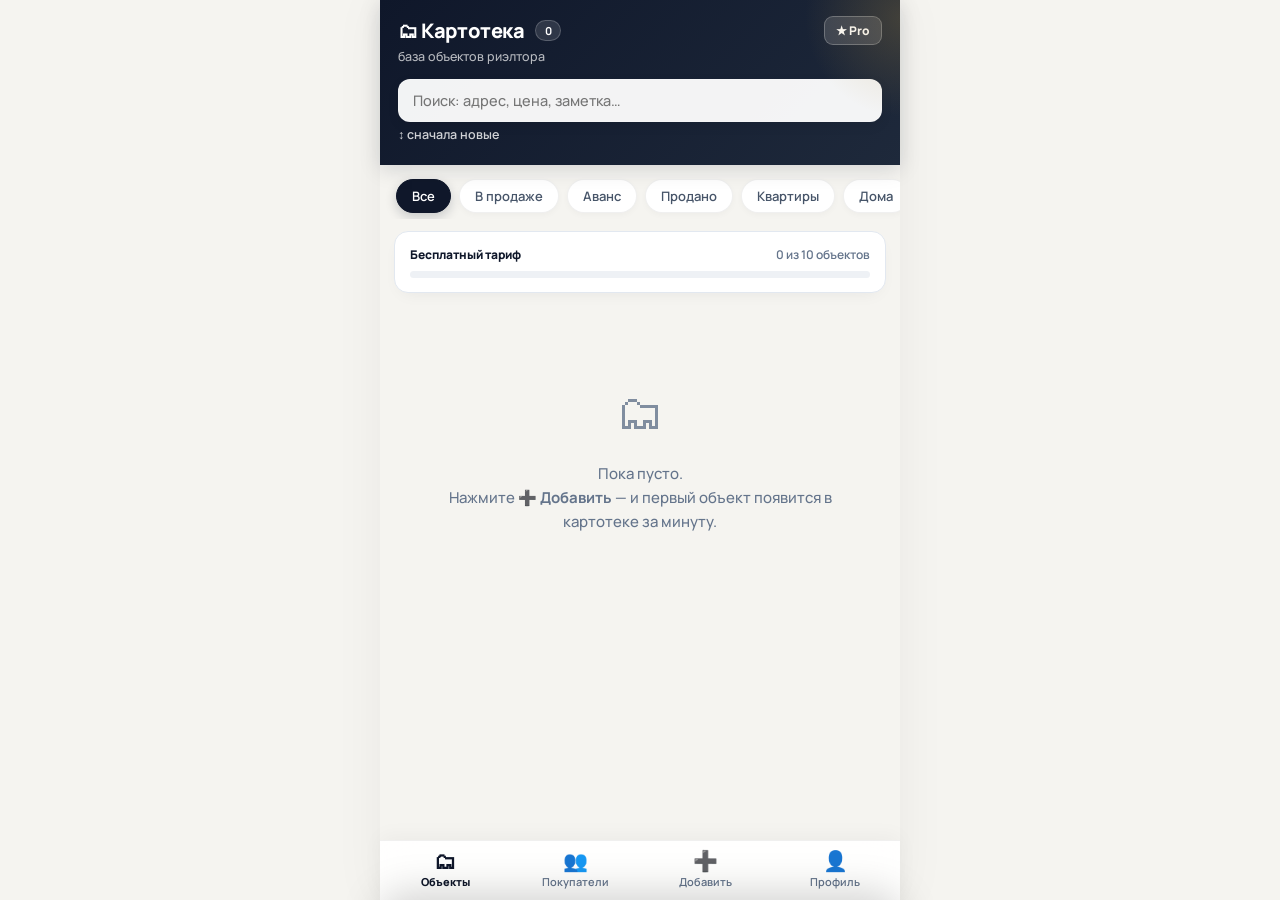
<file: app/index_backup_v5.html>
<!DOCTYPE html>
<html lang="ru">
<head>
<meta charset="UTF-8">
<meta name="viewport" content="width=device-width, initial-scale=1.0, maximum-scale=1.0, user-scalable=no">
<title>Картотека — база объектов риэлтора</title>
<script src="https://telegram.org/js/telegram-web-app.js"></script>
<link rel="manifest" href="manifest.json">
<meta name="theme-color" content="#0f172a">
<meta name="apple-mobile-web-app-capable" content="yes">
<meta name="apple-mobile-web-app-status-bar-style" content="black-translucent">
<link rel="apple-touch-icon" href="icon-192.png">
<style>
@import url('https://fonts.googleapis.com/css2?family=Manrope:wght@400;500;600;700;800&display=swap');

:root {
  --bg: #f5f4f0;
  --card: #ffffff;
  --ink: #0f172a;
  --soft: #475569;
  --mut: #64748b;
  --line: #e2e8f0;
  --acc: #0f172a;
  --gold: #b89241;
  --gold-light: rgba(184, 146, 65, 0.12);
  --green: #059669;
  --amber: #d97706;
  --red: #dc2626;
  --priv: #fcfbf7;
}

* {
  box-sizing: border-box;
  -webkit-tap-highlight-color: transparent;
}

html, body {
  margin: 0;
  min-height: 100%;
  background: var(--bg);
  color: var(--ink);
  font-family: 'Manrope', -apple-system, BlinkMacSystemFont, 'Segoe UI', Roboto, sans-serif;
  -webkit-font-smoothing: antialiased;
  -moz-osx-font-smoothing: grayscale;
}

#app {
  max-width: 520px;
  margin: 0 auto;
  min-height: 100vh;
  display: flex;
  flex-direction: column;
  background: var(--bg);
  position: relative;
  box-shadow: 0 0 50px rgba(0, 0, 0, 0.05);
}

/* ================= HEADERS ================= */
.hd {
  background: linear-gradient(135deg, #0f172a 0%, #1e293b 100%);
  color: #fff;
  padding: 16px 18px 18px;
  position: sticky;
  top: 0;
  z-index: 20;
  box-shadow: 0 4px 20px rgba(15, 23, 42, 0.15);
  overflow: hidden;
}

.hd::after, .dhead::after {
  content: "";
  position: absolute;
  top: -50%;
  right: -20%;
  width: 200px;
  height: 200px;
  background: radial-gradient(circle, rgba(184, 146, 65, 0.25) 0%, rgba(255, 255, 255, 0) 70%);
  pointer-events: none;
  border-radius: 50%;
}

.hd .t1 {
  font-size: 20px;
  font-weight: 800;
  display: flex;
  align-items: center;
  gap: 10px;
  letter-spacing: -0.02em;
}

.hd .t2 {
  font-size: 12.5px;
  color: rgba(255, 255, 255, 0.7);
  margin-top: 3px;
  font-weight: 500;
}

.hd .cnt {
  font-size: 11px;
  background: rgba(255, 255, 255, 0.12);
  border: 1px solid rgba(255, 255, 255, 0.2);
  backdrop-filter: blur(8px);
  border-radius: 12px;
  padding: 2px 9px;
  font-weight: 700;
  color: #fff;
}

.searchrow {
  margin-top: 14px;
}

#search {
  width: 100%;
  border: 1px solid rgba(255, 255, 255, 0.15);
  border-radius: 12px;
  padding: 11px 14px;
  font-size: 14.5px;
  background: rgba(255, 255, 255, 0.95);
  outline: none;
  color: var(--ink);
  font-family: inherit;
  font-weight: 500;
  box-shadow: 0 4px 12px rgba(0, 0, 0, 0.08);
  transition: all 0.2s ease;
}

#search:focus {
  background: #ffffff;
  box-shadow: 0 0 0 3px rgba(184, 146, 65, 0.3);
}

.dhead {
  background: linear-gradient(135deg, #0f172a 0%, #1e293b 100%);
  color: #fff;
  padding: 14px 16px;
  display: flex;
  align-items: center;
  gap: 12px;
  position: sticky;
  top: 0;
  z-index: 20;
  box-shadow: 0 4px 20px rgba(15, 23, 42, 0.15);
  overflow: hidden;
}

.dhead button {
  background: rgba(255, 255, 255, 0.1);
  border: 1px solid rgba(255, 255, 255, 0.15);
  color: #fff;
  font-size: 20px;
  width: 34px;
  height: 34px;
  border-radius: 10px;
  display: flex;
  align-items: center;
  justify-content: center;
  cursor: pointer;
  transition: transform 0.15s ease, background 0.15s ease;
  line-height: 1;
}

.dhead button:active {
  transform: scale(0.92);
  background: rgba(255, 255, 255, 0.2);
}

.dhead .dt {
  font-size: 16px;
  font-weight: 700;
  flex: 1;
  line-height: 1.25;
  white-space: nowrap;
  overflow: hidden;
  text-overflow: ellipsis;
  letter-spacing: -0.01em;
}

.dhead .hbtn {
  font-size: 13px;
  background: rgba(255, 255, 255, 0.12);
  border: 1px solid rgba(255, 255, 255, 0.2);
  backdrop-filter: blur(8px);
  border-radius: 10px;
  padding: 6px 12px;
  font-weight: 600;
}

/* ================= CHIPS ================= */
.chips {
  display: flex;
  gap: 8px;
  padding: 14px 16px 6px;
  overflow-x: auto;
  scrollbar-width: none;
}

.chips::-webkit-scrollbar {
  display: none;
}

.chip {
  flex: 0 0 auto;
  border: 1px solid rgba(0, 0, 0, 0.06);
  background: #ffffff;
  border-radius: 20px;
  padding: 7px 15px;
  font-size: 13px;
  font-weight: 600;
  color: var(--soft);
  cursor: pointer;
  user-select: none;
  box-shadow: 0 2px 6px rgba(0, 0, 0, 0.03);
  transition: all 0.2s cubic-bezier(0.16, 1, 0.3, 1);
}

.chip:active {
  transform: scale(0.95);
}

.chip.on {
  background: var(--ink);
  border-color: var(--ink);
  color: #ffffff;
  box-shadow: 0 4px 12px rgba(15, 23, 42, 0.2);
}

/* ================= LIST & CARDS ================= */
#list {
  padding: 10px 16px 100px;
  flex: 1;
}

.obj {
  background: var(--card);
  border-radius: 18px;
  margin-bottom: 16px;
  overflow: hidden;
  cursor: pointer;
  border: 1px solid rgba(0, 0, 0, 0.04);
  box-shadow: 0 10px 25px -5px rgba(15, 23, 42, 0.05), 0 8px 10px -6px rgba(15, 23, 42, 0.03);
  transition: all 0.25s cubic-bezier(0.16, 1, 0.3, 1);
}

.obj:active {
  transform: scale(0.985);
  box-shadow: 0 4px 12px rgba(15, 23, 42, 0.06);
}

.ph {
  height: 195px;
  position: relative;
  background: #e2e8f0;
  display: flex;
  align-items: center;
  justify-content: center;
  overflow: hidden;
}

.ph img {
  width: 100%;
  height: 100%;
  object-fit: cover;
  transition: transform 0.4s ease;
}

.obj:hover .ph img {
  transform: scale(1.03);
}

.ph .noph {
  color: #94a3b8;
  font-size: 40px;
}

.badge {
  position: absolute;
  top: 12px;
  left: 12px;
  font-size: 11px;
  font-weight: 800;
  color: #fff;
  padding: 5px 11px;
  border-radius: 10px;
  text-transform: uppercase;
  letter-spacing: 0.04em;
  box-shadow: 0 4px 10px rgba(0, 0, 0, 0.15);
  backdrop-filter: blur(4px);
}

.b-sale {
  background: linear-gradient(135deg, #059669, #10b981);
}

.b-avans {
  background: linear-gradient(135deg, #d97706, #f59e0b);
}

.b-sold {
  background: linear-gradient(135deg, #475569, #64748b);
}

.nph {
  position: absolute;
  top: 12px;
  right: 12px;
  background: rgba(15, 23, 42, 0.65);
  backdrop-filter: blur(8px);
  color: #fff;
  font-size: 11px;
  font-weight: 700;
  padding: 4px 9px;
  border-radius: 8px;
  border: 1px solid rgba(255, 255, 255, 0.15);
}

.obj .body {
  padding: 14px 16px 16px;
}

.price {
  font-size: 20px;
  font-weight: 800;
  color: var(--ink);
  letter-spacing: -0.02em;
}

.title {
  font-size: 14px;
  color: var(--soft);
  margin-top: 3px;
  font-weight: 500;
  line-height: 1.35;
}

.meta {
  display: flex;
  gap: 6px;
  margin-top: 10px;
  font-size: 12px;
  color: var(--mut);
  flex-wrap: wrap;
}

.meta span {
  background: #f1f5f9;
  color: #334155;
  border-radius: 6px;
  padding: 3px 9px;
  font-weight: 600;
  border: 1px solid rgba(0, 0, 0, 0.03);
}

.empty {
  text-align: center;
  color: var(--mut);
  padding: 70px 24px;
  font-size: 15px;
  line-height: 1.6;
  font-weight: 500;
}

.empty .big {
  font-size: 48px;
  margin-bottom: 12px;
  opacity: 0.8;
}

/* ================= SCREENS ================= */
.screen {
  display: none;
}

.screen.on {
  display: block;
}

#list-screen.on {
  display: block;
}

/* ================= DETAIL SCREEN ================= */
.gal {
  position: relative;
  height: 290px;
  background: #0f172a;
  overflow: hidden;
}

.gal .track {
  display: flex;
  height: 100%;
  transition: transform 0.35s cubic-bezier(0.16, 1, 0.3, 1);
}

.gal .slide {
  flex: 0 0 100%;
}

.gal img {
  width: 100%;
  height: 100%;
  object-fit: cover;
}

.dots {
  position: absolute;
  bottom: 12px;
  left: 0;
  right: 0;
  display: flex;
  justify-content: center;
  gap: 6px;
  z-index: 5;
}

.dot {
  width: 6px;
  height: 6px;
  border-radius: 50%;
  background: rgba(255, 255, 255, 0.4);
  transition: all 0.25s ease;
}

.dot.on {
  background: #ffffff;
  width: 18px;
  border-radius: 10px;
}

.gnav {
  position: absolute;
  top: 0;
  bottom: 0;
  width: 30%;
  z-index: 4;
}

.gprev { left: 0; }
.gnext { right: 0; }

.dbody {
  padding: 18px 16px 100px;
}

.dprice {
  font-size: 28px;
  font-weight: 800;
  color: var(--ink);
  letter-spacing: -0.03em;
}

.daddr {
  color: var(--soft);
  font-size: 15px;
  margin-top: 4px;
  font-weight: 500;
}

.statusrow {
  display: flex;
  gap: 8px;
  margin: 16px 0 6px;
}

.st {
  flex: 1;
  text-align: center;
  font-size: 13px;
  font-weight: 700;
  padding: 10px 4px;
  border-radius: 12px;
  border: 1.5px solid var(--line);
  color: var(--mut);
  cursor: pointer;
  background: #ffffff;
  transition: all 0.2s ease;
  box-shadow: 0 2px 4px rgba(0, 0, 0, 0.02);
}

.st:active {
  transform: scale(0.96);
}

.st.on-sale {
  border-color: var(--green);
  color: #047857;
  background: #ecfdf5;
}

.st.on-avans {
  border-color: var(--amber);
  color: #b45309;
  background: #fffbeb;
}

.st.on-sold {
  border-color: var(--mut);
  color: var(--soft);
  background: #f8fafc;
}

.sect {
  background: #ffffff;
  border-radius: 16px;
  padding: 16px;
  margin-top: 14px;
  border: 1px solid rgba(0, 0, 0, 0.04);
  box-shadow: 0 4px 12px rgba(15, 23, 42, 0.03);
}

.sect h3 {
  margin: 0 0 12px;
  font-size: 11px;
  text-transform: uppercase;
  letter-spacing: 0.08em;
  color: var(--mut);
  font-weight: 800;
}

.kv {
  display: grid;
  grid-template-columns: 1fr 1fr;
  gap: 10px 16px;
  font-size: 14.5px;
  color: var(--ink);
  font-weight: 600;
}

.kv div b {
  display: block;
  font-size: 11.5px;
  color: var(--mut);
  font-weight: 600;
  margin-bottom: 2px;
  text-transform: uppercase;
  letter-spacing: 0.02em;
}

.notes {
  font-size: 14.5px;
  color: var(--soft);
  line-height: 1.55;
  white-space: pre-wrap;
  font-weight: 500;
}

.priv {
  background: var(--priv);
  border: 1px solid rgba(184, 146, 65, 0.3);
  box-shadow: 0 4px 15px rgba(184, 146, 65, 0.06);
}

.priv h3 {
  color: var(--gold);
}

.priv .hint {
  font-size: 12px;
  color: #96742e;
  margin-top: 10px;
  font-weight: 500;
  border-top: 1px dashed rgba(184, 146, 65, 0.2);
  padding-top: 8px;
}

.actions {
  display: flex;
  gap: 10px;
  margin-top: 18px;
}

.abtn {
  flex: 1;
  border: 0;
  border-radius: 14px;
  padding: 14px 10px;
  font-size: 14.5px;
  font-weight: 700;
  cursor: pointer;
  display: flex;
  flex-direction: column;
  align-items: center;
  gap: 3px;
  font-family: inherit;
  transition: all 0.2s cubic-bezier(0.16, 1, 0.3, 1);
}

.abtn:active {
  transform: scale(0.96);
}

.abtn small {
  font-weight: 500;
  font-size: 11px;
  opacity: 0.8;
}

.a1 {
  background: linear-gradient(135deg, #0f172a 0%, #1e293b 100%);
  color: #ffffff;
  box-shadow: 0 4px 14px rgba(15, 23, 42, 0.2);
}

.a2 {
  background: #ffffff;
  color: var(--ink);
  border: 1.5px solid var(--line);
  box-shadow: 0 2px 6px rgba(0, 0, 0, 0.03);
}

.a3 {
  background: #ffffff;
  color: var(--red);
  border: 1.5px solid #fecaca;
  margin-top: 12px;
  width: 100%;
  border-radius: 14px;
  padding: 13px;
  font-size: 14px;
  font-weight: 700;
  cursor: pointer;
  font-family: inherit;
  transition: all 0.2s ease;
}

.a3:active {
  transform: scale(0.97);
  background: #fef2f2;
}

/* ================= FORM ================= */
.form {
  padding: 16px 16px 100px;
}

.form label {
  display: block;
  font-size: 12.5px;
  color: var(--soft);
  margin: 16px 0 6px;
  font-weight: 700;
  text-transform: uppercase;
  letter-spacing: 0.03em;
}

.form input, .form textarea, .form select {
  width: 100%;
  border: 1.5px solid var(--line);
  border-radius: 12px;
  padding: 12px 14px;
  font-size: 15px;
  background: #ffffff;
  outline: none;
  font-family: inherit;
  color: var(--ink);
  font-weight: 500;
  transition: border-color 0.2s ease, box-shadow 0.2s ease;
}

.form input:focus, .form textarea:focus, .form select:focus {
  border-color: var(--ink);
  box-shadow: 0 0 0 3px rgba(15, 23, 42, 0.08);
}

.form textarea {
  resize: vertical;
}

.row2 {
  display: flex;
  gap: 10px;
}

.row2 > div {
  flex: 1;
}

.fbtn {
  width: 100%;
  margin-top: 22px;
  background: linear-gradient(135deg, #0f172a 0%, #1e293b 100%);
  color: #ffffff;
  border: 0;
  border-radius: 14px;
  padding: 15px;
  font-size: 16px;
  font-weight: 800;
  cursor: pointer;
  font-family: inherit;
  box-shadow: 0 4px 14px rgba(15, 23, 42, 0.2);
  transition: transform 0.2s ease;
}

.fbtn:active {
  transform: scale(0.97);
}

.photogrid {
  display: grid;
  grid-template-columns: repeat(4, 1fr);
  gap: 8px;
  margin-top: 8px;
}

.pcell {
  position: relative;
  aspect-ratio: 1;
  border-radius: 12px;
  overflow: hidden;
  background: #e2e8f0;
  box-shadow: 0 2px 6px rgba(0, 0, 0, 0.05);
}

.pcell img {
  width: 100%;
  height: 100%;
  object-fit: cover;
}

.pcell .del {
  position: absolute;
  top: 4px;
  right: 4px;
  background: rgba(15, 23, 42, 0.7);
  backdrop-filter: blur(4px);
  color: #fff;
  border: 0;
  border-radius: 50%;
  width: 22px;
  height: 22px;
  font-size: 11px;
  cursor: pointer;
  display: flex;
  align-items: center;
  justify-content: center;
}

.paddbtn {
  aspect-ratio: 1;
  border: 2px dashed var(--line);
  border-radius: 12px;
  background: #ffffff;
  color: var(--mut);
  font-size: 22px;
  cursor: pointer;
  transition: all 0.2s ease;
  display: flex;
  align-items: center;
  justify-content: center;
}

.paddbtn:active {
  background: #f8fafc;
  border-color: var(--mut);
}

.featrow {
  display: flex;
  gap: 8px;
  margin-bottom: 8px;
}

.featrow input {
  flex: 1;
}

.featrow button {
  border: 0;
  background: #fef2f2;
  color: var(--red);
  border-radius: 10px;
  width: 42px;
  cursor: pointer;
  font-size: 16px;
  font-weight: 700;
}

.addfeat {
  border: 1.5px dashed var(--line);
  background: #ffffff;
  color: var(--ink);
  border-radius: 12px;
  padding: 11px;
  width: 100%;
  font-size: 13.5px;
  font-weight: 700;
  cursor: pointer;
  font-family: inherit;
  transition: background 0.2s ease;
}

.addfeat:active {
  background: #f8fafc;
}

/* ================= NAVIGATION ================= */
#nav {
  position: fixed;
  bottom: 0;
  left: 50%;
  transform: translateX(-50%);
  width: 100%;
  max-width: 520px;
  background: rgba(255, 255, 255, 0.92);
  backdrop-filter: blur(16px) saturate(180%);
  border-top: 1px solid rgba(0, 0, 0, 0.06);
  display: flex;
  z-index: 30;
  padding-bottom: env(safe-area-inset-bottom);
  box-shadow: 0 -4px 20px rgba(0, 0, 0, 0.04);
}

#nav button {
  flex: 1;
  border: 0;
  background: none;
  padding: 10px 0 11px;
  font-size: 11px;
  color: var(--mut);
  cursor: pointer;
  display: flex;
  flex-direction: column;
  align-items: center;
  gap: 3px;
  font-family: inherit;
  font-weight: 600;
  transition: all 0.2s ease;
}

#nav button .ic {
  font-size: 20px;
  line-height: 1;
  transition: transform 0.2s ease;
}

#nav button:active .ic {
  transform: scale(0.88);
}

#nav button.on {
  color: var(--ink);
  font-weight: 800;
}

#nav button.on .ic {
  transform: scale(1.1);
}

/* ================= TOAST & SHEET ================= */
#toast {
  position: fixed;
  bottom: 84px;
  left: 50%;
  transform: translateX(-50%) translateY(10px);
  background: rgba(15, 23, 42, 0.92);
  backdrop-filter: blur(12px);
  color: #fff;
  font-size: 13.5px;
  font-weight: 600;
  padding: 11px 20px;
  border-radius: 20px;
  opacity: 0;
  transition: all 0.25s cubic-bezier(0.16, 1, 0.3, 1);
  z-index: 70;
  pointer-events: none;
  white-space: nowrap;
  max-width: 90vw;
  overflow: hidden;
  text-overflow: ellipsis;
  box-shadow: 0 10px 25px rgba(0, 0, 0, 0.2);
  border: 1px solid rgba(255, 255, 255, 0.1);
}

#toast.show {
  opacity: 1;
  transform: translateX(-50%) translateY(0);
}

#sheetbg {
  position: fixed;
  inset: 0;
  background: rgba(15, 23, 42, 0.6);
  backdrop-filter: blur(4px);
  z-index: 50;
  display: none;
  transition: opacity 0.3s ease;
}

#sheetbg.on {
  display: block;
}

#sheet {
  position: fixed;
  bottom: 0;
  left: 50%;
  transform: translateX(-50%) translateY(105%);
  width: 100%;
  max-width: 520px;
  background: #ffffff;
  border-radius: 24px 24px 0 0;
  z-index: 55;
  transition: transform 0.32s cubic-bezier(0.16, 1, 0.3, 1);
  padding: 12px 20px calc(24px + env(safe-area-inset-bottom));
  box-shadow: 0 -10px 40px rgba(0, 0, 0, 0.18);
}

#sheet::before {
  content: "";
  display: block;
  width: 38px;
  height: 4px;
  background: #cbd5e1;
  border-radius: 2px;
  margin: 0 auto 16px;
}

#sheet.on {
  transform: translateX(-50%) translateY(0);
}

#sheet h3 {
  margin: 0 0 4px;
  font-size: 18px;
  font-weight: 800;
  color: var(--ink);
  letter-spacing: -0.02em;
}

#sheet p {
  margin: 0 0 16px;
  color: var(--soft);
  font-size: 13.5px;
  font-weight: 500;
}

.shopt {
  display: flex;
  align-items: center;
  gap: 14px;
  padding: 14px 14px;
  border-radius: 14px;
  cursor: pointer;
  border: 1px solid var(--line);
  margin-bottom: 10px;
  background: #ffffff;
  transition: all 0.2s ease;
  box-shadow: 0 2px 6px rgba(0, 0, 0, 0.02);
}

.shopt:active {
  background: #f8fafc;
  transform: scale(0.98);
}

.shopt .i {
  font-size: 24px;
}

.shopt b {
  font-size: 15px;
  display: block;
  color: var(--ink);
  font-weight: 700;
}

.shopt small {
  color: var(--mut);
  font-size: 12px;
  font-weight: 500;
}


/* ================= BUYERS ================= */
.buy{background:var(--card);border-radius:18px;margin-bottom:14px;cursor:pointer;border:1px solid rgba(0,0,0,.04);
  box-shadow:0 10px 25px -5px rgba(15,23,42,.05);padding:16px 17px;transition:all .25s cubic-bezier(.16,1,.3,1)}
.buy:active{transform:scale(.985)}
.buy .bt{display:flex;align-items:baseline;gap:9px;margin-bottom:3px}
.buy .bn{font-size:16.5px;font-weight:800;letter-spacing:-.01em}
.buy .bs{font-size:10.5px;font-weight:800;padding:3px 9px;border-radius:8px;text-transform:uppercase;letter-spacing:.04em;color:#fff;margin-left:auto}
.s-new{background:linear-gradient(135deg,#2563eb,#3b82f6)}
.s-show{background:linear-gradient(135deg,#d97706,#f59e0b)}
.s-deal{background:linear-gradient(135deg,#059669,#10b981)}
.s-off{background:linear-gradient(135deg,#475569,#64748b)}
.buy .bbud{font-size:19px;font-weight:800;margin:6px 0 2px;letter-spacing:-.02em}
.buy .bw{color:var(--soft);font-size:13.5px;font-weight:500;line-height:1.4}
.buy .bmeta{display:flex;gap:6px;margin-top:10px;flex-wrap:wrap;font-size:11.5px}
.buy .bmeta span{background:#f1f5f9;color:#334155;border-radius:6px;padding:3px 9px;font-weight:600;border:1px solid rgba(0,0,0,.03)}
.mtag{display:inline-block;background:var(--gold-light,#f6efe1);color:#8a6a24;border:1px solid rgba(184,146,65,.3);
  border-radius:8px;padding:3px 10px;font-size:11.5px;font-weight:700;margin-top:8px}
.matchcard{display:flex;gap:12px;align-items:center;padding:11px;border:1px solid var(--line);border-radius:13px;margin-bottom:9px;background:#fff;cursor:pointer}
.matchcard img{width:64px;height:52px;object-fit:cover;border-radius:9px;flex:0 0 auto}
.matchcard .mph{width:64px;height:52px;border-radius:9px;background:#e2e8f0;display:flex;align-items:center;justify-content:center;font-size:20px;flex:0 0 auto}
.matchcard .mi{flex:1;min-width:0}
.matchcard .mp{font-weight:800;font-size:15px}
.matchcard .ma{color:var(--mut);font-size:12.5px;font-weight:500;white-space:nowrap;overflow:hidden;text-overflow:ellipsis}

/* ================= SHOWS / REMINDERS / STATS ================= */
.showrow{display:flex;gap:11px;align-items:center;padding:10px 11px;border:1px solid var(--line);border-radius:12px;margin-bottom:8px;background:#fff}
.showrow .si{flex:1;min-width:0}
.showrow .st1{font-weight:700;font-size:14px;white-space:nowrap;overflow:hidden;text-overflow:ellipsis}
.showrow .st2{color:var(--mut);font-size:12px;font-weight:500;margin-top:1px}
.showrow .del2{background:none;border:0;color:#cbd5e1;font-size:17px;cursor:pointer;padding:2px 4px}
.rx{font-size:11px;font-weight:800;padding:3px 8px;border-radius:7px;white-space:nowrap}
.rx-like{background:#eaf4ee;color:#1c7a4a}
.rx-think{background:#fbf2e8;color:#a35d13}
.rx-no{background:#f8ece9;color:#a63a2c}
.due{display:inline-block;font-size:11px;font-weight:800;padding:3px 9px;border-radius:8px;margin-top:8px}
.due-over{background:#f8ece9;color:#a63a2c}
.due-today{background:#fff4e0;color:#a35d13}
.due-soon{background:#eef2f6;color:#475569}
.navdot{position:absolute;top:5px;right:calc(50% - 22px);min-width:17px;height:17px;padding:0 4px;border-radius:9px;
  background:#dc2626;color:#fff;font-size:10px;font-weight:800;display:flex;align-items:center;justify-content:center}
#nav button{position:relative}
.stats{display:grid;grid-template-columns:repeat(2,1fr);gap:10px;margin-top:4px}
.stat{background:linear-gradient(180deg,#fcfbf7,#fff);border:1px solid rgba(0,0,0,.05);border-radius:14px;padding:13px 14px}
.stat .sv{font-size:22px;font-weight:800;letter-spacing:-.02em}
.stat .sl{font-size:11.5px;color:var(--mut);font-weight:600;margin-top:2px}
.pickrow{display:flex;gap:11px;align-items:center;padding:11px;border:1px solid var(--line);border-radius:12px;margin-bottom:8px;cursor:pointer;background:#fff}
.pickrow:active{background:var(--bg)}
.pickrow img{width:52px;height:44px;object-fit:cover;border-radius:8px}
.pickrow .pph{width:52px;height:44px;border-radius:8px;background:#e2e8f0;display:flex;align-items:center;justify-content:center;font-size:17px}
.sortbtn{background:none;border:0;color:rgba(255,255,255,.8);font-size:12.5px;font-weight:600;font-family:inherit;cursor:pointer;padding:4px 0}
/* ================= TEMPLATES / PRO ================= */
.tpl{border:1px solid var(--line);border-radius:13px;padding:13px 14px;margin-bottom:9px;background:#fff;cursor:pointer}
.tpl:active{background:var(--bg)}
.tpl b{display:block;font-size:14.5px;margin-bottom:4px}
.tpl p{margin:0;color:var(--mut);font-size:12.5px;font-weight:500;line-height:1.45;white-space:pre-wrap}
.protag{display:inline-flex;align-items:center;gap:5px;background:linear-gradient(135deg,#b89241,#d9b46a);color:#0f172a;
  font-size:10.5px;font-weight:800;padding:3px 9px;border-radius:8px;letter-spacing:.03em;margin-left:7px}
.limitbar{background:#fff;border:1px solid var(--line);border-radius:14px;padding:14px 15px;margin:12px 14px 0;box-shadow:0 6px 18px -8px rgba(15,23,42,.08)}
.limitbar .lt{display:flex;justify-content:space-between;align-items:baseline;font-size:13px;font-weight:700;margin-bottom:8px}
.limitbar .lt span{color:var(--mut);font-weight:600;font-size:12px}
.lbar{height:7px;background:#eef1f5;border-radius:4px;overflow:hidden}
.lbar i{display:block;height:100%;background:linear-gradient(90deg,#b89241,#d9b46a);border-radius:4px;transition:width .3s}
.lbar.full i{background:linear-gradient(90deg,#c25050,#e07070)}
.limitbar .lb{margin-top:10px;width:100%;border:0;border-radius:11px;padding:11px;font-size:14px;font-weight:800;
  background:linear-gradient(135deg,#0f172a,#1e293b);color:#fff;cursor:pointer;font-family:inherit}
.priceplan{border:1.5px solid var(--line);border-radius:16px;padding:18px;margin-bottom:12px;background:#fff}
.priceplan.on{border-color:var(--gold);background:linear-gradient(180deg,#fcfbf7,#fff)}
.priceplan h4{margin:0 0 4px;font-size:17px;font-weight:800}
.priceplan .pp{font-size:26px;font-weight:800;letter-spacing:-.02em;margin:6px 0 10px}
.priceplan .pp small{font-size:13px;color:var(--mut);font-weight:600}
.priceplan ul{margin:0;padding-left:20px;color:var(--soft);font-size:13.5px;font-weight:500;line-height:1.75}
/* ================= PROFILE ================= */
.pver {
  color: var(--mut);
  font-size: 12px;
  text-align: center;
  margin-top: 24px;
  font-weight: 500;
}
</style>
</head>
<body>
<div id="app">

  <div id="list-screen" class="screen on">
    <div class="hd">
      <div class="t1">🗂 Картотека <span class="cnt" id="cnt">0</span>
        <button onclick="openPlans()" style="margin-left:auto;background:rgba(255,255,255,.14);border:1px solid rgba(255,255,255,.25);color:#fff;font-family:inherit;font-size:12px;font-weight:800;padding:5px 11px;border-radius:9px;cursor:pointer" id="protop">★ Pro</button>
      </div>
      <div class="t2" id="who">база объектов риэлтора</div>
      <div class="searchrow"><input id="search" placeholder="Поиск: адрес, цена, заметка…" oninput="render()"></div>
      <button class="sortbtn" id="sortb" onclick="cycleSort()"></button>
    </div>
    <div class="chips" id="chips"></div>
    <div id="limitbox"></div>
    <div id="list"></div>
  </div>

  <div id="buyers-screen" class="screen">
    <div class="hd">
      <div class="t1">👥 Покупатели <span class="cnt" id="bcnt">0</span></div>
      <div class="t2">заявки клиентов: бюджет, что ищут, сроки</div>
      <div class="searchrow"><input id="bsearch" placeholder="Поиск: имя, район, бюджет…" oninput="renderBuyers()"></div>
    </div>
    <div class="chips" id="bchips"></div>
    <div id="blist"></div>
  </div>

  <div id="buyer-screen" class="screen"></div>
  <div id="bform-screen" class="screen"></div>
  <div id="detail-screen" class="screen"></div>
  <div id="form-screen" class="screen"></div>
  <div id="pdf-screen" class="screen"></div>

  <div id="profile-screen" class="screen">
    <div class="dhead"><button onclick="go('list')">‹</button><div class="dt">Профиль</div></div>
    <div class="form" style="padding-bottom:96px">
      <label>Ваше имя (в презентациях)</label>
      <input id="pf-name" placeholder="Мария Козина">
      <label>Подпись / специализация</label>
      <input id="pf-title" placeholder="риэлтор · загородная недвижимость">
      <label>Телефон для клиентов</label>
      <input id="pf-phone" inputmode="tel" placeholder="+7 900 000-00-00">
      <label>Telegram / ссылка</label>
      <input id="pf-tg" placeholder="t.me/username">
      <button class="fbtn" onclick="saveProfile()">Сохранить</button>
      <div class="sect" style="margin-top:18px">
        <h3>Тариф</h3>
        <div id="planbox"></div>
      </div>
      <div class="sect" style="margin-top:14px">
        <h3>Статистика</h3>
        <div class="stats" id="statsbox"></div>
      </div>
      <div class="sect" style="margin-top:14px">
        <h3>Данные</h3>
        <button class="a3" style="color:var(--acc);border-color:#cfe0f0" onclick="exportAll()">⬇️ Экспорт базы (файл)</button>
        <label style="margin-top:10px">Импорт из файла</label>
        <input type="file" accept=".json" onchange="importAll(this)">
      </div>
      <div class="pver">Картотека v4.0 · данные хранятся на этом устройстве<span id="cloudnote"></span></div>
    </div>
  </div>

  <div id="nav">
    <button id="nb-list" class="on" onclick="go('list')"><span class="ic">🗂</span>Объекты</button>
    <button id="nb-buyers" onclick="go('buyers')"><span class="ic">👥</span>Покупатели</button>
    <button id="nb-add" onclick="addNew()"><span class="ic">➕</span>Добавить</button>
    <button id="nb-profile" onclick="openProfile()"><span class="ic">👤</span>Профиль</button>
  </div>

  <div id="toast"></div>
  <div id="sheetbg" onclick="sheet(false)"></div>
  <div id="sheet"></div>
</div>

<script>
/* ================= TELEGRAM ================= */
const _tg = window.Telegram && window.Telegram.WebApp;
const TG = _tg && _tg.platform && _tg.platform !== 'unknown' ? _tg : null;
if (TG) { try { TG.ready(); TG.expand(); } catch(e){} }

/* ================= DB (IndexedDB) ================= */
let db;
function idb(){ return new Promise((res,rej)=>{
  const r=indexedDB.open('kartoteka',3);
  r.onupgradeneeded=e=>{
    const d=e.target.result;
    if(!d.objectStoreNames.contains('objects')) d.createObjectStore('objects',{keyPath:'id'});
    if(!d.objectStoreNames.contains('kv')) d.createObjectStore('kv');
    if(!d.objectStoreNames.contains('buyers')) d.createObjectStore('buyers',{keyPath:'id'});
    if(!d.objectStoreNames.contains('shows')) d.createObjectStore('shows',{keyPath:'id'});
  };
  r.onsuccess=e=>res(e.target.result); r.onerror=()=>rej(r.error);
});}
function tx(store,mode){ return db.transaction(store,mode).objectStore(store); }
function dbAll(){ return new Promise(res=>{ const q=tx('objects','readonly').getAll(); q.onsuccess=()=>res(q.result||[]); }); }
function dbPut(o){ return new Promise(res=>{ tx('objects','readwrite').put(o).onsuccess=()=>res(); }); }
function dbDel(id){ return new Promise(res=>{ tx('objects','readwrite').delete(id).onsuccess=()=>res(); }); }
function kvGet(k){ return new Promise(res=>{ const q=tx('kv','readonly').get(k); q.onsuccess=()=>res(q.result); }); }
function kvSet(k,v){ return new Promise(res=>{ tx('kv','readwrite').put(v,k).onsuccess=()=>res(); }); }
function buyAll(){ return new Promise(res=>{ const q=tx('buyers','readonly').getAll(); q.onsuccess=()=>res(q.result||[]); }); }
function buyPut(b){ return new Promise(res=>{ tx('buyers','readwrite').put(b).onsuccess=()=>res(); }); }
function buyDel(id){ return new Promise(res=>{ tx('buyers','readwrite').delete(id).onsuccess=()=>res(); }); }
function showAll(){ return new Promise(res=>{ const q=tx('shows','readonly').getAll(); q.onsuccess=()=>res(q.result||[]); }); }
function showPut(x){ return new Promise(res=>{ tx('shows','readwrite').put(x).onsuccess=()=>res(); }); }
function showDel(id){ return new Promise(res=>{ tx('shows','readwrite').delete(id).onsuccess=()=>res(); }); }

/* ================= STATE ================= */
let OBJ=[], filter='all', cur=null, slide=0, editId=null, formPhotos=[], formFeats=[];
let BUY=[], bfilter='all', bcur=null, beditId=null;
let SHOW=[], sortBy='new';
let LIC={pro:false,until:0,code:''};
const FREE_LIMIT=10;
const isPro=()=>LIC.pro && (!LIC.until || LIC.until>Date.now());
const canAdd=()=>isPro() || OBJ.length<FREE_LIMIT;
const BUY_URL='https://t.me/deniskrytsin';
const B_LABEL={new:'Новый',show:'На показах',deal:'Сделка',off:'Отказ'};
const RX={like:['👍 Понравилось','rx-like'],think:['🤔 Думает','rx-think'],no:['👎 Не подошло','rx-no']};
const today=()=>new Date().toISOString().slice(0,10);
const dLabel=d=>{ if(!d)return null;
  const t=today(); const diff=Math.round((new Date(d)-new Date(t))/86400000);
  if(diff<0) return ['Просрочено: '+ru(d),'due-over'];
  if(diff===0) return ['Связаться сегодня','due-today'];
  if(diff<=3) return ['Через '+diff+(diff===1?' день':' дня')+' — '+ru(d),'due-today'];
  return ['Связаться '+ru(d),'due-soon'];
};
const ru=d=>{ try{ return new Date(d).toLocaleDateString('ru-RU',{day:'numeric',month:'short'}); }catch(e){ return d; } };
const dueCount=()=>BUY.filter(b=>b.status!=='deal'&&b.status!=='off'&&b.next&&b.next<=today()).length;
const B_CLASS={new:'s-new',show:'s-show',deal:'s-deal',off:'s-off'};
let PROFILE={name:'',title:'',phone:'',tg:''};
const ST_LABEL={sale:'В продаже',avans:'Аванс',sold:'Продано'};
const ST_CLASS={sale:'b-sale',avans:'b-avans',sold:'b-sold'};
const fmt=p=>(+p||0).toLocaleString('ru-RU')+' ₽';
const esc=s=>String(s??'').replace(/[<>&"]/g,c=>({'<':'&lt;','>':'&gt;','&':'&amp;','"':'&quot;'}[c]));

/* ================= CLOUD BACKUP (текст карточек, без фото) ================= */
function cloudBackup(){
  if(!TG || !TG.CloudStorage) return;
  try{
    const light=OBJ.map(o=>({...o,photos:[]}));
    const s=JSON.stringify({v:3,profile:PROFILE,objects:light,buyers:BUY,shows:SHOW});
    const chunks=[]; for(let i=0;i<s.length;i+=3800) chunks.push(s.slice(i,i+3800));
    TG.CloudStorage.setItem('meta',String(chunks.length),()=>{});
    chunks.forEach((c,i)=>TG.CloudStorage.setItem('d'+i,c,()=>{}));
  }catch(e){}
}
function cloudRestore(){
  if(!TG || !TG.CloudStorage) { toast('Доступно только внутри Telegram'); return; }
  TG.CloudStorage.getItem('meta',(e,n)=>{
    if(e||!n){ toast('Резервной копии нет'); return; }
    const keys=Array.from({length:+n},(_,i)=>'d'+i);
    TG.CloudStorage.getItems(keys,async(e2,vals)=>{
      if(e2){ toast('Ошибка чтения'); return; }
      try{
        const s=keys.map(k=>vals[k]||'').join('');
        const data=JSON.parse(s);
        for(const o of (data.objects||[])){ const ex=OBJ.find(x=>x.id===o.id); if(!ex) await dbPut(o); }
        for(const b of (data.buyers||[])){ const ex=BUY.find(x=>x.id===b.id); if(!ex) await buyPut(b); }
        for(const x of (data.shows||[])){ const ex=SHOW.find(y=>y.id===x.id); if(!ex) await showPut(x); }
        BUY=await buyAll();
  SHOW=await showAll(); SHOW=await showAll(); renderBuyers();
        if(data.profile && data.profile.name) { PROFILE=data.profile; await kvSet('profile',PROFILE); }
        OBJ=await dbAll(); render(); toast('Восстановлено из облака: '+data.objects.length+' объектов');
      }catch(err){ toast('Копия повреждена'); }
    });
  });
}

/* ================= RENDER LIST ================= */
function chipsRender(){
  const c=[['all','Все'],['sale','В продаже'],['avans','Аванс'],['sold','Продано'],['Квартира','Квартиры'],['Дом','Дома'],['Участок','Участки'],['Коммерция','Коммерция']];
  document.getElementById('chips').innerHTML=c.map(([k,l])=>
    `<div class="chip ${filter==k?'on':''}" onclick="filter='${k}';render()">${l}</div>`).join('');
}
function render(){
  chipsRender();
  document.getElementById('cnt').textContent=OBJ.length;
  const q=(document.getElementById('search').value||'').toLowerCase();
  const rows=OBJ.filter(o=>{
    const okF=filter=='all'||o.status==filter||o.type==filter;
    const hay=(o.addr+' '+o.type+' '+o.price+' '+(o.notes||'')).toLowerCase();
    return okF&&(!q||hay.includes(q));
  }).sort((a,b)=> sortBy==='cheap' ? a.price-b.price : sortBy==='rich' ? b.price-a.price : b.created-a.created);
  const sb=document.getElementById('sortb');
  if(sb) sb.textContent = '↕ '+({new:'сначала новые',cheap:'сначала дешевле',rich:'сначала дороже'}[sortBy]);
  renderLimit();
  const el=document.getElementById('list');
  if(!OBJ.length){
    el.innerHTML=`<div class="empty"><div class="big">🗂</div>Пока пусто.<br>Нажмите <b>➕ Добавить</b> — и первый объект появится в картотеке за минуту.</div>`;
    return;
  }
  el.innerHTML=rows.map(o=>`
    <div class="obj" onclick="openDetail('${o.id}')">
      <div class="ph">${o.photos.length?`<img src="${o.photos[0]}" alt="">`:`<div class="noph">🏠</div>`}
        <span class="badge ${ST_CLASS[o.status]}">${ST_LABEL[o.status]}</span>
        ${o.photos.length?`<span class="nph">📷 ${o.photos.length}</span>`:''}</div>
      <div class="body">
        <div class="price">${fmt(o.price)}</div>
        <div class="title">${esc(o.type)} · ${esc(o.addr)}</div>
        <div class="meta">${o.area?`<span>${esc(o.area)}</span>`:''}${o.rooms?`<span>${esc(o.rooms)} комн.</span>`:''}${o.floor?`<span>${esc(o.floor)}</span>`:''}</div>
      </div></div>`).join('')||'<div class="empty">Ничего не найдено</div>';
}

/* ================= SCREENS ================= */
let lastTab='list';
function go(name){
  document.querySelectorAll('.screen').forEach(s=>s.classList.remove('on'));
  const el=document.getElementById(name+'-screen'); if(!el)return;
  el.classList.add('on');
  if(name==='list'||name==='buyers') lastTab=name;
  ['list','buyers','profile'].forEach(n=>{const b=document.getElementById('nb-'+n);if(b)b.classList.toggle('on',n==name)});
  window.scrollTo(0,0);
  if(TG){ try{ (name=='list'||name=='buyers')?TG.BackButton.hide():TG.BackButton.show(); }catch(e){} }
}
function renderLimit(){
  const box=document.getElementById('limitbox'); if(!box)return;
  if(isPro()){
    box.innerHTML=`<div class="limitbar"><div class="lt"><span style="color:var(--ink);font-weight:800">Тариф Pro<span class="protag">★ PRO</span></span>
      <span>без ограничений${LIC.until?' · до '+ru(new Date(LIC.until).toISOString().slice(0,10)):''}</span></div></div>`;
    return;
  }
  const n=OBJ.length, pct=Math.min(100,Math.round(n/FREE_LIMIT*100)), full=n>=FREE_LIMIT;
  box.innerHTML=`<div class="limitbar">
    <div class="lt"><span style="color:var(--ink);font-weight:800">Бесплатный тариф</span><span>${n} из ${FREE_LIMIT} объектов</span></div>
    <div class="lbar ${full?'full':''}"><i style="width:${pct}%"></i></div>
    ${full?`<button class="lb" onclick="openPlans()">★ Снять ограничение — Pro</button>`:''}
  </div>`;
}
function navBadge(){
  const b=document.getElementById('nb-buyers'); if(!b)return;
  const old=b.querySelector('.navdot'); if(old) old.remove();
  const n=dueCount();
  if(n){ const d=document.createElement('span'); d.className='navdot'; d.textContent=n; b.appendChild(d); }
}
function cycleSort(){ sortBy = sortBy==='new'?'cheap':sortBy==='cheap'?'rich':'new'; render(); }
function addNew(){ lastTab==='buyers' ? openBuyerForm() : openForm(); }
if(TG){ try{ TG.BackButton.onClick(()=>go('list')); }catch(e){} }

function openDetail(id){
  cur=OBJ.find(o=>o.id===id); if(!cur)return; slide=0;
  const o=cur;
  const gal=o.photos.length?`
    <div class="gal"><div class="track" id="track">${o.photos.map(p=>`<div class="slide"><img src="${p}"></div>`).join('')}</div>
    ${o.photos.length>1?`<div class="gnav gprev" onclick="swipe(-1)"></div><div class="gnav gnext" onclick="swipe(1)"></div>
    <div class="dots" id="dots">${o.photos.map((_,k)=>`<div class="dot ${k==0?'on':''}"></div>`).join('')}</div>`:''}</div>`
    :`<div class="gal" style="display:flex;align-items:center;justify-content:center;color:#667"><span style="font-size:44px">🏠</span></div>`;
  document.getElementById('detail-screen').innerHTML=`
    <div class="dhead"><button onclick="go('list')">‹</button><div class="dt">${esc(o.type)} · ${esc(o.addr)}</div></div>
    ${gal}
    <div class="dbody">
      <div class="dprice">${fmt(o.price)}</div>
      <div class="daddr">${esc(o.addr)}</div>
      <div class="statusrow">${['sale','avans','sold'].map(s=>`<div class="st ${o.status==s?'on-'+s:''}" onclick="setStatus('${s}')">${ST_LABEL[s]}</div>`).join('')}</div>
      ${o.feat&&o.feat.length?`<div class="sect"><h3>Характеристики</h3><div class="kv">${o.feat.map(f=>`<div><b>${esc(f[0])}</b>${esc(f[1])}</div>`).join('')}</div></div>`:''}
      ${o.notes?`<div class="sect"><h3>Мои заметки</h3><div class="notes">${esc(o.notes)}</div></div>`:''}
      ${(o.owner||o.phone||o.fee)?`<div class="sect priv"><h3>🔒 Приватно — видите только вы</h3>
        <div class="kv">
          ${o.owner?`<div><b>Собственник</b>${esc(o.owner)}</div>`:''}
          ${o.phone?`<div><b>Телефон</b><a href="tel:${o.phone.replace(/[^+\d]/g,'')}" style="color:var(--acc);text-decoration:none">${esc(o.phone)}</a></div>`:''}
          ${o.fee?`<div style="grid-column:1/3"><b>Комиссия / условия</b>${esc(o.fee)}</div>`:''}
        </div><div class="hint">В презентацию для клиента этот блок не попадает</div></div>`:''}
      <div class="sect"><h3>👣 Кому показывали (${showsOfObj(o.id).length})</h3>
        ${showsHtml(showsOfObj(o.id),'obj')}
        <button class="addfeat" style="margin-top:9px" onclick="pickForShow('obj')">＋ отметить показ</button>
      </div>
      <div class="actions">
        <button class="abtn a1" onclick="openShare()">📤 Отправить клиенту<small>ссылка · PDF · картинка</small></button>
        <button class="abtn a2" onclick="openTemplates({obj:cur})">💬 Написать<small>шаблоны собственнику</small></button>
      </div>
      <button class="a3" style="color:var(--acc);border-color:#cfe0f0" onclick="openForm('${o.id}')">✏️ Изменить объект</button>
      <button class="a3" style="color:var(--acc);border-color:#cfe0f0" onclick="dupObj('${o.id}')">⧉ Дублировать объект</button>
      <button class="a3" onclick="delObj('${o.id}')">🗑 Удалить объект</button>
    </div>`;
  go('detail');
}
function swipe(d){
  if(!cur)return;
  slide=Math.max(0,Math.min(cur.photos.length-1,slide+d));
  const t=document.getElementById('track'); if(t)t.style.transform=`translateX(-${slide*100}%)`;
  document.querySelectorAll('#dots .dot').forEach((el,k)=>el.classList.toggle('on',k==slide));
}
async function setStatus(s){ cur.status=s; await dbPut(cur); OBJ=await dbAll(); openDetail(cur.id); toast('Статус: '+ST_LABEL[s]); cloudBackup(); }
async function dupObj(id){
  if(!canAdd()){ openPlans(); return; }
  const o=OBJ.find(x=>x.id===id); if(!o)return;
  const c={...o, id:'o'+Date.now(), addr:o.addr+' (копия)', created:Date.now(), linkId:undefined, status:'sale'};
  await dbPut(c); OBJ=await dbAll(); render(); openDetail(c.id); toast('Копия создана — поправьте адрес и цену'); cloudBackup();
}
async function delObj(id){
  let ok;
  try{ ok = TG&&TG.showConfirm ? await new Promise(r=>TG.showConfirm('Удалить объект безвозвратно?',r)) : confirm('Удалить объект безвозвратно?'); }
  catch(e){ ok = confirm('Удалить объект безвозвратно?'); }
  if(!ok)return;
  await dbDel(id);
  for(const x of showsOfObj(id)) await showDel(x.id);
  OBJ=await dbAll(); SHOW=await showAll(); render(); go('list'); toast('Объект удалён'); cloudBackup();
}

/* ================= FORM ================= */
function openForm(id){
  if(!id && !canAdd()){ openPlans(); return; }
  editId=id||null;
  const o=id?OBJ.find(x=>x.id===id):null;
  formPhotos=o?[...o.photos]:[];
  formFeats=o&&o.feat?o.feat.map(f=>[...f]):[['Площадь',''],['Комнаты',''],['Этаж','']];
  document.getElementById('form-screen').innerHTML=`
    <div class="dhead"><button onclick="go(editId?'detail':'list')">‹</button><div class="dt">${o?'Редактирование':'Новый объект'}</div></div>
    <div class="form">
      <label>Фото (${formPhotos.length})</label>
      <div class="photogrid" id="pgrid"></div>
      <input type="file" id="pfile" accept="image/*" multiple style="display:none" onchange="addPhotos(this)">
      <label>Тип объекта</label>
      <select id="f-type">${['Квартира','Дом','Участок','Коммерция'].map(t=>`<option ${o&&o.type==t?'selected':''}>${t}</option>`).join('')}</select>
      <label>Адрес / название *</label>
      <input id="f-addr" value="${o?esc(o.addr):''}" placeholder="ул. Садовая, 12 — 2-комн.">
      <label>Цена, ₽ *</label>
      <input id="f-price" inputmode="numeric" value="${o?o.price:''}" placeholder="4500000">
      <div class="row2">
        <div><label>Площадь</label><input id="f-area" value="${o?esc(o.area||''):''}" placeholder="54 м²"></div>
        <div><label>Комнат</label><input id="f-rooms" value="${o?esc(o.rooms||''):''}" placeholder="2"></div>
        <div><label>Этаж/этажность</label><input id="f-floor" value="${o?esc(o.floor||''):''}" placeholder="5/9"></div>
      </div>
      <label>Характеристики (пойдут в презентацию)</label>
      <div id="feats"></div>
      <button class="addfeat" onclick="formFeats.push(['','']);drawFeats()">＋ добавить характеристику</button>
      <label>Заметки (видны только вам)</label>
      <textarea id="f-notes" rows="2" placeholder="Торг от 100 тыс., ключи у соседки">${o?esc(o.notes||''):''}</textarea>
      <label>🔒 Собственник — имя</label>
      <input id="f-owner" value="${o?esc(o.owner||''):''}" placeholder="Ольга Петровна">
      <label>🔒 Собственник — телефон</label>
      <input id="f-phone" inputmode="tel" value="${o?esc(o.phone||''):''}" placeholder="+7 ___ ___-__-__">
      <label>🔒 Комиссия / условия</label>
      <input id="f-fee" value="${o?esc(o.fee||''):''}" placeholder="2%, эксклюзив до 01.10">
      <button class="fbtn" onclick="saveObj()">Сохранить объект</button>
    </div>`;
  drawPhotos(); drawFeats();
  go('form');
}
function drawPhotos(){
  const g=document.getElementById('pgrid'); if(!g)return;
  g.innerHTML=formPhotos.map((p,i)=>`<div class="pcell"><img src="${p}"><button class="del" onclick="formPhotos.splice(${i},1);drawPhotos()">✕</button></div>`).join('')
   +`<button class="paddbtn" onclick="document.getElementById('pfile').click()">📷</button>`;
  const lbl=document.querySelector('#form-screen label'); if(lbl)lbl.textContent=`Фото (${formPhotos.length})`;
}
function drawFeats(){
  const f=document.getElementById('feats'); if(!f)return;
  f.innerHTML=formFeats.map((ft,i)=>`<div class="featrow">
    <input placeholder="Название" value="${esc(ft[0])}" oninput="formFeats[${i}][0]=this.value">
    <input placeholder="Значение" value="${esc(ft[1])}" oninput="formFeats[${i}][1]=this.value">
    <button onclick="formFeats.splice(${i},1);drawFeats()">✕</button></div>`).join('');
}
function addPhotos(inp){
  const files=[...inp.files]; inp.value='';
  files.forEach(f=>{
    const img=new Image(), url=URL.createObjectURL(f);
    img.onload=()=>{
      const MAX=1280, k=Math.min(1,MAX/Math.max(img.width,img.height));
      const c=document.createElement('canvas'); c.width=img.width*k; c.height=img.height*k;
      c.getContext('2d').drawImage(img,0,0,c.width,c.height);
      formPhotos.push(c.toDataURL('image/jpeg',.82));
      URL.revokeObjectURL(url); drawPhotos();
    };
    img.src=url;
  });
}
async function saveObj(){
  const v=id=>document.getElementById(id).value.trim();
  const addr=v('f-addr'), price=parseInt(v('f-price').replace(/\D/g,''))||0;
  if(!addr||!price){ toast('Адрес и цена обязательны'); return; }
  const o={
    id: editId||('o'+Date.now()),
    type:v('f-type'), addr, price,
    area:v('f-area'), rooms:v('f-rooms'), floor:v('f-floor'),
    feat:formFeats.filter(f=>f[0]&&f[1]),
    notes:v('f-notes'), owner:v('f-owner'), phone:v('f-phone'), fee:v('f-fee'),
    photos:formPhotos,
    status:editId?(OBJ.find(x=>x.id===editId)||{}).status||'sale':'sale',
    created:editId?(OBJ.find(x=>x.id===editId)||{}).created||Date.now():Date.now(),
  };
  await dbPut(o); OBJ=await dbAll(); render(); cloudBackup();
  toast('Сохранено'); openDetail(o.id);
}

/* ================= SHARE / PDF ================= */
const LINK_API='https://kartoteka-link.kartoteka.workers.dev';
function openShare(){
  document.getElementById('sheet').innerHTML=`
    <h3>Отправить клиенту</h3>
    <p>Телефон собственника и заметки не попадут в презентацию</p>
    <div class="shopt" onclick="shareLink()"><span class="i">🔗</span><span><b>Ссылка-витрина</b><small>клиент откроет красивую страницу объекта</small></span></div>
    <div class="shopt" onclick="sheet(false);sharePresentation('image')"><span class="i">🖼</span><span><b>Картинка-презентация</b><small>красивая карточка — сразу в чат клиенту</small></span></div>
    <div class="shopt" onclick="sheet(false);sharePresentation('pdf')"><span class="i">📄</span><span><b>PDF-презентация</b><small>файл с фото и вашими контактами</small></span></div>
    <div class="shopt" onclick="sheet(false);shareText()"><span class="i">💬</span><span><b>Текст объявления</b><small>скопировать или отправить текстом</small></span></div>`;
  sheet(true);
}
async function shareLink(){
  if(!cur)return;
  sheet(false); toast('Создаю ссылку…');
  try{
    // публикуем ТОЛЬКО публичные поля (сервер приватное дополнительно режет)
    const pub={
      type:cur.type, addr:cur.addr, price:cur.price,
      feat:(cur.feat||[]).filter(f=>f[0]&&f[1]),
      photos:(cur.photos||[]).slice(0,8),
      profile:PROFILE,
    };
    if(cur.linkId){
      // ссылка уже была — просто показываем её снова
      showLink(LINK_API+'/o/'+cur.linkId); return;
    }
    const r=await fetch(LINK_API+'/api/pub',{method:'POST',headers:{'Content-Type':'application/json'},body:JSON.stringify(pub)});
    const j=await r.json();
    if(!j.id){ toast('Не получилось: '+(j.error||'ошибка сервера')); return; }
    cur.linkId=j.id; await dbPut(cur); OBJ=await dbAll();
    showLink(j.url);
  }catch(e){ toast('Нет сети или сервер недоступен'); }
}
function showLink(link){
  document.getElementById('sheet').innerHTML=`
    <h3>Ссылка готова 🔗</h3>
    <p style="word-break:break-all;color:var(--acc);font-size:14px">${link}</p>
    <div class="shopt" onclick="sheet(false);(TG?TG.openTelegramLink('https://t.me/share/url?url='+encodeURIComponent('${link}')+'&text='+encodeURIComponent('${(cur?cur.type+' · '+cur.addr:'Объект').replace(/'/g,'')}')):window.open('${link}'))"><span class="i">📨</span><span><b>Отправить в Telegram</b><small>выбрать чат клиента</small></span></div>
    <div class="shopt" onclick="navigator.clipboard.writeText('${link}').then(()=>toast('Ссылка скопирована'));sheet(false)"><span class="i">📋</span><span><b>Скопировать</b><small>вставить куда угодно</small></span></div>
    <div class="shopt" onclick="window.open('${link}');sheet(false)"><span class="i">👁</span><span><b>Посмотреть как клиент</b><small>открыть витрину</small></span></div>`;
  sheet(true);
}
function presCanvas(o){
  // A4 150dpi портрет
  const W=1240,H=1754, c=document.createElement('canvas'); c.width=W;c.height=H;
  const x=c.getContext('2d');
  x.fillStyle='#fff'; x.fillRect(0,0,W,H);
  // шапка
  x.fillStyle='#1c2b3a'; x.fillRect(0,0,W,150);
  x.fillStyle='#c9973f'; x.fillRect(0,150,W,6);
  x.fillStyle='#fff'; x.font='700 44px Arial'; x.fillText(PROFILE.name||'Риэлтор',60,78);
  x.font='26px Arial'; x.fillStyle='rgba(255,255,255,.75)'; x.fillText(PROFILE.title||'презентация объекта',60,120);
  x.textAlign='right'; x.fillStyle='#fff'; x.font='28px Arial';
  if(PROFILE.phone)x.fillText(PROFILE.phone,W-60,70);
  x.font='24px Arial'; x.fillStyle='rgba(255,255,255,.75)';
  if(PROFILE.tg)x.fillText(PROFILE.tg,W-60,110);
  x.textAlign='left';
  return {c,x,W,H};
}
function drawImgCover(x,img,dx,dy,dw,dh){
  const k=Math.max(dw/img.width,dh/img.height);
  const sw=dw/k, sh=dh/k, sx=(img.width-sw)/2, sy=(img.height-sh)/2;
  x.drawImage(img,sx,sy,sw,sh,dx,dy,dw,dh);
}
function loadImg(src){ return new Promise(r=>{ const i=new Image(); i.onload=()=>r(i); i.onerror=()=>r(null); i.src=src; }); }
async function buildPresentation(o){
  const {c,x,W,H}=presCanvas(o);
  let y=210;
  // главное фото
  if(o.photos[0]){
    const im=await loadImg(o.photos[0]);
    if(im){ drawImgCover(x,im,60,y,W-120,620); x.strokeStyle='#e6e6e6'; x.strokeRect(60,y,W-120,620); y+=650; }
  }
  // мини-фото
  if(o.photos.length>1){
    const thumbs=o.photos.slice(1,4); const tw=(W-120-2*20)/3;
    for(let i=0;i<thumbs.length;i++){ const im=await loadImg(thumbs[i]); if(im) drawImgCover(x,im,60+i*(tw+20),y,tw,220); }
    y+=250;
  }
  y+=30;
  x.fillStyle='#1c2b3a'; x.font='800 64px Arial'; x.fillText(fmt(o.price),60,y); y+=52;
  x.fillStyle='#555'; x.font='30px Arial'; x.fillText(o.type+' · '+o.addr,60,y); y+=46;
  // таблица характеристик
  const feats=[...(o.feat||[])];
  if(o.area&&!feats.find(f=>f[0].toLowerCase().includes('площ')))feats.unshift(['Площадь',o.area]);
  x.font='27px Arial';
  for(const [k2,v2] of feats.slice(0,10)){
    y+=52;
    x.fillStyle='#f4f5f7'; x.fillRect(60,y-36,W-120,48);
    x.fillStyle='#888'; x.fillText(k2,80,y);
    x.fillStyle='#1c2b3a'; x.fillText(String(v2),480,y);
  }
  // подвал
  x.fillStyle='#999'; x.font='22px Arial';
  x.fillText('Подготовлено в приложении «Картотека» · '+new Date().toLocaleDateString('ru-RU'),60,H-50);
  return c;
}
async function sharePresentation(kind){
  if(!cur)return; toast('Готовлю презентацию…');
  const c=await buildPresentation(cur);
  if(kind==='image'){
    c.toBlob(async b=>{
      const file=new File([b],'obiekt.jpg',{type:'image/jpeg'});
      if(navigator.canShare&&navigator.canShare({files:[file]})){
        try{ await navigator.share({files:[file],title:'Объект'}); return; }catch(e){}
      }
      dl(URL.createObjectURL(b),'presentation.jpg'); toast('Картинка скачана — отправьте её клиенту');
    },'image/jpeg',.92);
  } else {
    // простой одностраничный PDF без библиотек: JPEG в PDF-обёртке
    const jpeg=c.toDataURL('image/jpeg',.9);
    const pdf=jpegToPdf(jpeg,c.width,c.height);
    const blob=new Blob([pdf],{type:'application/pdf'});
    const file=new File([blob],'presentation.pdf',{type:'application/pdf'});
    if(navigator.canShare&&navigator.canShare({files:[file]})){
      try{ await navigator.share({files:[file],title:'Презентация объекта'}); return; }catch(e){}
    }
    dl(URL.createObjectURL(blob),'presentation.pdf'); toast('PDF скачан — отправьте его клиенту');
  }
}
function dl(url,name){ const a=document.createElement('a'); a.href=url; a.download=name; document.body.appendChild(a); a.click(); a.remove(); }
/* минимальный PDF: одна страница с JPEG (DCTDecode) */
function jpegToPdf(dataUrl,w,h){
  const bin=atob(dataUrl.split(',')[1]);
  const img=new Uint8Array(bin.length); for(let i=0;i<bin.length;i++)img[i]=bin.charCodeAt(i);
  const enc=new TextEncoder();
  const chunks=[]; let pos=0; const offs=[];
  function push(s){ const b=typeof s==='string'?enc.encode(s):s; chunks.push(b); pos+=b.length; }
  push('%PDF-1.4\n');
  offs[1]=pos; push('1 0 obj<</Type/Catalog/Pages 2 0 R>>endobj\n');
  offs[2]=pos; push('2 0 obj<</Type/Pages/Kids[3 0 R]/Count 1>>endobj\n');
  offs[3]=pos; push(`3 0 obj<</Type/Page/Parent 2 0 R/MediaBox[0 0 ${w} ${h}]/Resources<</XObject<</I1 4 0 R>>>>/Contents 5 0 R>>endobj\n`);
  offs[4]=pos; push(`4 0 obj<</Type/XObject/Subtype/Image/Width ${w}/Height ${h}/ColorSpace/DeviceRGB/BitsPerComponent 8/Filter/DCTDecode/Length ${img.length}>>stream\n`);
  push(img); push('\nendstream endobj\n');
  const cont=`q ${w} 0 0 ${h} 0 0 cm /I1 Do Q`;
  offs[5]=pos; push(`5 0 obj<</Length ${cont.length}>>stream\n${cont}\nendstream endobj\n`);
  const xref=pos;
  push('xref\n0 6\n0000000000 65535 f \n'+[1,2,3,4,5].map(i=>String(offs[i]).padStart(10,'0')+' 00000 n \n').join(''));
  push(`trailer<</Size 6/Root 1 0 R>>\nstartxref\n${xref}\n%%EOF`);
  const total=chunks.reduce((s,c2)=>s+c2.length,0);
  const out=new Uint8Array(total); let p=0;
  for(const c2 of chunks){ out.set(c2,p); p+=c2.length; }
  return out;
}
function shareText(){
  const o=cur;
  const feats=(o.feat||[]).map(f=>`• ${f[0]}: ${f[1]}`).join('\n');
  const t=`${o.type} · ${o.addr}\n${fmt(o.price)}\n\n${feats}\n\n${PROFILE.name||''} ${PROFILE.phone||''} ${PROFILE.tg||''}`.trim();
  if(TG){ TG.openTelegramLink('https://t.me/share/url?url=%20&text='+encodeURIComponent(t)); return; }
  navigator.clipboard&&navigator.clipboard.writeText(t).then(()=>toast('Текст скопирован'));
}


/* ================= BUYERS ================= */
function bchipsRender(){
  const c=[['all','Все'],['new','Новые'],['show','На показах'],['deal','Сделка'],['off','Отказ']];
  document.getElementById('bchips').innerHTML=c.map(([k,l])=>
    `<div class="chip ${bfilter==k?'on':''}" onclick="bfilter='${k}';renderBuyers()">${l}</div>`).join('');
}
function renderBuyers(){
  bchipsRender();
  document.getElementById('bcnt').textContent=BUY.length;
  const q=(document.getElementById('bsearch').value||'').toLowerCase();
  const rows=BUY.filter(b=>{
    const okF=bfilter=='all'||b.status==bfilter;
    const hay=(b.name+' '+(b.want||'')+' '+(b.area||'')+' '+b.budget+' '+(b.notes||'')).toLowerCase();
    return okF&&(!q||hay.includes(q));
  }).sort((a,b)=>{
    const ua=(a.status!=='deal'&&a.status!=='off'&&a.next&&a.next<=today())?0:1;
    const ub=(b.status!=='deal'&&b.status!=='off'&&b.next&&b.next<=today())?0:1;
    if(ua!==ub) return ua-ub;
    return b.created-a.created;
  });
  const el=document.getElementById('blist');
  if(!BUY.length){
    el.innerHTML=`<div class="empty"><div class="big">👥</div>База покупателей пуста.<br>Нажмите <b>➕ Добавить</b> — запишите заявку клиента:<br>бюджет, что ищет, сроки.</div>`;
    return;
  }
  el.innerHTML=rows.map(b=>{
    const m=matchCount(b), sh=showsOfBuyer(b.id).length;
    const due=(b.status!=='deal'&&b.status!=='off')?dLabel(b.next):null;
    return `<div class="buy" onclick="openBuyer('${b.id}')">
      <div class="bt"><span class="bn">${esc(b.name)}</span><span class="bs ${B_CLASS[b.status]}">${B_LABEL[b.status]}</span></div>
      <div class="bbud">${fmt(b.budget)}${b.mortgage?' · ипотека':' · наличные'}</div>
      <div class="bw">${esc(b.want||'—')}</div>
      <div class="bmeta">${b.area?`<span>${esc(b.area)}</span>`:''}${b.rooms?`<span>${esc(b.rooms)} комн.</span>`:''}${b.deadline?`<span>до ${esc(b.deadline)}</span>`:''}${sh?`<span>👣 показов: ${sh}</span>`:''}</div>
      ${m?`<div class="mtag">🎯 подходит объектов: ${m}</div>`:''}
      ${due?`<span class="due ${due[1]}">${due[0]}</span>`:''}
      ${b.phone?`<a href="tel:${b.phone.replace(/[^+\d]/g,'')}" onclick="event.stopPropagation()" style="display:inline-block;margin-top:9px;margin-left:${due?'8px':'0'};font-size:12.5px;font-weight:700;color:var(--acc);text-decoration:none">📞 Позвонить</a>`:''}
    </div>`;
  }).join('')||'<div class="empty">Ничего не найдено</div>';
}
function matchList(b){
  const bud=+b.budget||0; if(!bud) return [];
  const lo=bud*0.85, hi=bud*1.05;
  return OBJ.filter(o=>o.status!=='sold' && o.price>=lo && o.price<=hi &&
    (!b.type||b.type==='Любой'||o.type===b.type)).sort((a,c)=>a.price-c.price);
}
function matchCount(b){ return matchList(b).length; }

function openBuyer(id){
  bcur=BUY.find(b=>b.id===id); if(!bcur)return;
  const b=bcur, ms=matchList(b);
  document.getElementById('buyer-screen').innerHTML=`
    <div class="dhead"><button onclick="go('buyers')">‹</button><div class="dt">${esc(b.name)}</div></div>
    <div class="dbody">
      <div class="dprice">${fmt(b.budget)}</div>
      <div class="daddr">${b.mortgage?'Ипотека одобрена':'Наличные'}${b.own?' · есть что продать':''}</div>
      <div class="statusrow">
        ${Object.keys(B_LABEL).map(k=>`<div class="st ${b.status==k?'on-'+(k=='deal'?'sale':k=='show'?'avans':'sold'):''}" onclick="setBStatus('${k}')">${B_LABEL[k]}</div>`).join('')}
      </div>
      <div class="sect"><h3>Что ищет</h3>
        <div class="notes">${esc(b.want||'—')}</div>
        <div class="kv" style="margin-top:11px">
          ${b.type?`<div><b>Тип</b>${esc(b.type)}</div>`:''}
          ${b.rooms?`<div><b>Комнат</b>${esc(b.rooms)}</div>`:''}
          ${b.area?`<div><b>Район</b>${esc(b.area)}</div>`:''}
          ${b.deadline?`<div><b>Срок</b>${esc(b.deadline)}</div>`:''}
        </div>
      </div>
      <div class="sect"><h3>⏰ Следующий контакт</h3>
        <input type="date" id="b-next-inline" value="${b.next||''}" onchange="setNext(this.value)"
          style="width:100%;border:1px solid var(--line);border-radius:10px;padding:10px 12px;font-size:15px;font-family:inherit;color:var(--ink);background:#fff">
        ${(()=>{const d=dLabel(b.next);return d?`<span class="due ${d[1]}">${d[0]}</span>`:'<div class="notes" style="color:var(--mut);margin-top:8px">Поставьте дату — приложение напомнит на вкладке «Покупатели».</div>';})()}
      </div>
      ${b.notes?`<div class="sect"><h3>Заметки</h3><div class="notes">${esc(b.notes)}</div></div>`:''}
      <div class="sect priv"><h3>🔒 Контакты клиента</h3>
        <div class="kv">
          ${b.phone?`<div><b>Телефон</b><a href="tel:${b.phone.replace(/[^+\d]/g,'')}" style="color:var(--acc);text-decoration:none">${esc(b.phone)}</a></div>`:''}
          ${b.source?`<div><b>Откуда пришёл</b>${esc(b.source)}</div>`:''}
        </div>
        <div class="hint">Видно только вам</div>
      </div>
      <div class="sect"><h3>👣 История показов (${showsOfBuyer(b.id).length})</h3>
        ${showsHtml(showsOfBuyer(b.id),'buyer')}
        <button class="addfeat" style="margin-top:9px" onclick="pickForShow('buyer')">＋ отметить показ</button>
      </div>
      <div class="sect"><h3>🎯 Подходящие объекты (${ms.length})</h3>
        ${ms.length?ms.map(o=>`<div class="matchcard" onclick="openDetail('${o.id}')">
            ${o.photos.length?`<img src="${o.photos[0]}">`:`<div class="mph">🏠</div>`}
            <div class="mi"><div class="mp">${fmt(o.price)}</div><div class="ma">${esc(o.type)} · ${esc(o.addr)}</div></div>
          </div>`).join(''):`<div class="notes" style="color:var(--mut)">Пока нет объектов в бюджете клиента. Добавьте объекты — подбор обновится сам.</div>`}
      </div>
      <div class="actions">
        <button class="abtn a1" onclick="shareMatches()">📤 Подборка<small>объекты в бюджете</small></button>
        <button class="abtn a2" onclick="openTemplates({buyer:bcur})">💬 Написать<small>готовые шаблоны</small></button>
      </div>
      <button class="a3" style="color:var(--acc);border-color:#cfe0f0" onclick="openBuyerForm('${b.id}')">✏️ Изменить данные</button>
      <button class="a3" onclick="delBuyer('${b.id}')">🗑 Удалить покупателя</button>
    </div>`;
  go('buyer');
}
async function setNext(v){ bcur.next=v; await buyPut(bcur); BUY=await buyAll(); openBuyer(bcur.id); renderBuyers(); navBadge(); toast(v?'Напоминание: '+ru(v):'Напоминание снято'); cloudBackup(); }
async function setBStatus(k){ bcur.status=k; await buyPut(bcur); BUY=await buyAll(); openBuyer(bcur.id); renderBuyers(); toast('Статус: '+B_LABEL[k]); cloudBackup(); }
async function delBuyer(id){
  let ok;
  try{ ok = TG&&TG.showConfirm ? await new Promise(r=>TG.showConfirm('Удалить покупателя?',r)) : confirm('Удалить покупателя?'); }
  catch(e){ ok = confirm('Удалить покупателя?'); }
  if(!ok)return;
  await buyDel(id);
  for(const x of showsOfBuyer(id)) await showDel(x.id);
  BUY=await buyAll(); SHOW=await showAll(); renderBuyers(); navBadge(); go('buyers'); toast('Удалено'); cloudBackup();
}
function shareMatches(){
  const b=bcur, ms=matchList(b);
  if(!ms.length){ toast('Пока нечего отправлять'); return; }
  const t=`Подборка для ${b.name} (бюджет ${fmt(b.budget)}):\n\n`+
    ms.map((o,i)=>`${i+1}. ${o.type} · ${o.addr}\n   ${fmt(o.price)}${o.area?' · '+o.area:''}`).join('\n\n')+
    `\n\n${PROFILE.name||''} ${PROFILE.phone||''}`.trimEnd();
  if(TG){ TG.openTelegramLink('https://t.me/share/url?url=%20&text='+encodeURIComponent(t)); return; }
  if(navigator.share){ navigator.share({text:t}).catch(()=>{}); return; }
  navigator.clipboard&&navigator.clipboard.writeText(t).then(()=>toast('Подборка скопирована'));
}

function openBuyerForm(id){
  beditId=id||null;
  const b=id?BUY.find(x=>x.id===id):null;
  document.getElementById('bform-screen').innerHTML=`
    <div class="dhead"><button onclick="go(beditId?'buyer':'buyers')">‹</button><div class="dt">${b?'Редактирование':'Новый покупатель'}</div></div>
    <div class="form">
      <label>Имя клиента *</label>
      <input id="b-name" value="${b?esc(b.name):''}" placeholder="Анна Петрова">
      <label>🔒 Телефон</label>
      <input id="b-phone" inputmode="tel" value="${b?esc(b.phone||''):''}" placeholder="+7 ___ ___-__-__">
      <label>Бюджет, ₽ *</label>
      <input id="b-budget" inputmode="numeric" value="${b?b.budget:''}" placeholder="2600000">
      <label>Чем платит</label>
      <select id="b-mort">
        <option value="1" ${b&&b.mortgage?'selected':''}>Ипотека (одобрена)</option>
        <option value="0" ${b&&!b.mortgage?'selected':''}>Наличные</option>
      </select>
      <label>Что ищет (своими словами)</label>
      <textarea id="b-want" rows="2" placeholder="2-комн. рядом со школой, не первый этаж">${b?esc(b.want||''):''}</textarea>
      <div class="row2">
        <div><label>Тип</label><select id="b-type">${['Любой','Квартира','Дом','Участок','Коммерция'].map(t=>`<option ${b&&b.type==t?'selected':''}>${t}</option>`).join('')}</select></div>
        <div><label>Комнат</label><input id="b-rooms" value="${b?esc(b.rooms||''):''}" placeholder="2"></div>
      </div>
      <div class="row2">
        <div><label>Район</label><input id="b-area" value="${b?esc(b.area||''):''}" placeholder="центр"></div>
        <div><label>Срок покупки</label><input id="b-deadline" value="${b?esc(b.deadline||''):''}" placeholder="до сентября"></div>
      </div>
      <label>Условия и заметки</label>
      <textarea id="b-notes" rows="3" placeholder="Есть квартира на продажу, нужна альтернатива. Маткапитал. Смотрит по выходным.">${b?esc(b.notes||''):''}</textarea>
      <label>Есть что продать (альтернатива)</label>
      <select id="b-own">
        <option value="0" ${b&&!b.own?'selected':''}>Нет, свободные деньги</option>
        <option value="1" ${b&&b.own?'selected':''}>Да, сначала продаём</option>
      </select>
      <label>Откуда пришёл</label>
      <input id="b-source" value="${b?esc(b.source||''):''}" placeholder="Авито / рекомендация / соцсети">
      <label>⏰ Когда связаться</label>
      <input type="date" id="b-next" value="${b?(b.next||''):''}">
      <button class="fbtn" onclick="saveBuyer()">Сохранить</button>
    </div>`;
  go('bform');
}
async function saveBuyer(){
  const v=id=>document.getElementById(id).value.trim();
  const name=v('b-name'), budget=parseInt(v('b-budget').replace(/\D/g,''))||0;
  if(!name||!budget){ toast('Имя и бюджет обязательны'); return; }
  const prev=beditId?BUY.find(x=>x.id===beditId):null;
  const b={
    id: beditId||('b'+Date.now()),
    name, phone:v('b-phone'), budget,
    mortgage: v('b-mort')==='1',
    want:v('b-want'), type:v('b-type'), rooms:v('b-rooms'), area:v('b-area'),
    deadline:v('b-deadline'), notes:v('b-notes'),
    own: v('b-own')==='1', source:v('b-source'), next:v('b-next'),
    status: prev?prev.status:'new',
    created: prev?prev.created:Date.now(),
  };
  await buyPut(b); BUY=await buyAll(); renderBuyers(); navBadge(); cloudBackup();
  toast('Сохранено'); openBuyer(b.id);
}

/* ================= ШАБЛОНЫ СООБЩЕНИЙ ================= */
function tplVars(ctx){
  const o=ctx.obj, b=ctx.buyer;
  return {
    '{имя}': b?b.name.split(' ')[0]:'',
    '{клиент}': b?b.name:'',
    '{объект}': o?`${o.type} · ${o.addr}`:'',
    '{цена}': o?fmt(o.price):'',
    '{адрес}': o?o.addr:'',
    '{бюджет}': b?fmt(b.budget):'',
    '{риэлтор}': PROFILE.name||'',
    '{телефон}': PROFILE.phone||'',
  };
}
function fill(t,ctx){ const v=tplVars(ctx); return t.replace(/\{[а-яё]+\}/gi,m=>v[m]!==undefined?v[m]:m); }

const TEMPLATES=[
  {id:'first', n:'Первый контакт', need:'buyer',
   t:'{имя}, здравствуйте! Это {риэлтор}, риэлтор. Записал ваш запрос: бюджет {бюджет}. Подберу варианты и пришлю сегодня-завтра. Если появятся вопросы — пишите или звоните: {телефон}'},
  {id:'send', n:'Отправляю вариант', need:'both',
   t:'{имя}, посмотрите вариант: {объект}, {цена}. Отправляю фото и подробности. Скажите, подходит ли в целом — и организую просмотр.'},
  {id:'invite', n:'Приглашение на показ', need:'both',
   t:'{имя}, добрый день! Готов показать {объект} ({цена}). Когда вам удобно — сегодня вечером или завтра днём? Покажу и расскажу нюансы по документам.'},
  {id:'after', n:'После показа', need:'buyer',
   t:'{имя}, спасибо, что нашли время на просмотр! Поделитесь впечатлением: что понравилось, что нет? По вашим замечаниям подберу точнее.'},
  {id:'remind', n:'Напоминание о себе', need:'buyer',
   t:'{имя}, здравствуйте! По вашему запросу появились новые варианты. Актуален ли ещё поиск? Если да — пришлю подборку.'},
  {id:'owner', n:'Отчёт собственнику', need:'obj',
   t:'Здравствуйте! По вашей квартире ({адрес}) отчёт за неделю: объявление размещено, показы проводятся, обратную связь фиксирую. Держу вас в курсе, при поступлении предложения сразу сообщу.'},
  {id:'price', n:'Обоснование цены', need:'obj',
   t:'По {адрес}: сейчас цена {цена}. Смотрю аналоги в вашем районе и реальные сделки. Предлагаю обсудить стратегию: держим цену или корректируем — расскажу, что показывает рынок.'},
  {id:'deal', n:'Поздравление со сделкой', need:'buyer',
   t:'{имя}, поздравляю с покупкой! Было приятно работать. Если понадобится помощь с оформлением, переездом или советом по недвижимости — обращайтесь. И буду благодарен за рекомендацию друзьям 🙂'},
];

function openTemplates(ctx){
  const list=TEMPLATES.filter(t=>
    t.need==='buyer'? !!ctx.buyer : t.need==='obj'? !!ctx.obj : (!!ctx.buyer&&!!ctx.obj));
  document.getElementById('sheet').innerHTML=`
    <h3>Быстрые сообщения</h3>
    <p>Тап — текст готов к отправке, подставлены имя, объект и цена</p>
    <div style="max-height:52vh;overflow:auto">
    ${list.map(t=>`<div class="tpl" onclick='useTpl("${t.id}")'><b>${t.n}</b><p>${esc(fill(t.t,ctx).slice(0,120))}${fill(t.t,ctx).length>120?'…':''}</p></div>`).join('')}
    </div>`;
  window._tplCtx=ctx;
  sheet(true);
}
function useTpl(id){
  const t=TEMPLATES.find(x=>x.id===id); if(!t)return;
  const text=fill(t.t,window._tplCtx||{});
  const b=(window._tplCtx||{}).buyer;
  sheet(false);
  document.getElementById('sheet').innerHTML=`
    <h3>${t.n}</h3>
    <p style="white-space:pre-wrap;color:var(--soft);font-size:14px">${esc(text)}</p>
    ${b&&b.phone?`<div class="shopt" onclick="sheet(false);location.href='https://wa.me/${b.phone.replace(/[^\d]/g,'')}?text=${encodeURIComponent(text)}'"><span class="i">💚</span><span><b>Отправить в WhatsApp</b><small>откроется чат с клиентом</small></span></div>`:''}
    <div class="shopt" onclick="sheet(false);tplToTelegram(${JSON.stringify(text).replace(/"/g,'&quot;')})"><span class="i">✈️</span><span><b>Отправить в Telegram</b><small>выбрать чат</small></span></div>
    <div class="shopt" onclick="navigator.clipboard.writeText(${JSON.stringify(text).replace(/"/g,'&quot;')}).then(()=>toast('Скопировано'));sheet(false)"><span class="i">📋</span><span><b>Скопировать текст</b><small>вставить куда угодно</small></span></div>`;
  sheet(true);
}
function tplToTelegram(text){
  if(TG){ TG.openTelegramLink('https://t.me/share/url?url=%20&text='+encodeURIComponent(text)); return; }
  window.open('https://t.me/share/url?url=%20&text='+encodeURIComponent(text),'_blank');
}

/* ================= ТАРИФЫ / PRO ================= */
function openPlans(){
  const pro=isPro();
  document.getElementById('sheet').innerHTML=`
    <h3>${pro?'Ваш тариф':'Тарифы Картотеки'}</h3>
    <p>${pro?'Спасибо, что поддерживаете сервис!':'Бесплатно — до '+FREE_LIMIT+' объектов. Покупатели, показы и презентации — без ограничений на любом тарифе.'}</p>
    <div style="max-height:56vh;overflow:auto">
      <div class="priceplan ${pro?'':'on'}">
        <h4>Бесплатно</h4>
        <div class="pp">0 ₽</div>
        <ul><li>до ${FREE_LIMIT} объектов</li><li>покупатели и подбор</li><li>показы и напоминания</li><li>ссылки, PDF, шаблоны</li></ul>
      </div>
      <div class="priceplan ${pro?'on':''}">
        <h4>Pro <span class="protag">★ PRO</span></h4>
        <div class="pp">390 ₽ <small>/ месяц</small></div>
        <ul><li><b>без ограничения по объектам</b></li><li>всё из бесплатного</li><li>поддержка и новые функции первыми</li></ul>
        ${pro?`<div style="margin-top:12px;color:var(--green);font-weight:700;font-size:13.5px">✓ Активен${LIC.until?' до '+ru(new Date(LIC.until).toISOString().slice(0,10)):''}</div>`
             :`<button class="fbtn" style="margin-top:14px" onclick="payPro(1)">💳 Оплатить 390 ₽ — месяц</button>
               <button class="fbtn" style="margin-top:9px;background:linear-gradient(135deg,#b89241,#cfa452);color:#0f172a" onclick="payPro(12)">💳 Год — 3 900 ₽ <span style="font-weight:600">(2 месяца в подарок)</span></button>
               <div style="text-align:center;color:var(--mut);font-size:11.5px;margin-top:9px">Оплата картой или СБП · чек на почту</div>
               <button class="addfeat" style="margin-top:12px" onclick="sheet(false);askCode()">У меня есть код активации</button>`}
      </div>
    </div>`;
  sheet(true);
}
async function payPro(months){
  sheet(false); toast('Готовлю оплату…');
  try{
    const r=await fetch(LINK_API+'/api/pay/init',{method:'POST',headers:{'Content-Type':'application/json'},body:JSON.stringify({months})});
    const j=await r.json();
    if(!j.paymentUrl){ toast(j.error||'Не удалось создать платёж'); return; }
    await kvSet('payorder',{orderId:j.orderId,months,ts:Date.now()});
    if(TG&&TG.openLink) TG.openLink(j.paymentUrl); else window.open(j.paymentUrl,'_blank');
    waitPayment(j.orderId, 60);
    toast('Открыл страницу оплаты');
  }catch(e){ toast('Нет связи с сервером оплаты'); }
}
async function waitPayment(orderId, tries){
  for(let i=0;i<tries;i++){
    await new Promise(s=>setTimeout(s,5000));
    try{
      const r=await fetch(LINK_API+'/api/pay/status?order='+encodeURIComponent(orderId));
      const j=await r.json();
      if(j.status==='CONFIRMED'&&j.until){
        LIC={pro:true,until:j.until,code:'card:'+orderId};
        await kvSet('lic',LIC); await kvSet('payorder',null);
        render(); renderLimit(); sheet(false);
        toast('Оплата прошла — Pro активирован 🎉');
        return true;
      }
      if(j.status==='REJECTED'||j.status==='DEADLINE_EXPIRED'){ toast('Платёж не прошёл'); return false; }
    }catch(e){}
  }
  return false;
}
async function resumePayment(){
  const p=await kvGet('payorder');
  if(!p||!p.orderId||isPro()) return;
  if(Date.now()-p.ts > 3*3600*1000){ await kvSet('payorder',null); return; }
  try{
    const r=await fetch(LINK_API+'/api/pay/status?order='+encodeURIComponent(p.orderId));
    const j=await r.json();
    if(j.status==='CONFIRMED'&&j.until){
      LIC={pro:true,until:j.until,code:'card:'+p.orderId};
      await kvSet('lic',LIC); await kvSet('payorder',null);
      render(); renderLimit(); toast('Оплата подтверждена — Pro активирован 🎉');
    } else if(j.status==='NEW'||j.status==='AUTHORIZED'){ waitPayment(p.orderId, 24); }
  }catch(e){}
}
function buyPro(){
  const t='Здравствуйте! Хочу оформить Pro в Картотеке.';
  if(TG){ TG.openTelegramLink(BUY_URL); return; }
  window.open(BUY_URL,'_blank');
  toast('Напишите — вышлю реквизиты и код активации');
}
function askCode(){
  document.getElementById('sheet').innerHTML=`
    <h3>Код активации</h3>
    <p>Введите код, который получили после оплаты</p>
    <input id="liccode" placeholder="KRT-XXXX-XXXX" autocomplete="off"
      style="width:100%;border:1px solid var(--line);border-radius:11px;padding:13px;font-size:16px;font-family:inherit;text-transform:uppercase;letter-spacing:.05em">
    <button class="fbtn" style="margin-top:12px" onclick="activate()">Активировать</button>`;
  sheet(true);
  setTimeout(()=>{const i=document.getElementById('liccode'); if(i)i.focus();},250);
}
async function activate(){
  const code=(document.getElementById('liccode').value||'').trim().toUpperCase();
  if(!code){ toast('Введите код'); return; }
  toast('Проверяю код…');
  try{
    const r=await fetch(LINK_API+'/api/lic/check',{method:'POST',headers:{'Content-Type':'application/json'},body:JSON.stringify({code})});
    const j=await r.json();
    if(!j.ok){ toast(j.error||'Код не подошёл'); return; }
    LIC={pro:true,until:j.until,code};
    await kvSet('lic',LIC);
    sheet(false); render(); renderLimit();
    toast('Pro активирован! Ограничение снято 🎉');
  }catch(e){ toast('Нет связи с сервером'); }
}

/* ================= SHOWS ================= */
function showsOfBuyer(bid){ return SHOW.filter(x=>x.buyerId===bid).sort((a,b)=>b.date.localeCompare(a.date)); }
function showsOfObj(oid){ return SHOW.filter(x=>x.objId===oid).sort((a,b)=>b.date.localeCompare(a.date)); }
function objName(id){ const o=OBJ.find(x=>x.id===id); return o?`${o.type} · ${o.addr}`:'объект удалён'; }
function buyerName(id){ const b=BUY.find(x=>x.id===id); return b?b.name:'клиент удалён'; }

function showsHtml(list, mode){
  if(!list.length) return `<div class="notes" style="color:var(--mut)">Показов пока не было.</div>`;
  return list.map(x=>{
    const [rl,rc]=RX[x.reaction]||RX.think;
    return `<div class="showrow">
      <div class="si"><div class="st1">${esc(mode==='buyer'?objName(x.objId):buyerName(x.buyerId))}</div>
        <div class="st2">${ru(x.date)}${x.note?' · '+esc(x.note):''}</div></div>
      <span class="rx ${rc}">${rl}</span>
      <button class="del2" onclick="event.stopPropagation();delShow('${x.id}')">✕</button>
    </div>`;
  }).join('');
}
async function delShow(id){ await showDel(id); SHOW=await showAll(); refreshCurrent(); toast('Показ удалён'); cloudBackup(); }
function refreshCurrent(){
  if(document.getElementById('buyer-screen').classList.contains('on') && bcur) openBuyer(bcur.id);
  else if(document.getElementById('detail-screen').classList.contains('on') && cur) openDetail(cur.id);
}

/* выбор второй стороны показа */
function pickForShow(mode){
  const isBuyerSide = mode==='buyer';       // выбираем объект для покупателя
  const items = isBuyerSide ? OBJ : BUY;
  if(!items.length){ toast(isBuyerSide?'Сначала добавьте объекты':'Сначала добавьте покупателей'); return; }
  document.getElementById('sheet').innerHTML=`
    <h3>Отметить показ</h3>
    <p>${isBuyerSide?'Какой объект показали клиенту?':'Кому показали объект?'}</p>
    <div style="max-height:46vh;overflow:auto">
    ${items.map(it=> isBuyerSide
      ? `<div class="pickrow" onclick="addShow('${it.id}','${bcur.id}')">
           ${it.photos.length?`<img src="${it.photos[0]}">`:`<div class="pph">🏠</div>`}
           <div class="mi"><div class="mp">${fmt(it.price)}</div><div class="ma">${esc(it.type)} · ${esc(it.addr)}</div></div></div>`
      : `<div class="pickrow" onclick="addShow('${cur.id}','${it.id}')">
           <div class="pph">👤</div>
           <div class="mi"><div class="mp">${esc(it.name)}</div><div class="ma">бюджет ${fmt(it.budget)}</div></div></div>`
    ).join('')}
    </div>`;
  sheet(true);
}
let pendingShow=null;
function addShow(objId,buyerId){
  pendingShow={objId,buyerId};
  document.getElementById('sheet').innerHTML=`
    <h3>Как прошёл показ?</h3>
    <p>${esc(objName(objId))} → ${esc(buyerName(buyerId))}</p>
    <div class="shopt" onclick="saveShow('like')"><span class="i">👍</span><span><b>Понравилось</b><small>клиент заинтересован, ждём решения</small></span></div>
    <div class="shopt" onclick="saveShow('think')"><span class="i">🤔</span><span><b>Думает</b><small>нужно время или сравнивает варианты</small></span></div>
    <div class="shopt" onclick="saveShow('no')"><span class="i">👎</span><span><b>Не подошло</b><small>не тот вариант, ищем дальше</small></span></div>`;
  sheet(true);
}
async function saveShow(reaction){
  if(!pendingShow)return;
  const x={id:'s'+Date.now(), ...pendingShow, date:today(), reaction, note:''};
  await showPut(x); SHOW=await showAll();
  // показ переводит покупателя в статус «На показах»
  const b=BUY.find(y=>y.id===x.buyerId);
  if(b && b.status==='new'){ b.status='show'; await buyPut(b); BUY=await buyAll(); }
  pendingShow=null; sheet(false); renderBuyers(); refreshCurrent(); navBadge();
  toast('Показ записан'); cloudBackup();
}

/* ================= PROFILE ================= */
function renderPlan(){
  const box=document.getElementById('planbox'); if(!box)return;
  box.innerHTML = isPro()
    ? `<div style="font-size:15.5px;font-weight:800">Pro <span class="protag">★ PRO</span></div>
       <div class="notes" style="margin-top:6px">Без ограничений${LIC.until?' · активен до '+ru(new Date(LIC.until).toISOString().slice(0,10)):''}</div>`
    : `<div style="font-size:15.5px;font-weight:800">Бесплатный</div>
       <div class="notes" style="margin-top:6px">${OBJ.length} из ${FREE_LIMIT} объектов. Покупатели и показы — без лимита.</div>
       <button class="fbtn" style="margin-top:12px" onclick="openPlans()">★ Перейти на Pro — 390 ₽/мес</button>`;
}
function renderStats(){
  const box=document.getElementById('statsbox'); if(!box)return;
  const active=OBJ.filter(o=>o.status==='sale').length;
  const sold=OBJ.filter(o=>o.status==='sold').length;
  const sum=OBJ.filter(o=>o.status!=='sold').reduce((a,o)=>a+(+o.price||0),0);
  const hot=BUY.filter(b=>b.status==='show').length;
  const cells=[
    [OBJ.length,'объектов всего'],
    [active,'в продаже'],
    [sold,'продано'],
    [BUY.length,'покупателей'],
    [hot,'на показах'],
    [SHOW.length,'показов проведено'],
  ];
  box.innerHTML=cells.map(([v,l])=>`<div class="stat"><div class="sv">${v}</div><div class="sl">${l}</div></div>`).join('')
    + `<div class="stat" style="grid-column:1/3"><div class="sv">${fmt(sum)}</div><div class="sl">суммарная стоимость активных объектов</div></div>`;
}
function openProfile(){
  document.getElementById('pf-name').value=PROFILE.name||'';
  document.getElementById('pf-title').value=PROFILE.title||'';
  document.getElementById('pf-phone').value=PROFILE.phone||'';
  document.getElementById('pf-tg').value=PROFILE.tg||'';
  go('profile'); renderStats(); renderPlan();
}
async function saveProfile(){
  PROFILE={
    name:document.getElementById('pf-name').value.trim(),
    title:document.getElementById('pf-title').value.trim(),
    phone:document.getElementById('pf-phone').value.trim(),
    tg:document.getElementById('pf-tg').value.trim(),
  };
  await kvSet('profile',PROFILE); cloudBackup();
  document.getElementById('who').textContent=PROFILE.name?PROFILE.name+' · '+(PROFILE.title||'риэлтор'):'база объектов риэлтора';
  toast('Профиль сохранён'); go('list');
}
async function exportAll(){
  const data=JSON.stringify({v:3,profile:PROFILE,objects:OBJ,buyers:BUY,shows:SHOW});
  const b=new Blob([data],{type:'application/json'});
  dl(URL.createObjectURL(b),'kartoteka-backup.json');
  toast('Файл базы скачан');
}
function importAll(inp){
  const f=inp.files[0]; if(!f)return; inp.value='';
  const r=new FileReader();
  r.onload=async()=>{
    try{
      const data=JSON.parse(r.result);
      for(const o of (data.objects||[])) await dbPut(o);
      for(const b of (data.buyers||[])) await buyPut(b);
      for(const x of (data.shows||[])) await showPut(x);
      BUY=await buyAll(); SHOW=await showAll(); renderBuyers();
      if(data.profile&&data.profile.name){ PROFILE=data.profile; await kvSet('profile',PROFILE); }
      OBJ=await dbAll(); render(); toast('Импортировано: '+(data.objects||[]).length+' объектов, '+(data.buyers||[]).length+' покупателей');
    }catch(e){ toast('Файл не распознан'); }
  };
  r.readAsText(f);
}

/* ================= UI ================= */
let toastT;
function toast(t){ const el=document.getElementById('toast'); el.textContent=t; el.classList.add('show'); clearTimeout(toastT); toastT=setTimeout(()=>el.classList.remove('show'),2200); }
function sheet(on){ document.getElementById('sheet').classList.toggle('on',on); document.getElementById('sheetbg').classList.toggle('on',on); }

/* ================= INIT ================= */
(async function(){
  db=await idb();
  OBJ=await dbAll();
  BUY=await buyAll();
  PROFILE=(await kvGet('profile'))||PROFILE;
  LIC=(await kvGet('lic'))||LIC;
  if(PROFILE.name)document.getElementById('who').textContent=PROFILE.name+' · '+(PROFILE.title||'риэлтор');
  if(TG&&TG.CloudStorage){
    document.getElementById('cloudnote').innerHTML=' · <a href="#" onclick="cloudRestore();return false" style="color:var(--acc)">восстановить из облака Telegram</a>';
    if(!OBJ.length) cloudRestore();
  }
  render(); renderBuyers(); navBadge();
  resumePayment();
  if(location.search.includes('pay=ok')){ toast('Проверяю оплату…'); history.replaceState(null,'',location.pathname); }
  if('serviceWorker' in navigator){
    try{
      const reg=await navigator.serviceWorker.register('sw.js');
      reg.update();
      setInterval(()=>reg.update(), 60*60*1000);
      let reloading=false;
      navigator.serviceWorker.addEventListener('controllerchange',()=>{
        if(reloading)return; reloading=true; location.reload();
      });
      reg.addEventListener('updatefound',()=>{
        const nw=reg.installing;
        if(!nw)return;
        nw.addEventListener('statechange',()=>{
          if(nw.state==='installed'&&navigator.serviceWorker.controller) toast('Обновляю приложение…');
        });
      });
    }catch(e){}
  }
})();
</script>
</body>
</html>
</file>
